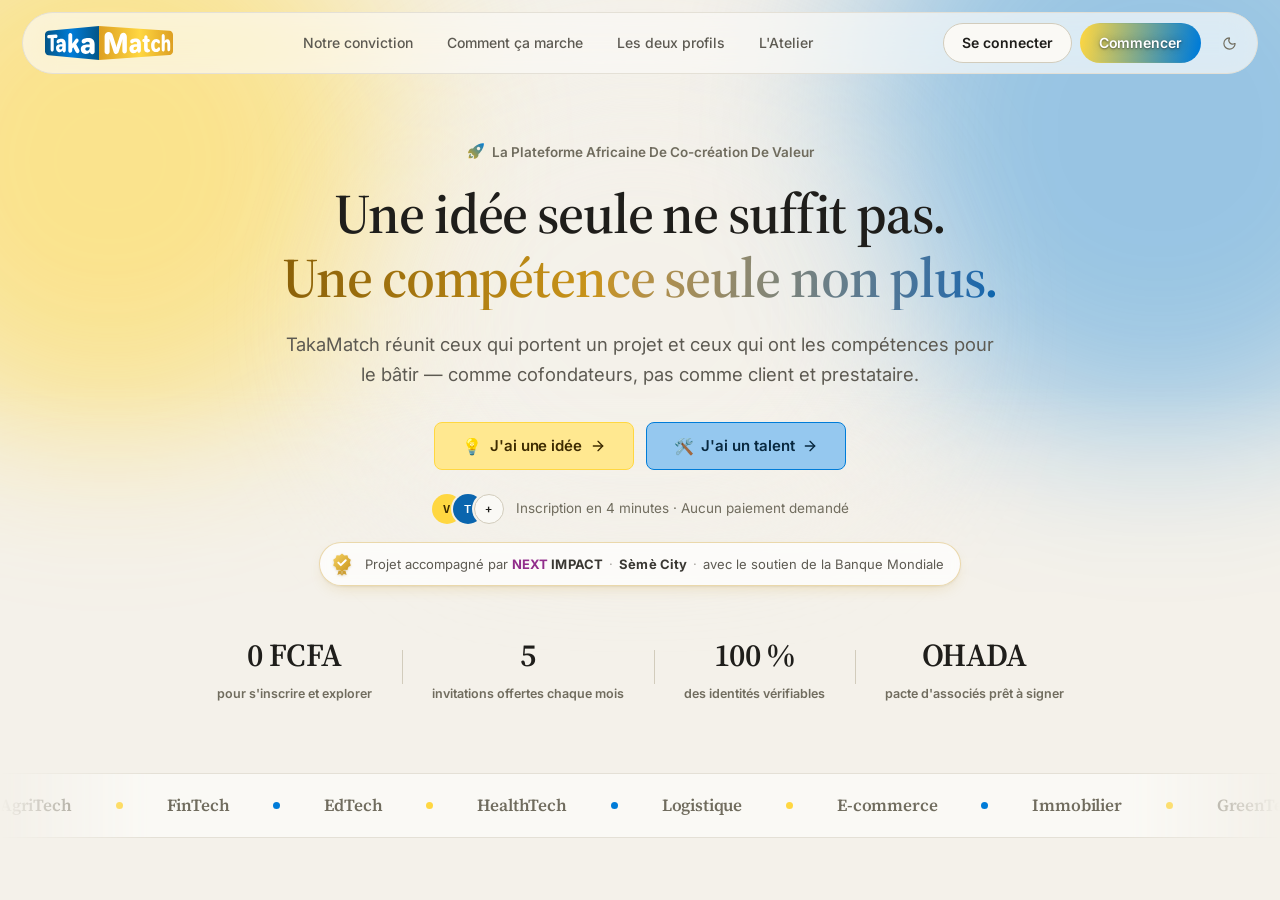
<file: index.html>
<!doctype html>
<html lang="fr" data-page="site">
<head>
<meta charset="utf-8">
<meta name="viewport" content="width=device-width,initial-scale=1,viewport-fit=cover">
<title>TakaMatch — la plateforme de cofondation pour l'Afrique de l'Ouest</title>
<meta name="description" content="TakaMatch réunit ceux qui portent un projet et ceux qui ont les compétences pour le bâtir — comme cofondateurs, pas comme client et prestataire.">
<meta name="theme-color" content="#F4F1EA" media="(prefers-color-scheme: light)">
<meta name="theme-color" content="#1A1815" media="(prefers-color-scheme: dark)">
<meta property="og:title" content="TakaMatch — Connecter, co-créer, impacter">
<meta property="og:description" content="La plateforme de cofondation pour l'Afrique de l'Ouest. Une idée seule ne suffit pas ; une compétence seule non plus.">
<meta property="og:type" content="website">
<link rel="icon" type="image/svg+xml" href="assets/icons/favicon.svg">
<link rel="canonical" href="https://takamatch.com/">
<meta property="og:url" content="https://takamatch.com/">
<meta property="og:site_name" content="TakaMatch">
<meta property="og:locale" content="fr_FR">
<meta property="og:image" content="https://takamatch.com/assets/images/og-takamatch.png">
<meta property="og:image:width" content="1200">
<meta property="og:image:height" content="630">
<meta property="og:image:alt" content="TakaMatch : une idée seule ne suffit pas, une compétence seule non plus.">
<meta name="twitter:card" content="summary_large_image">
<link rel="manifest" href="/manifest.webmanifest">
<link rel="apple-touch-icon" href="/assets/icons/apple-touch-icon.png">
<script data-goatcounter="https://takamatch.goatcounter.com/count" async src="https://gc.zgo.at/count.js"></script>
<link rel="preconnect" href="https://fonts.googleapis.com">
<link rel="preconnect" href="https://fonts.gstatic.com" crossorigin>
<link rel="preload" as="style" href="https://fonts.googleapis.com/css2?family=Source+Serif+4:opsz,wght@8..60,400;8..60,500;8..60,600&family=Inter:wght@400;500;600;700&family=IBM+Plex+Mono:wght@500;600&display=swap" onload="this.onload=null;this.rel='stylesheet'"><noscript><link rel="stylesheet" href="https://fonts.googleapis.com/css2?family=Source+Serif+4:opsz,wght@8..60,400;8..60,500;8..60,600&family=Inter:wght@400;500;600;700&family=IBM+Plex+Mono:wght@500;600&display=swap"></noscript>
<!-- ============================================================
     TMGuard — filet de sécurité commun à toutes les pages TakaMatch
     · écran de chargement tant que la page n'est pas prête
     · message clair si la page plante (au lieu d'un écran blanc)
     · bandeau hors connexion
     · TMGuard.fetch : délai maximum, nouvelles tentatives, messages lisibles
     Pour brancher un outil de suivi d'erreurs plus tard (Sentry…) :
     TMGuard.onError = err => { ... }
     ============================================================ -->
<link rel="stylesheet" href="css/variables.css?v=20261009b">
<link rel="stylesheet" href="css/base.css?v=20261009b">
<link rel="stylesheet" href="css/components.css?v=20261108b">
<link rel="stylesheet" href="css/pages/vitrine.css?v=20261104b">
<script src="js/main.js?v=20261104a"></script>
<script src="js/morph.js?v=20261020a"></script>
<script src="js/supabase.js?v=20261107b"></script>
<script src="js/perf.js?v=20261108a" defer></script>
<script src="js/maintenance.js?v=20261020-lucide"></script>
<script src="js/prix.js?v=20261106z"></script>
<script src="js/pay-icons.js?v=20261014a"></script>
</head>
<body>
<div class="tmg-boot" id="tmgBoot" role="status" aria-live="polite"><div class="tmg-in"><span class="tmg-spin" aria-hidden="true"></span><p>Chargement de TakaMatch…</p></div></div>

<div id="site" class="site scroll"></div>
<div class="ov" id="ov" hidden><div class="ov-bg" data-act="ov-close"></div><div class="ov-win" role="dialog" aria-modal="true" aria-label="Fenêtre"></div></div>
<div class="toasts" id="toasts" aria-live="polite"></div>

<script src="js/pages/vitrine.js?v=20261106z"></script>
</body>
</html>
</file>
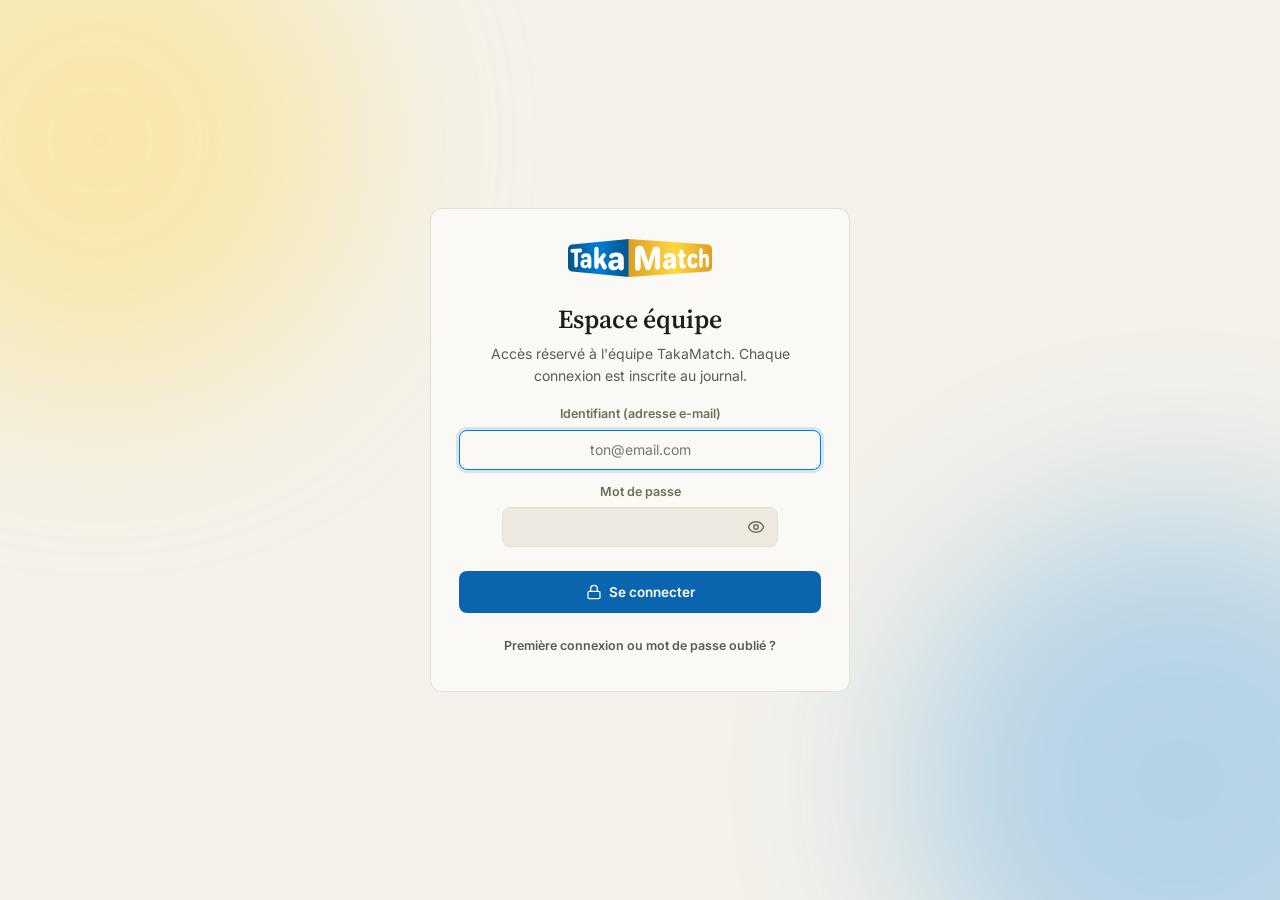
<file: admin.html>
<!doctype html>
<html lang="fr">
<head>
<meta charset="utf-8">
<meta name="viewport" content="width=device-width,initial-scale=1,viewport-fit=cover">
<meta name="robots" content="noindex,nofollow">
<title>TakaMatch — Espace équipe</title>
<link rel="icon" type="image/svg+xml" href="[data-uri]">
<link rel="preconnect" href="https://fonts.googleapis.com"><link rel="preconnect" href="https://fonts.gstatic.com" crossorigin>
<link rel="preload" as="style" href="https://fonts.googleapis.com/css2?family=Source+Serif+4:opsz,wght@8..60,400;8..60,500;8..60,600&family=Inter:wght@400;500;600;700&family=IBM+Plex+Mono:wght@500;600&display=swap" onload="this.onload=null;this.rel='stylesheet'"><noscript><link rel="stylesheet" href="https://fonts.googleapis.com/css2?family=Source+Serif+4:opsz,wght@8..60,400;8..60,500;8..60,600&family=Inter:wght@400;500;600;700&family=IBM+Plex+Mono:wght@500;600&display=swap"></noscript>
<style>
:root{
  /* Neutres chauds — DESIGN.md §3 */
  --ground:#F4F1EA; --surface:#FAF9F5; --surface-2:#F2EFE7; --surface-3:#EDE9E0;
  --line:#E4E0D6; --line-strong:#D2CCBC;
  /* Les deux encres secondaires ont été assombries : à #8A8579 le texte
     tertiaire ne donnait que 3,4:1 sur le papier — sous le seuil AA. */
  --ink:#1F1E1B; --ink-2:#5D5A52; --ink-3:#706C5E; --ink-4:#8C8779;

  /* Ombres : réservées aux calques flottants. Les cartes se posent
     sur un filet, pas sur une ombre (DESIGN.md §6). */
  --shadow-1:none;
  --shadow-2:0 1px 2px rgba(31,30,27,.05),0 8px 20px -10px rgba(31,30,27,.14);
  --shadow-3:0 4px 10px -4px rgba(31,30,27,.10),0 22px 48px -16px rgba(31,30,27,.26);
  --shadow-pop:0 10px 30px -10px rgba(31,30,27,.30);

  /* Marque — les deux 500 sont vos hex d'origine, intacts.
     Les paliers voisins sont retendus pour tenir sur le papier. */
  --tal-50:#EAF0F6; --tal-100:#DAE6F1; --tal-200:#BCD3E8; --tal-300:#8DB7DC;
  --tal-500:#007CD8; --tal-600:#0A65AE; --tal-700:#0A5C99; --tal-800:#083F69;
  --vis-50:#F7F1DD; --vis-100:#F2E6BE; --vis-200:#EBD694; --vis-300:#E3C258;
  --vis-500:#FFD741; --vis-600:#C9941A; --vis-700:#8A6008; --vis-800:#5E4106;

  /* Sémantique — DESIGN.md §3, jamais confondue avec l'accent */
  --ok:#4B7F52; --ok-bg:#E8EFE5; --ok-ink:#3A6640;
  /* Encre posée sur un aplat sémantique plein (pastille de compteur). */
  --on-bad:#fff;
  --warn:#B07D2E; --warn-bg:#F5EDDC; --warn-ink:#7D5715;
  --bad:#B54A3F; --bad-bg:#F4E5E1; --bad-ink:#93372E;

  /* Rayons — DESIGN.md §5 : courts et constants, 6 à 10 px.
     Au-delà de 12 px seulement pour les grands calques. */
  --r-xs:4px; --r-sm:6px; --r-md:8px; --r-lg:10px; --r-xl:12px; --r-2xl:16px; --r-pill:999px;

  /* Espacement — base 8 (DESIGN.md §5) */
  --s1:8px; --s2:16px; --s3:24px; --s4:32px; --s5:48px; --s6:64px; --s7:96px;

  --ease:cubic-bezier(.22,1,.36,1); --ease-in:cubic-bezier(.4,0,1,1);
  --t-fast:.13s; --t:.22s; --t-slow:.38s;
  --sans:"Inter",-apple-system,BlinkMacSystemFont,"Segoe UI",Roboto,sans-serif;
  --disp:"Source Serif 4",Georgia,"Times New Roman",serif;
  --mono:"IBM Plex Mono",ui-monospace,SFMono-Regular,Menlo,monospace;

  /* Accent par défaut = Talent */
  --a-50:var(--tal-50); --a-100:var(--tal-100); --a-200:var(--tal-200); --a-300:var(--tal-300);
  --a-500:var(--tal-500); --a-600:var(--tal-600); --a-700:var(--tal-700);
  --a-on:#fff;
  --a-edge:var(--tal-600);
  --a-glow:rgba(0,124,216,.18);
  /* Couleur « de l'autre » : un Talent voit ses interlocuteurs en or,
     un Visionnaire les voit en bleu. La conversation garde deux voix. */
  --o-50:var(--vis-50); --o-100:var(--vis-100); --o-700:var(--vis-700);
}
:root[data-role="vis"]{
  --a-50:var(--vis-50); --a-100:var(--vis-100); --a-200:var(--vis-200); --a-300:var(--vis-300);
  --a-500:var(--vis-500); --a-600:var(--vis-500); --a-700:var(--vis-700);
  --a-on:#4A3500;              /* encre sombre sur l'or : 11:1 au lieu de 1,6:1 */
  --a-edge:var(--vis-600);     /* l'or sur papier crème a besoin d'un filet */
  --a-glow:rgba(201,148,26,.22);
  --o-50:var(--tal-50); --o-100:var(--tal-100); --o-700:var(--tal-700);
}

/* Thème sombre : le pendant nocturne du papier, pas un inverse mécanique. */
@media (prefers-color-scheme:dark){
  :root:not([data-theme="light"]){
    --ground:#1A1815; --surface:#22201C; --surface-2:#282521; --surface-3:#302C27;
    --line:#37332D; --line-strong:#4A453D;
    --ink:#F2EFE8; --ink-2:#BDB7AC; --ink-3:#A49E92; --ink-4:#8B857A;
    --shadow-2:0 1px 2px rgba(0,0,0,.4),0 8px 20px -10px rgba(0,0,0,.6);
    --shadow-3:0 4px 10px -4px rgba(0,0,0,.45),0 22px 48px -16px rgba(0,0,0,.7);
    --shadow-pop:0 10px 30px -10px rgba(0,0,0,.65);
    --tal-50:#14252F; --tal-100:#1A3244; --tal-200:#25475F; --tal-300:#3A6E92;
    --tal-500:#3FA3EE; --tal-600:#5CB4F5; --tal-700:#9CD1FA;
    --vis-50:#2A2308; --vis-100:#3B300C; --vis-200:#514111; --vis-300:#735C17;
    --vis-500:#FFD741; --vis-600:#FFD741; --vis-700:#F0CE6F;
    --ok:#7FA886; --ok-bg:#1C2A1E; --ok-ink:#9DC2A3;
    --warn:#D2A44E; --warn-bg:#2C2312; --warn-ink:#E0BC77;
    --bad:#D4796D; --bad-bg:#2E1B18; --bad-ink:#E5A196; --on-bad:#2E1512;
    --a-on:#08283F;
    --a-edge:var(--tal-600);
  }
  :root:not([data-theme="light"])[data-role="vis"]{ --a-on:#2A2308; --a-edge:var(--vis-300); }
}
:root[data-theme="dark"]{
  --ground:#1A1815; --surface:#22201C; --surface-2:#282521; --surface-3:#302C27;
  --line:#37332D; --line-strong:#4A453D;
  --ink:#F2EFE8; --ink-2:#BDB7AC; --ink-3:#A49E92; --ink-4:#8B857A;
  --shadow-2:0 1px 2px rgba(0,0,0,.4),0 8px 20px -10px rgba(0,0,0,.6);
  --shadow-3:0 4px 10px -4px rgba(0,0,0,.45),0 22px 48px -16px rgba(0,0,0,.7);
  --shadow-pop:0 10px 30px -10px rgba(0,0,0,.65);
  --tal-50:#14252F; --tal-100:#1A3244; --tal-200:#25475F; --tal-300:#3A6E92;
  --tal-500:#3FA3EE; --tal-600:#5CB4F5; --tal-700:#9CD1FA;
  --vis-50:#2A2308; --vis-100:#3B300C; --vis-200:#514111; --vis-300:#735C17;
  --vis-500:#FFD741; --vis-600:#FFD741; --vis-700:#F0CE6F;
  --ok:#7FA886; --ok-bg:#1C2A1E; --ok-ink:#9DC2A3;
  --warn:#D2A44E; --warn-bg:#2C2312; --warn-ink:#E0BC77;
  --bad:#D4796D; --bad-bg:#2E1B18; --bad-ink:#E5A196; --on-bad:#2E1512;
  --a-on:#08283F;
  --a-edge:var(--tal-600);
}
:root[data-theme="dark"][data-role="vis"]{ --a-on:#2A2308; --a-edge:var(--vis-300); }

*,*::before,*::after{box-sizing:border-box}
body{
  margin:0; background:var(--ground); color:var(--ink);
  font-family:var(--sans); font-size:15px; line-height:1.6;
  -webkit-font-smoothing:antialiased; text-rendering:optimizeLegibility;
}

*,*::before,*::after{box-sizing:border-box}
html,body{height:100%;margin:0}
body{background:var(--ground);color:var(--ink);font-family:var(--sans);font-size:14px;line-height:1.55;-webkit-font-smoothing:antialiased}
button,input,select,textarea{font:inherit;color:inherit}
button{cursor:pointer;background:none;border:0;padding:0}
a{color:var(--tal-600)}
h1,h2,h3{font-family:var(--disp);font-weight:600;margin:0;letter-spacing:-.005em}
[hidden]{display:none!important}
.ic{width:18px;height:18px;flex:0 0 auto}
.mono{font-family:var(--mono)}
.tnum{font-variant-numeric:tabular-nums}
:focus-visible{outline:2px solid var(--tal-500);outline-offset:2px}

/* Boutons */
.btn{display:inline-flex;align-items:center;justify-content:center;gap:7px;height:38px;padding:0 15px;border-radius:var(--r-md);font-weight:600;font-size:13.5px;white-space:nowrap;transition:background var(--t-fast),border-color var(--t-fast),filter var(--t-fast)}
.btn .ic{width:16px;height:16px}
.btn-sm{height:32px;padding:0 11px;font-size:12.5px}
.btn-a{background:var(--tal-600);color:#fff}
.btn-a:hover{filter:brightness(1.07)}
.btn-ghost{border:1px solid var(--line-strong);background:var(--surface)}
.btn-ghost:hover{background:var(--surface-2)}
.btn-quiet{color:var(--ink-2)}
.btn-quiet:hover{background:var(--surface-3)}
.btn-ok{background:var(--ok);color:#fff}
.btn-warn{background:var(--warn-bg);color:var(--warn-ink);border:1px solid color-mix(in srgb,var(--warn) 40%,transparent)}
.btn-bad{background:var(--bad);color:#fff}
.btn-bad-ghost{border:1px solid color-mix(in srgb,var(--bad) 45%,transparent);color:var(--bad-ink);background:var(--surface)}
.btn:disabled{opacity:.45;cursor:not-allowed;filter:none}
.btn-block{width:100%}
.iconbtn{width:36px;height:36px;border-radius:var(--r-md);display:grid;place-items:center;color:var(--ink-2)}
.iconbtn:hover{background:var(--surface-3);color:var(--ink)}
.lnk{color:var(--tal-600);font-weight:600;text-decoration:underline;text-underline-offset:2px}

/* Champs */
.field{display:flex;flex-direction:column;gap:6px}
.field > label,.lbl{font-size:12.5px;font-weight:600;color:var(--ink-3)}
.inp{height:40px;border:1px solid var(--line);background:var(--surface-3);border-radius:var(--r-md);padding:0 12px;width:100%;outline:none;transition:border-color var(--t-fast),box-shadow var(--t-fast)}
textarea.inp{height:auto;min-height:84px;padding:10px 12px;resize:vertical;line-height:1.5}
.inp:focus{border-color:var(--tal-500);box-shadow:0 0 0 3px rgba(0,124,216,.15);background:var(--surface)}
select.inp{padding-right:28px}
.hint{font-size:12.5px;color:var(--ink-3)}
.err{font-size:13px;color:var(--bad-ink);background:var(--bad-bg);padding:9px 12px;border-radius:var(--r-md)}
.check{display:flex;align-items:flex-start;gap:10px;padding:9px 10px;border-radius:var(--r-md);cursor:pointer}
.check:hover{background:var(--surface-2)}
.check input{width:17px;height:17px;margin-top:2px;accent-color:var(--ok)}

/* Jetons */
.chip{display:inline-flex;align-items:center;gap:5px;height:22px;padding:0 8px;border-radius:var(--r-pill);font-size:11.5px;font-weight:600;background:var(--surface-3);color:var(--ink-2);white-space:nowrap}
.chip .ic{width:12px;height:12px}
.c-ok{background:var(--ok-bg);color:var(--ok-ink)}
.c-warn{background:var(--warn-bg);color:var(--warn-ink)}
.c-bad{background:var(--bad-bg);color:var(--bad-ink)}
.c-tal{background:var(--tal-50);color:var(--tal-700)}
.c-vis{background:var(--vis-50);color:var(--vis-700)}
.c-ink{background:var(--ink);color:var(--ground)}
.handle{font-family:var(--mono);font-size:12px;background:#15130F;color:#fff;padding:2px 7px;border-radius:var(--r-sm)}
.vbadge{display:inline-flex;align-items:center;gap:4px;font-size:12px;font-weight:600;white-space:nowrap}
.vbadge svg{width:15px;height:15px}
.vb-tal svg{fill:#007CD8}.vb-tal span{color:var(--tal-700)}
.vb-vis svg{fill:#E2A70F}.vb-vis span{color:var(--vis-700)}
.vb-off svg{fill:#D3CEC3}.vb-off span{color:var(--ink-3);font-weight:500}
:root[data-theme="dark"] .vb-tal svg{fill:#3FA3EE}:root[data-theme="dark"] .vb-vis svg{fill:#FFD741}:root[data-theme="dark"] .vb-off svg{fill:#4F4A42}
:root[data-theme="dark"] .handle{box-shadow:inset 0 0 0 1px rgba(255,255,255,.18)}

/* Cartes et grilles */
.card{background:var(--surface);border:1px solid var(--line);border-radius:var(--r-xl)}
.card-pad{padding:18px}
.grid{display:grid;gap:14px}
.g4{grid-template-columns:repeat(4,minmax(0,1fr))}
.g3{grid-template-columns:repeat(3,minmax(0,1fr))}
.g2{grid-template-columns:repeat(2,minmax(0,1fr))}
.g-split{grid-template-columns:minmax(0,1.3fr) minmax(0,1fr)}
.row{display:flex;align-items:center;gap:10px}
.col{display:flex;flex-direction:column;gap:12px}
.grow{flex:1;min-width:0}
.sec-t{display:flex;align-items:center;justify-content:space-between;gap:10px;margin-bottom:12px}
.sec-t h3{font-size:17px}
.kpi .k{display:flex;align-items:center;gap:7px;font-size:12.5px;color:var(--ink-3);font-weight:600}
.kpi .k .ic{width:15px;height:15px}
.kpi .v{font-family:var(--disp);font-size:30px;font-weight:600;line-height:1.15;margin-top:6px}
.kpi .d{font-size:12.5px;color:var(--ink-3);margin-top:2px}
.kpi .d.up{color:var(--ok-ink)}
.todo{display:flex;align-items:center;gap:12px;padding:12px 14px;border-radius:var(--r-lg);border:1px solid var(--line);background:var(--surface);text-align:left;width:100%}
.todo:hover{border-color:var(--line-strong);background:var(--surface-2)}
.todo .n{font-family:var(--disp);font-size:24px;font-weight:600;min-width:34px}
.todo.hot .n{color:var(--bad-ink)}

/* Coquille */
.demo-note{display:flex;gap:10px;align-items:flex-start;padding:12px 14px;margin-bottom:16px;border-radius:12px;background:var(--warn-bg,#F6EDD3);color:var(--warn-ink,#7A5A12);font-size:13.5px;line-height:1.5}
.demo-note svg{flex:0 0 auto;margin-top:1px}
.login{min-height:100vh;display:grid;place-items:center;padding:24px;position:relative;overflow:hidden}
.login::before,.login::after{content:"";position:absolute;border-radius:50%;filter:blur(90px);z-index:0}
.login::before{width:520px;height:520px;background:var(--vis-500);opacity:.35;left:-160px;top:-120px}
.login::after{width:560px;height:560px;background:var(--tal-500);opacity:.25;right:-180px;bottom:-160px}
.login-c{position:relative;z-index:1;width:min(420px,100%);padding:30px 28px}
.pw-w{position:relative}.pw-w .inp{padding-right:44px}
.pw-eye{position:absolute;right:4px;top:50%;transform:translateY(-50%);width:36px;height:36px;display:grid;place-items:center;border:0;background:none;color:var(--ink-3);border-radius:8px;cursor:pointer}
.pw-eye:hover,.pw-eye.on{color:var(--ink)}.pw-eye svg{width:18px;height:18px}
.pw-rules{list-style:none;margin:0;padding:0;display:grid;gap:4px;font-size:13px;color:var(--ink-3)}
.pw-rules li{display:flex;gap:8px;align-items:center}.pw-rules li span{width:14px;text-align:center}
.pw-rules li.ok{color:var(--ok-ink)}
.splash{position:relative;z-index:1;display:grid;justify-items:center;gap:18px}
.splash .logo{height:40px}
.splash .spin{width:22px;height:22px;border-radius:50%;border:2.5px solid var(--line);border-top-color:var(--ink-2);animation:tmgSpin .8s linear infinite}
.sr{position:absolute;width:1px;height:1px;overflow:hidden;clip:rect(0 0 0 0)}
.login-c .logo{height:38px;margin:0 auto 22px;display:block}
.login-c{text-align:center}
.login-c .field{align-items:center}
.login-c .field .inp{text-align:center}
.top{position:sticky;top:0;z-index:20;height:60px;display:flex;align-items:center;gap:14px;padding:0 18px;background:var(--surface);border-bottom:1px solid var(--line)}
.top .logo{height:28px}
.staff-chip{font-size:12px;font-weight:500;color:var(--ink);text-transform:uppercase;letter-spacing:.32em;margin-left:-2px;line-height:1;white-space:nowrap}
.gsearch{position:relative;width:min(380px,40vw)}
.gsearch .inp{height:36px;padding-left:34px}
.gsearch .ic{position:absolute;left:10px;top:9px;color:var(--ink-3)}
.gres{position:absolute;top:42px;left:0;right:0;background:var(--surface);border:1px solid var(--line);border-radius:var(--r-lg);box-shadow:var(--shadow-3);padding:6px;z-index:30;max-height:360px;overflow:auto}
.gres button{display:flex;width:100%;gap:10px;align-items:center;padding:8px;border-radius:var(--r-md);text-align:left}
.gres button:hover,.gres button.on{background:var(--surface-2)}
.live{display:inline-flex;align-items:center;gap:7px;font-size:12px;color:var(--ink-3);font-weight:600;white-space:nowrap;flex:none}
.live i{flex:none;width:8px;height:8px;min-width:8px;border-radius:50%;background:var(--ok);box-shadow:0 0 0 0 rgba(75,127,82,.5)}
.live.pulse i{animation:pulse 1.2s 2}
@keyframes pulse{0%{box-shadow:0 0 0 0 rgba(75,127,82,.6)}100%{box-shadow:0 0 0 10px rgba(75,127,82,0)}}
.me-btn{display:flex;align-items:center;gap:9px;padding:4px 8px 4px 4px;border-radius:var(--r-pill);border:1px solid var(--line)}
.me-btn:hover{background:var(--surface-2)}
.shell{display:grid;grid-template-columns:236px minmax(0,1fr);min-height:calc(100% - 60px)}
.side{border-right:1px solid var(--line);padding:14px 10px;display:flex;flex-direction:column;gap:2px;background:var(--ground);position:sticky;top:60px;height:calc(100vh - 60px);overflow:auto}
.side .grp{font-size:11.5px;font-weight:700;color:var(--ink-4);padding:14px 10px 6px}
.nav{display:flex;align-items:center;gap:10px;padding:8px 10px;border-radius:var(--r-md);color:var(--ink-2);font-weight:500;text-align:left;width:100%}
.nav:hover{background:var(--surface-3);color:var(--ink)}
.nav.on{background:var(--surface);color:var(--ink);font-weight:600;box-shadow:inset 0 0 0 1px var(--line)}
.nav .cnt{margin-left:auto;min-width:20px;height:20px;padding:0 6px;border-radius:99px;background:var(--bad);color:#fff;font-size:11px;font-weight:700;display:grid;place-items:center}
.nav .cnt.soft{background:var(--surface-3);color:var(--ink-2)}
.side .foot{margin-top:auto;padding:12px 10px 4px;font-size:11.5px;color:var(--ink-3);line-height:1.5}
.main{padding:24px 28px 60px;min-width:0}
.wrap{max-width:1240px;margin:0 auto}
.page-h{display:flex;align-items:flex-end;gap:16px;margin-bottom:20px;flex-wrap:wrap}
.page-h h1{font-size:28px;line-height:1.2}
.page-h p{color:var(--ink-2);margin:4px 0 0}
.page-h .acts{margin-left:auto;display:flex;gap:8px;flex-wrap:wrap}
.tabs{display:flex;gap:4px;border-bottom:1px solid var(--line);margin-bottom:14px;overflow-x:auto}
.tabs button{padding:9px 12px;font-weight:600;color:var(--ink-3);border-bottom:2px solid transparent;margin-bottom:-1px;white-space:nowrap;display:flex;align-items:center;gap:6px}
.tabs button.on{color:var(--ink);border-color:var(--ink)}
.tabs .n{font-size:11px;background:var(--surface-3);border-radius:99px;padding:1px 7px;color:var(--ink-2)}
.bar{display:flex;gap:8px;flex-wrap:wrap;margin-bottom:12px}
.bar .inp{height:36px;width:auto}
.bar .q{flex:1;min-width:200px}

/* Tableaux */
.tbl-w{overflow-x:auto;border:1px solid var(--line);border-radius:var(--r-xl);background:var(--surface)}
table{border-collapse:collapse;width:100%;font-size:13px}
th{text-align:left;font-size:12px;color:var(--ink-3);font-weight:600;padding:10px 12px;border-bottom:1px solid var(--line);white-space:nowrap;background:var(--surface-2)}
td{padding:10px 12px;border-bottom:1px solid var(--line);vertical-align:middle}
tr:last-child td{border-bottom:0}
tbody tr.click{cursor:pointer}
tbody tr.click:hover td{background:var(--surface-2)}
tr.fresh td{background:color-mix(in srgb,var(--tal-50) 70%,transparent)}
.who{display:flex;align-items:center;gap:10px;min-width:0}
.who b{display:block;font-weight:600;white-space:nowrap;overflow:hidden;text-overflow:ellipsis}
.who small{display:block;color:var(--ink-3);font-size:12px}
.av{width:32px;height:32px;border-radius:50%;display:grid;place-items:center;font-weight:700;font-size:12px;flex:0 0 auto;background:var(--tal-100);color:var(--tal-700);background-size:cover;background-position:center}
.av.vis{background-color:var(--vis-100);color:var(--vis-700)}
.av.staff{background:var(--ink);color:var(--ground)}
.av-lg{width:56px;height:56px;font-size:18px}
.empty{padding:40px 20px;text-align:center;color:var(--ink-3)}
.empty b{display:block;font-family:var(--disp);font-size:18px;color:var(--ink);margin-bottom:4px}
.prog{height:6px;border-radius:6px;background:var(--surface-3);overflow:hidden;width:90px}
.prog i{display:block;height:100%;background:var(--ok)}

/* Panneau latéral et fenêtres */
.drawer-bg,.modal-bg{position:fixed;inset:0;background:rgba(20,18,15,.42);z-index:60;animation:fade .2s both}
.drawer{position:fixed;top:0;right:0;bottom:0;width:min(640px,100vw);background:var(--surface);z-index:61;box-shadow:var(--shadow-3);display:flex;flex-direction:column;animation:slide .26s var(--ease) both}
.drawer.wide{width:min(980px,100vw)}
@keyframes slide{from{transform:translateX(30px);opacity:0}to{transform:none;opacity:1}}
@keyframes fade{from{opacity:0}to{opacity:1}}
.dr-h{display:flex;align-items:center;gap:12px;padding:16px 20px;border-bottom:1px solid var(--line)}
.dr-h h2{font-size:20px}
.dr-b{flex:1;overflow:auto;padding:18px 20px 30px}
.dr-f{border-top:1px solid var(--line);padding:12px 20px;display:flex;gap:8px;flex-wrap:wrap;background:var(--surface-2)}
.dsec{margin-bottom:20px}
.dsec > .lbl{margin-bottom:8px;display:block}
.kv{display:grid;grid-template-columns:150px minmax(0,1fr);gap:7px 12px;font-size:13.5px}
.kv dt{color:var(--ink-3)}
.kv dd{margin:0;display:flex;align-items:center;gap:8px;min-width:0;word-break:break-word}
.modal{position:fixed;z-index:71;left:50%;top:50%;transform:translate(-50%,-50%);width:min(520px,calc(100vw - 24px));max-height:calc(100vh - 40px);overflow:auto;background:var(--surface);border-radius:var(--r-2xl);box-shadow:var(--shadow-3);padding:22px;animation:pop .22s var(--ease) both}
.modal-bg{z-index:70}
@keyframes pop{from{opacity:0;transform:translate(-50%,-46%)}to{opacity:1;transform:translate(-50%,-50%)}}
.modal h2{font-size:21px;margin-bottom:8px}
.modal p{color:var(--ink-2);margin:0 0 12px}
.modal .acts{display:flex;justify-content:flex-end;gap:8px;margin-top:16px}
.docs{display:grid;grid-template-columns:repeat(2,minmax(0,1fr));gap:12px}
.doc{border:1px solid var(--line);border-radius:var(--r-lg);overflow:hidden;background:var(--surface-2)}
.doc img{display:block;width:100%;height:210px;object-fit:contain;background:#E9E5DB;cursor:zoom-in}
.doc .cap{padding:8px 10px;font-size:12.5px;color:var(--ink-2);display:flex;justify-content:space-between}
.zoom{position:fixed;inset:0;z-index:90;background:rgba(10,9,8,.86);display:grid;place-items:center;padding:20px;cursor:zoom-out}
.zoom img{max-width:100%;max-height:100%;border-radius:8px}
.timeline{display:flex;flex-direction:column;gap:10px}
.timeline .it{display:flex;gap:10px;font-size:13px}
.timeline .it i{width:8px;height:8px;border-radius:50%;background:var(--line-strong);margin-top:7px;flex:0 0 auto}
.timeline .it span{color:var(--ink-3);font-size:12px}
.note-box{background:var(--surface-2);border:1px solid var(--line);border-radius:var(--r-lg);padding:12px 14px;font-size:13px;color:var(--ink-2)}
.note-box.warn{background:var(--warn-bg);border-color:transparent;color:var(--warn-ink)}
.note-box.bad{background:var(--bad-bg);border-color:transparent;color:var(--bad-ink)}
.chat{display:flex;flex-direction:column;gap:8px;background:var(--surface-2);border:1px solid var(--line);border-radius:var(--r-lg);padding:14px;max-height:360px;overflow:auto}
.bub{max-width:80%;padding:8px 11px;border-radius:12px;font-size:13px;background:var(--surface);border:1px solid var(--line)}
.bub.r{align-self:flex-end;background:var(--tal-50);border-color:transparent}
.bub small{display:block;font-size:11px;color:var(--ink-3);margin-bottom:2px;font-weight:600}
.bub.flag{border-color:var(--bad);background:var(--bad-bg)}
.locked{display:flex;align-items:center;gap:12px;padding:14px;border:1px dashed var(--line-strong);border-radius:var(--r-lg);color:var(--ink-2);font-size:13px}
.split{display:grid;grid-template-columns:340px minmax(0,1fr);gap:0;border:1px solid var(--line);border-radius:var(--r-xl);background:var(--surface);overflow:hidden;min-height:540px}
.split .list{border-right:1px solid var(--line);overflow:auto;max-height:640px}
.split .list button{display:block;width:100%;text-align:left;padding:12px 14px;border-bottom:1px solid var(--line)}
.split .list button:hover{background:var(--surface-2)}
.split .list button.on{background:var(--tal-50)}
.split .pane{display:flex;flex-direction:column;min-width:0}
.hbars{display:flex;flex-direction:column;gap:9px}
.hbar{display:grid;grid-template-columns:170px minmax(0,1fr) 92px;gap:10px;align-items:center;font-size:13px}
.hbar .t{height:10px;border-radius:5px;background:var(--surface-3);overflow:hidden}
.hbar .t i{display:block;height:100%;border-radius:5px}
/* Icônes des moyens de paiement (js/pay-icons.js) */
.pay-icons{display:inline-flex;align-items:center;flex-wrap:wrap;gap:6px 12px;vertical-align:middle}
.pay-grp,.pay-pair{display:inline-flex;align-items:center}
.pay-ico{display:block;flex:0 0 auto;border-radius:50%}
.pay-grp > .pay-ico + .pay-ico,.pay-pair > .pay-ico + .pay-ico{margin-left:-5px}
.pay-txt{display:inline-flex;align-items:center;padding:2px 7px;border-radius:4px;font-size:11px;font-weight:700;background:#eee;color:#333}
.pay-txt.airtel{background:#ED1C24;color:#fff}
.pay-op{display:inline-flex;align-items:center;gap:7px;white-space:nowrap}
.pay-op .pay-txt{display:none}
.legend{display:flex;gap:14px;font-size:12px;color:var(--ink-3)}
.legend i{display:inline-block;width:10px;height:10px;border-radius:3px;margin-right:5px;vertical-align:-1px}
.matrix td,.matrix th{text-align:center}
.matrix td:first-child,.matrix th:first-child{text-align:left}
.toasts{position:fixed;bottom:18px;left:50%;transform:translateX(-50%);z-index:100;display:flex;flex-direction:column;gap:8px;align-items:center;pointer-events:none}
.toast{background:var(--ink);color:var(--ground);padding:10px 16px;border-radius:var(--r-md);font-size:13.5px;box-shadow:var(--shadow-3);display:flex;gap:9px;align-items:center;animation:pop2 .25s var(--ease) both}
.toast.bad{background:var(--bad)}
@keyframes pop2{from{opacity:0;transform:translateY(8px)}to{opacity:1;transform:none}}
.pop{position:absolute;right:16px;top:56px;background:var(--surface);border:1px solid var(--line);border-radius:var(--r-lg);box-shadow:var(--shadow-3);padding:6px;min-width:230px;z-index:40}
.pop button{display:flex;align-items:center;gap:9px;width:100%;padding:8px 10px;border-radius:var(--r-md);text-align:left}
.pop button:hover{background:var(--surface-2)}
.proto{font-size:12px;background:var(--warn-bg);color:var(--warn-ink);padding:8px 12px;border-radius:var(--r-md);margin-bottom:16px;display:flex;gap:8px;align-items:center}
.menu-btn{display:none}
@media (max-width:1100px){.g4{grid-template-columns:repeat(2,minmax(0,1fr))}}
@media (max-width:900px){
  .shell{grid-template-columns:minmax(0,1fr)}
  .side{position:fixed;left:0;top:60px;bottom:0;width:260px;z-index:50;transform:translateX(-100%);transition:transform .25s var(--ease);visibility:hidden;background:var(--surface);height:auto}
  .side.open{transform:none;visibility:visible;box-shadow:var(--shadow-3)}
  .menu-btn{display:grid}
  .main{padding:18px 14px 50px}
  .g3,.g2,.g-split{grid-template-columns:minmax(0,1fr)}
  .split{grid-template-columns:minmax(0,1fr)}
  .split .list{max-height:260px;border-right:0;border-bottom:1px solid var(--line)}
  .gsearch{display:none}
  .docs{grid-template-columns:minmax(0,1fr)}
  .kv{grid-template-columns:120px minmax(0,1fr)}
  .hbar{grid-template-columns:100px minmax(0,1fr) 80px}
}
@media (max-width:900px){.live span{display:none}}
@media (max-width:560px){.g4{grid-template-columns:minmax(0,1fr)}.live span{display:none}.staff-chip{font-size:10.5px;letter-spacing:.24em}.me-btn > span:last-child{display:none}.me-btn{padding:3px;border:0}.top{gap:8px;padding:0 10px}}
</style>
<!-- ============================================================
     TMGuard — filet de sécurité commun à toutes les pages TakaMatch
     · écran de chargement tant que la page n'est pas prête
     · message clair si la page plante (au lieu d'un écran blanc)
     · bandeau hors connexion
     · TMGuard.fetch : délai maximum, nouvelles tentatives, messages lisibles
     Pour brancher un outil de suivi d'erreurs plus tard (Sentry…) :
     TMGuard.onError = err => { ... }
     ============================================================ -->
<style id="tmg-css">
.tmg-boot{position:fixed;inset:0;z-index:2147483000;display:grid;place-items:center;padding:24px;background:#F4F1EA;color:#1F1E1B;font:500 14px/1.5 Inter,-apple-system,"Segoe UI",Roboto,sans-serif;text-align:center;opacity:0;animation:tmgIn .25s .18s forwards}
.tmg-boot.dark{background:#1A1815;color:#EDE9E0}
.tmg-boot.err{opacity:1;animation:none}
.tmg-boot[hidden],.tmg-bar[hidden]{display:none}
.tmg-in{max-width:380px;display:grid;justify-items:center;gap:12px;text-align:center}
.tmg-spin{width:34px;height:34px;border-radius:50%;border:3px solid rgba(0,124,216,.18);border-top-color:#007CD8;border-right-color:#FFD741;animation:tmgSpin .8s linear infinite}
.tmg-in h2{margin:0;font:600 20px/1.3 "Source Serif 4",Georgia,serif}
.tmg-in p{margin:0;opacity:.78}
.tmg-btn{appearance:none;border:0;border-radius:8px;padding:10px 16px;font:600 14px/1 Inter,-apple-system,"Segoe UI",sans-serif;background:#007CD8;color:#fff;cursor:pointer}
.tmg-btn.ghost{background:transparent;color:inherit;box-shadow:inset 0 0 0 1px rgba(127,120,105,.45)}
.tmg-btn:focus-visible{outline:3px solid #FFD741;outline-offset:2px}
.tmg-in details{font-size:12px;opacity:.7;max-width:100%}
.tmg-in pre{white-space:pre-wrap;word-break:break-word;text-align:left;margin:6px 0 0;font:12px/1.4 ui-monospace,Menlo,monospace}
.tmg-bar{position:fixed;left:50%;top:12px;transform:translateX(-50%);z-index:2147483001;width:min(560px,calc(100vw - 24px));display:flex;align-items:center;gap:10px;padding:10px 12px 10px 14px;border-radius:10px;background:#F4E5E1;color:#93372E;font:500 13.5px/1.4 Inter,-apple-system,"Segoe UI",sans-serif;box-shadow:0 10px 30px -10px rgba(31,30,27,.35)}
.tmg-bar.off{background:#F5EDDC;color:#7D5715}
.tmg-bar span{flex:1}
.tmg-bar .tmg-btn{padding:7px 11px;font-size:13px;background:#93372E}
.tmg-bar.off .tmg-btn{display:none}
.tmg-bar .x{appearance:none;border:0;background:transparent;color:inherit;font-size:18px;line-height:1;cursor:pointer;padding:4px 6px}
@keyframes tmgIn{to{opacity:1}}
@keyframes tmgSpin{to{transform:rotate(360deg)}}
@media (prefers-reduced-motion:reduce){.tmg-boot{animation:none;opacity:1}.tmg-spin{animation-duration:2.4s}}
</style>
<script>
(function(){
  'use strict';
  var booted = false, failed = false, bar = null, errors = [];
  var G = window.TMGuard = {errors: errors, onError: null};

  function dark(){
    var t = document.documentElement.getAttribute('data-theme');
    if(!t){ try{ t = localStorage.getItem('tm-theme'); }catch(e){} }
    if(t === 'dark' || t === 'light') return t === 'dark';
    return !!(window.matchMedia && matchMedia('(prefers-color-scheme: dark)').matches);
  }
  function esc(s){ return String(s == null ? '' : s).replace(/[&<>"]/g, function(c){ return {'&':'&amp;','<':'&lt;','>':'&gt;','"':'&quot;'}[c]; }); }
  function boot(){ return document.getElementById('tmgBoot'); }

  /* Erreurs sans intérêt pour l'utilisateur. */
  function noise(msg){ return /ResizeObserver loop|^Script error\.?$/i.test(String(msg || '')); }

  function record(err, where){
    var e = {at: Date.now(), where: where || 'page', message: String((err && err.message) || err), stack: err && err.stack ? String(err.stack).slice(0, 2000) : ''};
    errors.push(e); if(errors.length > 20) errors.shift();
    try{ console.error('[TakaMatch]', where || '', err); }catch(_){}
    try{ if(typeof G.onError === 'function') G.onError(e); }catch(_){}
    return e;
  }

  /* Panneau « ça n'a pas marché » : remplace un écran blanc. */
  G.panel = function(err, title, text, actions){
    var e = err ? (err.message || String(err)) : '';
    return '<div class="tmg-in" role="alert"><h2>'+esc(title || 'Cette page n\'a pas pu s\'afficher')+'</h2>'
      + '<p>'+esc(text || 'Un problème technique nous empêche d\'afficher la page. Tes données ne sont pas perdues.')+'</p>'
      + '<div style="display:flex;gap:8px;flex-wrap:wrap;justify-content:center">'+(actions || '')
      + '<button class="tmg-btn" type="button" onclick="location.reload()">Recharger la page</button></div>'
      + (e ? '<details><summary>Détail technique</summary><pre>'+esc(e)+'</pre></details>' : '')+'</div>';
  };

  function showBar(msg, offline){
    if(!document.body) return;
    if(!bar){
      bar = document.createElement('div'); bar.className = 'tmg-bar'; bar.setAttribute('role', 'alert');
      bar.innerHTML = '<span></span><button class="tmg-btn" type="button">Recharger</button><button class="x" type="button" aria-label="Fermer">×</button>';
      bar.querySelector('.tmg-btn').onclick = function(){ location.reload(); };
      bar.querySelector('.x').onclick = function(){ bar.hidden = true; };
      document.body.appendChild(bar);
    }
    bar.classList.toggle('off', !!offline);
    bar.querySelector('span').textContent = msg;
    bar.hidden = false;
  }
  G.notify = function(msg){ showBar(msg, false); };
  /* Note une erreur déjà gérée par la page (sans afficher de bandeau). */
  G.log = function(err, where){ return record(err, where); };

  /* Une erreur avant la fin du chargement → panneau plein écran.
     Une erreur après → bandeau discret, la page reste utilisable. */
  G.crash = function(err, where){
    if(noise(err && err.message || err)) return;
    record(err, where);
    var b = boot();
    if(!booted && b){
      failed = true;
      b.hidden = false; b.className = 'tmg-boot err' + (dark() ? ' dark' : '');
      b.innerHTML = G.panel(err);
    } else {
      showBar('Oups, quelque chose n\'a pas marché. Ta dernière action n\'a peut-être pas été prise en compte.');
    }
  };
  window.addEventListener('error', function(ev){
    if(ev && ev.target && ev.target !== window) return;   /* image ou fichier manquant : géré localement */
    G.crash(ev.error || ev.message, 'erreur');
  });
  window.addEventListener('unhandledrejection', function(ev){ G.crash(ev.reason || 'Promesse rejetée', 'promesse'); });

  /* Fin du chargement : on retire l'écran d'attente, sauf si la page a planté. */
  G.ready = function(){
    if(booted) return; booted = true;
    var b = boot(); if(b && !failed) b.remove();
  };
  document.addEventListener('DOMContentLoaded', function(){
    var b = boot(); if(b && dark()) b.classList.add('dark');
    if(!window.TMG_MANUAL) setTimeout(G.ready, 0);   /* la coquille, elle, attend que la vitrine soit prête */
  });
  /* Filet : si rien ne s'affiche au bout de 15 s, on le dit. */
  setTimeout(function(){
    var b = boot();
    if(!booted && b && !failed){ b.classList.add('err'); b.innerHTML = G.panel(null, 'C\'est plus long que prévu', 'La page met du temps à se charger. Vérifie ta connexion, puis recharge.'); }
  }, 15000);

  /* Hors connexion : bandeau, sauf si la page a déjà le sien (#offline). */
  function syncNet(){
    if(document.getElementById('offline')) return;
    if(navigator.onLine === false) showBar('Tu es hors connexion. Ce que tu fais maintenant ne sera envoyé qu\'au retour du réseau.', true);
    else if(bar && bar.classList.contains('off')) bar.hidden = true;
  }
  window.addEventListener('online', syncNet); window.addEventListener('offline', syncNet);
  document.addEventListener('DOMContentLoaded', syncNet);

  /* ---------- Requêtes réseau robustes ----------
     TMGuard.fetch(url, options, {timeout, retries})
     → renvoie le JSON, ou lève une Error avec un message lisible
       (err.kind : 'offline' | 'timeout' | 'network' | 'http', err.status).
     Les nouvelles tentatives ne concernent que les pannes (réseau, 408,
     429, 5xx) — jamais un refus du serveur (400, 401, 409…). */
  function mk(kind, message, status, data){ var e = new Error(message); e.kind = kind; e.status = status || 0; e.data = data; return e; }
  function sleep(ms){ return new Promise(function(r){ setTimeout(r, ms); }); }
  var HTTP_MSG = {401:'Ta session a expiré. Reconnecte-toi.', 403:'Tu n\'as pas accès à cette action.', 404:'Élément introuvable.',
    408:'Le serveur met trop de temps à répondre.', 429:'Trop de demandes d\'un coup. Patiente quelques secondes.'};
  G.fetch = async function(url, opts, cfg){
    cfg = cfg || {}; var timeout = cfg.timeout || 15000, retries = cfg.retries || 0, last;
    for(var attempt = 0; ; attempt++){
      if(navigator.onLine === false){
        last = mk('offline', 'Pas de connexion internet. Vérifie ton réseau puis réessaie.');
      } else {
        var ctl = window.AbortController ? new AbortController() : null, tm = ctl ? setTimeout(function(){ ctl.abort(); }, timeout) : 0, r, data;
        try{
          r = await fetch(url, Object.assign({}, opts || {}, ctl ? {signal: ctl.signal} : {}));
          data = await r.json().catch(function(){ return {}; });
        }catch(e){
          last = e && e.name === 'AbortError'
            ? mk('timeout', 'Le serveur met trop de temps à répondre. Réessaie dans un instant.')
            : mk('network', 'Impossible de joindre le serveur. Vérifie ta connexion puis réessaie.');
        }finally{ clearTimeout(tm); }
        if(r){
          if(r.ok) return data;
          last = mk('http', (data && data.error) || HTTP_MSG[r.status] || (r.status >= 500 ? 'Le service est momentanément indisponible. Réessaie dans un instant.' : 'La demande a été refusée.'), r.status, data);
          if(!(r.status >= 500 || r.status === 408 || r.status === 429)) throw last;
        }
      }
      if(attempt >= retries) throw last;
      await sleep(Math.min(8000, 700 * Math.pow(2, attempt)) + Math.random() * 300);
    }
  };

  /* Petit identifiant unique (clés d'idempotence…). */
  G.uid = function(){
    try{ if(crypto.randomUUID) return crypto.randomUUID(); }catch(e){}
    return Date.now().toString(36) + '-' + Math.random().toString(36).slice(2, 10);
  };
})();
</script>
<!-- Espace équipe en ligne : comptes, rôles, prix et journal dans Supabase. -->
<script src="js/morph.js?v=20261020a"></script>
<script>if(window.top !== window.self){ try{ window.top.location = window.self.location.href; }catch(e){ document.documentElement.style.display = 'none'; } }</script>
<script>window.TM_SB_SKEY = 'tm-sb-admin';</script>
<script src="js/supabase.js?v=20261107b"></script>
<script src="js/tm-select.js?v=20261108a"></script>
<script src="js/geo.js?v=20261106z"></script>
<script src="js/prix.js?v=20261106z"></script>
<script src="js/pay-icons.js?v=20261014a"></script>
<link rel="stylesheet" href="css/pacte.css?v=20261020b">
<script src="js/pacte.js?v=20261106z"></script>
<script src="js/pacte-pdf.js?v=20261010a"></script>
<script src="js/pacte-editor.js?v=20261029a"></script>
</head>
<body>
<div class="tmg-boot" id="tmgBoot" role="status" aria-live="polite"><div class="tmg-in"><span class="tmg-spin" aria-hidden="true"></span><p>Chargement de TakaMatch…</p></div></div>
<div id="root"></div>
<div class="toasts" id="toasts" aria-live="polite"></div>
<script>
"use strict";
const DATA = {"SECTORS":[{"id":"agritech","l":"AgriTech","g":"🌱"},{"id":"fintech","l":"FinTech","g":"💳"},{"id":"edtech","l":"EdTech","g":"📚"},{"id":"health","l":"HealthTech","g":"🩺"},{"id":"logistique","l":"Logistique","g":"🚚"},{"id":"ecommerce","l":"E-commerce","g":"🛍️"},{"id":"immobilier","l":"Immobilier","g":"🏘️"},{"id":"greentech","l":"GreenTech","g":"🌍"},{"id":"medias","l":"Médias & Contenu","g":"🎬"},{"id":"saas","l":"SaaS & Outils B2B","g":"🧰"},{"id":"artisanat","l":"Artisanat & Culture","g":"🎨"},{"id":"impact","l":"Impact Social","g":"🤝"}],"SKILLS":[{"id":"dev-mobile","l":"Dev mobile"},{"id":"dev-front","l":"Dev front-end"},{"id":"dev-back","l":"Dev back-end"},{"id":"data","l":"Data & IA"},{"id":"design","l":"UX / UI Design"},{"id":"brand","l":"Identité de marque"},{"id":"growth","l":"Growth & Acquisition"},{"id":"contenu","l":"Contenu & Communauté"},{"id":"vente","l":"Vente & Partenariats"},{"id":"produit","l":"Product management"},{"id":"finance","l":"Finance & Levée"},{"id":"juridique","l":"Juridique & OHADA"},{"id":"terrain","l":"Opérations terrain"},{"id":"rh","l":"Recrutement & RH"}],"TALENTS":[],"PROJECTS":[]};
const LOGO_SRC = '[data-uri]';
const VB_PATH = 'M16 8.375C16 8.93437 15.8656 9.45312 15.5969 9.92813C15.3281 10.4031 14.9688 10.775 14.5156 11.0344C14.5281 11.1188 14.5344 11.25 14.5344 11.4281C14.5344 12.275 14.25 12.9937 13.6875 13.5875C13.1219 14.1844 12.4406 14.4812 11.6438 14.4812C11.2875 14.4812 10.9469 14.4156 10.625 14.2844C10.375 14.7969 10.0156 15.2094 9.54375 15.525C9.075 15.8438 8.55937 16 8 16C7.42812 16 6.90938 15.8469 6.44688 15.5344C5.98125 15.225 5.625 14.8094 5.375 14.2844C5.05312 14.4156 4.71562 14.4812 4.35625 14.4812C3.55937 14.4812 2.875 14.1844 2.30312 13.5875C1.73125 12.9937 1.44687 12.2719 1.44687 11.4281C1.44687 11.3344 1.45938 11.2031 1.48125 11.0344C1.02813 10.7719 0.66875 10.4031 0.4 9.92813C0.134375 9.45312 0 8.93437 0 8.375C0 7.78125 0.15 7.23438 0.446875 6.74062C0.74375 6.24687 1.14375 5.88125 1.64375 5.64375C1.5125 5.2875 1.44687 4.92812 1.44687 4.57188C1.44687 3.72813 1.73125 3.00625 2.30312 2.4125C2.875 1.81875 3.55937 1.51875 4.35625 1.51875C4.7125 1.51875 5.05312 1.58438 5.375 1.71563C5.625 1.20312 5.98438 0.790625 6.45625 0.475C6.925 0.159375 7.44063 0 8 0C8.55937 0 9.075 0.159375 9.54375 0.471875C10.0125 0.7875 10.375 1.2 10.625 1.7125C10.9469 1.58125 11.2844 1.51562 11.6438 1.51562C12.4406 1.51562 13.1219 1.8125 13.6875 2.40937C14.2531 3.00625 14.5344 3.725 14.5344 4.56875C14.5344 4.9625 14.475 5.31875 14.3562 5.64062C14.8562 5.87813 15.2563 6.24375 15.5531 6.7375C15.85 7.23438 16 7.78125 16 8.375ZM7.65938 10.7844L10.9625 5.8375C11.0469 5.70625 11.0719 5.5625 11.0437 5.40938C11.0125 5.25625 10.9344 5.13438 10.8031 5.05312C10.6719 4.96875 10.5281 4.94063 10.375 4.9625C10.2188 4.9875 10.0938 5.0625 10 5.19375L7.09062 9.56875L5.75 8.23125C5.63125 8.1125 5.49375 8.05625 5.34062 8.0625C5.18437 8.06875 5.05 8.125 4.93125 8.23125C4.825 8.3375 4.77187 8.47187 4.77187 8.63437C4.77187 8.79375 4.825 8.92813 4.93125 9.0375L6.77187 10.8781L6.8625 10.95C6.96875 11.0219 7.07812 11.0562 7.18437 11.0562C7.39375 11.0531 7.55313 10.9656 7.65938 10.7844Z';

/* ============================================================
   TakaMatch — espace équipe (administration)
   Les données affichées viennent de la base (js/admin-live.js).
   Avant leur chargement, ou pour un module pas encore branché,
   les listes sont vides : aucune donnée inventée.
   ============================================================ */

/* ---------- Icônes ---------- */
const P = {
  home:'<path d="M15 21v-8a1 1 0 0 0-1-1h-4a1 1 0 0 0-1 1v8"/><path d="M3 10a2 2 0 0 1 .709-1.528l7-6a2 2 0 0 1 2.582 0l7 6A2 2 0 0 1 21 10v9a2 2 0 0 1-2 2H5a2 2 0 0 1-2-2z"/>',
  shield:'<path d="M20 13c0 5-3.5 7.5-7.66 8.95a1 1 0 0 1-.67-.01C7.5 20.5 4 18 4 13V6a1 1 0 0 1 1-1c2 0 4.5-1.2 6.24-2.72a1.17 1.17 0 0 1 1.52 0C14.51 3.81 17 5 19 5a1 1 0 0 1 1 1z"/><path d="m9 12 2 2 4-4"/>',
  users:'<path d="M16 21v-2a4 4 0 0 0-4-4H6a4 4 0 0 0-4 4v2"/><path d="M16 3.128a4 4 0 0 1 0 7.744"/><path d="M22 21v-2a4 4 0 0 0-3-3.87"/><circle cx="9" cy="7" r="4"/>',
  flag:'<path d="M4 22V4a1 1 0 0 1 .4-.8A6 6 0 0 1 8 2c3 0 5 2 7.333 2q2 0 3.067-.8A1 1 0 0 1 20 4v10a1 1 0 0 1-.4.8A6 6 0 0 1 16 16c-3 0-5-2-8-2a6 6 0 0 0-4 1.528"/>',
  file:'<path d="M6 22a2 2 0 0 1-2-2V4a2 2 0 0 1 2-2h8a2.4 2.4 0 0 1 1.704.706l3.588 3.588A2.4 2.4 0 0 1 20 8v12a2 2 0 0 1-2 2z"/><path d="M14 2v5a1 1 0 0 0 1 1h5"/><path d="M10 9H8"/><path d="M16 13H8"/><path d="M16 17H8"/>',
  tools:'<path d="M14.7 6.3a1 1 0 0 0 0 1.4l1.6 1.6a1 1 0 0 0 1.4 0l3.106-3.105c.32-.322.863-.22.983.218a6 6 0 0 1-8.259 7.057l-7.91 7.91a1 1 0 0 1-2.999-3l7.91-7.91a6 6 0 0 1 7.057-8.259c.438.12.54.662.219.984z"/>',
  card:'<rect width="20" height="14" x="2" y="5" rx="2"/><line x1="2" x2="22" y1="10" y2="10"/><path d="M6 14h2"/>',
  help:'<circle cx="12" cy="12" r="10"/><path d="M9.09 9a3 3 0 0 1 5.83 1c0 2-3 3-3 3"/><path d="M12 17h.01"/>',
  key:'<path d="M2.586 17.414A2 2 0 0 0 2 18.828V21a1 1 0 0 0 1 1h3a1 1 0 0 0 1-1v-1a1 1 0 0 1 1-1h1a1 1 0 0 0 1-1v-1a1 1 0 0 1 1-1h.172a2 2 0 0 0 1.414-.586l.814-.814a6.5 6.5 0 1 0-4-4z"/><circle cx="16.5" cy="7.5" r=".5" fill="currentColor"/>',
  list:'<path d="M3 5h.01"/><path d="M3 12h.01"/><path d="M3 19h.01"/><path d="M8 5h13"/><path d="M8 12h13"/><path d="M8 19h13"/>',
  cog:'<path d="M9.671 4.136a2.34 2.34 0 0 1 4.659 0 2.34 2.34 0 0 0 3.319 1.915 2.34 2.34 0 0 1 2.33 4.033 2.34 2.34 0 0 0 0 3.831 2.34 2.34 0 0 1-2.33 4.033 2.34 2.34 0 0 0-3.319 1.915 2.34 2.34 0 0 1-4.659 0 2.34 2.34 0 0 0-3.32-1.915 2.34 2.34 0 0 1-2.33-4.033 2.34 2.34 0 0 0 0-3.831A2.34 2.34 0 0 1 6.35 6.051a2.34 2.34 0 0 0 3.319-1.915"/><circle cx="12" cy="12" r="3"/>',
  search:'<path d="m21 21-4.34-4.34"/><circle cx="11" cy="11" r="8"/>',
  x:'<path d="M18 6 6 18"/><path d="m6 6 12 12"/>',
  check:'<path d="M20 6 9 17l-5-5"/>',
  lock:'<rect width="18" height="11" x="3" y="11" rx="2" ry="2"/><path d="M7 11V7a5 5 0 0 1 10 0v4"/>',
  eye:'<path d="M2.062 12.348a1 1 0 0 1 0-.696 10.75 10.75 0 0 1 19.876 0 1 1 0 0 1 0 .696 10.75 10.75 0 0 1-19.876 0"/><circle cx="12" cy="12" r="3"/>',
  'eye-off':'<path d="M10.733 5.076a10.744 10.744 0 0 1 11.205 6.575 1 1 0 0 1 0 .696 10.747 10.747 0 0 1-1.444 2.49"/><path d="M14.084 14.158a3 3 0 0 1-4.242-4.242"/><path d="M17.479 17.499a10.75 10.75 0 0 1-15.417-5.151 1 1 0 0 1 0-.696 10.75 10.75 0 0 1 4.446-5.143"/><path d="m2 2 20 20"/>',
  mail:'<path d="m22 7-8.991 5.727a2 2 0 0 1-2.009 0L2 7"/><rect x="2" y="4" width="20" height="16" rx="2"/>',
  phone:'<path d="M13.832 16.568a1 1 0 0 0 1.213-.303l.355-.465A2 2 0 0 1 17 15h3a2 2 0 0 1 2 2v3a2 2 0 0 1-2 2A18 18 0 0 1 2 4a2 2 0 0 1 2-2h3a2 2 0 0 1 2 2v3a2 2 0 0 1-.8 1.6l-.468.351a1 1 0 0 0-.292 1.233 14 14 0 0 0 6.392 6.384"/>',
  pin:'<path d="M20 10c0 4.993-5.539 10.193-7.399 11.799a1 1 0 0 1-1.202 0C9.539 20.193 4 14.993 4 10a8 8 0 0 1 16 0"/><circle cx="12" cy="10" r="3"/>',
  copy:'<rect width="14" height="14" x="8" y="8" rx="2" ry="2"/><path d="M4 16c-1.1 0-2-.9-2-2V4c0-1.1.9-2 2-2h10c1.1 0 2 .9 2 2"/>',
  dl:'<path d="M12 15V3"/><path d="M21 15v4a2 2 0 0 1-2 2H5a2 2 0 0 1-2-2v-4"/><path d="m7 10 5 5 5-5"/>',
  out:'<path d="m16 17 5-5-5-5"/><path d="M21 12H9"/><path d="M9 21H5a2 2 0 0 1-2-2V5a2 2 0 0 1 2-2h4"/>',
  plus:'<path d="M5 12h14"/><path d="M12 5v14"/>',
  edit:'<path d="M13 21h8"/><path d="M21.174 6.812a1 1 0 0 0-3.986-3.987L3.842 16.174a2 2 0 0 0-.5.83l-1.321 4.352a.5.5 0 0 0 .623.622l4.353-1.32a2 2 0 0 0 .83-.497z"/>',
  trash:'<path d="M10 11v6"/><path d="M14 11v6"/><path d="M19 6v14a2 2 0 0 1-2 2H7a2 2 0 0 1-2-2V6"/><path d="M3 6h18"/><path d="M8 6V4a2 2 0 0 1 2-2h4a2 2 0 0 1 2 2v2"/>',
  alert:'<path d="m21.73 18-8-14a2 2 0 0 0-3.48 0l-8 14A2 2 0 0 0 4 21h16a2 2 0 0 0 1.73-3"/><path d="M12 9v4"/><path d="M12 17h.01"/>',
  chat:'<path d="M2.992 16.342a2 2 0 0 1 .094 1.167l-1.065 3.29a1 1 0 0 0 1.236 1.168l3.413-.998a2 2 0 0 1 1.099.092 10 10 0 1 0-4.777-4.719"/>',
  send:'<path d="M14.536 21.686a.5.5 0 0 0 .937-.024l6.5-19a.496.496 0 0 0-.635-.635l-19 6.5a.5.5 0 0 0-.024.937l7.93 3.18a2 2 0 0 1 1.112 1.11z"/><path d="m21.854 2.147-10.94 10.939"/>',
  sun:'<circle cx="12" cy="12" r="4"/><path d="M12 2v2"/><path d="M12 20v2"/><path d="m4.93 4.93 1.41 1.41"/><path d="m17.66 17.66 1.41 1.41"/><path d="M2 12h2"/><path d="M20 12h2"/><path d="m6.34 17.66-1.41 1.41"/><path d="m19.07 4.93-1.41 1.41"/>',
  moon:'<path d="M20.985 12.486a9 9 0 1 1-9.473-9.472c.405-.022.617.46.402.803a6 6 0 0 0 8.268 8.268c.344-.215.825-.004.803.401"/>',
  menu:'<path d="M4 5h16"/><path d="M4 12h16"/><path d="M4 19h16"/>',
  ban:'<circle cx="12" cy="12" r="10"/><path d="M4.929 4.929 19.07 19.071"/>',
  pause:'<circle cx="12" cy="12" r="10"/><line x1="10" x2="10" y1="15" y2="9"/><line x1="14" x2="14" y1="15" y2="9"/>',
  play:'<path d="M9 9.003a1 1 0 0 1 1.517-.859l4.997 2.997a1 1 0 0 1 0 1.718l-4.997 2.997A1 1 0 0 1 9 14.996z"/><circle cx="12" cy="12" r="10"/>',
  coins:'<path d="M13.744 17.736a6 6 0 1 1-7.48-7.48"/><path d="M15 6h1v4"/><path d="m6.134 14.768.866-.5 2 3.464"/><circle cx="16" cy="8" r="6"/>',
  undo:'<path d="M9 14 4 9l5-5"/><path d="M4 9h10.5a5.5 5.5 0 0 1 5.5 5.5a5.5 5.5 0 0 1-5.5 5.5H11"/>',
  trend:'<path d="M16 7h6v6"/><path d="m22 7-8.5 8.5-5-5L2 17"/>',
  link:'<path d="M10 13a5 5 0 0 0 7.54.54l3-3a5 5 0 0 0-7.07-7.07l-1.72 1.71"/><path d="M14 11a5 5 0 0 0-7.54-.54l-3 3a5 5 0 0 0 7.07 7.07l1.71-1.71"/>',
  arrow:'<path d="M5 12h14"/><path d="m12 5 7 7-7 7"/>',
  clock:'<circle cx="12" cy="12" r="10"/><path d="M12 6v6l4 2"/>',
  info:'<circle cx="12" cy="12" r="10"/><path d="M12 16v-4"/><path d="M12 8h.01"/>',
  takam:'<path d="M12 8V4H8"/><rect width="16" height="12" x="4" y="8" rx="2"/><path d="M2 14h2"/><path d="M20 14h2"/><path d="M15 13v2"/><path d="M9 13v2"/>',
  refresh:'<path d="M3 12a9 9 0 0 1 9-9 9.75 9.75 0 0 1 6.74 2.74L21 8"/><path d="M21 3v5h-5"/><path d="M21 12a9 9 0 0 1-9 9 9.75 9.75 0 0 1-6.74-2.74L3 16"/><path d="M8 16H3v5"/>',
  badgecheck:'<path d="M3.85 8.62a4 4 0 0 1 4.78-4.77 4 4 0 0 1 6.74 0 4 4 0 0 1 4.78 4.78 4 4 0 0 1 0 6.74 4 4 0 0 1-4.77 4.78 4 4 0 0 1-6.75 0 4 4 0 0 1-4.78-4.77 4 4 0 0 1 0-6.76Z"/><path d="m16 9-5.5 5.5L8 12"/>',
  puzzle:'<path d="M15.39 4.39a1 1 0 0 0 1.68-.474 2.5 2.5 0 1 1 3.014 3.015 1 1 0 0 0-.474 1.68l1.683 1.682a2.414 2.414 0 0 1 0 3.414L19.61 15.39a1 1 0 0 1-1.68-.474 2.5 2.5 0 1 0-3.014 3.015 1 1 0 0 1 .474 1.68l-1.683 1.682a2.414 2.414 0 0 1-3.414 0L8.61 19.61a1 1 0 0 0-1.68.474 2.5 2.5 0 1 1-3.014-3.015 1 1 0 0 0 .474-1.68l-1.683-1.682a2.414 2.414 0 0 1 0-3.414L4.39 8.61a1 1 0 0 1 1.68.474 2.5 2.5 0 1 0 3.014-3.015 1 1 0 0 1-.474-1.68l1.683-1.682a2.414 2.414 0 0 1 3.414 0z"/>',
  pacte:'<path d="M14.364 13.634a2 2 0 0 0-.506.854l-.837 2.87a.5.5 0 0 0 .62.62l2.87-.837a2 2 0 0 0 .854-.506l4.013-4.009a1 1 0 0 0-3.004-3.004z"/><path d="M14.487 7.858A1 1 0 0 1 14 7V2"/><path d="M20 19.645V20a2 2 0 0 1-2 2H6a2 2 0 0 1-2-2V4a2 2 0 0 1 2-2h8a2.4 2.4 0 0 1 1.704.706l2.516 2.516"/><path d="M8 18h1"/>',
};
const ic = (n, cls) => n === 'verif' ? '<svg class="ic '+(cls||'')+'" viewBox="0 0 16 16" fill="currentColor" aria-hidden="true"><path d="'+VB_PATH+'"/></svg>' : '<svg class="ic '+(cls||'')+'" viewBox="0 0 24 24" fill="none" stroke="currentColor" stroke-width="1.9" stroke-linecap="round" stroke-linejoin="round" aria-hidden="true">'+(P[n]||'')+'</svg>';

/* ---------- Utilitaires ---------- */
const $ = (s, r) => (r||document).querySelector(s);
const $$ = (s, r) => Array.from((r||document).querySelectorAll(s));
const esc = s => String(s==null?'':s).replace(/[&<>"']/g, c => ({'&':'&amp;','<':'&lt;','>':'&gt;','"':'&quot;',"'":'&#39;'}[c]));
const uid = () => Math.random().toString(36).slice(2,9);
const initials = n => String(n||'?').replace(/^Dr\.\s*/,'').split(/\s+/).filter(Boolean).slice(0,2).map(w=>w[0]).join('').toUpperCase() || '?';
const fcfa = n => Math.round(n).toLocaleString('fr-FR').replace(/\s/g,' ')+' FCFA';
const nf = n => Math.round(n).toLocaleString('fr-FR').replace(/\s/g,' ');
const DAY = 864e5;
const daysAgo = (n, h, m) => { const d = new Date(Date.now() - n*DAY); if(h != null) d.setHours(h, m||0, 0, 0); return +d; };
function fmt(t, withTime){ const d = new Date(t); const s = String(d.getDate()).padStart(2,'0')+'/'+String(d.getMonth()+1).padStart(2,'0')+'/'+d.getFullYear();
  return withTime === false ? s : s+' · '+String(d.getHours()).padStart(2,'0')+':'+String(d.getMinutes()).padStart(2,'0'); }
function ago(t){ const m = (Date.now() - t)/6e4; if(m < 1) return "à l'instant"; if(m < 60) return 'il y a '+Math.round(m)+' min';
  const h = m/60; if(h < 24) return 'il y a '+Math.round(h)+' h'; const d = Math.round(h/24); return d === 1 ? 'hier' : 'il y a '+d+' j'; }
const sector = id => DATA.SECTORS.find(s => s.id === id) || {l:id, g:'✨'};
const skillL = id => (DATA.SKILLS.find(s => s.id === id) || {l:id}).l;
function vBadge(role, ok){ const cls = ok ? (role === 'vis' ? 'vb-vis' : 'vb-tal') : 'vb-off';
  return '<span class="vbadge '+cls+'"><svg viewBox="0 0 16 16" aria-hidden="true"><path d="'+VB_PATH+'"/></svg><span>('+(ok ? 'Vérifié' : 'Non vérifié')+')</span></span>'; }
function toast(msg, kind){ const el = document.createElement('div'); el.className = 'toast '+(kind||''); el.innerHTML = ic(kind === 'bad' ? 'alert' : 'check')+'<span>'+esc(msg)+'</span>';
  $('#toasts').appendChild(el); setTimeout(() => { el.style.opacity = '0'; el.style.transition = 'opacity .3s'; setTimeout(() => el.remove(), 320); }, 3400); }
function copyText(v){
  const fallback = () => { const ta = document.createElement('textarea'); ta.value = v; ta.style.position = 'fixed'; ta.style.opacity = '0'; document.body.appendChild(ta); ta.select();
    let ok = false; try{ ok = document.execCommand('copy'); }catch(e){} ta.remove(); toast(ok ? 'Copié : '+v : 'Copie impossible ici : '+v, ok ? '' : 'bad'); };
  try{ if(navigator.clipboard && window.isSecureContext !== false){ navigator.clipboard.writeText(v).then(() => toast('Copié : '+v), fallback); return; } }catch(e){}
  fallback();
}
function download(name, text){ const a = document.createElement('a'); a.href = URL.createObjectURL(new Blob(['﻿'+text], {type:'text/csv;charset=utf-8'})); a.download = name; document.body.appendChild(a); a.click(); setTimeout(() => { URL.revokeObjectURL(a.href); a.remove(); }, 500); }
const csv = rows => rows.map(r => r.map(c => '"'+String(c==null?'':c).replace(/"/g,'""')+'"').join(';')).join('\n');

/* ============================================================
   Rôles de l'équipe et permissions
   ============================================================ */
const MODULES = [
  {id:'overview', l:'Vue d\'ensemble', i:'home', grp:'Pilotage'},
  {id:'verifs', l:'Vérifications', i:'badgecheck', grp:'Pilotage'},
  {id:'reports', l:'Signalements', i:'flag', grp:'Pilotage'},
  {id:'support', l:'Support', i:'help', grp:'Pilotage'},
  {id:'users', l:'Utilisateurs', i:'users', grp:'Plateforme'},
  {id:'content', l:'Projets et fiches', i:'file', grp:'Plateforme'},
  {id:'teams', l:'Matchs et Ateliers', i:'puzzle', grp:'Plateforme'},
  {id:'payments', l:'Paiements', i:'card', grp:'Plateforme'},
  {id:'pactes', l:'Pactes d\'associés', i:'pacte', grp:'Plateforme'},
  {id:'takam', l:'Takam', i:'takam', grp:'Plateforme'},
  {id:'staff', l:'Équipe et accès', i:'key', grp:'Administration'},
  {id:'audit', l:'Journal d\'audit', i:'list', grp:'Administration'},
  {id:'settings', l:'Paramètres', i:'cog', grp:'Administration'},
];
const ROLES = {
  super:  {l:'Super admin', d:'Tous les modules, la gestion des accès et le journal.',
           can:['overview','verifs','reports','support','users','content','teams','payments','pactes','takam','staff','audit','settings'], act:['users','credits','refund','messages']},
  verif:  {l:'Vérificateur', d:'Traite les dossiers de vérification de profil.', can:['overview','verifs','users'], act:[]},
  moder:  {l:'Modérateur', d:'Signalements, fiches, suspensions et bannissements, litiges.', can:['overview','reports','content','teams','takam','users'], act:['users','messages']},
  support:{l:'Support', d:'Répond aux messages et consulte les comptes.', can:['overview','support','users'], act:[]},
  finance:{l:'Finance', d:'Paiements, remboursements et crédits.', can:['overview','payments','users'], act:['credits','refund']},
  juriste:{l:'Juriste', d:'Relit, complète et publie les pactes d\'associés.', can:['overview','pactes'], act:[]},
};
const canSee = m => !!(A.me && ROLES[A.me.role].can.includes(m));
const canDo = a => !!(A.me && ROLES[A.me.role].act.includes(a));

/* ============================================================
   Référentiels : prix par défaut, pays et moyens de paiement
   ============================================================ */
const PRICES = {second:3000, slot:5000, pacte:15000, essai:2000, elan:5000, campagne:12000};
/* Paiements : FedaPay, moyens selon le pays (même tableau que l'outil et le serveur). */
const PAY_CC = {BJ:{n:'Bénin', ops:['MTN MoMo','Moov Money','Celtiis Cash']}, TG:{n:'Togo', ops:['Mixx by Yas','Moov Money']},
  CI:{n:"Côte d'Ivoire", ops:['Wave','Orange Money','MTN MoMo','Moov Money']}, SN:{n:'Sénégal', ops:['Wave','Orange Money','Free Money']},
  BF:{n:'Burkina Faso', ops:['Orange Money','Moov Money']}, ML:{n:'Mali', ops:['Orange Money']}, NE:{n:'Niger', ops:['Airtel Money']},
  GN:{n:'Guinée', ops:[]}, CM:{n:'Cameroun', ops:[]}};
const OP_COLOR = {'MTN MoMo':'#FFCC00', 'Moov':'#0077A8', 'Moov Money':'#0077A8', 'Celtiis':'#E4002B', 'Celtiis Cash':'#E4002B', 'Wave':'#1DC8FF',
  'Orange Money':'#FF7900', 'Free Money':'#CD0F14', 'Mixx by Yas':'#2B1C6E', 'Airtel Money':'#ED1C24', 'Carte bancaire':'#6B6459'};
/* Moyen de paiement : logo(s) + libellé (js/pay-icons.js) */
const payOp = (op, s) => { const k = window.TMPayIcons && TMPayIcons.keyOf(op); return k ? '<span class="pay-op">'+TMPayIcons.icon(k, s)+'<span>'+esc(op)+'</span></span>' : esc(op || '—'); };
const ccOfCity = city => { const n = String(city || '').split(',').pop().trim(); return Object.keys(PAY_CC).find(k => PAY_CC[k].n === n) || 'BJ'; };

/* État de départ : des listes vides. Les vraies lignes arrivent de la base (js/admin-live.js). */
function seedState(){
  return {v:5, users:[], verifs:[], reports:[], threads:{}, teams:[], departures:[], payments:[], tickets:[], staff:[], audit:[], seen:[],
    settings:{second:3000, slot:5000, pacte:15000, essai:2000, elan:5000, campagne:12000, monthly:5, expiry:10, maxProjects:3, maxEngage:3,
      links:{facebook:'https://www.facebook.com/takamatch', instagram:'https://www.instagram.com/takaamatch', linkedin:'https://www.linkedin.com/company/takamatch', tiktok:'https://www.tiktok.com/@takamatch', youtube:'https://www.youtube.com/channel/UCNpx3ccM4wzZuVc7AMehRKQ', whatsapp:'https://chat.whatsapp.com/IsCXiO0V7AF27BI5eqgvR4', email:'contact@takamatch.com'}}};
}

/* ---------- État ---------- */
const KEY = 'tm-admin-v5';
/* L'ancienne version (v4) gardait des données de démonstration dans le navigateur : on l'efface. */
try{ localStorage.removeItem('tm-admin-v4'); }catch(e){}
let D = null;
const A = {me:null, view:'overview', tab:{}, q:{}, drawer:null, modal:null, sideOpen:false, unlocked:new Set()};
function load(){ try{ const s = JSON.parse(localStorage.getItem(KEY) || 'null'); if(s && s.v === 5) return s; }catch(e){} return seedState(); }
function save(){ try{ localStorage.setItem(KEY, JSON.stringify(D)); }catch(e){ try{ const lite = JSON.parse(JSON.stringify(D)); lite.verifs.forEach(v => { v.doc = ''; v.selfie = ''; }); localStorage.setItem(KEY, JSON.stringify(lite)); }catch(err){} } }
D = load();
/* Index des comptes par id et par pseudo : reconstruit seulement quand la liste change. */
let U_IDX = null;
function uIdx(){ if(!U_IDX || U_IDX.arr !== D.users || U_IDX.n !== D.users.length){
  U_IDX = {arr:D.users, n:D.users.length, id:new Map(D.users.map(u => [u.id, u])), h:new Map(D.users.map(u => [u.handle, u]))}; } return U_IDX; }
const userBy = id => uIdx().id.get(id);
const userByHandle = h => uIdx().h.get(String(h||'').replace(/^@/,''));
const staffName = () => A.me ? A.me.name : '—';
function log(act, target, d){ D.audit.unshift({at:Date.now(), by:staffName(), role:A.me ? A.me.role : '', act, target, d:d || ''}); save(); }

/* ---------- Avatar, visuels de pièces ---------- */
function av(u, lg){ if(!u) return '<span class="av">?</span>';
  const vis = u.primary === 'vis';
  const ph = /^https:\/\/[^\s"'()<>\\]+$/.test(u.photo || '') ? u.photo : '';
  if(ph) return '<span class="av'+(lg?' av-lg':'')+'" style="background-image:url('+ph+')"></span>';
  return '<span class="av'+(vis?' vis':'')+(lg?' av-lg':'')+'">'+esc(initials(u.legal))+'</span>'; }
function whoCell(u){ if(!u) return '—'; return '<span class="who">'+av(u)+'<span style="min-width:0"><b>'+esc(u.legal)+'</b><small>@'+esc(u.handle)+'</small></span></span>'; }
function roleChips(u){ return u.roles.map(r => '<span class="chip '+(r === 'vis' ? 'c-vis' : 'c-tal')+'">'+(r === 'vis' ? '💡 Visionnaire' : '🛠️ Talent')+'</span>').join(' '); }
function statusChip(u){ return u.status === 'banned' ? '<span class="chip c-bad">Banni</span>' : u.status === 'suspended' ? '<span class="chip c-warn">Suspendu</span>' : '<span class="chip c-ok">Actif</span>'; }
/* Pièce absente : un simple cadre, jamais une fausse pièce d'identité. */
function docSvg(u, kind, v){
  const label = kind === 'doc' ? 'Pièce d\'identité' : 'Selfie', w = kind === 'doc' ? 520 : 400, h = kind === 'doc' ? 330 : 400;
  const svg = '<svg xmlns="http://www.w3.org/2000/svg" width="'+w+'" height="'+h+'" viewBox="0 0 '+w+' '+h+'"><rect width="'+w+'" height="'+h+'" rx="18" fill="#E4E0D6"/>'
    + '<text x="'+(w/2)+'" y="'+(h/2 - 6)+'" text-anchor="middle" font-family="Arial" font-size="18" font-weight="700" fill="#5D5A52">'+label+'</text>'
    + '<text x="'+(w/2)+'" y="'+(h/2 + 22)+'" text-anchor="middle" font-family="Arial" font-size="13" fill="#706C5E">Aucun fichier à afficher</text></svg>';
  return 'data:image/svg+xml;charset=utf-8,' + encodeURIComponent(svg);
}

/* ============================================================
   Rendu
   ============================================================ */
function render(){
  try{ renderView(); }
  catch(err){
    if(window.TMGuard) TMGuard.log(err, 'admin ' + A.view);
    const v = $('#view') || $('#root');
    if(v) v.innerHTML = '<div class="card" style="padding:36px 20px;display:grid;place-items:center">'
      + (window.TMGuard ? TMGuard.panel(err, 'Ce module n\'a pas pu s\'afficher', 'Les données ne sont pas perdues. Reviens à la vue d\'ensemble ou recharge la page.',
          A.view !== 'overview' ? '<button class="tmg-btn ghost" type="button" data-act="go" data-v="overview">Vue d\'ensemble</button>' : '') : 'Erreur d\'affichage.') + '</div>';
  }
}
function renderView(){
  document.documentElement.setAttribute('data-theme', THEME);
  if(!A.me) return renderLogin();
  if(!canSee(A.view)) A.view = 'overview';
  const counts = {verifs:D.verifs.filter(v => v.status === 'pending').length, reports:D.reports.filter(r => r.status !== 'done').length,
    support:D.tickets.filter(t => t.status === 'open').length, teams:D.teams.filter(t => t.state === 'dispute').length,
    pactes:A.pactes ? A.pactes.rows.filter(r => r.status === 'relecture').length : 0,
    takam:A.takam && A.takam.teams ? A.takam.teams.filter(t => t.warn > 0).length : 0};
  if(!A.pactes && canSee('pactes')) setTimeout(loadPactes, 0);
  if(!A.takam && !A.takamLoading && canSee('takam')) setTimeout(loadTakam, 0);
  let grp = '';
  const nav = MODULES.filter(m => canSee(m.id)).map(m => { const g = m.grp !== grp ? '<div class="grp">'+m.grp+'</div>' : ''; grp = m.grp;
    return g + '<button class="nav'+(A.view === m.id ? ' on' : '')+'" data-act="go" data-v="'+m.id+'"'+(A.view === m.id ? ' aria-current="page"' : '')+'>'+ic(m.i)+'<span>'+m.l+'</span>'
      + (counts[m.id] ? '<span class="cnt">'+counts[m.id]+'</span>' : '')+'</button>'; }).join('');
  TMMorph($('#root'), '<header class="top">'
    + '<button class="iconbtn menu-btn" data-act="side" aria-label="Menu">'+ic('menu')+'</button>'
    + '<img class="logo" src="'+LOGO_SRC+'" alt="TakaMatch"><span class="staff-chip" title="Espace équipe">Team</span>'
    + '<div class="gsearch"><span>'+ic('search')+'</span><input class="inp" id="gq" placeholder="Rechercher un utilisateur : nom, @pseudo, e-mail, téléphone" autocomplete="off"><div class="gres" id="gres" hidden></div></div>'
    + '<span class="grow"></span>'
    + '<span class="live" id="live" title="Les événements de la plateforme arrivent en direct"><i></i><span>Plateforme en direct</span></span>'
    + '<button class="iconbtn" data-act="theme" aria-label="Changer de thème">'+ic(THEME === 'dark' ? 'sun' : 'moon')+'</button>'
    + '<button class="me-btn" data-act="me-menu"><span class="av staff">'+esc(initials(A.me.name))+'</span><span style="text-align:left;line-height:1.2"><b style="display:block;font-size:13px">'+esc(A.me.name)+'</b><small style="color:var(--ink-3);font-size:11.5px">'+ROLES[A.me.role].l+'</small></span></button>'
    + '</header>'
    + (window.TMTopBanner ? TMTopBanner() : '')
    + '<div class="shell"><nav class="side'+(A.sideOpen ? ' open' : '')+'" aria-label="Modules">'+nav
    + '<div class="foot">Connecté en tant que <b>'+ROLES[A.me.role].l+'</b>. Chaque action est inscrite au journal d\'audit.</div></nav>'
    + '<main class="main"><div class="wrap" id="view">'+(LIVE_VIEWS.includes(A.view) ? '' : DEMO_NOTE)+(VIEWS[A.view] || VIEWS.overview)()+'</div></main></div>'
    + '<div id="ovl" data-morph-skip></div>');
  paintOverlay();
  if(A.view === 'settings') prixPreview();
}
/* Modules déjà branchés sur la vraie base ; les autres restent vides pour l'instant. */
const LIVE_VIEWS = ['staff', 'audit', 'settings', 'pactes', 'takam'];
const DEMO_NOTE = '<div class="demo-note">'+'<svg viewBox="0 0 24 24" width="18" height="18" fill="none" stroke="currentColor" stroke-width="1.8" stroke-linecap="round" stroke-linejoin="round" aria-hidden="true"><circle cx="12" cy="12" r="10"/><path d="M12 16v-4"/><path d="M12 8h.01"/></svg>'
  + '<span><b>Module pas encore branché.</b> Aucune donnée pour le moment : il sera relié à la base à la phase 2. Ce que tu fais ici n\'agit pas sur le site.</span></div>';
function rerender(){ const y = ($('.main') || {}).scrollTop; render(); }
function pageH(t, p, acts){ return '<div class="page-h"><div><h1>'+t+'</h1>'+(p ? '<p>'+p+'</p>' : '')+'</div>'+(acts ? '<div class="acts">'+acts+'</div>' : '')+'</div>'; }
function tabs(key, list){ const cur = A.tab[key] || list[0][0];
  return '<div class="tabs" role="tablist">'+list.map(t => '<button role="tab" class="'+(cur === t[0] ? 'on' : '')+'" data-act="tab" data-k="'+key+'" data-v="'+t[0]+'" aria-selected="'+(cur === t[0])+'">'+t[1]+(t[2] != null ? '<span class="n">'+t[2]+'</span>' : '')+'</button>').join('')+'</div>'; }
const curTab = (key, def) => A.tab[key] || def;
const TBL_PAGE = 50;   /* lignes affichées d'un coup ; la suite à la demande */
function table(head, rows, empty){ if(!rows.length) return '<div class="card empty"><b>'+(empty || 'Rien à afficher')+'</b>Aucun élément ne correspond.</div>';
  const key = A.view + ':' + head.length + ':' + (empty || ''), more = A.more || (A.more = {}), n = Math.min(rows.length, more[key] || TBL_PAGE);
  return '<div class="tbl-w"><table><thead><tr>'+head.map(h => '<th>'+h+'</th>').join('')+'</tr></thead><tbody>'+rows.slice(0, n).join('')+'</tbody></table></div>'
    + (n < rows.length ? '<div style="text-align:center;margin-top:12px"><button class="btn btn-ghost btn-sm" data-act="tbl-more" data-k="'+esc(key)+'">Afficher '+Math.min(TBL_PAGE, rows.length - n)+' de plus <span class="hint">('+n+' sur '+rows.length+')</span></button></div>' : ''); }

/* ---------- Connexion : identifiant (e-mail) + mot de passe (Supabase) ----------
   Première connexion ou mot de passe oublié : un code à 6 chiffres arrive
   par e-mail, puis la personne choisit son mot de passe (règles ci-dessous).
   Seules les adresses ajoutées par un super admin (Équipe et accès) entrent. */
const PWD_MIN = 12;
function pwdRules(v, email){
  v = v || ''; const local = String(email || '').split('@')[0].toLowerCase();
  return [
    {ok:v.length >= PWD_MIN, l:PWD_MIN + ' caractères au moins'},
    {ok:/[a-z]/.test(v) && /[A-Z]/.test(v), l:'Des minuscules et des majuscules'},
    {ok:/\d/.test(v), l:'Au moins un chiffre'},
    {ok:/[!@#$%^&*()_+\-=\[\]{};'\\:"|<>?,.\/`~]/.test(v), l:'Au moins un symbole : ! ? # @ $ % & * …'},
    {ok:!!v && !(local.length >= 3 && v.toLowerCase().includes(local)), l:'Ne reprend pas ton identifiant'}
  ];
}
const pwdOk = (v, email) => pwdRules(v, email).every(r => r.ok);
const pwdRulesH = (v, email) => '<ul class="pw-rules" id="pwRules" aria-live="polite">' + pwdRules(v, email).map(r => '<li'+(r.ok ? ' class="ok"' : '')+'><span aria-hidden="true">'+(r.ok ? '✓' : '•')+'</span>'+esc(r.l)+'</li>').join('') + '</ul>';
const pwdField = (id, label, auto, extra) => '<div class="field"><label for="'+id+'">'+label+'</label><div class="pw-w"><input class="inp" id="'+id+'" type="password" autocomplete="'+auto+'"'+(extra || '')+'>'
  + '<button type="button" class="pw-eye" data-act="lg-eye" data-for="'+id+'" aria-label="Afficher le mot de passe" title="Afficher">'+ic('eye')+'</button></div></div>';

let L = {step:'pwd', email:'', busy:false, err:''};
function renderLogin(){
  const s = L.step;
  const intro = {
    pwd:'Accès réservé à l\'équipe TakaMatch. Chaque connexion est inscrite au journal.',
    mail:'Première connexion ou mot de passe oublié : entre ton adresse, tu reçois un code pour choisir ton mot de passe.',
    code:'Code envoyé à <b>'+esc(L.email)+'</b>. Il est valable 10 minutes. Regarde aussi dans les indésirables.',
    new:'Choisis ton mot de passe. Il te servira à chaque connexion à l\'espace équipe.'
  }[s];
  const mailF = '<div class="field"><label for="lgE">Identifiant (adresse e-mail)</label><input class="inp" id="lgE" type="email" placeholder="ton@email.com" autocomplete="username" value="'+esc(L.email)+'"></div>';
  const fields = s === 'pwd' ? mailF + pwdField('lgP', 'Mot de passe', 'current-password')
    : s === 'mail' ? mailF
    : s === 'code' ? '<div class="field"><label for="lgC">Code reçu par e-mail</label><input class="inp mono" id="lgC" inputmode="numeric" autocomplete="one-time-code" maxlength="6" placeholder="123456" value="'+esc(L.code || '')+'" style="letter-spacing:.35em;font-size:20px"></div>'
    : '<input type="email" autocomplete="username" value="'+esc(L.email)+'" hidden>' + pwdField('lgN', 'Nouveau mot de passe', 'new-password') + pwdField('lgN2', 'Confirme le mot de passe', 'new-password') + pwdRulesH('', L.email);
  const label = {pwd:'Se connecter', mail:'Recevoir un code', code:'Valider le code', new:'Enregistrer et entrer'}[s];
  const links = s === 'pwd' ? '<button type="button" class="btn btn-quiet btn-sm" data-act="lg-forgot">Première connexion ou mot de passe oublié ?</button>'
    : s === 'mail' ? '<button type="button" class="btn btn-quiet btn-sm" data-act="lg-back">Retour à la connexion</button>'
    : s === 'code' ? '<button type="button" class="btn btn-quiet btn-sm" data-act="lg-forgot">Changer d\'adresse</button><button type="button" class="btn btn-quiet btn-sm" data-act="lg-resend">Renvoyer le code</button>'
    : '<button type="button" class="btn btn-quiet btn-sm" data-act="lg-cancel">Annuler</button>';
  TMMorph($('#root'), '<div class="login"><form class="card login-c" id="loginF" novalidate>'
    + '<img class="logo" src="'+LOGO_SRC+'" alt="TakaMatch">'
    + '<h1 style="font-size:26px;margin-bottom:4px">Espace équipe</h1>'
    + '<p style="color:var(--ink-2);margin:0 0 18px">'+intro+'</p>'
    + '<div class="col">' + fields
    + '<div id="lgErr">'+(L.err ? '<div class="err">'+esc(L.err)+'</div>' : '')+'</div>'
    + '<button class="btn btn-a btn-block" type="submit" style="height:42px"'+(L.busy ? ' disabled' : '')+'>'+ic('lock')+(L.busy ? 'Un instant…' : label)+'</button>'
    + '<div class="row" style="justify-content:center;gap:14px;margin-top:4px;flex-wrap:wrap">'+links+'</div>'
    + '</div></form></div>');
  const f = $({pwd:L.email ? '#lgP' : '#lgE', mail:'#lgE', code:'#lgC', new:'#lgN'}[s]); if(f) setTimeout(() => f.focus(), 30);
}
function lgFail(e){ L.busy = false; L.err = (e && e.message) || 'La demande n\'a pas abouti.'; renderLogin(); }
const validMail = em => /^[^\s@]+@[^\s@]+\.[^\s@]{2,}$/.test(em);
/* Le rôle est lu dans la base (jamais dans le navigateur) ; sans accès, on referme la session. */
async function staffRole(){
  let role = null;
  try{ role = await TMDB.rpc('staff_claim'); }catch(e){ role = null; }
  if(role && ROLES[role]) return role;
  try{ await TMDB.signOut(); }catch(e){}
  L = {step:'pwd', email:L.email, busy:false, err:'Cette adresse n\'a pas accès à l\'espace équipe. Demande à un super admin de t\'ajouter dans « Équipe et accès ».'};
  A.me = null; renderLogin(); return null;
}
async function doLogin(){
  if(L.busy) return;
  const s = L.step;
  if(s === 'pwd' || s === 'mail'){
    const em = ($('#lgE').value || '').trim().toLowerCase(); L.email = em;
    if(!validMail(em)){ L.err = 'Entre une adresse e-mail valide.'; return renderLogin(); }
    if(s === 'pwd'){
      const pw = ($('#lgP') || {}).value || '';
      if(!pw){ L.err = 'Entre ton mot de passe.'; return renderLogin(); }
      L.busy = true; L.err = ''; renderLogin();
      try{ await TMDB.signInPassword(em, pw); await enter(); }
      catch(e){ lgFail(e.code === 'invalid_credentials' || e.status === 400 ? new Error('Identifiant ou mot de passe incorrect.') : e); }
      return;
    }
    L.busy = true; L.err = ''; renderLogin();
    try{ await TMDB.sendCode(em, true); L.step = 'code'; L.code = ''; L.busy = false; renderLogin(); }catch(e){ lgFail(e); }
    return;
  }
  if(s === 'code'){
    const code = ($('#lgC').value || '').replace(/\D/g, ''); L.code = code;
    if(code.length !== 6){ L.err = 'Le code compte 6 chiffres.'; return renderLogin(); }
    L.busy = true; L.err = ''; renderLogin();
    try{ await TMDB.verifyCode(L.email, code); }catch(e){ return lgFail(e); }
    if(!(await staffRole())) return;
    L = {step:'new', email:L.email, busy:false, err:''}; renderLogin();
    return;
  }
  /* Nouveau mot de passe */
  const a = ($('#lgN') || {}).value || '', b = ($('#lgN2') || {}).value || '';
  if(!pwdOk(a, L.email)){ L.err = 'Ton mot de passe ne respecte pas encore toutes les règles.'; renderLogin(); const n = $('#lgN'); if(n){ n.value = a; syncPwdRules(n); } return; }
  if(a !== b){ L.err = 'Les deux mots de passe ne sont pas identiques.'; return renderLogin(); }
  L.busy = true; L.err = ''; renderLogin();
  try{
    await TMDB.setPassword(a);
    TMDB.rpc('admin_note', {p_action:'Mot de passe défini', p_detail:'Espace équipe'}).catch(() => {});
    await enter();
  }catch(e){ lgFail(e); }
}
function syncPwdRules(inp){
  const r = $('#pwRules'); if(!r) return;
  const email = (A.me && A.me.email) || L.email;
  r.outerHTML = pwdRulesH(inp.value, email);
}
/* Session ouverte : on vérifie le rôle dans la base (jamais dans le navigateur). */
async function enter(){
  const role = await staffRole(); if(!role) return;
  /* Pas encore de mot de passe choisi (connexion par code) : on le demande avant d'entrer. */
  const md = (TMDB.user() || {}).user_metadata || {};
  if(!md.pwd_ok){ L = {step:'new', email:TMDB.email(), busy:false, err:''}; A.me = null; return renderLogin(); }
  const em = TMDB.email(); let name = em.split('@')[0];
  try{ const rows = await TMDB.rpc('staff_members'); A.staffRows = rows; const me = (rows || []).find(r => r.is_me); if(me && me.name) name = me.name; }catch(e){}
  A.me = {id:TMDB.uid(), name, email:em, role, status:'active'};
  { const h = decodeURIComponent((location.hash || '').slice(1)); A.view = (VIEWS[h] && ROLES[role].can.includes(h)) ? h : 'overview'; }
  try{ history.replaceState({tmv:A.view}, '', '#' + A.view); }catch(e){}
  L = {step:'pwd', email:'', busy:false, err:''};
  TMDB.rpc('admin_note', {p_action:'Connexion', p_detail:'Espace équipe'}).catch(() => {});
  render(); toast('Bonjour '+name.split(' ')[0]+'.');
}
function logout(){
  TMDB.rpc('admin_note', {p_action:'Déconnexion', p_detail:'Espace équipe'}).catch(() => {}).then(() => TMDB.signOut());
  A.me = null; A.drawer = null; A.modal = null; A.staffRows = null; A.logRows = null; A.pricing = null; render();
}

/* ============================================================
   Vues
   ============================================================ */
const VIEWS = {};

/* ---------- Vue d'ensemble ---------- */
VIEWS.overview = () => {
  const u = D.users, now = Date.now(), month = new Date(); month.setDate(1); month.setHours(0,0,0,0);
  const tal = u.filter(x => x.roles.includes('tal')).length, vis = u.filter(x => x.roles.includes('vis')).length, both = u.filter(x => x.roles.length > 1).length;
  const new7 = u.filter(x => now - x.created < 7*DAY).length, ver = u.filter(x => x.verifiedId).length;
  const paid = D.payments.filter(p => p.status === 'ok');
  const mrev = paid.filter(p => now - p.at < 30*DAY).reduce((a, p) => a + p.amount, 0), prev = paid.filter(p => now - p.at >= 30*DAY && now - p.at < 60*DAY).reduce((a, p) => a + p.amount, 0);
  const todo = [
    ['verifs', D.verifs.filter(v => v.status === 'pending').length, 'dossiers de vérification à traiter', 'verif'],
    ['reports', D.reports.filter(r => r.status === 'new').length, 'nouveaux signalements', 'flag'],
    ['support', D.tickets.filter(t => t.status === 'open').length, 'messages au support sans réponse', 'help'],
    ['teams', D.teams.filter(t => t.state === 'dispute').length, 'litige d\'équipe ouvert', 'tools'],
  ].filter(t => canSee(t[0]));
  /* Inscriptions par semaine (8 semaines) */
  const weeks = Array.from({length:8}, (_, i) => { const end = now - (7 - i)*7*DAY, start = end - 7*DAY;
    const inW = x => x.created >= start && x.created < end;
    return {l:'S-'+(7 - i), t:u.filter(x => inW(x) && x.primary === 'tal').length, v:u.filter(x => inW(x) && x.primary === 'vis').length}; });
  const max = Math.max(4, ...weeks.map(w => w.t + w.v)), H = 150, bw = 28;
  const chart = '<svg viewBox="0 0 440 190" width="100%" role="img" aria-label="Inscriptions par semaine, talents et visionnaires">'
    + [0, .5, 1].map(k => '<line x1="30" x2="430" y1="'+(10 + H - H*k)+'" y2="'+(10 + H - H*k)+'" stroke="var(--line)"/><text x="24" y="'+(14 + H - H*k)+'" font-size="10" text-anchor="end" fill="var(--ink-3)">'+Math.round(max*k)+'</text>').join('')
    + weeks.map((w, i) => { const x = 44 + i*49, ht = H*w.t/max, hv = H*w.v/max;
      return '<rect x="'+x+'" y="'+(10 + H - ht)+'" width="'+bw+'" height="'+ht+'" rx="2" fill="#007CD8"><title>'+w.t+' talents</title></rect>'
        + '<rect x="'+x+'" y="'+(10 + H - ht - hv)+'" width="'+bw+'" height="'+hv+'" rx="2" fill="#C99A1E"><title>'+w.v+' visionnaires</title></rect>'
        + '<text x="'+(x + bw/2)+'" y="182" font-size="10" text-anchor="middle" fill="var(--ink-3)">'+w.l+'</text>'; }).join('')+'</svg>';
  const byKind = [['Packs de crédits','credits'],['Seconds profils','second'],['Emplacements projet','slot'],['Pactes d\'associés','pacte']].map(k => [k[0], paid.filter(p => p.kind === k[1]).reduce((a, p) => a + p.amount, 0)]);
  const kmax = Math.max(1, ...byKind.map(k => k[1]));
  const feed = D.audit.slice(0, 7);
  return pageH('Bonjour '+esc(A.me.name.split(' ')[0]), 'Tout ce qui se passe sur TakaMatch, en un coup d\'œil.')
    + '<div class="grid g4" style="margin-bottom:14px">'
    +   kpi('users', 'Inscrits', nf(u.length), '+'+new7+' cette semaine', true)
    +   kpi('users', 'Talents · Visionnaires', tal+' · '+vis, both+(both > 1 ? ' comptes' : ' compte')+' avec les deux profils')
    +   kpi('verif', 'Profils vérifiés', Math.round(ver/Math.max(1, u.length)*100)+' %', ver+' comptes sur '+u.length)
    +   (canSee('payments') || A.me.role === 'super' ? kpi('coins', 'Encaissé (30 jours)', fcfa(mrev), (prev ? (mrev >= prev ? '+' : '')+Math.round((mrev - prev)/prev*100)+' % vs les 30 jours précédents' : ''), mrev >= prev)
                                                     : kpi('tools', 'Ateliers actifs', D.teams.length, D.teams.filter(t => t.pacte).length+' pactes commandés'))
    + '</div>'
    + '<div class="grid g4" style="margin-bottom:18px">'
    +   kpi('file', 'Fiches en ligne', u.filter(x => x.roles.includes('tal') && x.online && x.status === 'active').length + (D.liveProjects ? D.liveProjects.filter(p => p.online).length : DATA.PROJECTS.filter(p => (D.mod || {})[p.id] !== 'hidden').length), 'talents et projets visibles')
    +   (D.inv30 ? kpi('link', 'Invitations (30 j)', nf(D.inv30.n), D.inv30.n ? Math.round(D.inv30.answered/D.inv30.n*100)+' % de réponses' : 'aucune ce mois-ci') : kpi('link', 'Invitations envoyées', nf(u.reduce((a, x) => a + x.invitesSent, 0)), ''))
    +   kpi('check', 'Matchs', D.teams.reduce((a, t) => a + t.talents.length, 0), D.teams.length+' Ateliers ouverts')
    +   kpi('flag', 'Comptes sanctionnés', u.filter(x => x.status === 'banned' || x.status === 'suspended').length, u.filter(x => x.status === 'banned').length+' banni · '+u.filter(x => x.status === 'suspended').length+' suspendu')
    + '</div>'
    + '<div class="grid g-split" style="margin-bottom:14px">'
    +   '<section class="card card-pad"><div class="sec-t"><h3>À traiter</h3><span class="hint">Mis à jour en direct</span></div><div class="col" style="gap:8px">'
    +     (todo.length ? todo.map(t => '<button class="todo'+(t[1] ? ' hot' : '')+'" data-act="go" data-v="'+t[0]+'"><span class="n tnum">'+t[1]+'</span><span class="grow">'+t[2]+'</span>'+ic('arrow')+'</button>').join('') : '<p class="hint">Rien pour ton rôle.</p>')
    +   '</div></section>'
    +   '<section class="card card-pad"><div class="sec-t"><h3>Inscriptions par semaine</h3><span class="legend"><span><i style="background:#007CD8"></i>Talents</span><span><i style="background:#C99A1E"></i>Visionnaires</span></span></div>'+chart+'</section>'
    + '</div>'
    + '<div class="grid g2">'
    +   (canSee('payments') || A.me.role === 'super' ? '<section class="card card-pad"><div class="sec-t"><h3>Revenus par produit</h3><span class="hint">depuis le début</span></div><div class="hbars">'
    +     byKind.map(k => '<div class="hbar"><span>'+k[0]+'</span><span class="t"><i style="width:'+(k[1]/kmax*100)+'%;background:var(--ok)"></i></span><span class="mono" style="text-align:right;font-size:12px">'+fcfa(k[1])+'</span></div>').join('')+'</div></section>'
    :     '<section class="card card-pad"><div class="sec-t"><h3>Répartition des profils</h3></div><div class="hbars">'+[['Talents', tal, '#007CD8'], ['Visionnaires', vis, '#C99A1E'], ['Vérifiés', ver, 'var(--ok)']].map(k => '<div class="hbar"><span>'+k[0]+'</span><span class="t"><i style="width:'+(k[1]/Math.max(1, u.length)*100)+'%;background:'+k[2]+'"></i></span><span class="mono" style="text-align:right">'+k[1]+'</span></div>').join('')+'</div></section>')
    +   '<section class="card card-pad"><div class="sec-t"><h3>Dernières actions de l\'équipe</h3>'+(canSee('audit') ? '<button class="btn btn-quiet btn-sm" data-act="go" data-v="audit">Tout voir'+ic('arrow')+'</button>' : '')+'</div><div class="timeline">'
    +     feed.map(a => '<div class="it"><i></i><div><b>'+esc(a.by)+'</b> · '+esc(a.act)+' <span class="mono" style="font-size:12px">'+esc(a.target)+'</span><br><span>'+ago(a.at)+(a.d ? ' · '+esc(a.d) : '')+'</span></div></div>').join('')
    +   '</div></section></div>';
};
function kpi(i, k, v, d, up){ return '<div class="card card-pad kpi"><div class="k">'+ic(i)+esc(k)+'</div><div class="v tnum">'+v+'</div><div class="d'+(up ? ' up' : '')+'">'+esc(d||'')+'</div></div>'; }

/* ---------- Vérifications ---------- */
const VST = {pending:['À traiter','c-warn'], more:['Complément demandé','c-tal'], approved:['Validé','c-ok'], rejected:['Refusé','c-bad']};
VIEWS.verifs = () => {
  const t = curTab('verifs', 'pending'), list = D.verifs.filter(v => v.status === t).sort((a, b) => t === 'pending' ? a.at - b.at : b.at - a.at);
  return pageH('Vérifications de profil', 'L\'équipe contrôle chaque pièce d\'identité et chaque selfie avant d\'accorder le badge. Les plus anciens dossiers d\'abord.')
    + '<div class="note-box" style="margin-bottom:14px">'+ic('info')+' Le badge apparaît ainsi sur la plateforme : '+vBadge('tal', true)+' pour un talent, '+vBadge('vis', true)+' pour un visionnaire, '+vBadge('tal', false)+' sinon.</div>'
    + tabs('verifs', Object.keys(VST).map(k => [k, VST[k][0], D.verifs.filter(v => v.status === k).length]))
    + table(['Utilisateur', 'Profil', 'Soumis', 'Pièces', 'Points d\'attention', 'Statut', ''], list.map(v => { const u = userBy(v.uid);
      const flags = []; if(v.mismatch) flags.push('<span class="chip c-bad">Nom différent</span>'); if(v.blurry) flags.push('<span class="chip c-warn">Photo floue</span>');
      if(u && now7(u.created)) flags.push('<span class="chip">Compte récent</span>'); if(v.live) flags.push('<span class="chip c-tal">En direct</span>');
      return '<tr class="click'+(v.live && v.status === 'pending' ? ' fresh' : '')+'" data-act="open-verif" data-id="'+v.id+'"><td>'+whoCell(u)+'</td><td>'+roleChips(u)+'</td><td>'+ago(v.at)+'<br><small class="hint">'+fmt(v.at)+'</small></td>'
        + '<td>Pièce + selfie</td><td>'+(flags.join(' ') || '<span class="hint">—</span>')+'</td><td><span class="chip '+VST[v.status][1]+'">'+VST[v.status][0]+'</span></td>'
        + '<td><button class="btn btn-ghost btn-sm" data-act="open-verif" data-id="'+v.id+'">'+(v.status === 'pending' ? 'Examiner' : 'Voir')+'</button></td></tr>'; }), 'Aucun dossier ici');
};
const now7 = t => Date.now() - t < 7*DAY;
function verifDrawer(v){
  const u = userBy(v.uid), open = v.status === 'pending' || v.status === 'more';
  const doc = v.doc || docSvg(u, 'doc', v), selfie = v.selfie || docSvg(u, 'selfie', v);
  const checks = [['name','Le nom sur la pièce correspond au nom légal du compte ('+esc(u.legal)+')'], ['face','Le visage du selfie correspond à la photo de la pièce'],
    ['valid','La pièce est valide et non expirée'], ['read','Les deux photos sont nettes et lisibles']].concat(v.code ? [['code','Le code <b class="mono">'+esc(v.code)+'</b> est écrit à la main et lisible sur le selfie']] : []);
  return drawer('Dossier '+esc(v.id), '<span class="chip '+VST[v.status][1]+'">'+VST[v.status][0]+'</span>',
    (v.mismatch ? '<div class="note-box bad" style="margin-bottom:14px">'+ic('alert')+' Le nom lu sur la pièce (<b>'+esc(v.mismatch)+'</b>) ne correspond pas au nom légal déclaré à l\'inscription (<b>'+esc(u.legal)+'</b>).</div>' : '')
    + (v.blurry ? '<div class="note-box warn" style="margin-bottom:14px">'+ic('alert')+' La photo de la pièce est floue.</div>' : '')
    + (v.code ? '<div class="note-box" style="margin-bottom:14px">'+ic('shield')+' Code attendu sur le selfie : <b class="mono" style="font-size:15px;letter-spacing:.06em">'+esc(v.code)+'</b>. Le selfie a été pris en direct avec la caméra. Refuse si le code est absent, différent ou ajouté par retouche.</div>'
       : (v.docPath ? '<div class="note-box warn" style="margin-bottom:14px">'+ic('alert')+' Dossier envoyé avant le selfie avec code : redemande un complément si tu as un doute.</div>' : ''))
    + '<div class="dsec"><span class="lbl">Pièces soumises · '+fmt(v.at)+(v.live ? ' · envoyées depuis la plateforme' : '')+'</span><div class="docs">'
    +   '<div class="doc"><img src="'+doc+'" alt="Pièce d\'identité" data-act="zoom"><div class="cap"><span>Pièce d\'identité</span><span class="hint">cliquer pour agrandir</span></div></div>'
    +   '<div class="doc"><img src="'+selfie+'" alt="Selfie" data-act="zoom"><div class="cap"><span>Selfie'+(v.code ? ' avec le code '+esc(v.code) : ' avec la pièce')+'</span></div></div></div></div>'
    + '<div class="dsec"><span class="lbl">Ce que dit le compte</span><dl class="kv">'
    +   '<dt>Nom légal</dt><dd><b>'+esc(u.legal)+'</b> <span class="hint">non modifiable depuis l\'inscription</span></dd><dt>Pseudo</dt><dd><span class="handle">@'+esc(u.handle)+'</span></dd>'
    +   '<dt>Profils</dt><dd>'+roleChips(u)+'</dd><dt>Sexe</dt><dd>'+(u.sex === 'f' ? 'Féminin' : u.sex === 'm' ? 'Masculin' : 'Non précisé')+'</dd><dt>Ville</dt><dd>'+esc(u.city)+'</dd>'
    +   '<dt>E-mail</dt><dd>'+esc(u.email)+' <span class="chip c-ok">confirmé</span></dd><dt>Téléphone</dt><dd class="mono">'+esc(u.phone)+' '+(u.verifiedPhone ? '<span class="chip c-ok">vérifié</span>' : '<span class="chip">non vérifié</span>')+'</dd>'
    +   '<dt>Inscrit le</dt><dd>'+fmt(u.created, false)+' ('+ago(u.created)+')</dd><dt>Signalements reçus</dt><dd>'+D.reports.filter(r => r.target === u.handle).length+'</dd></dl></div>'
    + (open ? '<div class="dsec"><span class="lbl">Contrôles (obligatoires pour valider)</span>'+checks.map(c => '<label class="check"><input type="checkbox" data-chk="'+c[0]+'"> <span>'+c[1]+'</span></label>').join('')+'</div>' : '')
    + '<div class="dsec"><span class="lbl">Historique du dossier</span><div class="timeline">'
    +   '<div class="it"><i></i><div>Dossier soumis par <b>@'+esc(u.handle)+'</b><br><span>'+fmt(v.at)+'</span></div></div>'
    +   (v.history || []).map(h => '<div class="it"><i></i><div>'+esc(h.t)+'<br><span>'+esc(h.by)+' · '+fmt(h.at)+'</span></div></div>').join('')
    +   (v.decidedAt ? '<div class="it"><i></i><div>'+(v.status === 'approved' ? 'Validé' : 'Refusé'+(v.motif ? ' · '+esc(v.motif) : ''))+'<br><span>'+esc(v.decidedBy)+' · '+fmt(v.decidedAt)+'</span></div></div>' : '')
    + '</div></div>',
    open ? '<button class="btn btn-ok" data-act="v-ok" data-id="'+v.id+'" id="vOk" disabled>'+ic('check')+'Valider le profil</button>'
      + '<button class="btn btn-ghost" data-act="v-more" data-id="'+v.id+'">'+ic('send')+'Demander un complément</button>'
      + '<button class="btn btn-bad-ghost" data-act="v-no" data-id="'+v.id+'">'+ic('x')+'Refuser</button><span class="grow"></span>'
      + '<button class="btn btn-quiet" data-act="open-user" data-id="'+u.id+'">Fiche utilisateur</button>'
      : '<button class="btn btn-quiet" data-act="open-user" data-id="'+u.id+'">Fiche utilisateur</button>', true);
}
function decideVerif(v, status, motif, more){
  const u = userBy(v.uid);
  v.status = status; v.decidedAt = Date.now(); v.decidedBy = staffName(); v.motif = motif || '';
  if(status === 'approved'){ u.verifiedId = true; v.history.push({at:Date.now(), by:staffName(), t:'Validé'}); }
  if(status === 'rejected'){ v.history.push({at:Date.now(), by:staffName(), t:'Refusé · '+motif}); }
  if(status === 'more'){ v.decidedAt = null; v.history.push({at:Date.now(), by:staffName(), t:'Complément demandé : '+motif}); }
  log(status === 'approved' ? 'Profil vérifié' : status === 'rejected' ? 'Vérification refusée' : 'Complément demandé', '@'+u.handle, v.id+(motif ? ' · '+motif : ''));
  bus('verify-decision', {email:u.email, handle:u.handle, ok:status === 'approved', more:!!more, motif});
  A.drawer = null; save(); render();
  toast(status === 'approved' ? '@'+u.handle+' est vérifié. Le badge s\'affiche sur la plateforme.' : status === 'rejected' ? 'Dossier refusé. L\'utilisateur est prévenu.' : 'Complément demandé à @'+u.handle+'.');
}

/* ---------- Utilisateurs ---------- */
VIEWS.users = () => {
  const q = (A.q.users || '').toLowerCase(), f = A.q.uf || {};
  let list = D.users.filter(u => (!q || [u.legal, u.handle, u.email, u.phone, u.city].join(' ').toLowerCase().includes(q))
    && (!f.role || (f.role === 'both' ? u.roles.length > 1 : u.roles.includes(f.role))) && (!f.ver || (f.ver === 'yes') === !!u.verifiedId) && (!f.st || u.status === f.st));
  list = list.sort((a, b) => b.created - a.created);
  const sel = (k, opts) => '<select class="inp" data-act="uf" data-k="'+k+'">'+opts.map(o => '<option value="'+o[0]+'"'+((f[k]||'') === o[0] ? ' selected' : '')+'>'+o[1]+'</option>').join('')+'</select>';
  return pageH('Utilisateurs', D.users.length+' comptes. Les coordonnées complètes sont visibles par l\'équipe ; chaque consultation de fiche est inscrite au journal.',
      '<button class="btn btn-ghost" data-act="export-users">'+ic('dl')+'Exporter (CSV)</button>')
    + '<div class="bar"><input class="inp q" data-act="uq" placeholder="Nom, @pseudo, e-mail, téléphone, ville" value="'+esc(A.q.users || '')+'">'
    + sel('role', [['','Tous les profils'],['tal','Talents'],['vis','Visionnaires'],['both','Les deux profils']])
    + sel('ver', [['','Vérifiés ou non'],['yes','Vérifiés'],['no','Non vérifiés']])
    + sel('st', [['','Tous les statuts'],['active','Actifs'],['suspended','Suspendus'],['banned','Bannis'],['deleted','Anonymisés']]) + '</div>'
    + '<p class="hint" style="margin:0 0 8px">'+list.length+' résultat'+(list.length > 1 ? 's' : '')+'</p>'
    + table(['Utilisateur', 'E-mail', 'Téléphone', 'Ville', 'Profils', 'Vérification', 'Statut', 'Inscrit'], list.map(u =>
      '<tr class="click'+(u.live ? ' fresh' : '')+'" data-act="open-user" data-id="'+u.id+'"><td>'+whoCell(u)+'</td><td>'+esc(u.email)+'</td><td class="mono" style="white-space:nowrap">'+esc(u.phone)+'</td><td>'+esc(u.city.split(',')[0])+'</td>'
      + '<td>'+roleChips(u)+'</td><td>'+vBadge(u.primary, u.verifiedId)+'</td><td>'+statusChip(u)+'</td><td style="white-space:nowrap">'+fmt(u.created, false)+'</td></tr>'), 'Aucun utilisateur');
};
function userDrawer(u){
  const acts = canDo('users'), reps = D.reports.filter(r => r.target === u.handle), repsBy = D.reports.filter(r => r.by === u.handle);
  const pays = D.payments.filter(p => p.uid === u.id), spent = pays.filter(p => p.status === 'ok').reduce((a, p) => a + p.amount, 0);
  const projs = (u.projects || []).map(id => (DATA.PROJECTS.find(p => p.id === id) || {title:id}).title);
  const teams = D.teams.filter(t => t.owner === u.handle || t.talents.includes(u.handle));
  const vf = D.verifs.filter(v => v.uid === u.id).sort((a, b) => b.at - a.at)[0];
  return drawer(esc(u.legal), statusChip(u),
    '<div class="row" style="gap:14px;margin-bottom:18px">'+av(u, true)+'<div><div class="row" style="gap:8px;flex-wrap:wrap"><span class="handle">@'+esc(u.handle)+'</span>'+roleChips(u)+vBadge(u.primary, u.verifiedId)+'</div>'
    +   '<p class="hint" style="margin:6px 0 0">ID '+esc(u.id)+' · inscrit le '+fmt(u.created, false)+' · vu '+ago(u.lastSeen)+'</p></div></div>'
    + (u.status === 'suspended' ? '<div class="note-box warn" style="margin-bottom:14px">Suspendu jusqu\'au '+fmt(u.suspendedUntil, false)+'.</div>' : '')
    + (u.status === 'banned' ? '<div class="note-box bad" style="margin-bottom:14px">Compte banni : il ne peut plus se connecter, ses fiches sont masquées.</div>' : '')
    + '<div class="dsec"><span class="lbl">Coordonnées (privées)</span><dl class="kv">'
    +   '<dt>Nom légal</dt><dd><b>'+esc(u.legal)+'</b></dd>'
    +   '<dt>E-mail</dt><dd>'+esc(u.email)+' <button class="iconbtn" style="width:28px;height:28px" data-act="copy" data-v="'+esc(u.email)+'" aria-label="Copier">'+ic('copy')+'</button></dd>'
    +   '<dt>Téléphone</dt><dd class="mono">'+esc(u.phone)+' <button class="iconbtn" style="width:28px;height:28px" data-act="copy" data-v="'+esc(u.phone)+'" aria-label="Copier">'+ic('copy')+'</button></dd>'
    +   '<dt>Ville</dt><dd>'+esc(u.city)+'</dd><dt>Sexe</dt><dd>'+(u.sex === 'f' ? 'Féminin' : u.sex === 'm' ? 'Masculin' : 'Non précisé')+'</dd></dl></div>'
    + '<div class="dsec"><span class="lbl">Échelle de confiance</span><div class="row" style="gap:6px;flex-wrap:wrap">'
    +   [['E-mail', u.verifiedEmail], ['Téléphone', u.verifiedPhone], ['Identité', u.verifiedId], ['Référence', false]].map(x => '<span class="chip '+(x[1] ? 'c-ok' : '')+'">'+(x[1] ? ic('check') : '')+x[0]+'</span>').join('')
    +   (vf ? ' <button class="lnk" data-act="open-verif" data-id="'+vf.id+'">Dernier dossier : '+VST[vf.status][0].toLowerCase()+'</button>' : '')+'</div></div>'
    + '<div class="dsec"><span class="lbl">Profils et fiches</span><dl class="kv">'
    +   (u.roles.includes('tal') ? '<dt>Fiche Talent</dt><dd>'+(u.online ? '<span class="chip c-ok">En ligne</span>' : '<span class="chip">Hors ligne</span>')+' <span class="mono">'+u.completion+' %</span>'+(u.skills ? ' · '+u.skills.map(skillL).join(', ') : '')+'</dd>' : '')
    +   (projs.length ? '<dt>Projets</dt><dd>'+projs.map(esc).join(', ')+'</dd>' : '')
    +   (u.bio ? '<dt>Signature</dt><dd style="color:var(--ink-2)">'+esc(u.bio)+'</dd>' : '')
    +   '<dt>Activité</dt><dd>'+u.invitesSent+' invitations envoyées · '+u.invitesRecv+' reçues · '+u.matches+' matchs</dd>'
    +   (teams.length ? '<dt>Ateliers</dt><dd>'+teams.map(t => esc(t.project)+(t.state === 'dispute' ? ' <span class="chip c-bad">litige</span>' : '')).join(', ')+'</dd>' : '')
    +   (u.roles.includes('vis') ? '<dt>Crédits</dt><dd><b class="tnum">'+u.credits+'</b> restants</dd>' : '')
    +   '<dt>Paiements</dt><dd>'+pays.length+' transaction'+(pays.length > 1 ? 's' : '')+' · '+fcfa(spent)+'</dd></dl></div>'
    + '<div class="dsec"><span class="lbl">Signalements</span>'
    +   (reps.length || repsBy.length ? '<div class="timeline">'+reps.map(r => '<div class="it"><i style="background:var(--bad)"></i><div>Reçu · '+esc(r.reason)+' <button class="lnk" data-act="open-report" data-id="'+r.id+'">'+r.id+'</button><br><span>'+fmt(r.at)+' · '+(r.status === 'done' ? esc(r.decision || 'traité') : 'en cours')+'</span></div></div>').join('')
    +     repsBy.map(r => '<div class="it"><i></i><div>Émis contre @'+esc(r.target)+' · '+esc(r.reason)+'<br><span>'+fmt(r.at)+'</span></div></div>').join('')+'</div>' : '<p class="hint" style="margin:0">Aucun.</p>')+'</div>'
    + '<div class="dsec"><span class="lbl">Notes internes</span><div class="timeline" style="margin-bottom:10px">'
    +   (u.notes.length ? u.notes.map(n => '<div class="it"><i></i><div>'+esc(n.t)+'<br><span>'+esc(n.by)+' · '+fmt(n.at)+'</span></div></div>').join('') : '<p class="hint" style="margin:0">Aucune note.</p>')+'</div>'
    +   '<div class="row"><input class="inp" id="noteIn" placeholder="Ajouter une note visible par l\'équipe seulement"><button class="btn btn-ghost" data-act="add-note" data-id="'+u.id+'">Ajouter</button></div></div>',
    (acts ? (u.status === 'active'
        ? '<button class="btn btn-warn" data-act="u-warn" data-id="'+u.id+'">'+ic('alert')+'Avertir</button><button class="btn btn-ghost" data-act="u-offline" data-id="'+u.id+'">'+ic('eye-off')+(u.online ? 'Mettre la fiche hors ligne' : 'Remettre en ligne')+'</button>'
          + '<button class="btn btn-bad-ghost" data-act="u-suspend" data-id="'+u.id+'">'+ic('pause')+'Suspendre</button><button class="btn btn-bad" data-act="u-ban" data-id="'+u.id+'">'+ic('ban')+'Bannir</button>'
        : '<button class="btn btn-ok" data-act="u-restore" data-id="'+u.id+'">'+ic('play')+'Réactiver le compte</button>')
      + (u.verifiedId ? '<button class="btn btn-quiet" data-act="u-unverify" data-id="'+u.id+'">Retirer le badge</button>' : '') : '')
    + (canDo('credits') && u.roles.includes('vis') ? '<button class="btn btn-ghost" data-act="u-credits" data-id="'+u.id+'">'+ic('coins')+'Ajuster les crédits</button>' : '')
    + (!acts && !canDo('credits') ? '<span class="hint">Consultation seule pour ton rôle.</span>' : ''));
}
function userAction(kind, u, motif, extra){
  if(kind === 'warn'){ log('Avertissement envoyé', '@'+u.handle, motif); bus('warning', {email:u.email, handle:u.handle, text:motif}); u.notes.unshift({at:Date.now(), by:staffName(), t:'Avertissement : '+motif}); toast('Avertissement envoyé à @'+u.handle+'.'); }
  if(kind === 'offline'){ u.online = !u.online; log(u.online ? 'Fiche remise en ligne' : 'Fiche mise hors ligne', '@'+u.handle, motif); toast(u.online ? 'Fiche remise en ligne.' : 'Fiche mise hors ligne.'); }
  if(kind === 'suspend'){ u.status = 'suspended'; u.suspendedUntil = Date.now() + extra*DAY; u.notes.unshift({at:Date.now(), by:staffName(), t:'Suspendu '+extra+' jours : '+motif}); log('Compte suspendu ('+extra+' jours)', '@'+u.handle, motif); bus('account-status', {email:u.email, handle:u.handle, status:'suspended', motif}); toast('@'+u.handle+' est suspendu '+extra+' jours.'); }
  if(kind === 'ban'){ u.status = 'banned'; u.online = false; u.notes.unshift({at:Date.now(), by:staffName(), t:'Banni : '+motif}); log('Compte banni', '@'+u.handle, motif); bus('account-status', {email:u.email, handle:u.handle, status:'banned', motif}); toast('@'+u.handle+' est banni.', 'bad'); }
  if(kind === 'restore'){ u.status = 'active'; delete u.suspendedUntil; u.notes.unshift({at:Date.now(), by:staffName(), t:'Réactivé : '+motif}); log('Compte réactivé', '@'+u.handle, motif); toast('Compte réactivé.'); }
  if(kind === 'unverify'){ u.verifiedId = false; log('Badge retiré', '@'+u.handle, motif); toast('Badge retiré.'); }
  if(kind === 'credits'){ u.credits = Math.max(0, u.credits + extra); D.payments.unshift({id:'PAY-'+uid().toUpperCase(), at:Date.now(), uid:u.id, label:(extra > 0 ? 'Crédits offerts · ' : 'Crédits retirés · ')+Math.abs(extra), amount:0, kind:'gift', op:'—', status:'ok', ref:'Équipe'});
    log('Crédits ajustés ('+(extra > 0 ? '+' : '')+extra+')', '@'+u.handle, motif); toast('Crédits mis à jour : '+u.credits+'.'); }
  save(); A.modal = null; render();
}

/* ---------- Signalements ---------- */
const PRIO = {high:['Haute','c-bad'], medium:['Moyenne','c-warn'], low:['Basse','']};
const RST = {new:['Nouveau','c-bad'], progress:['En cours','c-warn'], done:['Traité','c-ok']};
VIEWS.reports = () => {
  const t = curTab('reports', 'new'), list = D.reports.filter(r => r.status === t).sort((a, b) => (t !== 'done' ? (['high','medium','low'].indexOf(a.prio) - ['high','medium','low'].indexOf(b.prio)) : 0) || b.at - a.at);
  return pageH('Signalements', 'Classés par priorité. Un signalement est anonyme pour la personne visée. Réponse attendue sous 48 h.')
    + tabs('reports', Object.keys(RST).map(k => [k, RST[k][0], D.reports.filter(r => r.status === k).length]))
    + table(['Priorité', 'Réf.', 'Type', 'Visé', 'Motif', 'Signalé par', 'Reçu', 'Statut'], list.map(r => { const u = userByHandle(r.target);
      return '<tr class="click'+(r.live && r.status === 'new' ? ' fresh' : '')+'" data-act="open-report" data-id="'+r.id+'"><td><span class="chip '+PRIO[r.prio][1]+'">'+PRIO[r.prio][0]+'</span></td><td class="mono">'+r.id+'</td>'
        + '<td>'+esc(r.kind)+(r.thread ? ' <span class="chip">'+ic('chat')+'conversation</span>' : '')+'</td><td>'+whoCell(u)+'</td><td>'+esc(r.reason)+'</td><td><span class="mono" style="font-size:12px">@'+esc(r.by)+'</span></td>'
        + '<td style="white-space:nowrap">'+ago(r.at)+'</td><td><span class="chip '+RST[r.status][1]+'">'+RST[r.status][0]+'</span>'+(r.decision ? '<br><small class="hint">'+esc(r.decision)+'</small>' : '')+'</td></tr>'; }), 'Aucun signalement ici');
};
function convoBlock(threadId, ctx){
  const th = D.threads[threadId];
  if(!th) return '';
  const key = threadId;
  if(!A.unlocked.has(key)) return '<div class="dsec"><span class="lbl">Conversation liée</span><div class="locked">'+ic('lock')
    + '<div class="grow">Les messages privés ne s\'ouvrent que dans le cadre d\'un signalement ou d\'un litige. Le motif et ton nom sont inscrits au journal.</div>'
    + '<button class="btn btn-ghost btn-sm" data-act="unlock-thread" data-id="'+threadId+'" data-ctx="'+esc(ctx)+'">'+ic('eye')+'Ouvrir</button></div></div>';
  return '<div class="dsec"><span class="lbl">Conversation '+(th.group ? 'du groupe '+esc(th.group) : 'entre @'+esc(th.a)+' et @'+esc(th.b))+' · ouverte par toi, consultation journalisée</span><div class="chat">'
    + th.msgs.map(m => '<div class="bub'+(m.from === th.b ? ' r' : '')+(m.flag ? ' flag' : '')+'"><small>@'+esc(m.from)+' · '+fmt(m.at)+(m.flag ? ' · signalé' : '')+'</small>'+esc(m.t)+'</div>').join('')+'</div></div>';
}
function reportDrawer(r){
  const u = userByHandle(r.target), by = userByHandle(r.by), others = D.reports.filter(x => x.target === r.target && x.id !== r.id);
  const canAct = canDo('users');
  return drawer('Signalement '+esc(r.id), '<span class="chip '+PRIO[r.prio][1]+'">Priorité '+PRIO[r.prio][0].toLowerCase()+'</span> <span class="chip '+RST[r.status][1]+'">'+RST[r.status][0]+'</span>',
    '<div class="dsec"><span class="lbl">Ce qui est signalé</span><dl class="kv"><dt>Type</dt><dd>'+esc(r.kind)+'</dd><dt>Motif</dt><dd><b>'+esc(r.reason)+'</b></dd>'
    + '<dt>Précisions</dt><dd style="color:var(--ink-2)">'+(r.text ? '« '+esc(r.text)+' »' : '—')+'</dd><dt>Reçu</dt><dd>'+fmt(r.at)+(r.live ? ' · depuis la plateforme' : '')+'</dd>'
    + (r.assigned ? '<dt>Pris en charge</dt><dd>'+esc(r.assigned)+'</dd>' : '')+'</dl></div>'
    + '<div class="grid g2" style="margin-bottom:18px"><div class="card card-pad"><div class="lbl" style="margin-bottom:8px">Personne visée</div>'+whoCell(u)
    +   (u ? '<div style="margin-top:8px">'+statusChip(u)+' '+vBadge(u.primary, u.verifiedId)+'</div><p class="hint" style="margin:8px 0 0">'+others.length+' autre'+(others.length > 1 ? 's' : '')+' signalement'+(others.length > 1 ? 's' : '')+' sur ce compte</p><button class="lnk" data-act="open-user" data-id="'+u.id+'">Voir le compte</button>' : '')+'</div>'
    +   '<div class="card card-pad"><div class="lbl" style="margin-bottom:8px">Signalé par (anonyme pour la cible)</div>'+whoCell(by)+'</div></div>'
    + (r.thread ? convoBlock(r.thread, 'Signalement '+r.id) : '')
    + (r.status === 'done' ? '<div class="note-box">Décision : <b>'+esc(r.decision)+'</b> · '+esc(r.decidedBy || '')+' · '+(r.decidedAt ? fmt(r.decidedAt) : '')+(r.note ? '<br>'+esc(r.note) : '')+'</div>'
      : '<div class="dsec"><span class="lbl">Décision</span><div class="field"><label for="repNote">Note interne (obligatoire)</label><textarea class="inp" id="repNote" placeholder="Ce que tu as constaté, ce qui justifie la décision."></textarea></div></div>'),
    r.status === 'done' ? '' : (r.status === 'new' ? '<button class="btn btn-ghost" data-act="r-take" data-id="'+r.id+'">Prendre en charge</button>' : '')
      + '<button class="btn btn-quiet" data-act="r-decide" data-d="close" data-id="'+r.id+'">Classer sans suite</button>'
      + (canAct ? '<button class="btn btn-warn" data-act="r-decide" data-d="warn" data-id="'+r.id+'">Avertir</button><button class="btn btn-ghost" data-act="r-decide" data-d="hide" data-id="'+r.id+'">'+ic('eye-off')+'Masquer le contenu</button>'
        + '<button class="btn btn-bad-ghost" data-act="r-decide" data-d="suspend" data-id="'+r.id+'">Suspendre 7 jours</button><button class="btn btn-bad" data-act="r-decide" data-d="ban" data-id="'+r.id+'">Bannir</button>' : ''), true);
}
function decideReport(r, d){
  const note = (($('#repNote') || {}).value || '').trim();
  if(!note){ const n = $('#repNote'); if(n){ n.style.borderColor = 'var(--bad)'; n.focus(); } return toast('Ajoute une note interne pour justifier la décision.', 'bad'); }
  const u = userByHandle(r.target);
  const L = {close:'Classé sans suite', warn:'Avertissement envoyé', hide:'Contenu masqué', suspend:'Compte suspendu 7 jours', ban:'Compte banni'};
  r.status = 'done'; r.decision = L[d]; r.decidedBy = staffName(); r.decidedAt = Date.now(); r.note = note;
  log('Signalement traité · '+L[d], r.id+' · @'+r.target, note);
  if(u && d === 'warn') userAction('warn', u, 'Suite au signalement '+r.id+' : '+note);
  else if(u && d === 'suspend') userAction('suspend', u, 'Signalement '+r.id+' : '+note, 7);
  else if(u && d === 'ban') userAction('ban', u, 'Signalement '+r.id+' : '+note);
  else if(u && d === 'hide'){ u.online = false; save(); }
  A.drawer = null; save(); render(); toast('Signalement '+r.id+' traité : '+L[d].toLowerCase()+'.');
}

/* ---------- Projets et fiches ---------- */
VIEWS.content = () => {
  const t = curTab('content', 'projects'), mod = D.mod || (D.mod = {});
  const st = id => mod[id] || 'online';
  const ST = {online:['En ligne','c-ok'], offline:['Hors ligne',''], hidden:['Masquée par l\'équipe','c-bad']};
  const rows = t === 'projects'
    ? DATA.PROJECTS.map(p => { const u = userByHandle(p.ownerHandle), n = D.reports.filter(r => r.target === p.ownerHandle).length;
        return '<tr class="click" data-act="open-fiche" data-id="'+p.id+'"><td><b>'+esc(p.title)+'</b><br><small class="hint">'+p.sectors.map(s => sector(s).g+' '+sector(s).l).join(' · ')+'</small></td><td>'+whoCell(u)+'</td>'
          + '<td>'+p.seeking.map(skillL).join(', ')+'</td><td class="tnum">♡ '+p.likes+'</td><td>'+(n ? '<span class="chip c-bad">'+n+'</span>' : '0')+'</td><td><span class="chip '+ST[st(p.id)][1]+'">'+ST[st(p.id)][0]+'</span></td></tr>'; })
    : DATA.TALENTS.map(x => { const u = userByHandle(x.handle), n = D.reports.filter(r => r.target === x.handle).length;
        return '<tr class="click" data-act="open-fiche" data-id="'+x.id+'"><td>'+whoCell(u)+'</td><td>'+esc(x.city.split(',')[0])+'</td><td>'+x.skills.map(skillL).join(', ')+'</td>'
          + '<td>'+vBadge('tal', u && u.verifiedId)+'</td><td>'+(n ? '<span class="chip c-bad">'+n+'</span>' : '0')+'</td><td><span class="chip '+ST[st(x.id)][1]+'">'+ST[st(x.id)][0]+'</span></td></tr>'; });
  return pageH('Projets et fiches', 'Modération du contenu publié sur la plateforme.')
    + tabs('content', [['projects', 'Fiches projet', DATA.PROJECTS.length], ['talents', 'Fiches talent', DATA.TALENTS.length]])
    + table(t === 'projects' ? ['Projet', 'Porteur', 'Recherche', 'J\'aime', 'Signalements', 'Statut'] : ['Talent', 'Ville', 'Compétences', 'Vérification', 'Signalements', 'Statut'], rows);
};
function ficheDrawer(id){
  const p = DATA.PROJECTS.find(x => x.id === id), t = DATA.TALENTS.find(x => x.id === id), mod = D.mod || (D.mod = {}), st = mod[id] || 'online';
  const u = userByHandle(p ? p.ownerHandle : t.handle);
  return drawer(esc(p ? p.title : t.name), '<span class="chip">'+(p ? 'Fiche projet' : 'Fiche talent')+'</span>',
    '<dl class="kv"><dt>'+(p ? 'Porteur' : 'Talent')+'</dt><dd>'+whoCell(u)+'</dd>'
    + (p ? '<dt>Secteurs</dt><dd>'+p.sectors.map(s => sector(s).g+' '+sector(s).l).join(', ')+'</dd><dt>Recherche</dt><dd>'+p.seeking.map(skillL).join(', ')+'</dd><dt>Hook</dt><dd style="color:var(--ink-2)">'+esc(p.hook)+'</dd>'
         : '<dt>Compétences</dt><dd>'+t.skills.map(skillL).join(', ')+'</dd><dt>Signature</dt><dd style="color:var(--ink-2)">'+esc(t.bio)+'</dd>')
    + '<dt>Statut</dt><dd>'+({online:'En ligne', offline:'Hors ligne', hidden:'Masquée par l\'équipe'})[st]+'</dd></dl>',
    canDo('users') ? (st === 'hidden' ? '<button class="btn btn-ok" data-act="fiche-mod" data-v="online" data-id="'+id+'">Rétablir la fiche</button>'
      : '<button class="btn btn-bad-ghost" data-act="fiche-mod" data-v="hidden" data-id="'+id+'">'+ic('eye-off')+'Masquer la fiche</button>') + '<button class="btn btn-quiet" data-act="open-user" data-id="'+u.id+'">Voir le compte</button>' : '<button class="btn btn-quiet" data-act="open-user" data-id="'+u.id+'">Voir le compte</button>');
}

/* ---------- Matchs et Ateliers ---------- */
VIEWS.teams = () => {
  const disputes = D.teams.filter(t => t.state === 'dispute');
  return pageH('Matchs et Ateliers', D.teams.length+' équipes, '+D.teams.filter(t => t.pacte).length+' pactes d\'associés commandés.')
    + (disputes.length ? '<section class="card card-pad" style="margin-bottom:14px;border-color:color-mix(in srgb,var(--bad) 40%,transparent)"><div class="sec-t"><h3>Litiges ouverts</h3><span class="chip c-bad">'+disputes.length+'</span></div>'
      + disputes.map(t => '<div class="row" style="align-items:flex-start;gap:12px;padding:10px 0;border-top:1px solid var(--line)"><span style="font-size:22px">⚖️</span><div class="grow"><b>'+esc(t.project)+'</b> · ouvert '+ago(t.dispute.at)+' par @'+esc(t.dispute.by)
        + '<p style="margin:4px 0 0;color:var(--ink-2)">'+esc(t.dispute.t)+'</p></div><button class="btn btn-ghost btn-sm" data-act="open-team" data-id="'+t.id+'">Instruire</button></div>').join('')+'</section>' : '')
    + table(['Atelier', 'Porteur', 'Talents', 'Jalons', 'Depuis', 'Pacte', 'État'], D.teams.map(t =>
      '<tr class="click" data-act="open-team" data-id="'+t.id+'"><td><b>'+esc(t.project)+'</b></td><td><span class="mono" style="font-size:12px">@'+esc(t.owner)+'</span></td><td><span class="mono" style="font-size:12px">'+t.talents.map(h => '@'+esc(h)).join(', ')+'</span></td>'
      + '<td><div class="row" style="gap:8px"><span class="prog"><i style="width:'+(t.jalons/6*100)+'%"></i></span><span class="mono">'+t.jalons+'/6</span></div></td><td>'+ago(t.since)+'</td>'
      + '<td>'+(t.pacte ? '<span class="chip c-ok">Commandé</span>' : '<span class="hint">—</span>')+'</td><td>'+(t.state === 'dispute' ? '<span class="chip c-bad">Litige</span>' : t.state === 'closed' ? '<span class="chip">Fermé</span>' : '<span class="chip c-ok">Actif</span>')+'</td></tr>'))
    + '<div class="sec-t" style="margin-top:22px"><h3>Départs et retraits</h3></div>'
    + table(['Date', 'Projet', 'Membre', 'Type', 'Motif'], D.departures.map(d => '<tr><td>'+fmt(d.at, false)+'</td><td>'+esc(d.project)+'</td><td><span class="mono" style="font-size:12px">@'+esc(d.who)+'</span></td><td><span class="chip '+(d.type === 'Retrait' ? 'c-warn' : '')+'">'+d.type+'</span></td><td>'+esc(d.motif)+'</td></tr>'));
};
function teamDrawer(t){
  return drawer('Atelier · '+esc(t.project), t.state === 'dispute' ? '<span class="chip c-bad">Litige</span>' : '<span class="chip c-ok">Actif</span>',
    '<dl class="kv"><dt>Porteur</dt><dd>'+whoCell(userByHandle(t.owner))+'</dd><dt>Talents</dt><dd style="flex-direction:column;align-items:flex-start">'+t.talents.map(h => whoCell(userByHandle(h))).join('')+'</dd>'
    + '<dt>Jalons</dt><dd><span class="mono">'+t.jalons+'/6</span></dd><dt>Ouvert</dt><dd>'+fmt(t.since, false)+'</dd><dt>Pacte</dt><dd>'+(t.pacte ? 'Commandé ('+fcfa(D.settings.pacte)+')' : 'Non commandé')+'</dd></dl>'
    + (t.dispute ? '<div class="dsec" style="margin-top:16px"><span class="lbl">Litige</span><div class="note-box bad">'+esc(t.dispute.t)+'<br><small>Ouvert par @'+esc(t.dispute.by)+' · '+fmt(t.dispute.at)+'</small></div></div>' : '')
    + (t.thread ? convoBlock(t.thread, 'Litige '+t.project) : '')
    + (t.notes.length ? '<div class="dsec"><span class="lbl">Notes</span><div class="timeline">'+t.notes.map(n => '<div class="it"><i></i><div>'+esc(n.t)+'<br><span>'+esc(n.by)+' · '+fmt(n.at)+'</span></div></div>').join('')+'</div></div>' : '')
    + (t.state === 'dispute' ? '<div class="field"><label for="tNote">Décision de l\'équipe (envoyée aux membres)</label><textarea class="inp" id="tNote" placeholder="Ex. : après lecture du journal de l\'Atelier, le module est livré ; la part de 15 % est maintenue."></textarea></div>' : ''),
    t.state === 'dispute' && canDo('users') ? '<button class="btn btn-ok" data-act="t-resolve" data-id="'+t.id+'">'+ic('check')+'Clore le litige</button>' : '', true);
}

/* ---------- Paiements ---------- */
VIEWS.payments = () => {
  const f = A.q.pf || {}, q = (A.q.pay || '').toLowerCase();
  const list = D.payments.filter(p => (!f.op || p.op === f.op) && (!f.cc || p.cc === f.cc) && (!f.st || p.status === f.st) && (!f.k || p.kind === f.k)
    && (!q || [p.id, p.ref, p.label, (userBy(p.uid) || {}).handle, (userBy(p.uid) || {}).legal].join(' ').toLowerCase().includes(q)));
  const month = new Date(); month.setDate(1); month.setHours(0,0,0,0);
  const ok = D.payments.filter(p => p.status === 'ok' && p.amount), mo = ok.filter(p => p.at >= +month);
  const opsSeen = [...new Set(D.payments.map(p => p.op).filter(o => o && o !== '—'))].sort();
  const ccSeen = [...new Set(D.payments.map(p => p.cc).filter(Boolean))].sort((a, b) => PAY_CC[a].n.localeCompare(PAY_CC[b].n));
  const byOp = opsSeen.map(o => [o, ok.filter(p => p.op === o).reduce((a, p) => a + p.amount, 0)]).sort((a, b) => b[1] - a[1]), mx = Math.max(1, ...byOp.map(x => x[1]));
  const byCc = ccSeen.map(c => [PAY_CC[c].n, ok.filter(p => p.cc === c).reduce((a, p) => a + p.amount, 0)]).sort((a, b) => b[1] - a[1]), mxc = Math.max(1, ...byCc.map(x => x[1]));
  const OPC = OP_COLOR;
  const sel = (k, opts) => '<select class="inp" data-act="pf" data-k="'+k+'">'+opts.map(o => '<option value="'+o[0]+'"'+((f[k]||'') === o[0] ? ' selected' : '')+'>'+o[1]+'</option>').join('')+'</select>';
  const PST = {ok:['Réussi','c-ok'], failed:['Échoué','c-bad'], refunded:['Remboursé','c-warn']};
  return pageH('Paiements', 'Via FedaPay : mobile money selon le pays (MTN, Moov, Celtiis, Wave, Orange, Mixx by Yas…) et carte bancaire. Remboursements et crédits manuels sont journalisés.',
      (canDo('credits') ? '<button class="btn btn-ghost" data-act="give-credits">'+ic('coins')+'Ajouter des crédits</button>' : '')+'<button class="btn btn-ghost" data-act="export-pay">'+ic('dl')+'Exporter (CSV)</button>')
    + '<div class="grid g4" style="margin-bottom:14px">'
    +   kpi('coins', 'Encaissé ce mois', fcfa(mo.reduce((a, p) => a + p.amount, 0)), mo.length+' transactions')
    +   kpi('trend', 'Encaissé au total', fcfa(ok.reduce((a, p) => a + p.amount, 0)), ok.length+' transactions')
    +   kpi('alert', 'Échecs', D.payments.filter(p => p.status === 'failed').length, 'paiements non aboutis')
    +   kpi('undo', 'Remboursements', D.payments.filter(p => p.status === 'refunded').length, fcfa(D.payments.filter(p => p.status === 'refunded').reduce((a, p) => a + p.amount, 0)))
    + '</div>'
    + '<div class="grid g2" style="margin-bottom:14px">'
    + '<section class="card card-pad"><div class="sec-t"><h3>Par moyen de paiement</h3></div><div class="hbars">'+byOp.map(o => '<div class="hbar"><span>'+payOp(o[0], 22)+'</span><span class="t"><i style="width:'+(o[1]/mx*100)+'%;background:'+(OPC[o[0]] || 'var(--ink-3)')+'"></i></span><span class="mono" style="text-align:right;font-size:12px">'+fcfa(o[1])+'</span></div>').join('')+'</div></section>'
    + '<section class="card card-pad"><div class="sec-t"><h3>Par pays</h3></div><div class="hbars">'+byCc.map(o => '<div class="hbar"><span>'+esc(o[0])+'</span><span class="t"><i style="width:'+(o[1]/mxc*100)+'%;background:var(--ink-2)"></i></span><span class="mono" style="text-align:right;font-size:12px">'+fcfa(o[1])+'</span></div>').join('')+'</div></section>'
    + '</div>'
    + '<div class="bar"><input class="inp q" data-act="payq" placeholder="Réf., utilisateur, produit" value="'+esc(A.q.pay || '')+'">'
    +   sel('cc', [['','Tous les pays']].concat(ccSeen.map(c => [c, PAY_CC[c].n])))
    +   sel('op', [['','Tous les moyens']].concat(opsSeen.map(o => [o, o])))
    +   sel('k', [['','Tous les produits'],['credits','Packs de crédits'],['second','Second profil'],['slot','Emplacement projet'],['pacte','Pacte d\'associés'],['gift','Crédits offerts']])
    +   sel('st', [['','Tous les statuts'],['ok','Réussis'],['failed','Échoués'],['refunded','Remboursés']]) + '</div>'
    + table(['Date', 'Réf.', 'Utilisateur', 'Produit', 'Montant', 'Moyen', 'Pays', 'Statut', ''], list.slice(0, 80).map(p => { const u = userBy(p.uid);
      return '<tr><td style="white-space:nowrap">'+fmt(p.at)+'</td><td class="mono" style="font-size:12px">'+esc(p.ref)+'</td><td>'+whoCell(u)+'</td><td>'+esc(p.label)+'</td><td class="mono" style="white-space:nowrap">'+(p.amount ? fcfa(p.amount) : '—')+'</td>'
        + '<td>'+payOp(p.op, 22)+'</td><td>'+(p.cc && PAY_CC[p.cc] ? esc(PAY_CC[p.cc].n) : '—')+'</td><td><span class="chip '+PST[p.status][1]+'">'+PST[p.status][0]+'</span>'+(p.refund ? '<br><small class="hint">'+esc(p.refund.motif)+'</small>' : '')+'</td>'
        + '<td>'+(p.status === 'ok' && p.amount && canDo('refund') ? '<button class="btn btn-ghost btn-sm" data-act="refund" data-id="'+p.id+'">'+ic('undo')+'Rembourser</button>' : '')+'</td></tr>'; }), 'Aucune transaction');
};

/* ---------- Support ---------- */
const TST = {open:['Ouvert','c-bad'], waiting:['En attente','c-warn'], closed:['Résolu','c-ok']};
VIEWS.support = () => {
  const t = curTab('support', 'open'), list = D.tickets.filter(x => t === 'all' || x.status === t).sort((a, b) => b.at - a.at);
  const cur = D.tickets.find(x => x.id === A.ticket) || list[0];
  const u = cur && userBy(cur.uid);
  return pageH('Support', 'Les messages envoyés depuis « Aide et support ». La réponse part sur la plateforme et par e-mail.')
    + tabs('support', [['open', 'Ouverts', D.tickets.filter(x => x.status === 'open').length], ['waiting', 'En attente', D.tickets.filter(x => x.status === 'waiting').length], ['closed', 'Résolus', D.tickets.filter(x => x.status === 'closed').length], ['all', 'Tous', D.tickets.length]])
    + (list.length ? '<div class="split"><div class="list">'+list.map(x => { const xu = userBy(x.uid);
        return '<button class="'+(cur && cur.id === x.id ? 'on' : '')+'" data-act="ticket" data-id="'+x.id+'"><div class="row" style="justify-content:space-between"><b style="font-size:13px">'+esc(xu ? xu.legal : '—')+'</b><span class="hint">'+ago(x.at)+'</span></div>'
          + '<div class="hint" style="margin:2px 0">'+esc(x.topic)+' · '+x.id+(x.live ? ' · <b style="color:var(--tal-600)">nouveau</b>' : '')+'</div><div style="font-size:13px;color:var(--ink-2);white-space:nowrap;overflow:hidden;text-overflow:ellipsis">'+esc(x.msgs[x.msgs.length-1].t)+'</div></button>'; }).join('')+'</div>'
      + (cur ? '<div class="pane"><div class="dr-h" style="flex-wrap:wrap">'+whoCell(u)+'<span class="grow"></span><span class="chip '+TST[cur.status][1]+'">'+TST[cur.status][0]+'</span>'
          + '<select class="inp" style="width:auto;height:34px" data-act="t-status" data-id="'+cur.id+'">'+Object.keys(TST).map(k => '<option value="'+k+'"'+(cur.status === k ? ' selected' : '')+'>'+TST[k][0]+'</option>').join('')+'</select>'
          + '<button class="btn btn-quiet btn-sm" data-act="open-user" data-id="'+u.id+'">Compte</button></div>'
          + '<div class="dr-b"><p class="hint" style="margin-top:0">'+esc(cur.topic)+' · '+esc(u.email)+' · '+(cur.assigned ? 'suivi par '+esc(cur.assigned) : 'non attribué')+'</p><div class="chat" style="max-height:none;background:transparent;border:0;padding:0">'
          + cur.msgs.map(m => '<div class="bub'+(m.from === 'staff' ? ' r' : '')+'"><small>'+(m.from === 'staff' ? esc(m.by)+' · TakaMatch' : '@'+esc(u.handle))+' · '+fmt(m.at)+'</small>'+esc(m.t)+'</div>').join('')+'</div></div>'
          + '<div class="dr-f" style="flex-direction:column;align-items:stretch"><textarea class="inp" id="tReply" placeholder="Ta réponse à '+esc(u.legal.split(' ')[0])+'…"></textarea><div class="row" style="justify-content:flex-end"><button class="btn btn-ghost" data-act="t-reply" data-id="'+cur.id+'" data-close="1">Répondre et résoudre</button><button class="btn btn-a" data-act="t-reply" data-id="'+cur.id+'">'+ic('send')+'Répondre</button></div></div></div>' : '')+'</div>'
      : '<div class="card empty"><b>Boîte vide</b>Aucun message dans cette catégorie.</div>');
};

/* ---------- Équipe et accès ---------- */
async function loadStaff(){
  try{ A.staffRows = await TMDB.rpc('staff_members') || []; }catch(e){ A.staffRows = []; toast(e.message, 'bad'); }
  if(A.view === 'staff') render();
}
VIEWS.staff = () => {
  if(!A.staffRows){ loadStaff(); return pageH('Équipe et accès', 'Chargement…') + '<div class="card empty"><b>Chargement de l\'équipe…</b></div>'; }
  const sup = A.me.role === 'super';
  return pageH('Équipe et accès', 'Le super admin donne, modifie et retire les accès. Chaque rôle ne voit que ses modules. Connexion par e-mail + code, depuis n\'importe quel appareil.', sup ? '<button class="btn btn-a" data-act="staff-new">'+ic('plus')+'Ajouter un membre</button>' : '')
  + table(['Membre', 'Adresse e-mail', 'Rôle', 'Statut', 'Dernière connexion', ''], A.staffRows.map(s =>
    '<tr><td><span class="who"><span class="av staff">'+esc(initials(s.name || s.email))+'</span><b>'+esc(s.name || s.email.split('@')[0])+(s.is_me ? ' <span class="chip">toi</span>' : '')+'</b></span></td><td class="mono" style="font-size:12.5px">'+esc(s.email)+'</td>'
    + '<td><span class="chip '+(s.admin_role === 'super' ? 'c-ink' : '')+'">'+(ROLES[s.admin_role] || {l:s.admin_role}).l+'</span></td><td>'+(s.status === 'actif' ? '<span class="chip c-ok">Actif</span>' : '<span class="chip c-warn" title="Attend sa première connexion">Invité</span>')+'</td><td>'+(s.last_seen ? ago(Date.parse(s.last_seen)) : 'jamais')+'</td>'
    + '<td style="white-space:nowrap">'+(!sup || s.is_me ? '' : '<button class="btn btn-ghost btn-sm" data-act="staff-edit" data-e="'+esc(s.email)+'">'+ic('edit')+'Modifier</button> <button class="btn btn-quiet btn-sm" style="color:var(--bad-ink)" data-act="staff-del" data-e="'+esc(s.email)+'">'+ic('trash')+'Retirer</button>')+'</td></tr>'), 'Aucun membre')
  + '<div class="sec-t" style="margin-top:22px"><h3>Ce que chaque rôle peut faire</h3></div>'
  + '<div class="tbl-w"><table class="matrix"><thead><tr><th>Module</th>'+Object.keys(ROLES).map(k => '<th>'+ROLES[k].l+'</th>').join('')+'</tr></thead><tbody>'
  + MODULES.map(m => '<tr><td>'+m.l+'</td>'+Object.keys(ROLES).map(k => '<td>'+(ROLES[k].can.includes(m.id) ? '<span style="color:var(--ok-ink)">'+ic('check')+'</span>' : '<span class="hint">—</span>')+'</td>').join('')+'</tr>').join('')
  + '<tr><td>Sanctions (avertir, suspendre, bannir)</td>'+Object.keys(ROLES).map(k => '<td>'+(ROLES[k].act.includes('users') ? '<span style="color:var(--ok-ink)">'+ic('check')+'</span>' : '<span class="hint">—</span>')+'</td>').join('')+'</tr>'
  + '<tr><td>Ouvrir une conversation (signalement, litige)</td>'+Object.keys(ROLES).map(k => '<td>'+(ROLES[k].act.includes('messages') ? '<span style="color:var(--ok-ink)">'+ic('check')+'</span>' : '<span class="hint">—</span>')+'</td>').join('')+'</tr>'
  + '<tr><td>Remboursements et crédits</td>'+Object.keys(ROLES).map(k => '<td>'+(ROLES[k].act.includes('refund') ? '<span style="color:var(--ok-ink)">'+ic('check')+'</span>' : '<span class="hint">—</span>')+'</td>').join('')+'</tr>'
  + '</tbody></table></div><p class="hint">'+Object.keys(ROLES).map(k => '<b>'+ROLES[k].l+'</b> : '+ROLES[k].d).join(' · ')+'</p>';
};

/* ---------- Journal d'audit ---------- */
async function loadLog(){
  try{ A.logRows = await TMDB.select('admin_log', 'select=at,actor_email,action,detail&order=at.desc&limit=500') || []; }catch(e){ A.logRows = []; toast(e.message, 'bad'); }
  if(A.view === 'audit') render();
}
VIEWS.audit = () => {
  if(!A.logRows){ loadLog(); return pageH('Journal d\'audit', 'Chargement…') + '<div class="card empty"><b>Chargement du journal…</b></div>'; }
  const q = (A.q.audit || '').toLowerCase(), who = A.q.aw || '';
  const list = A.logRows.filter(a => (!who || a.actor_email === who) && (!q || [a.action, a.detail, a.actor_email].join(' ').toLowerCase().includes(q)));
  return pageH('Journal d\'audit', 'Les actions de l\'équipe enregistrées dans la base : connexions, accès, prix et taux. Le journal ne peut pas être modifié.', '<button class="btn btn-ghost" data-act="export-audit">'+ic('dl')+'Exporter (CSV)</button>')
    + '<div class="bar"><input class="inp q" data-act="auditq" placeholder="Action, détail, membre" value="'+esc(A.q.audit || '')+'"><select class="inp" data-act="aw"><option value="">Tous les membres</option>'
    + [...new Set(A.logRows.map(a => a.actor_email).filter(Boolean))].map(n => '<option'+(who === n ? ' selected' : '')+'>'+esc(n)+'</option>').join('')+'</select></div>'
    + table(['Date', 'Membre', 'Action', 'Détail'], list.slice(0, 300).map(a => '<tr><td style="white-space:nowrap">'+fmt(Date.parse(a.at))+'</td><td class="mono" style="font-size:12px">'+esc(a.actor_email || '—')+'</td>'
      + '<td><b>'+esc(a.action)+'</b></td><td style="color:var(--ink-2)">'+esc(a.detail || '')+'</td></tr>'), 'Aucune entrée');
};

/* ---------- Prix et taux (base Supabase) ----------
   Les prix se règlent en FCFA. Pour chaque pays, ils sont convertis dans
   la devise locale et arrondis (js/prix.js) : site, outil et serveur de
   paiement lisent ces mêmes valeurs. */
async function loadPrix(){
  try{
    const [pr, fx] = await Promise.all([TMDB.select('pricing', 'select=key,label,fcfa,credits,sort,updated_at&order=sort'), TMDB.select('fx_rates', 'select=currency,name,symbol,fcfa_per_unit,step,sort,updated_at&order=sort')]);
    A.pricing = {pr:pr || [], fx:fx || []};
  }catch(e){ A.pricing = {pr:[], fx:[]}; toast(e.message, 'bad'); }
  if(A.view === 'settings') render();
}
function prixDraft(){
  const prices = {}, fx = {};
  A.pricing.pr.forEach(r => { const i = $('[data-pr="'+r.key+'"]'); prices[r.key] = {label:r.label, credits:r.credits, fcfa:i ? Math.max(0, Math.round(+i.value || 0)) : r.fcfa}; });
  A.pricing.fx.forEach(r => { const a = $('[data-fx="'+r.currency+'"]'), b = $('[data-fxs="'+r.currency+'"]');
    fx[r.currency] = {name:r.name, symbol:r.symbol, r:a ? (+a.value || Number(r.fcfa_per_unit)) : Number(r.fcfa_per_unit), step:b ? (+b.value || Number(r.step)) : Number(r.step)}; });
  return {prices, fx};
}
const CC_OF_CUR = cur => Object.keys(TMPrix.CUR_OF).filter(c => TMPrix.CUR_OF[c] === cur);
function prixPreview(){
  if(!A.pricing) return;
  const d = prixDraft(), keys = A.pricing.pr.map(r => r.key);
  A.pricing.fx.forEach(r => { const el = $('[data-prev="'+r.currency+'"]'); if(!el) return; const cc = CC_OF_CUR(r.currency)[0] || 'BJ';
    el.innerHTML = keys.map(k => { const c = TMPrix.calc(k, cc, d); return '<span class="mono" title="'+esc(c.label)+' · débité '+esc(c.chargedText)+'">'+esc(c.text)+'</span>'; }).join(' · '); });
}
function prixSection(){
  if(!A.pricing){ loadPrix(); return '<section class="card card-pad"><h3 style="font-size:17px">Prix et taux</h3><p class="hint">Chargement…</p></section>'; }
  const sup = A.me.role === 'super', dis = sup ? '' : ' disabled', geo = window.TMGeo ? TMGeo.COUNTRIES : [];
  const countriesOf = cur => CC_OF_CUR(cur).map(c => (geo.find(g => g.id === c) || {n:c}).n).join(', ');
  return '<section class="card card-pad"><div class="row" style="align-items:flex-start;gap:12px;margin-bottom:12px"><div class="grow"><h3 style="font-size:17px;margin-bottom:4px">Prix de référence (FCFA)</h3>'
    + '<p class="hint" style="margin:0">Le prix que paient les pays du FCFA (Afrique de l\'Ouest et Cameroun). Pour la Guinée, il est converti avec les taux ci-dessous puis arrondi. Le paiement est toujours encaissé en FCFA.</p></div>'
    + (sup ? '<button class="btn btn-a" data-act="save-prix">'+ic('check')+'Enregistrer les prix et taux</button>' : '<span class="chip">Lecture seule · super admin</span>')+'</div>'
    + '<div class="grid g3">'+A.pricing.pr.map(r => '<div class="field"><label for="pr_'+r.key+'">'+esc(r.label)+'</label><div class="row"><input class="inp mono" id="pr_'+r.key+'" data-pr="'+r.key+'" type="number" min="0" step="50" value="'+r.fcfa+'"'+dis+'><span class="hint">FCFA</span></div></div>').join('')+'</div></section>'
    + '<section class="card card-pad" style="margin-top:14px"><h3 style="font-size:17px;margin-bottom:4px">Taux de conversion</h3>'
    + '<p class="hint" style="margin:0 0 12px">« 1 unité = … FCFA » et le pas d\'arrondi des prix affichés (ex. pour la Guinée : 1 FG = 0,0657 FCFA, prix arrondis aux 5 000 FG). L\'aperçu se met à jour pendant que tu tapes.</p>'
    + '<div class="tbl-w"><table><thead><tr><th>Devise</th><th>Pays</th><th>1 unité = … FCFA</th><th>Arrondi</th><th>Aperçu des prix ('+A.pricing.pr.map(r => esc(r.label.split(' · ')[0])).join(' · ')+')</th></tr></thead><tbody>'
    + A.pricing.fx.map(r => { const fixed = r.currency === 'XOF' || r.currency === 'XAF';
        return '<tr><td><b>'+esc(r.name)+'</b><br><span class="hint mono">'+esc(r.currency)+' · '+esc(r.symbol)+'</span></td><td style="font-size:12.5px;color:var(--ink-2);max-width:220px">'+esc(countriesOf(r.currency))+'</td>'
          + '<td><input class="inp mono" style="width:120px" data-fx="'+r.currency+'" type="number" min="0" step="any" value="'+Number(r.fcfa_per_unit)+'"'+(fixed ? ' disabled title="Le FCFA est la devise de référence"' : dis)+'></td>'
          + '<td><input class="inp mono" style="width:100px" data-fxs="'+r.currency+'" type="number" min="0" step="any" value="'+Number(r.step)+'"'+(fixed ? ' disabled' : dis)+'></td>'
          + '<td data-prev="'+r.currency+'" style="font-size:12.5px"></td></tr>'; }).join('')
    + '</tbody></table></div></section>';
}
async function savePrix(){
  if(A.me.role !== 'super') return toast('Réservé au super admin.', 'bad');
  const d = prixDraft(), jobs = [];
  A.pricing.pr.forEach(r => { const v = d.prices[r.key].fcfa; if(v !== r.fcfa) jobs.push(TMDB.update('pricing', 'key=eq.'+r.key, {fcfa:v})); });
  A.pricing.fx.forEach(r => { const x = d.fx[r.currency]; if(x.r !== Number(r.fcfa_per_unit) || x.step !== Number(r.step)) jobs.push(TMDB.update('fx_rates', 'currency=eq.'+r.currency, {fcfa_per_unit:x.r, step:x.step})); });
  if(!jobs.length) return toast('Aucun changement.');
  try{ const res = await Promise.all(jobs);
    if(res.some(x => !x || !x.length)) throw new Error('La base a refusé la modification : vérifie que ton compte est bien super admin.');
    A.pricing = null; A.logRows = null; if(window.TMPrix) TMPrix.refresh(); render(); toast(jobs.length+' modification'+(jobs.length > 1 ? 's enregistrées' : ' enregistrée')+'. Le site affiche déjà les nouveaux prix.');
  }catch(e){ toast(e.message, 'bad'); }
}

/* ---------- Paramètres ---------- */
VIEWS.settings = () => { const s = D.settings, n = (k, l, unit) => '<div class="field"><label for="s_'+k+'">'+l+'</label><div class="row"><input class="inp mono" id="s_'+k+'" data-set="'+k+'" type="number" min="0" value="'+s[k]+'"><span class="hint" style="white-space:nowrap">'+unit+'</span></div></div>';
  return pageH('Paramètres de la plateforme', 'Prix, taux de conversion, limites et liens. Chaque modification est journalisée.', '')
    + prixSection()
    + '<div class="demo-note" style="margin-top:18px">'+ic('info')+'<span><b>Règles et liens : pas encore branchés.</b> Ces réglages ne sont pas encore reliés à la base (phase 2) : ils n\'agissent pas sur le site.</span></div>'
    + '<div class="grid g2" style="margin-top:12px"><section class="card card-pad"><h3 style="font-size:17px;margin-bottom:14px">Règles</h3><div class="grid g2">'
    + n('monthly', 'Crédits offerts par mois', 'crédits') + n('expiry', 'Expiration des invitations', 'jours') + n('maxProjects', 'Projets par visionnaire', 'au maximum') + n('maxEngage', 'Projets par talent', 'au maximum') + '</div></section>'
    + '<section class="card card-pad" style="grid-column:1/-1"><h3 style="font-size:17px;margin-bottom:14px">Réseaux sociaux et communauté</h3><div class="grid g3">'
    + Object.keys(s.links).map(k => '<div class="field"><label for="l_'+k+'">'+k[0].toUpperCase()+k.slice(1)+'</label><input class="inp" id="l_'+k+'" data-link="'+k+'" value="'+esc(s.links[k])+'"></div>').join('')+'</div></section>'
    + '</div>';
};

/* ============================================================
   Panneaux et fenêtres
   ============================================================ */
function drawer(title, chips, body, foot, wide){ return {title, chips, body, foot, wide}; }
function openDrawer(fn){ A.drawer = fn; paintOverlay(); }
function paintOverlay(){
  const o = $('#ovl'); if(!o) return;
  let h = '';
  if(A.drawer){ const d = A.drawer(); if(d){ h += '<div class="drawer-bg" data-act="close-drawer"></div><aside class="drawer'+(d.wide ? ' wide' : '')+'" role="dialog" aria-modal="true" aria-label="'+esc(d.title.replace(/<[^>]+>/g,''))+'">'
    + '<div class="dr-h"><h2>'+d.title+'</h2><span class="row" style="gap:6px">'+(d.chips || '')+'</span><span class="grow"></span><button class="iconbtn" data-act="close-drawer" aria-label="Fermer">'+ic('x')+'</button></div>'
    + '<div class="dr-b">'+d.body+'</div>'+(d.foot ? '<div class="dr-f">'+d.foot+'</div>' : '')+'</aside>'; } }
  if(A.modal) h += '<div class="modal-bg" data-act="close-modal"></div><div class="modal" role="dialog" aria-modal="true">'+A.modal+'</div>';
  /* Mise à jour sur place : la fenêtre ouverte ne rejoue pas son entrée. Le focus
     ne va au premier champ qu'à l'ouverture. */
  const had = !!o.querySelector('.modal');
  TMMorph(o, h);
  const f = !had && o.querySelector('.modal .inp, .modal select, .modal textarea'); if(f) setTimeout(() => f.focus(), 30);
}
function modal(html){ A.modal = html; paintOverlay(); }
function closeModal(){ A.modal = null; paintOverlay(); }
function motifModal(title, text, act, id, opts){
  opts = opts || {};
  modal('<h2>'+title+'</h2><p>'+text+'</p>'
    + (opts.reasons ? '<div class="field" style="margin-bottom:10px"><label for="mR">Motif</label><select class="inp" id="mR">'+opts.reasons.map(r => '<option>'+esc(r)+'</option>').join('')+'</select></div>' : '')
    + (opts.days ? '<div class="field" style="margin-bottom:10px"><label for="mD">Durée</label><select class="inp" id="mD"><option value="3">3 jours</option><option value="7" selected>7 jours</option><option value="30">30 jours</option></select></div>' : '')
    + (opts.num ? '<div class="field" style="margin-bottom:10px"><label for="mN">'+opts.num+'</label><input class="inp mono" id="mN" type="number" value="3"></div>' : '')
    + (opts.user ? '<div class="field" style="margin-bottom:10px"><label for="mU">Visionnaire</label><select class="inp" id="mU">'+D.users.filter(u => u.roles.includes('vis')).map(u => '<option value="'+u.id+'">'+esc(u.legal)+' · @'+esc(u.handle)+'</option>').join('')+'</select></div>' : '')
    + '<div class="field"><label for="mT">'+(opts.label || 'Précisions (inscrites au journal)')+'</label><textarea class="inp" id="mT" placeholder="'+esc(opts.ph || '')+'">'+esc(opts.value || '')+'</textarea></div>'
    + '<div class="acts"><button class="btn btn-ghost" data-act="close-modal">Annuler</button><button class="btn '+(opts.danger ? 'btn-bad' : 'btn-a')+'" data-act="'+act+'" data-id="'+id+'">'+(opts.ok || 'Confirmer')+'</button></div>');
}
const motifVal = () => [($('#mR') || {}).value, ($('#mT') || {}).value.trim()].filter(Boolean).join(' · ');

/* ============================================================
   Pactes d'associés (branché sur la vraie base)
   Le juriste relit, complète et publie la version à signer.
   ============================================================ */
const PACTE_DOMAINS = [{id:'produit', l:'Produit'}, {id:'tech', l:'Technique'}, {id:'finance', l:'Finances et levée'}, {id:'terrain', l:'Terrain et ventes'}, {id:'juridique', l:'Juridique et conformité'}];
const PACTE_PACE = {side:'Projet à côté (moins de 10 h / semaine)', serieux:'Engagement sérieux (10 à 25 h / semaine)', plein:'Temps plein (plus de 25 h / semaine)'};
const PST = {brouillon:['Brouillon',''], relecture:['À relire','c-warn'], signature:['En signature','c-tal'], signe:['Signé','c-ok']};
const pacteMissing = e => e && (e.status === 404 || e.code === 'PGRST205' || e.code === '42P01' || /does not exist|schema cache/i.test(e.message || ''));
async function loadPactes(){
  if(A.pactesLoading) return; A.pactesLoading = true;
  try{
    const rows = await TMDB.select('pactes', 'select=project_id,status,version,updated_at,ordered_at,published_at,signed_at,payment_id,final_path&order=updated_at.desc') || [];
    const ids = rows.map(r => r.project_id);
    let proj = [], team = [], ident = [], sigs = [];
    if(ids.length){
      const inl = 'in.(' + ids.join(',') + ')';
      [proj, team, sigs] = await Promise.all([TMDB.select('projects', 'select=id,title,owner_id&id=' + inl), TMDB.select('team_members', 'select=project_id,user_id,role,equity,left_at&project_id=' + inl), TMDB.select('pacte_signatures', 'select=project_id,user_id,version&project_id=' + inl)]);
      const uids = Array.from(new Set(proj.map(p => p.owner_id).concat(team.map(m => m.user_id))));
      if(uids.length) ident = await TMDB.select('profile_identity', 'select=id,first_name,last_name,sex&id=in.(' + uids.join(',') + ')') || [];
    }
    A.pactes = {rows, proj:new Map(proj.map(p => [p.id, p])), team, ident:new Map(ident.map(i => [i.id, i])), sigs, missing:false};
  }catch(e){ A.pactes = {rows:[], proj:new Map(), team:[], ident:new Map(), sigs:[], missing:pacteMissing(e), err:pacteMissing(e) ? '' : e.message}; }
  A.pactesLoading = false;
  if(A.view === 'pactes' || A.view === 'overview') render();
}
const pName = id => { const i = A.pactes && A.pactes.ident.get(id); return i ? ((i.first_name || '') + ' ' + (i.last_name || '')).trim() : '—'; };
VIEWS.pactes = () => {
  if(!A.pactes){ loadPactes(); return pageH('Pactes d\'associés', 'Chargement…') + '<div class="card empty"><b>Chargement des pactes…</b></div>'; }
  const P = A.pactes;
  if(P.missing) return pageH('Pactes d\'associés', 'Relecture et signature des pactes des équipes.')
    + '<div class="card card-pad"><b>La base des pactes n\'est pas encore installée.</b><p style="margin:6px 0 0;color:var(--ink-2)">Dans Supabase, ouvre <b>SQL Editor</b>, colle le contenu du fichier <span class="mono">supabase/11_pactes.sql</span> et exécute-le une fois. Ce module se remplira ensuite tout seul.</p></div>';
  if(P.err) return pageH('Pactes d\'associés', '') + '<div class="card empty"><b>Chargement impossible</b>' + esc(P.err) + '</div>';
  const tab = curTab('pactes', 'relecture');
  const n = s => P.rows.filter(r => r.status === s).length;
  const list = P.rows.filter(r => tab === 'tous' || r.status === tab);
  return pageH('Pactes d\'associés', 'Les équipes préparent leur pacte dans l\'Atelier. Après commande, tu le relis, le complètes, puis tu publies la version à signer.', '<button class="btn btn-ghost" data-act="pactes-reload">' + ic('refresh') + 'Actualiser</button>')
    + tabs('pactes', [['relecture', 'À relire', n('relecture')], ['signature', 'En signature', n('signature')], ['signe', 'Signés', n('signe')], ['brouillon', 'Brouillons', n('brouillon')], ['tous', 'Tous', P.rows.length]])
    + table(['Projet', 'Porteur', 'Associés', 'Statut', 'Version', 'Mis à jour', ''], list.map(r => {
      const pr = P.proj.get(r.project_id) || {}, mem = P.team.filter(m => m.project_id === r.project_id && !m.left_at && m.role !== 'vis');
      const nb = mem.length + 1, sg = P.sigs.filter(s => s.project_id === r.project_id && s.version === r.version).length;
      const st = PST[r.status] || [r.status, ''];
      return '<tr class="click" data-act="pacte-open" data-id="' + r.project_id + '"><td><b>' + esc(pr.title || 'Projet') + '</b></td><td>' + esc(pName(pr.owner_id)) + '</td><td>' + nb + '</td>'
        + '<td><span class="chip ' + st[1] + '">' + st[0] + '</span>' + (r.status === 'signature' ? ' <span class="mono hint">' + sg + '/' + nb + '</span>' : '') + '</td><td class="mono">v' + r.version + '</td><td>' + ago(Date.parse(r.updated_at)) + '</td>'
        + '<td style="white-space:nowrap">' + (r.status === 'signature' ? '<button class="btn btn-quiet btn-sm" data-act="pacte-paper" data-id="' + r.project_id + '" title="Déposer une version signée à la main">' + ic('dl') + 'Version papier</button>' : '')
        + (r.final_path ? '<button class="btn btn-quiet btn-sm" data-act="pacte-final" data-id="' + r.project_id + '">' + ic('dl') + 'PDF signé</button>' : '') + '</td></tr>';
    }), tab === 'relecture' ? 'Aucun pacte à relire' : 'Aucun pacte');
};
/* Contexte d'équipe pour l'éditeur, reconstruit depuis la base. */
async function pacteCtxAdmin(pid){
  const q = 'project_id=eq.' + pid;
  const [pr, team, at] = await Promise.all([TMDB.one('projects', 'id=eq.' + pid + '&select=id,title,owner_id,sectors,hook,pace'), TMDB.select('team_members', q + '&select=*'), TMDB.one('ateliers', q + '&select=data')]);
  if(!pr) throw new Error('Projet introuvable.');
  const tals = (team || []).filter(m => !m.left_at && m.role !== 'vis' && m.user_id !== pr.owner_id);
  const uids = [pr.owner_id].concat(tals.map(m => m.user_id));
  const [ids, profs] = await Promise.all([TMDB.select('profile_identity', 'select=id,first_name,last_name,sex&id=in.(' + uids.join(',') + ')'), TMDB.select('profiles', 'select=id,city,country,pace,skills&id=in.(' + uids.join(',') + ')')]);
  const I = new Map((ids || []).map(i => [i.id, i])), PR = new Map((profs || []).map(p => [p.id, p]));
  const app = (at && at.data && at.data.app) || {};
  const nm = id => { const i = I.get(id) || {}; return {first:i.first_name || 'Associé', legal:((i.first_name || '') + ' ' + (i.last_name || '')).trim(), sex:i.sex === 'm' || i.sex === 'f' ? i.sex : 'n'}; };
  const talShare = tals.reduce((a, m) => a + (Number(m.equity) || 0), 0);
  const members = [Object.assign(nm(pr.owner_id), {uid:pr.owner_id, role:'vis', share:100 - talShare, pace:PACTE_PACE[pr.pace] || '', skills:[]})]
    .concat(tals.map(m => Object.assign(nm(m.user_id), {uid:m.user_id, role:'tal', share:Number(m.equity) || 0, pace:PACTE_PACE[(PR.get(m.user_id) || {}).pace] || '', skills:((PR.get(m.user_id) || {}).skills || []).map(s => (DATA.SKILLS.find(x => x.id === s) || {l:s}).l)})));
  const own = PR.get(pr.owner_id) || {};
  const roles = app.roles || {};
  return {ref:'TM-PA-' + (() => { let h = 0; for(const c of String(pid)) h = (h * 31 + c.charCodeAt(0)) >>> 0; return h.toString(36).toUpperCase().padStart(6, '0').slice(-6); })(),
    project:{id:pid, title:pr.title || '', hook:pr.hook || '', sectors:(pr.sectors || []).map(s => (DATA.SECTORS.find(x => x.id === s) || {l:s}).l), city:String(own.city || '').split(',')[0].trim(), country:own.country || 'BJ'},
    members, roles:PACTE_DOMAINS.map(d => ({domain:d.l, uid:roles[d.id] && uids.includes(roles[d.id]) ? roles[d.id] : ''})),
    vesting:app.vesting || 'Pas encore décidé', since:app.since || null,
    objectives:(app.objectives || []).map(o => ({t:o.t, tasks:(o.tasks || []).map(k => ({t:k.t, owner:k.owner, due:k.due, status:k.status}))})),
    pending:(app.props || []).filter(p => tals.some(m => !(p.val || {})[m.user_id])).length};
}
async function pacteStateAdmin(pid){
  const q = 'project_id=eq.' + pid;
  const [rows, parts, sigs, evs] = await Promise.all([TMDB.select('pactes', q + '&select=*'), TMDB.select('pacte_parties', q + '&select=*'), TMDB.select('pacte_signatures', q + '&select=*'), TMDB.select('pacte_events', q + '&select=*&order=at.desc&limit=100')]);
  const r = (rows || [])[0]; if(!r) throw new Error('Pacte introuvable.');
  const parties = {}; (parts || []).forEach(x => { parties[x.user_id] = {legal:x.legal || '', birthDate:x.birth_date || '', birthPlace:x.birth_place || '', nationality:x.nationality || '', address:x.address || '', idDoc:x.id_doc || '', profession:x.profession || ''}; });
  const signatures = {}; (sigs || []).filter(x => x.version === r.version).forEach(x => { signatures[x.user_id] = {name:x.signed_name, at:x.signed_at, hash:x.doc_hash}; });
  return {status:r.status, version:r.version, spec:r.spec, snapshot:r.snapshot, hash:r.doc_hash, reviewNote:r.review_note || '', finalPath:r.final_path, parties, signatures,
    events:(evs || []).map(x => ({at:x.at, action:x.action, detail:x.detail, version:x.version, who:x.actor_kind === 'equipe' ? 'Équipe TakaMatch' : pName(x.actor)}))};
}
async function openPacteAdmin(pid){
  if(!window.TMPacteEditor){ toast('Le module du pacte n\'a pas pu se charger.', 'bad'); return; }
  let ctx, st;
  try{ [ctx, st] = await Promise.all([pacteCtxAdmin(pid), pacteStateAdmin(pid)]); }catch(e){ toast(e.message, 'bad'); return; }
  let ed;
  const reload = async () => { const s = await pacteStateAdmin(pid); ed.update(s, await pacteCtxAdmin(pid)); return s; };
  const after = async () => { await reload(); A.pactes = null; loadPactes(); };
  ed = TMPacteEditor.open({ctx, state:st, me:{uid:TMDB.uid(), staff:true, name:A.me.name}, z:65, backLabel:'Pactes',
    actions:{
      save:spec => TMDB.rpc('pacte_save', {p_project:pid, p_spec:spec}),
      saveParty:async (uid, data) => { await TMDB.rpc('pacte_party_save', {p_project:pid, p_data:data, p_user:uid}); await reload(); },
      publish:async (snap, hash, note) => { await TMDB.rpc('pacte_publish', {p_project:pid, p_snapshot:snap, p_hash:hash, p_note:note || ''}); TMDB.rpc('admin_note', {p_action:'Pacte publié pour signature', p_detail:(ctx.project.title || pid) + ' · v' + snap.version}).catch(() => {}); await after(); },
      reopen:async reason => { await TMDB.rpc('pacte_reopen', {p_project:pid, p_reason:reason}); await after(); },
      order:async () => { throw new Error('La commande se fait depuis l\'Atelier de l\'équipe.'); },
      sign:async () => { throw new Error('Seuls les associés signent.'); },
      finalPdf:() => pacteFinal(pid),
      reload,
    },
    onClose:() => { A.pactes = null; loadPactes(); }});
}
async function pacteFinal(pid){
  try{
    const r = await TMDB.one('pactes', 'project_id=eq.' + pid + '&select=final_path'); if(!r || !r.final_path) return false;
    const s = TMDB.session(), res = await fetch(TMDB.url + '/storage/v1/object/authenticated/pactes/' + r.final_path, {headers:{apikey:TMDB.key, Authorization:'Bearer ' + (s && s.access_token)}});
    if(!res.ok) throw new Error('Fichier introuvable.');
    const b = await res.blob(), url = URL.createObjectURL(b), a = document.createElement('a');
    a.href = url; a.download = r.final_path.split('/').pop(); document.body.appendChild(a); a.click(); setTimeout(() => { URL.revokeObjectURL(url); a.remove(); }, 4000);
    return true;
  }catch(e){ toast(e.message, 'bad'); return false; }
}
function pactePaper(pid){
  const inp = document.createElement('input'); inp.type = 'file'; inp.accept = 'application/pdf';
  inp.onchange = async () => {
    const f = inp.files && inp.files[0]; if(!f) return;
    if(f.type !== 'application/pdf') return toast('Choisis un fichier PDF.', 'bad');
    if(f.size > 10 * 1024 * 1024) return toast('Le PDF dépasse 10 Mo.', 'bad');
    try{
      const path = pid + '/pacte-papier-' + Date.now() + '.pdf';
      await TMDB.upload('pactes', path, f);
      await TMDB.rpc('pacte_set_final', {p_project:pid, p_path:path, p_paper:true});
      TMDB.rpc('admin_note', {p_action:'Pacte signé sur papier déposé', p_detail:path}).catch(() => {});
      toast('Version signée archivée : le pacte passe à « Signé ».'); A.pactes = null; loadPactes();
    }catch(e){ toast(e.message, 'bad'); }
  };
  inp.click();
}
document.addEventListener('click', e => {
  const t = e.target.closest && e.target.closest('[data-act]'); if(!t) return;
  const a = t.dataset.act;
  if(a === 'pacte-open'){ if(e.target.closest('button[data-act="pacte-paper"], button[data-act="pacte-final"]')) return; openPacteAdmin(t.dataset.id); }
  else if(a === 'pacte-paper'){ e.stopPropagation(); pactePaper(t.dataset.id); }
  else if(a === 'pacte-final'){ e.stopPropagation(); pacteFinal(t.dataset.id); }
  else if(a === 'pactes-reload'){ A.pactes = null; render(); }
}, true);

/* ============================================================
   Takam (branché sur la vraie base)
   La veille quotidienne : équipes à risque, derniers passages,
   réglages des relances et de l'IA.
   ============================================================ */
const TK_DEF = {active:true, notifs:true, emails:false, ai:true, ai_daily:15, notif_cap:3, renotify_days:3, email_every_days:3};
async function loadTakam(){
  if(A.takamLoading) return; A.takamLoading = true;
  try{ const r = await TMDB.rpc('takam_overview'); A.takam = Object.assign({teams:[], runs:[]}, r || {}); A.takam.settings = Object.assign({}, TK_DEF, A.takam.settings || {}); }
  catch(e){ A.takam = {err:e.message, teams:[], runs:[], settings:Object.assign({}, TK_DEF)}; }
  A.takamLoading = false;
  if(A.view === 'takam' || A.view === 'overview') render();
}
VIEWS.takam = () => {
  if(!A.takam){ loadTakam(); return pageH('Takam', 'Chargement…') + '<div class="card empty"><b>Chargement…</b></div>'; }
  const T = A.takam, S = T.settings, sup = A.me.role === 'super';
  if(T.err) return pageH('Takam', '') + '<div class="card empty"><b>Chargement impossible</b>' + esc(T.err) + '</div>';
  const last = (T.runs || [])[0];
  const risk = (T.teams || []).filter(t => t.warn > 0);
  const lastTxt = last ? ago(Date.parse(last.started_at)) : 'jamais';
  const lastD = last ? (last.error ? 'Erreur : ' + last.error : last.teams + ' équipes · ' + last.notifs + ' notifications · ' + last.emails + ' e-mails') : 'Premier passage demain à 8 h';
  const chk = (k, l, h) => '<label class="row" style="gap:10px;align-items:flex-start;padding:8px 0;cursor:pointer"><input type="checkbox" data-tk="' + k + '"' + (S[k] ? ' checked' : '') + (sup ? '' : ' disabled') + ' style="margin-top:3px"><span><b style="font-size:14px">' + l + '</b><br><span class="hint">' + h + '</span></span></label>';
  const num = (k, l, unit) => '<div class="field"><label for="tk_' + k + '">' + l + '</label><div class="row"><input class="inp mono" id="tk_' + k + '" data-tkn="' + k + '" type="number" min="1" max="99" value="' + esc(S[k]) + '"' + (sup ? '' : ' disabled') + '><span class="hint" style="white-space:nowrap">' + unit + '</span></div></div>';
  return pageH('Takam', 'L\'assistant des équipes. Chaque matin à 8 h (Cotonou), il relit tous les Ateliers, prévient les membres dans l\'app et répond à leurs questions.',
      '<button class="btn btn-ghost" data-act="tk-reload">' + ic('refresh') + 'Actualiser</button>' + (sup ? '<button class="btn btn-a" data-act="tk-run">' + ic('play') + 'Lancer maintenant</button>' : ''))
    + '<div class="grid g4" style="margin-bottom:14px">'
    +   kpi('takam', 'Veille quotidienne', S.active ? 'Active' : 'En pause', S.active ? 'Tous les jours à 8 h' : 'Aucune relance automatique', S.active)
    +   kpi('clock', 'Dernier passage', lastTxt, lastD)
    +   kpi('alert', 'Équipes à risque', String(risk.length), (T.teams || []).length + ((T.teams || []).length > 1 ? ' équipes' : ' équipe') + ' avec au moins une alerte')
    +   kpi('chat', 'Questions à l\'IA', nf(T.usage_today || 0), 'aujourd\'hui · ' + nf(T.emails_week || 0) + ' e-mails sur 7 jours')
    + '</div>'
    + '<section class="card card-pad" style="margin-bottom:14px"><h3 style="font-size:17px;margin-bottom:4px">Équipes à surveiller</h3><p class="hint" style="margin:0 0 12px">Les alertes importantes encore ouvertes, de la plus ancienne à la plus récente. Une équipe silencieuse depuis longtemps mérite un message de l\'équipe TakaMatch.</p>'
    + table(['Projet', 'Membres', 'Importantes', 'Infos', 'Ouverte depuis', 'Dernière relance', 'Ce que Takam voit'], (T.teams || []).map(t =>
        '<tr><td><b>' + esc(t.title || 'Projet') + '</b></td><td class="tnum">' + t.members + '</td>'
        + '<td>' + (t.warn ? '<span class="chip c-warn">' + t.warn + '</span>' : '<span class="hint">0</span>') + '</td><td class="tnum">' + t.info + '</td>'
        + '<td>' + (t.oldest ? ago(Date.parse(t.oldest)) : '—') + '</td><td>' + (t.notified ? ago(Date.parse(t.notified)) : '—') + '</td>'
        + '<td style="max-width:420px;font-size:12.5px;color:var(--ink-2)">' + ((t.top || []).slice(0, 3).map(esc).join('<br>') || '<span class="hint">Alertes individuelles seulement</span>') + '</td></tr>'), 'Aucune équipe en difficulté') + '</section>'
    + '<div class="grid g2">'
    + '<section class="card card-pad"><h3 style="font-size:17px;margin-bottom:8px">Réglages</h3>'
    +   chk('active', 'Veille quotidienne', 'Les alertes sont recalculées chaque matin pour toutes les équipes.')
    +   chk('notifs', 'Notifications dans l\'app', 'Seulement les alertes importantes, sans répéter la même avant le délai ci-dessous.')
    +   chk('emails', 'Récapitulatifs par e-mail', 'Coupé pour l\'instant. Pour les alertes non traitées depuis plus d\'un jour ; nécessite la clé Brevo.')
    +   chk('ai', 'Réponses par IA', 'Sinon, Takam donne des réponses toutes prêtes.')
    +   '<div class="grid g2" style="margin-top:10px">' + num('ai_daily', 'Questions à l\'IA', 'par personne et par jour') + num('notif_cap', 'Notifications Takam', 'par personne et par jour')
    +   num('renotify_days', 'Relancer la même alerte', 'jours après') + num('email_every_days', 'Un e-mail au plus tous les', 'jours') + '</div>'
    +   (sup ? '<button class="btn btn-a" data-act="tk-save" style="margin-top:10px">' + ic('check') + 'Enregistrer</button>' : '<p class="hint" style="margin-top:8px">Seul un super admin peut modifier ces réglages.</p>')
    + '</section>'
    + '<section class="card card-pad"><h3 style="font-size:17px;margin-bottom:8px">Derniers passages</h3>'
    +   ((T.runs || []).length ? '<div class="tbl-w"><table><thead><tr><th>Quand</th><th>Lancé par</th><th>Équipes</th><th>Notifs</th><th>E-mails</th><th></th></tr></thead><tbody>'
        + T.runs.map(r => '<tr><td>' + fmt(Date.parse(r.started_at)) + '</td><td>' + ({cron:'Réveil', admin:'Équipe', test:'Test'}[r.trigger] || esc(r.trigger)) + '</td><td class="tnum">' + r.teams + '</td><td class="tnum">' + r.notifs + '</td><td class="tnum">' + r.emails + '</td><td>'
          + (r.error ? '<span class="chip c-bad" title="' + esc(r.error) + '">Erreur</span>' : r.finished_at ? '<span class="chip c-ok">OK</span>' : '<span class="chip c-warn">En cours</span>') + '</td></tr>').join('') + '</tbody></table></div>'
        : '<p class="hint">Pas encore de passage.</p>')
    +   '<div class="demo-note" style="margin-top:14px">' + ic('key') + '<span><b>IA gratuite (Groq) active.</b> La clé est rangée dans le coffre sécurisé de la base (Vault, nom <span class="mono">groq_api_key</span>). Pour la changer : Supabase → Project Settings → Vault. Les e-mails sont coupés pour l\'instant ; ils demanderont plus tard une clé Brevo (<span class="mono">brevo_api_key</span>).</span></div>'
    + '</section></div>';
};
document.addEventListener('click', async e => {
  const t = e.target.closest && e.target.closest('[data-act]'); if(!t) return;
  const a = t.dataset.act;
  if(a === 'tk-reload'){ A.takam = null; render(); }
  else if(a === 'tk-run'){
    t.disabled = true;
    try{ await TMDB.rpc('takam_run_now'); toast('Takam est lancé. Les résultats arrivent dans quelques secondes.'); setTimeout(() => { A.takam = null; loadTakam(); }, 6000); }
    catch(err){ toast(err.message, 'bad'); t.disabled = false; }
  }
  else if(a === 'tk-save'){
    const v = Object.assign({}, A.takam.settings);
    $$('[data-tk]').forEach(c => { v[c.dataset.tk] = c.checked; });
    $$('[data-tkn]').forEach(c => { const n = Math.round(Number(c.value)); if(n >= 1 && n <= 99) v[c.dataset.tkn] = n; });
    t.disabled = true;
    try{
      await TMDB.update('app_settings', 'key=eq.takam', {value:v, updated_at:new Date().toISOString()});
      TMDB.rpc('admin_note', {p_action:'Réglages de Takam modifiés', p_detail:JSON.stringify(v)}).catch(() => {});
      A.takam.settings = v; toast('Réglages de Takam enregistrés.'); render();
    }catch(err){ toast(err.message, 'bad'); t.disabled = false; }
  }
}, true);

/* ============================================================
   Événements
   ============================================================ */
let THEME = (() => { try{ const t = localStorage.getItem('tm-theme'); if(t === 'dark' || t === 'light') return t; }catch(e){} return window.matchMedia && matchMedia('(prefers-color-scheme: dark)').matches ? 'dark' : 'light'; })();
document.addEventListener('submit', e => {
  if(e.target.id === 'loginF'){ e.preventDefault(); doLogin(); }
});
document.addEventListener('click', e => {
  const t = e.target.closest('[data-act]');
  if(!e.target.closest('.gsearch')){ const g = $('#gres'); if(g) g.hidden = true; }
  if(!e.target.closest('.pop') && !e.target.closest('[data-act="me-menu"]')){ const p = $('.pop'); if(p) p.remove(); }
  if(!t) return;
  const a = t.dataset.act, id = t.dataset.id;
  const need = (ok) => { if(!ok){ toast('Action réservée à un autre rôle.', 'bad'); } return ok; };
  switch(a){
    case 'lg-back': L = {step:'pwd', email:L.email, busy:false, err:''}; renderLogin(); break;
    case 'lg-forgot': L = {step:'mail', email:L.email, busy:false, err:''}; renderLogin(); break;
    case 'lg-cancel': TMDB.signOut().catch(() => {}); L = {step:'pwd', email:L.email, busy:false, err:''}; renderLogin(); break;
    case 'lg-eye': { const i = document.getElementById(t.dataset.for); if(!i) break; const show = i.type === 'password'; i.type = show ? 'text' : 'password';
      t.setAttribute('aria-label', show ? 'Masquer le mot de passe' : 'Afficher le mot de passe'); t.classList.toggle('on', show); break; }
    case 'lg-resend': TMDB.sendCode(L.email, true).then(() => { L.code = ''; L.err = ''; renderLogin(); toast('Nouveau code envoyé. Utilise le plus récent.'); }).catch(err => toast(err.message, 'bad')); break;
    case 'save-prix': savePrix(); break;
    case 'go': { const v = t.dataset.v; if(v !== A.view){ try{ history.pushState({tmv:v}, '', '#' + v); }catch(err){} }
      A.view = v; A.sideOpen = false; A.drawer = null; render(); window.scrollTo(0, 0); break; }
    case 'side': A.sideOpen = !A.sideOpen; $('.side').classList.toggle('open', A.sideOpen); break;
    case 'theme': THEME = THEME === 'dark' ? 'light' : 'dark'; try{ localStorage.setItem('tm-theme', THEME); }catch(err){} render(); break;
    case 'me-menu': { const ex = $('.pop'); if(ex){ ex.remove(); break; } const p = document.createElement('div'); p.className = 'pop';
      p.innerHTML = '<div style="padding:8px 10px 10px;border-bottom:1px solid var(--line);margin-bottom:4px"><b>'+esc(A.me.name)+'</b><br><small class="hint">'+esc(A.me.email)+' · '+ROLES[A.me.role].l+'</small></div>'
        + '<button data-act="pwd">'+ic('key')+'Changer mon mot de passe</button><button data-act="logout" style="color:var(--bad-ink)">'+ic('out')+'Se déconnecter</button>';
      document.body.appendChild(p); break; }
    case 'logout': { const p = $('.pop'); if(p) p.remove(); logout(); break; }
    case 'pwd': { const p = $('.pop'); if(p) p.remove(); modal('<h2>Changer mon mot de passe</h2><form class="col" id="pwF" novalidate>'
      + '<input type="email" autocomplete="username" value="'+esc(A.me.email)+'" hidden>'
      + pwdField('p0', 'Mot de passe actuel', 'current-password') + pwdField('p1', 'Nouveau mot de passe', 'new-password') + pwdField('p2', 'Confirme le nouveau mot de passe', 'new-password')
      + pwdRulesH('', A.me.email) + '<p class="hint" style="margin:0">Mot de passe oublié ? Déconnecte-toi puis choisis « Première connexion ou mot de passe oublié ».</p></form>'
      + '<div class="acts"><button class="btn btn-ghost" data-act="close-modal">Annuler</button><button class="btn btn-a" data-act="pwd-go">Enregistrer</button></div>');
      setTimeout(() => { const f = $('#p0'); if(f) f.focus(); }, 30); break; }
    case 'pwd-go': {
      const cur = $('#p0').value, a = $('#p1').value, b = $('#p2').value;
      if(!cur) return toast('Entre ton mot de passe actuel.', 'bad');
      if(!pwdOk(a, A.me.email)) return toast('Le nouveau mot de passe ne respecte pas encore toutes les règles.', 'bad');
      if(a !== b) return toast('Les deux nouveaux mots de passe ne sont pas identiques.', 'bad');
      if(a === cur) return toast('Le nouveau mot de passe doit être différent de l\'actuel.', 'bad');
      t.disabled = true;
      (async () => {
        try{ await TMDB.signInPassword(A.me.email, cur); }
        catch(err){ t.disabled = false; return toast(err.code === 'invalid_credentials' || err.status === 400 ? 'Mot de passe actuel incorrect.' : err.message, 'bad'); }
        try{
          await TMDB.setPassword(a);
          TMDB.rpc('admin_note', {p_action:'Mot de passe modifié', p_detail:'Espace équipe'}).catch(() => {});
          closeModal(); toast('Mot de passe modifié.');
        }catch(err){ t.disabled = false; toast(err.message, 'bad'); }
      })();
      break; }
    case 'tab': A.tab[t.dataset.k] = t.dataset.v; if(t.dataset.k === 'support') A.ticket = null; render(); break;
    case 'close-drawer': A.drawer = null; paintOverlay(); break;
    case 'close-modal': closeModal(); break;
    case 'zoom': { const z = document.createElement('div'); z.className = 'zoom'; z.innerHTML = '<img src="'+t.src+'" alt="">'; z.onclick = () => z.remove(); document.body.appendChild(z); break; }
    case 'copy': copyText(t.dataset.v); break;
    /* Vérifications */
    case 'open-verif': { e.stopPropagation(); const v = D.verifs.find(x => x.id === id); if(!need(canSee('verifs'))) break; openDrawer(() => verifDrawer(v)); break; }
    case 'v-ok': { const v = D.verifs.find(x => x.id === id); decideVerif(v, 'approved'); break; }
    case 'v-no': motifModal('Refuser la vérification', 'L\'utilisateur reçoit le motif et peut renvoyer un dossier.', 'v-no-go', id, {reasons:['Nom différent du nom légal', 'Le selfie ne correspond pas à la pièce', 'Document expiré', 'Document illisible', 'Type de document non accepté', 'Suspicion de fraude', 'Autre'], ok:'Refuser le dossier', danger:true}); break;
    case 'v-no-go': { const v = D.verifs.find(x => x.id === id); closeModal(); decideVerif(v, 'rejected', motifVal()); break; }
    case 'v-more': motifModal('Demander un complément', 'Le message est envoyé à l\'utilisateur sur la plateforme.', 'v-more-go', id, {label:'Message à l\'utilisateur', value:'Merci de reprendre la photo de ta pièce d\'identité en pleine lumière, sans reflet, les quatre coins visibles.', ok:'Envoyer'}); break;
    case 'v-more-go': { const v = D.verifs.find(x => x.id === id); const m = $('#mT').value.trim(); closeModal(); decideVerif(v, 'more', m, true); break; }
    /* Utilisateurs */
    case 'open-user': { e.stopPropagation(); const u = userBy(id); if(!u) break; if(!canSee('users')) return toast('Le module Utilisateurs n\'est pas ouvert à ton rôle.', 'bad');
      log('Fiche utilisateur consultée', '@'+u.handle, 'Coordonnées affichées'); A.modal = null; openDrawer(() => userDrawer(userBy(id))); break; }
    case 'add-note': { const u = userBy(id), v = $('#noteIn').value.trim(); if(!v) break; u.notes.unshift({at:Date.now(), by:staffName(), t:v}); log('Note interne ajoutée', '@'+u.handle, v); save(); paintOverlay(); break; }
    case 'u-warn': motifModal('Avertir @'+userBy(id).handle, 'L\'avertissement s\'affiche dans ses notifications sur la plateforme.', 'u-act', id, {label:'Message d\'avertissement', ph:'Ex. : Les demandes d\'argent sont interdites sur TakaMatch.'}); A.pending = 'warn'; break;
    case 'u-offline': A.pending = 'offline'; motifModal(userBy(id).online ? 'Mettre la fiche hors ligne' : 'Remettre la fiche en ligne', 'La fiche disparaît de l\'annuaire et des recherches tant qu\'elle est hors ligne.', 'u-act', id); break;
    case 'u-suspend': A.pending = 'suspend'; motifModal('Suspendre @'+userBy(id).handle, 'Le compte ne peut plus se connecter pendant la durée choisie. Ses Ateliers sont prévenus.', 'u-act', id, {days:true, reasons:['Propos déplacés', 'Comportement inapproprié', 'Engagement non tenu à répétition', 'Contenu trompeur', 'Autre'], danger:true, ok:'Suspendre'}); break;
    case 'u-ban': A.pending = 'ban'; motifModal('Bannir @'+userBy(id).handle, 'Définitif : le compte est fermé et ses fiches sont masquées. Les conversations sont conservées comme preuves.', 'u-act', id, {reasons:['Arnaque ou demande d\'argent', 'Usurpation d\'identité', 'Récidive après suspension', 'Contenu illégal', 'Autre'], danger:true, ok:'Bannir définitivement'}); break;
    case 'u-restore': A.pending = 'restore'; motifModal('Réactiver le compte', 'Le compte retrouve l\'accès à la plateforme.', 'u-act', id, {ok:'Réactiver'}); break;
    case 'u-unverify': A.pending = 'unverify'; motifModal('Retirer le badge vérifié', 'Le badge redevient gris (Non vérifié) sur la plateforme.', 'u-act', id, {danger:true, ok:'Retirer le badge'}); break;
    case 'u-credits': A.pending = 'credits'; motifModal('Ajuster les crédits', 'Nombre positif pour ajouter, négatif pour retirer.', 'u-act', id, {num:'Crédits', ok:'Appliquer'}); break;
    case 'u-act': { const u = userBy(id), m = motifVal(); if(!m && A.pending !== 'offline') return toast('Indique un motif.', 'bad');
      userAction(A.pending, u, m || '—', A.pending === 'suspend' ? +$('#mD').value : A.pending === 'credits' ? +$('#mN').value : 0); break; }
    case 'export-users': { download('takamatch-utilisateurs.csv', csv([['ID','Nom légal','Pseudo','E-mail','Téléphone','Ville','Profils','Vérifié','Statut','Inscrit le']].concat(D.users.map(u => [u.id, u.legal, '@'+u.handle, u.email, u.phone, u.city, u.roles.join('+'), u.verifiedId ? 'oui' : 'non', u.status, fmt(u.created, false)]))));
      log('Export des utilisateurs (CSV)', D.users.length+' comptes', 'Données personnelles exportées'); toast('Export téléchargé. Il est inscrit au journal.'); break; }
    /* Signalements */
    case 'open-report': { e.stopPropagation(); const r = D.reports.find(x => x.id === id); if(!canSee('reports')) return toast('Le module Signalements n\'est pas ouvert à ton rôle.', 'bad'); A.modal = null; openDrawer(() => reportDrawer(r)); break; }
    case 'r-take': { const r = D.reports.find(x => x.id === id); r.status = 'progress'; r.assigned = staffName(); log('Signalement pris en charge', r.id, ''); save(); render(); openDrawer(() => reportDrawer(r)); break; }
    case 'r-decide': decideReport(D.reports.find(x => x.id === id), t.dataset.d); break;
    case 'unlock-thread': if(!need(canDo('messages'))) break; modal('<h2>Ouvrir une conversation privée</h2><p>Accès exceptionnel, limité au traitement d\'un signalement ou d\'un litige. Ton nom, l\'heure et le motif sont inscrits au journal d\'audit.</p>'
        + '<div class="field" style="margin-bottom:10px"><label for="mR">Cadre</label><select class="inp" id="mR"><option>'+esc(t.dataset.ctx)+'</option><option>Réquisition d\'une autorité</option></select></div>'
        + '<div class="field"><label for="mT">Motif (obligatoire)</label><textarea class="inp" id="mT" placeholder="Ex. : vérifier la demande d\'argent décrite dans le signalement."></textarea></div>'
        + '<div class="acts"><button class="btn btn-ghost" data-act="close-modal">Annuler</button><button class="btn btn-a" data-act="unlock-go" data-id="'+id+'">'+ic('eye')+'Ouvrir et journaliser</button></div>'); break;
    case 'unlock-go': { const m = ($('#mT').value || '').trim(); if(m.length < 8) return toast('Décris le motif (8 caractères au moins).', 'bad');
      const th = D.threads[id]; A.unlocked.add(id); log('Conversation privée ouverte', th.group ? 'Groupe '+th.group : '@'+th.a+' ↔ @'+th.b, $('#mR').value+' · '+m); closeModal(); break; }
    /* Fiches */
    case 'open-fiche': openDrawer(() => ficheDrawer(id)); break;
    case 'fiche-mod': { (D.mod || (D.mod = {}))[id] = t.dataset.v; const n = (DATA.PROJECTS.find(p => p.id === id) || DATA.TALENTS.find(x => x.id === id)); log(t.dataset.v === 'hidden' ? 'Fiche masquée' : 'Fiche rétablie', n.title || n.name, ''); save(); render(); openDrawer(() => ficheDrawer(id)); toast(t.dataset.v === 'hidden' ? 'Fiche masquée de l\'annuaire.' : 'Fiche rétablie.'); break; }
    /* Ateliers */
    case 'open-team': openDrawer(() => teamDrawer(D.teams.find(x => x.id === id))); break;
    case 't-resolve': { const tm = D.teams.find(x => x.id === id), n = ($('#tNote').value || '').trim(); if(!n) return toast('Écris la décision envoyée aux membres.', 'bad');
      tm.state = 'active'; tm.notes.unshift({at:Date.now(), by:staffName(), t:'Litige clos : '+n}); tm.dispute = null; log('Litige clos', 'Atelier '+tm.project, n); save(); A.drawer = null; render(); toast('Litige clos. Les membres de l\'équipe sont prévenus.'); break; }
    case 'tbl-more': { const more = A.more || (A.more = {}); more[t.dataset.k] = (more[t.dataset.k] || TBL_PAGE) + TBL_PAGE; rerender(); break; }
    /* Paiements */
    case 'refund': if((D.payments.find(x => x.id === id) || {}).status !== 'ok'){ toast('Ce paiement a déjà été remboursé.', 'bad'); render(); break; } motifModal('Rembourser '+id, 'Le remboursement part, via FedaPay, sur le même moyen de paiement (numéro mobile money ou carte). Les crédits ou l\'accès achetés sont retirés.', 'refund-go', id, {reasons:['Double débit', 'Service non rendu', 'Geste commercial', 'Erreur de produit', 'Autre'], ok:'Rembourser', danger:true}); break;
    case 'refund-go': { const p = D.payments.find(x => x.id === id), m = motifVal();
      /* Anti double remboursement (double clic, deux onglets ouverts). */
      if(!p || p.status !== 'ok' || A.refunding === id){ closeModal(); render(); toast('Ce paiement a déjà été remboursé.', 'bad'); break; }
      A.refunding = id; setTimeout(() => { if(A.refunding === id) A.refunding = null; }, 3000);
      p.status = 'refunded'; p.refund = {by:staffName(), at:Date.now(), motif:m}; log('Remboursement', '@'+(userBy(p.uid) || {}).handle, p.id+' · '+fcfa(p.amount)+' · '+m); save(); closeModal(); render(); toast('Remboursement de '+fcfa(p.amount)+' lancé.'); break; }
    case 'give-credits': A.pending = 'credits'; motifModal('Ajouter des crédits', 'Geste commercial ou correction. Inscrit au journal et visible dans les paiements.', 'give-go', '', {user:true, num:'Crédits', reasons:['Geste commercial', 'Correction d\'un incident', 'Partenariat', 'Autre'], ok:'Ajouter'}); break;
    case 'give-go': { const u = userBy($('#mU').value); userAction('credits', u, motifVal(), +$('#mN').value); break; }
    case 'export-pay': download('takamatch-paiements.csv', csv([['Date','Réf.','Utilisateur','Produit','Montant','Moyen','Pays','Prestataire','Statut']].concat(D.payments.map(p => [fmt(p.at), p.ref, '@'+((userBy(p.uid) || {}).handle || ''), p.label, p.amount, p.op, p.cc || '', p.provider || '', p.status])))); log('Export des paiements (CSV)', D.payments.length+' transactions', ''); break;
    /* Support */
    case 'ticket': A.ticket = id; { const x = D.tickets.find(k => k.id === id); if(x) x.live = false; } render(); break;
    case 't-reply': { const x = D.tickets.find(k => k.id === id), v = ($('#tReply').value || '').trim(); if(!v) return toast('Écris ta réponse.', 'bad');
      x.msgs.push({from:'staff', by:staffName(), t:v, at:Date.now()}); x.status = t.dataset.close ? 'closed' : 'waiting'; x.assigned = x.assigned || staffName(); x.live = false;
      const u = userBy(x.uid); bus('support-reply', {email:u.email, handle:u.handle, text:v}); log('Réponse au support', x.id+' · @'+u.handle, v.slice(0, 80)); save(); A.ticket = id; render(); toast('Réponse envoyée à '+u.legal.split(' ')[0]+'.'); break; }
    /* Équipe */
    case 'staff-new': staffModal(); break;
    case 'staff-edit': staffModal((A.staffRows || []).find(x => x.email === t.dataset.e)); break;
    case 'staff-save': saveStaff(t.dataset.e || ''); break;
    case 'staff-del': modal('<h2>Retirer l\'accès de '+esc(t.dataset.e)+' ?</h2><p>Cette personne ne pourra plus entrer dans l\'espace équipe. Ses actions restent dans le journal.</p><div class="acts"><button class="btn btn-ghost" data-act="close-modal">Annuler</button><button class="btn btn-bad" data-act="staff-del-go" data-e="'+esc(t.dataset.e)+'">Retirer l\'accès</button></div>'); break;
    case 'staff-del-go': TMDB.rpc('staff_remove', {p_email:t.dataset.e}).then(() => { closeModal(); toast('Accès retiré.'); A.staffRows = null; A.logRows = null; render(); }).catch(err => toast(err.message, 'bad')); break;
    case 'gen-pwd': $('#sfP').value = genPwd(); break;
    /* Journal et paramètres */
    case 'export-audit': download('takamatch-journal.csv', csv([['Date','Membre','Action','Détail']].concat((A.logRows || []).map(a => [fmt(Date.parse(a.at), true), a.actor_email || '', a.action, a.detail || ''])))); break;
    case 'save-settings': { const ch = []; $$('[data-set]').forEach(i => { const k = i.dataset.set, v = +i.value; if(v !== D.settings[k]){ ch.push(k+' : '+D.settings[k]+' → '+v); D.settings[k] = v; } });
      $$('[data-link]').forEach(i => { const k = i.dataset.link; if(i.value !== D.settings.links[k]){ ch.push(k+' : lien modifié'); D.settings.links[k] = i.value; } });
      if(!ch.length) return toast('Aucun changement.'); log('Paramètres modifiés', 'Plateforme', ch.join(' ; ')); save(); render(); toast('Paramètres enregistrés.'); break; }
    case 'gres': { const u = userBy(id); $('#gres').hidden = true; $('#gq').value = ''; if(u){ log('Fiche utilisateur consultée', '@'+u.handle, 'Recherche globale'); openDrawer(() => userDrawer(userBy(id))); } break; }
  }
});
document.addEventListener('input', e => {
  const t = e.target;
  if(t.dataset && (t.dataset.pr || t.dataset.fx || t.dataset.fxs)){ prixPreview(); return; }
  if(t.id === 'lgN' || t.id === 'p1'){ syncPwdRules(t); return; }
  if(t.id === 'lgC'){ const d = t.value.replace(/\D/g, '').slice(0, 6); if(t.value !== d) t.value = d; if(d.length === 6) doLogin(); return; }
  if(t.dataset.chk !== undefined || t.matches('[data-chk]')){ const all = $$('[data-chk]').every(c => c.checked); const b = $('#vOk'); if(b) b.disabled = !all; return; }
  if(t.id === 'gq'){ const q = t.value.trim().toLowerCase(), g = $('#gres'); if(q.length < 2){ g.hidden = true; return; }
    const res = D.users.filter(u => [u.legal, u.handle, u.email, u.phone].join(' ').toLowerCase().includes(q)).slice(0, 8);
    g.innerHTML = res.length ? res.map(u => '<button data-act="gres" data-id="'+u.id+'">'+av(u)+'<span class="grow"><b style="display:block">'+esc(u.legal)+'</b><small class="hint">@'+esc(u.handle)+' · '+esc(u.email)+'</small></span>'+statusChip(u)+'</button>').join('') : '<p class="hint" style="padding:10px;margin:0">Aucun utilisateur.</p>';
    g.hidden = false; return; }
  /* Filtres des tableaux : la liste est recalculée après une courte pause dans la frappe (debounce). */
  const keep = (k, v) => { A.q[k] = v; clearTimeout(A._qT); const act = t.dataset.act;
    A._qT = setTimeout(() => { const f = $('[data-act="'+act+'"]'), pos = f ? f.selectionStart : null; render(); const n = $('[data-act="'+act+'"]'); if(n){ n.focus(); try{ n.setSelectionRange(pos, pos); }catch(err){} } }, 180); };
  if(t.dataset.act === 'uq') return keep('users', t.value);
  if(t.dataset.act === 'payq') return keep('pay', t.value);
  if(t.dataset.act === 'auditq') return keep('audit', t.value);
});
document.addEventListener('change', e => {
  const t = e.target;
  if(t.dataset.act === 'uf'){ A.q.uf = Object.assign({}, A.q.uf, {[t.dataset.k]:t.value}); render(); }
  if(t.dataset.act === 'pf'){ A.q.pf = Object.assign({}, A.q.pf, {[t.dataset.k]:t.value}); render(); }
  if(t.dataset.act === 'aw'){ A.q.aw = t.value; render(); }
  if(t.dataset.act === 't-status'){ const x = D.tickets.find(k => k.id === t.dataset.id); x.status = t.value; log('Statut du ticket modifié', x.id, TST[t.value][0]); save(); render(); }
});
document.addEventListener('keydown', e => {
  if(e.key !== 'Escape') return;
  if($('.zoom')){ $('.zoom').remove(); return; }
  if(A.modal){ closeModal(); return; }
  if(A.drawer){ A.drawer = null; paintOverlay(); }
});

/* ---------- Équipe : création et modification ---------- */
/* L'accès est accordé par adresse e-mail : la personne reçoit son rôle à sa
   première connexion sur l'espace équipe (code par e-mail, sans mot de passe). */
function staffModal(s){
  modal('<h2>'+(s ? 'Modifier l\'accès' : 'Ajouter un membre de l\'équipe')+'</h2><div class="col">'
    + '<div class="field"><label for="sfN">Nom affiché</label><input class="inp" id="sfN" value="'+esc(s ? (s.name || '') : '')+'" placeholder="Prénom Nom"></div>'
    + '<div class="field"><label for="sfE">Adresse e-mail</label><input class="inp" id="sfE" type="email" value="'+esc(s ? s.email : '')+'" placeholder="prenom@email.com"'+(s ? ' readonly' : '')+'></div>'
    + '<div class="field"><label for="sfR">Rôle</label><select class="inp" id="sfR">'+Object.keys(ROLES).map(k => '<option value="'+k+'"'+(s && s.admin_role === k ? ' selected' : '')+'>'+ROLES[k].l+' — '+ROLES[k].d+'</option>').join('')+'</select></div>'
    + '<p class="hint" style="margin:0">'+(s ? 'Le changement s\'applique à sa prochaine action.' : 'À sa première connexion, la personne choisit « Première connexion ou mot de passe oublié » : elle reçoit un code par e-mail puis crée son propre mot de passe. Aucun mot de passe à transmettre.')+'</p></div>'
    + '<div class="acts"><button class="btn btn-ghost" data-act="close-modal">Annuler</button><button class="btn btn-a" data-act="staff-save" data-e="'+esc(s ? s.email : '')+'">'+(s ? 'Enregistrer' : 'Donner l\'accès')+'</button></div>');
}
async function saveStaff(){
  const n = $('#sfN').value.trim(), e = $('#sfE').value.trim().toLowerCase(), r = $('#sfR').value;
  if(!/^[^\s@]+@[^\s@]+\.[^\s@]+$/.test(e)) return toast('Adresse e-mail valide requise.', 'bad');
  try{
    const st = await TMDB.rpc('staff_upsert', {p_email:e, p_admin_role:r, p_name:n});
    closeModal(); A.staffRows = null; A.logRows = null; render();
    toast(st === 'invité' ? 'Accès prévu pour '+e+' : il sera actif à sa première connexion.' : 'Accès enregistré pour '+e+'.');
  }catch(err){ toast(err.message, 'bad'); }
}

/* ============================================================
   Lien avec la plateforme (TakaMatch.html ouvert dans le même navigateur)
   ============================================================ */
const BC = (() => { try{ return new BroadcastChannel('takamatch-staff'); }catch(e){ return null; } })();
function bus(type, data){
  const m = {id:uid()+Date.now().toString(36), type, data, at:Date.now(), from:'staff'};
  D.seen.push(m.id);
  try{ if(BC) BC.postMessage(m); }catch(e){}
  try{ const q = JSON.parse(localStorage.getItem('tm-bus') || '[]'); q.push(m); localStorage.setItem('tm-bus', JSON.stringify(q.slice(-150))); }catch(e){}
}
function ensureUser(c){
  let u = D.users.find(x => (c.email && x.email.toLowerCase() === String(c.email).toLowerCase()) || (c.handle && x.handle === c.handle));
  if(!u){ u = {id:'U-'+(1000 + D.users.length), legal:((c.first || '')+' '+(c.last || '')).trim() || '@'+c.handle, handle:c.handle || 'nouveau', email:c.email || '', phone:c.phone || '—',
      city:c.city || '—', sex:c.sex === 'f' ? 'f' : c.sex === 'm' ? 'm' : 'n', roles:c.roles || [c.role || 'tal'], primary:c.role || 'tal', created:Date.now(), lastSeen:Date.now(),
      status:'active', credits:c.role === 'vis' ? 3 : 0, verifiedEmail:true, verifiedPhone:false, verifiedId:!!c.verifiedId, notes:[], online:true, completion:80, invitesSent:0, invitesRecv:0, matches:0, live:true};
    D.users.unshift(u); }
  return u;
}
function onPlatform(m){
  if(!m || m.from !== 'app' || D.seen.includes(m.id)) return;
  D.seen.push(m.id); if(D.seen.length > 400) D.seen = D.seen.slice(-300);
  const d = m.data || {};
  let msg = '';
  if(m.type === 'signup'){ const u = ensureUser(d.user); msg = 'Nouvel inscrit : @'+u.handle; }
  if(m.type === 'verify-request'){ const u = ensureUser(d.user);
    D.verifs.unshift({id:'V-'+(3200 + D.verifs.length), uid:u.id, at:m.at, status:'pending', live:true, doc:d.doc || '', selfie:d.selfie || '', history:[]});
    msg = 'Nouveau dossier de vérification : @'+u.handle; }
  if(m.type === 'report'){ const by = ensureUser(d.by);
    D.reports.unshift({id:'R-'+(2100 + D.reports.length), at:m.at, prio:/argent|arnaque|usurpation/i.test(d.reason) ? 'high' : 'medium', kind:d.target.kind || 'profil', reason:d.reason, by:by.handle,
      target:String(d.target.handle || '').replace(/^@/,''), text:d.text, status:'new', live:true, notes:[]});
    msg = 'Nouveau signalement contre '+d.target.handle; }
  if(m.type === 'support'){ const u = ensureUser(d.by);
    D.tickets.unshift({id:'S-'+(600 + D.tickets.length), at:m.at, uid:u.id, topic:d.topic || 'Message', status:'open', live:true, msgs:[{from:'user', t:d.text, at:m.at}]});
    msg = 'Nouveau message au support de @'+u.handle; }
  save();
  if(A.me && msg){ toast(msg); const l = $('#live'); if(l){ l.classList.remove('pulse'); void l.offsetWidth; l.classList.add('pulse'); }
    if(!A.modal){ const keep = A.drawer; render(); A.drawer = keep; paintOverlay(); } }
}
if(BC) BC.onmessage = e => onPlatform(e.data);
addEventListener('storage', e => { if(e.key === 'tm-bus' && e.newValue){ try{ JSON.parse(e.newValue).forEach(onPlatform); }catch(err){} } });
/* Au chargement : ce qui est arrivé pendant que l'espace équipe était fermé. */
try{ JSON.parse(localStorage.getItem('tm-bus') || '[]').forEach(onPlatform); }catch(e){}

/* ---------- Démarrage ---------- */
/* Session déjà ouverte sur cet appareil : écran d'attente (pas de formulaire de connexion
   qui clignote), puis on revérifie le rôle dans la base. */
function renderSplash(){
  document.documentElement.setAttribute('data-theme', THEME);
  $('#root').innerHTML = '<div class="login" aria-busy="true"><div class="splash" role="status"><img class="logo" src="'+LOGO_SRC+'" alt="TakaMatch"><span class="spin" aria-hidden="true"></span><span class="sr">Ouverture de l\'espace équipe…</span></div></div>';
}
if(TMDB.session()) renderSplash(); else render();
(async () => {
  let ok = false;
  try{ if(await TMDB.ensure()){ await enter(); ok = !!A.me; } }catch(e){}
  if(!ok && !A.me && L.step === 'pwd' && !$('#loginF')) render();
})();
/* Retour / suivant du navigateur : on passe d'un module à l'autre sans quitter l'espace équipe. */
const VIEW_OF_HASH = () => decodeURIComponent((location.hash || '').slice(1));
addEventListener('popstate', () => {
  if(!A.me) return;
  const v = VIEW_OF_HASH() || 'overview';
  if(!VIEWS[v] || !canSee(v)) return;
  A.view = v; A.drawer = null; A.modal = null; A.sideOpen = false; render(); window.scrollTo(0, 0);
});
</script>
<script src="js/admin-live.js?v=20261108a"></script>
<script src="js/admin-suspects.js?v=20261106a"></script>
<script src="js/admin-messages.js?v=20261106z"></script>
<script src="js/admin-compte.js?v=20261107a"></script>
<script src="js/admin-perf.js?v=20261107a"></script>
<script src="js/partenaires-data.js?v=20261106z"></script>
<script src="js/admin-partenaires.js?v=20261020-lucide"></script>
<script src="js/admin-maintenance.js?v=20261103a"></script>
</body>
</html>
</file>
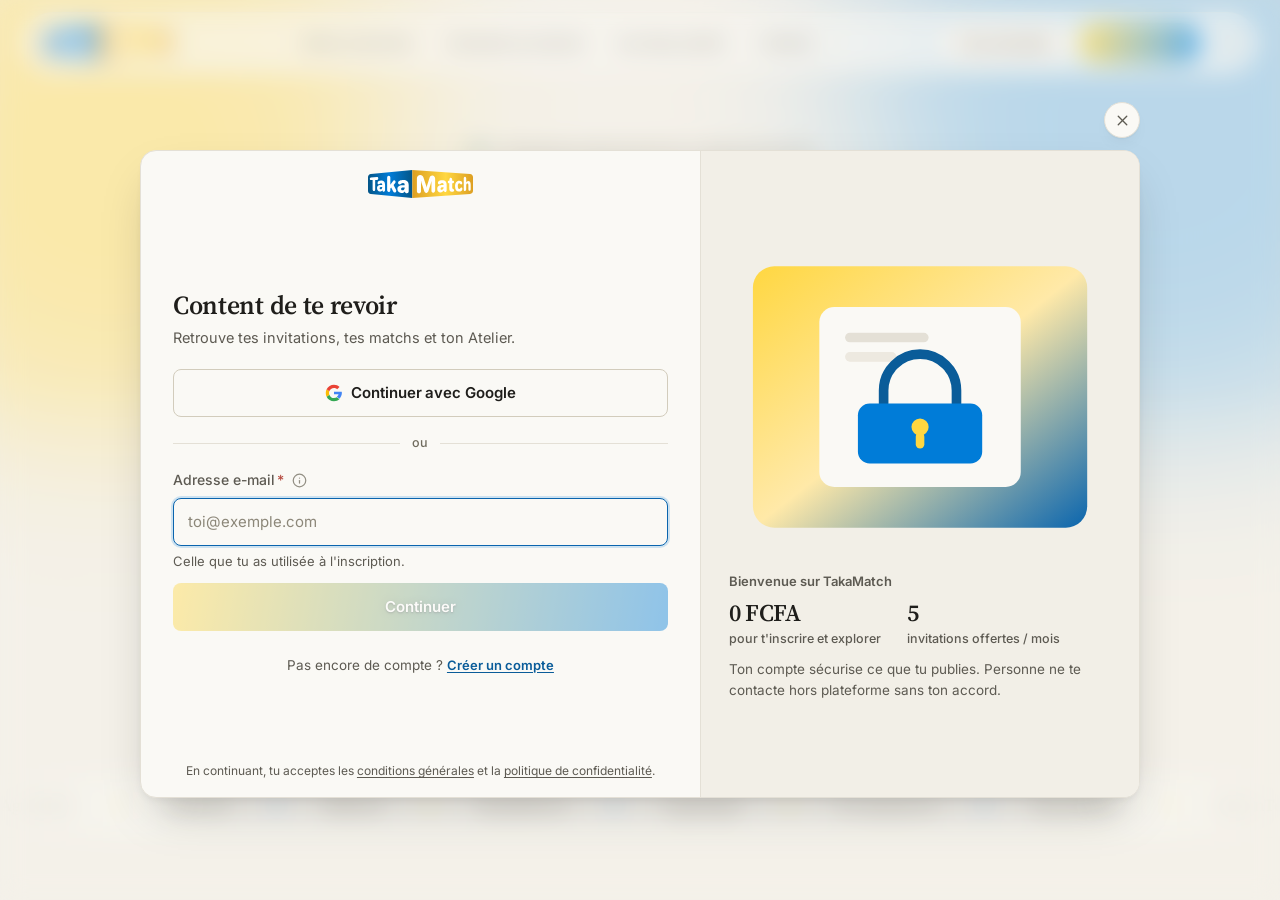
<file: app.html>
<!doctype html><html lang="fr" data-page="app"><head>
<meta charset="utf-8">
<meta name="viewport" content="width=device-width,initial-scale=1,viewport-fit=cover">
<link rel="icon" type="image/svg+xml" href="assets/icons/favicon.svg">
<meta name="robots" content="noindex">
<meta property="og:title" content="TakaMatch">
<meta property="og:description" content="TakaMatch, l'outil : accueil, explorer, connexions, Atelier, messages, fiche, paramètres et support.">
<meta property="og:type" content="website">
<meta property="og:url" content="https://takamatch.com/app.html">
<meta property="og:site_name" content="TakaMatch">
<meta property="og:locale" content="fr_FR">
<meta property="og:image" content="https://takamatch.com/assets/images/og-takamatch.png">
<meta property="og:image:width" content="1200">
<meta property="og:image:height" content="630">
<meta property="og:image:alt" content="TakaMatch : une idée seule ne suffit pas, une compétence seule non plus.">
<meta name="twitter:card" content="summary_large_image">
<link rel="manifest" href="/manifest.webmanifest">
<link rel="apple-touch-icon" href="/assets/icons/apple-touch-icon.png">
<meta name="theme-color" content="#F4F1EA">
<script data-goatcounter="https://takamatch.goatcounter.com/count" async src="https://gc.zgo.at/count.js"></script>
<title>TakaMatch</title>
<meta name="description" content="TakaMatch, l'outil : accueil, explorer, connexions, Atelier, messages, fiche, paramètres et support.">
<link rel="preconnect" href="https://fonts.googleapis.com">
<link rel="preconnect" href="https://fonts.gstatic.com" crossorigin>
<link rel="preload" as="style" href="https://fonts.googleapis.com/css2?family=Source+Serif+4:opsz,wght@8..60,400;8..60,500;8..60,600&family=Inter:wght@400;500;600;700&family=IBM+Plex+Mono:wght@500;600&display=swap" onload="this.onload=null;this.rel='stylesheet'"><noscript><link rel="stylesheet" href="https://fonts.googleapis.com/css2?family=Source+Serif+4:opsz,wght@8..60,400;8..60,500;8..60,600&family=Inter:wght@400;500;600;700&family=IBM+Plex+Mono:wght@500;600&display=swap"></noscript>
<!-- ============================================================
     TMGuard — filet de sécurité commun à toutes les pages TakaMatch
     · écran de chargement tant que la page n'est pas prête
     · message clair si la page plante (au lieu d'un écran blanc)
     · bandeau hors connexion
     · TMGuard.fetch : délai maximum, nouvelles tentatives, messages lisibles
     Pour brancher un outil de suivi d'erreurs plus tard (Sentry…) :
     TMGuard.onError = err => { ... }
     ============================================================ -->
<link rel="stylesheet" href="css/variables.css?v=20261010a">
<link rel="stylesheet" href="css/base.css?v=20261010a">
<link rel="stylesheet" href="css/components.css?v=20261108b">
<link rel="stylesheet" href="css/pages/app.css?v=20261108c">
<link rel="stylesheet" href="css/pacte.css?v=20261020b">
<link rel="stylesheet" href="css/partenaires.css?v=20261012b">
<script>window.TMG_MANUAL = true;   /* l'écran de chargement reste jusqu'à l'arrivée des vraies données */</script>
<script src="js/main.js?v=20261104a"></script>
<script src="js/morph.js?v=20261020a"></script>
<script src="js/supabase.js?v=20261107b"></script>
<script src="js/perf.js?v=20261108a" defer></script>
<script src="js/tm-select.js?v=20261108a"></script>
<script src="js/maintenance.js?v=20261020-lucide"></script>
<script src="js/prix.js?v=20261106z"></script>
<script src="js/pay-icons.js?v=20261014a"></script>
<script src="js/geo.js?v=20261106z"></script>
<script src="js/fiche-rules.js?v=20261016b"></script>
<script src="js/field-help.js?v=20261020-lucide"></script>
<script src="js/pacte.js?v=20261106z"></script>
<script src="js/pacte-pdf.js?v=20261010a"></script>
<script src="js/pacte-editor.js?v=20261029a"></script>
<script src="js/takam-rules.js?v=20261108a"></script>
<script src="js/partenaires-data.js?v=20261106z"></script>
</head><body>
<div class="tmg-boot sk" id="tmgBoot" role="status" aria-live="polite" aria-label="Chargement de TakaMatch"><div class="sk-top" aria-hidden="true"><span class="sk-b sk-m" style="width:38px;height:38px"></span><span class="sk-b" style="width:113px;height:30px"></span><span class="sk-b sk-d" style="width:300px;height:38px;margin-left:24px"></span><span class="sk-grow"></span><span class="sk-b sk-r" style="width:38px;height:38px"></span><span class="sk-b sk-r" style="width:38px;height:38px"></span><span class="sk-b sk-d" style="width:184px;height:38px;border-radius:12px"></span><span class="sk-b sk-r sk-m" style="width:38px;height:38px"></span></div><div class="sk-body"><div class="sk-side" aria-hidden="true"><div class="sk-hd"><div class="sk-row"><span class="sk-b sk-r" style="width:76px;height:26px"></span><span class="sk-b sk-r" style="width:96px;height:26px"></span></div><span class="sk-b sk-r" style="width:100%;height:6px"></span><div class="sk-row" style="justify-content:space-between"><span class="sk-b" style="width:112px;height:14px"></span><span class="sk-b" style="width:38px;height:14px"></span></div></div><div class="sk-nav"><div class="sk-row"><span class="sk-b" style="width:20px;height:20px"></span><span class="sk-b" style="width:62px;height:14px"></span></div><div class="sk-row"><span class="sk-b" style="width:20px;height:20px"></span><span class="sk-b" style="width:118px;height:14px"></span></div><div class="sk-row"><span class="sk-b" style="width:20px;height:20px"></span><span class="sk-b" style="width:92px;height:14px"></span></div><div class="sk-row"><span class="sk-b" style="width:20px;height:20px"></span><span class="sk-b" style="width:84px;height:14px"></span></div><div class="sk-row"><span class="sk-b" style="width:20px;height:20px"></span><span class="sk-b" style="width:70px;height:14px"></span></div><div class="sk-row"><span class="sk-b" style="width:20px;height:20px"></span><span class="sk-b" style="width:112px;height:14px"></span></div></div><div class="sk-ft"><span class="sk-b" style="width:96px;height:13px"></span><span class="sk-b" style="width:118px;height:13px"></span><span class="sk-b" style="width:150px;height:13px"></span></div></div><div class="sk-main" aria-hidden="true"><div class="sk-wrap"><div class="sk-ph"><div><span class="sk-b" style="width:min(380px,80%);height:32px"></span><span class="sk-b" style="width:min(420px,90%);height:16px"></span></div><span class="sk-b" style="width:190px;height:40px;border-radius:10px"></span></div><div class="sk-g3"><div class="sk-card"><span class="sk-b" style="width:130px;height:14px"></span><span class="sk-b" style="width:60px;height:32px"></span><span class="sk-b" style="width:170px;height:12px"></span></div><div class="sk-card"><span class="sk-b" style="width:130px;height:14px"></span><span class="sk-b" style="width:60px;height:32px"></span><span class="sk-b" style="width:170px;height:12px"></span></div><div class="sk-card"><span class="sk-b" style="width:130px;height:14px"></span><span class="sk-b" style="width:60px;height:32px"></span><span class="sk-b" style="width:170px;height:12px"></span></div></div><div class="sk-cols"><div class="sk-col"><div class="sk-card"><div class="sk-row" style="justify-content:space-between"><span class="sk-b" style="width:190px;height:18px"></span><span class="sk-b" style="width:70px;height:13px"></span></div><div class="sk-two"><div class="sk-mini"><span class="sk-b" style="width:100%;height:118px"></span><span class="sk-b" style="width:60%;height:16px"></span><span class="sk-b" style="width:85%;height:12px"></span><span class="sk-b" style="width:70%;height:12px"></span><span class="sk-b" style="width:auto;height:34px"></span></div><div class="sk-mini"><span class="sk-b" style="width:100%;height:118px"></span><span class="sk-b" style="width:60%;height:16px"></span><span class="sk-b" style="width:85%;height:12px"></span><span class="sk-b" style="width:70%;height:12px"></span><span class="sk-b" style="width:auto;height:34px"></span></div></div></div><div class="sk-card"><div class="sk-row" style="justify-content:space-between"><span class="sk-b" style="width:150px;height:18px"></span><span class="sk-b" style="width:70px;height:13px"></span></div><div class="sk-row"><span class="sk-b sk-r" style="width:34px;height:34px"></span><div style="flex:1;display:grid;gap:7px"><span class="sk-b" style="width:55%;height:13px"></span><span class="sk-b" style="width:80%;height:11px"></span></div></div><div class="sk-row"><span class="sk-b sk-r" style="width:34px;height:34px"></span><div style="flex:1;display:grid;gap:7px"><span class="sk-b" style="width:55%;height:13px"></span><span class="sk-b" style="width:80%;height:11px"></span></div></div><div class="sk-row"><span class="sk-b sk-r" style="width:34px;height:34px"></span><div style="flex:1;display:grid;gap:7px"><span class="sk-b" style="width:55%;height:13px"></span><span class="sk-b" style="width:80%;height:11px"></span></div></div><div class="sk-row"><span class="sk-b sk-r" style="width:34px;height:34px"></span><div style="flex:1;display:grid;gap:7px"><span class="sk-b" style="width:55%;height:13px"></span><span class="sk-b" style="width:80%;height:11px"></span></div></div></div></div><div class="sk-col"><div class="sk-card"><div class="sk-row" style="gap:16px"><span class="sk-b sk-r" style="width:84px;height:84px"></span><div style="flex:1;display:grid;gap:9px"><span class="sk-b" style="width:70%;height:16px"></span><span class="sk-b" style="width:90%;height:12px"></span><span class="sk-b" style="width:60%;height:12px"></span></div></div><span class="sk-b" style="width:100%;height:38px"></span></div><div class="sk-card"><span class="sk-b" style="width:120px;height:16px"></span><div class="sk-row"><span class="sk-b sk-r" style="width:34px;height:34px"></span><div style="flex:1;display:grid;gap:7px"><span class="sk-b" style="width:55%;height:13px"></span><span class="sk-b" style="width:80%;height:11px"></span></div></div><div class="sk-row"><span class="sk-b sk-r" style="width:34px;height:34px"></span><div style="flex:1;display:grid;gap:7px"><span class="sk-b" style="width:55%;height:13px"></span><span class="sk-b" style="width:80%;height:11px"></span></div></div></div><div class="sk-card"><span class="sk-b" style="width:150px;height:16px"></span><span class="sk-b" style="width:95%;height:12px"></span><span class="sk-b" style="width:80%;height:12px"></span><span class="sk-b" style="width:140px;height:32px"></span></div></div></div></div></div></div><div class="sk-tab" aria-hidden="true"><span><span class="sk-b" style="width:22px;height:22px"></span><span class="sk-b" style="width:38px;height:9px"></span></span><span><span class="sk-b" style="width:22px;height:22px"></span><span class="sk-b" style="width:38px;height:9px"></span></span><span><span class="sk-b" style="width:22px;height:22px"></span><span class="sk-b" style="width:38px;height:9px"></span></span><span><span class="sk-b" style="width:22px;height:22px"></span><span class="sk-b" style="width:38px;height:9px"></span></span><span><span class="sk-b" style="width:22px;height:22px"></span><span class="sk-b" style="width:38px;height:9px"></span></span></div></div>
<svg width="0" height="0" style="position:absolute" aria-hidden="true" focusable="false">
  <defs>
    <linearGradient id="tmRgTal" x1="0" y1="0" x2="1" y2="1"><stop offset="0" style="stop-color:var(--gt2)"/><stop offset="1" style="stop-color:var(--gt1)"/></linearGradient>
    <linearGradient id="tmRgVis" x1="0" y1="0" x2="1" y2="1"><stop offset="0" style="stop-color:var(--gv2)"/><stop offset="1" style="stop-color:var(--gv1)"/></linearGradient>
  </defs>
</svg>

<div class="app on" id="app">
  <header class="topbar" id="topbar">
    <button class="iconbtn iconbtn-lg hide-d" data-act="side-toggle" aria-label="Ouvrir le menu" aria-controls="side">
      <svg class="ic" viewBox="0 0 24 24" fill="none" stroke="currentColor" stroke-width="2" stroke-linecap="round" stroke-linejoin="round"><path d="M4 5h16"/><path d="M4 12h16"/><path d="M4 19h16"/></svg>
    </button>
    <a class="brand" href="#" data-act="go" data-v="accueil" aria-label="TakaMatch, accueil"><img class="brand-logo" src="assets/images/logo-principal.svg" alt="TakaMatch"></a>
    <button class="btn btn-ghost btn-sm top-search" data-act="cmdk">
      <svg class="ic" viewBox="0 0 24 24" fill="none" stroke="currentColor" stroke-width="2" stroke-linecap="round" stroke-linejoin="round"><path d="m21 21-4.34-4.34"/><circle cx="11" cy="11" r="8"/></svg>
      Rechercher ou aller à…<kbd>⌘K</kbd>
    </button>
    <div style="flex:1"></div>
    <button id="projBtn" class="proj-btn" data-act="projmenu" aria-haspopup="menu" hidden></button>
    <button class="iconbtn iconbtn-lg" data-act="notifs" id="bellBtn" aria-label="Notifications" style="position:relative"></button>
    <button class="iconbtn iconbtn-lg" data-act="theme" id="themeBtn" aria-label="Changer de thème"></button>
    <button id="meBtn" data-act="memenu" class="row" aria-haspopup="menu">
      <span class="av av-28" id="meAv"></span>
      <span class="hide-m" style="text-align:left;line-height:1.2">
        <span style="display:block;font-weight:600;font-size:13px" id="meName">—</span>
        <span style="display:block;font-size:11.5px;color:var(--ink-3)" id="meRole">—</span>
      </span>
      <svg class="ic hide-m" style="width:15px;height:15px;color:var(--ink-3)" viewBox="0 0 24 24" fill="none" stroke="currentColor" stroke-width="2" stroke-linecap="round" stroke-linejoin="round"><path d="m6 9 6 6 6-6"/></svg>
    </button>
  </header>
  <div class="offline" id="offline" hidden>
    <svg class="ic" viewBox="0 0 24 24" fill="none" stroke="currentColor" stroke-width="1.9" stroke-linecap="round" stroke-linejoin="round"><path d="m21.73 18-8-14a2 2 0 0 0-3.48 0l-8 14A2 2 0 0 0 4 21h16a2 2 0 0 0 1.73-3"/><path d="M12 9v4"/><path d="M12 17h.01"/></svg>
    Tu es hors ligne. Tes messages et invitations partiront dès le retour du réseau.
  </div>

  <div class="shell">
    <nav class="side scroll" id="side" aria-label="Navigation de l'application"></nav>
    <main class="main scroll" id="main" tabindex="-1"></main>
  </div>

  <nav class="tabbar" id="tabbar" aria-label="Navigation principale"></nav>
</div>

<div id="layer"></div>
<div class="toasts" id="toasts" aria-live="polite"></div>
<script src="js/pages/app.js?v=20261108d"></script>
<script src="js/pages/app-pacte.js?v=20261029a"></script>
<script src="js/pages/app-partenaires.js?v=20261106z"></script>
<script src="js/pages/app-db.js?v=20261108a"></script>
</body></html>
</file>
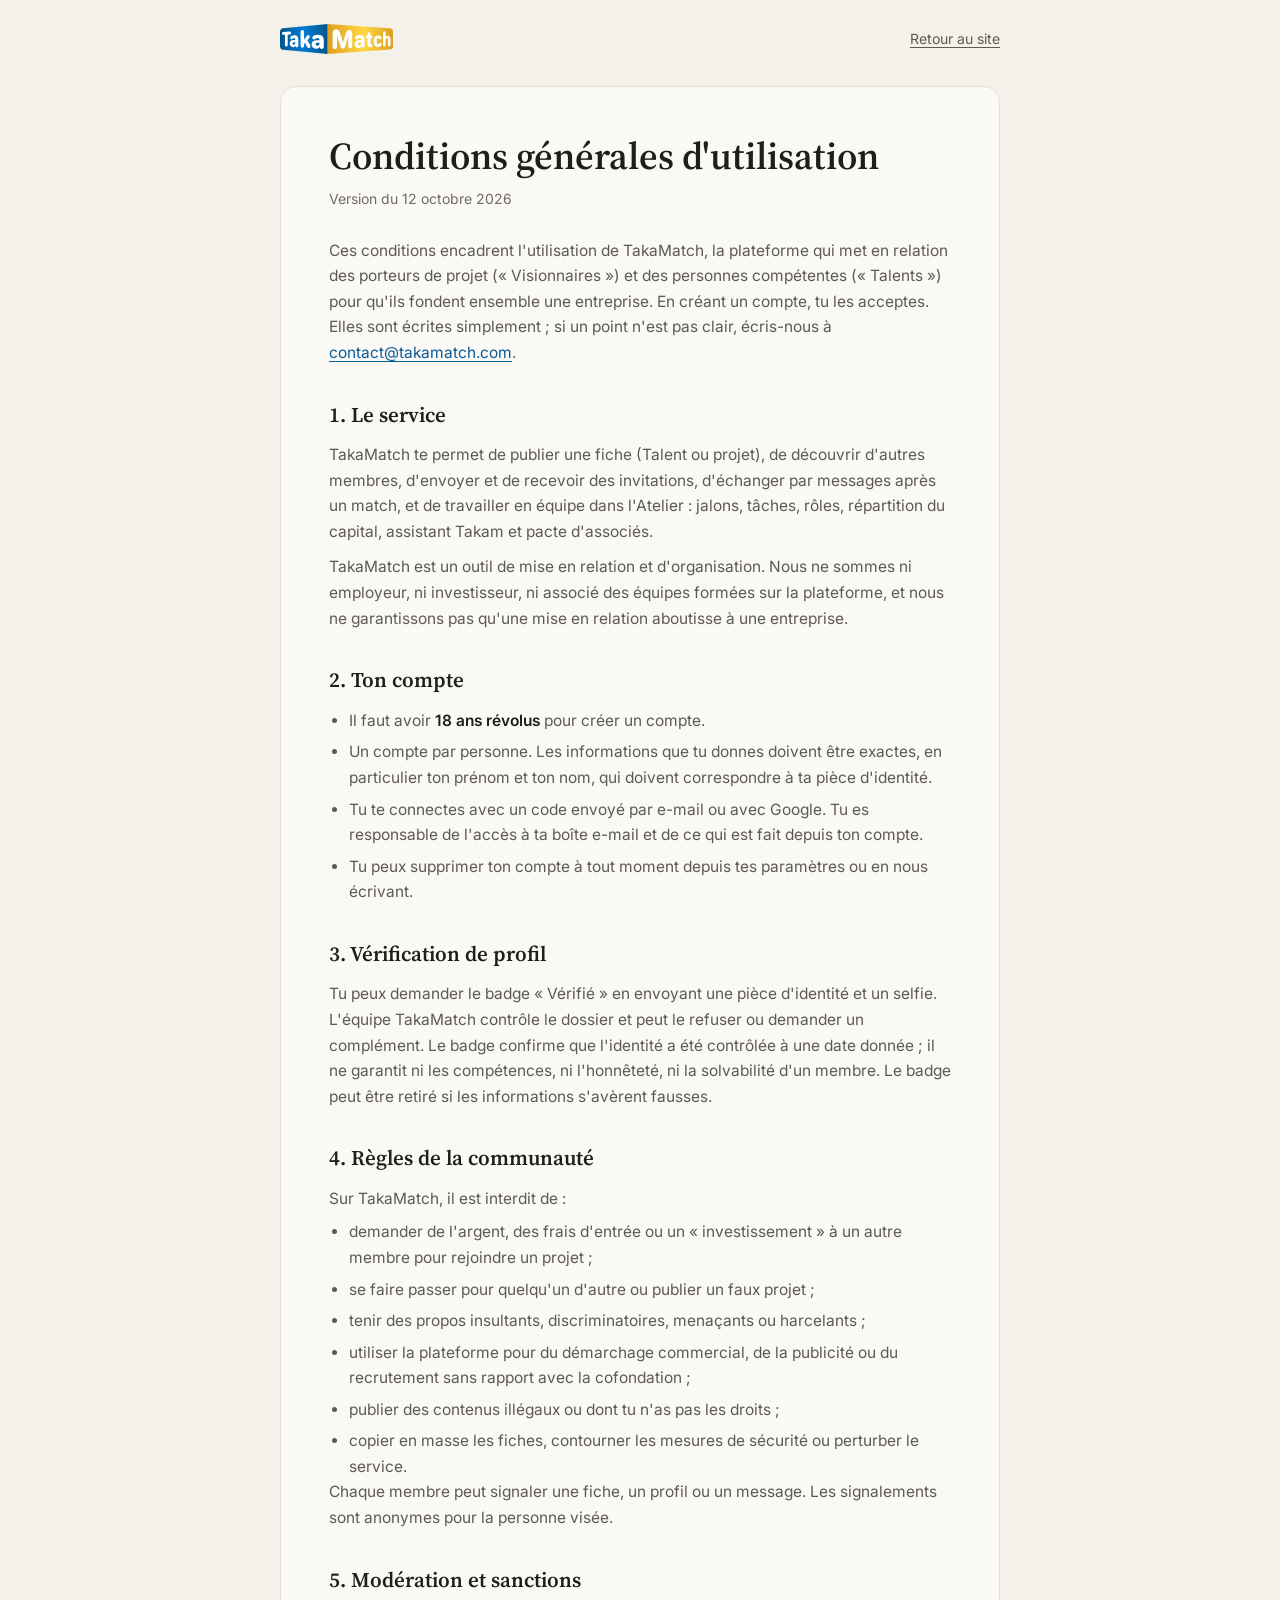
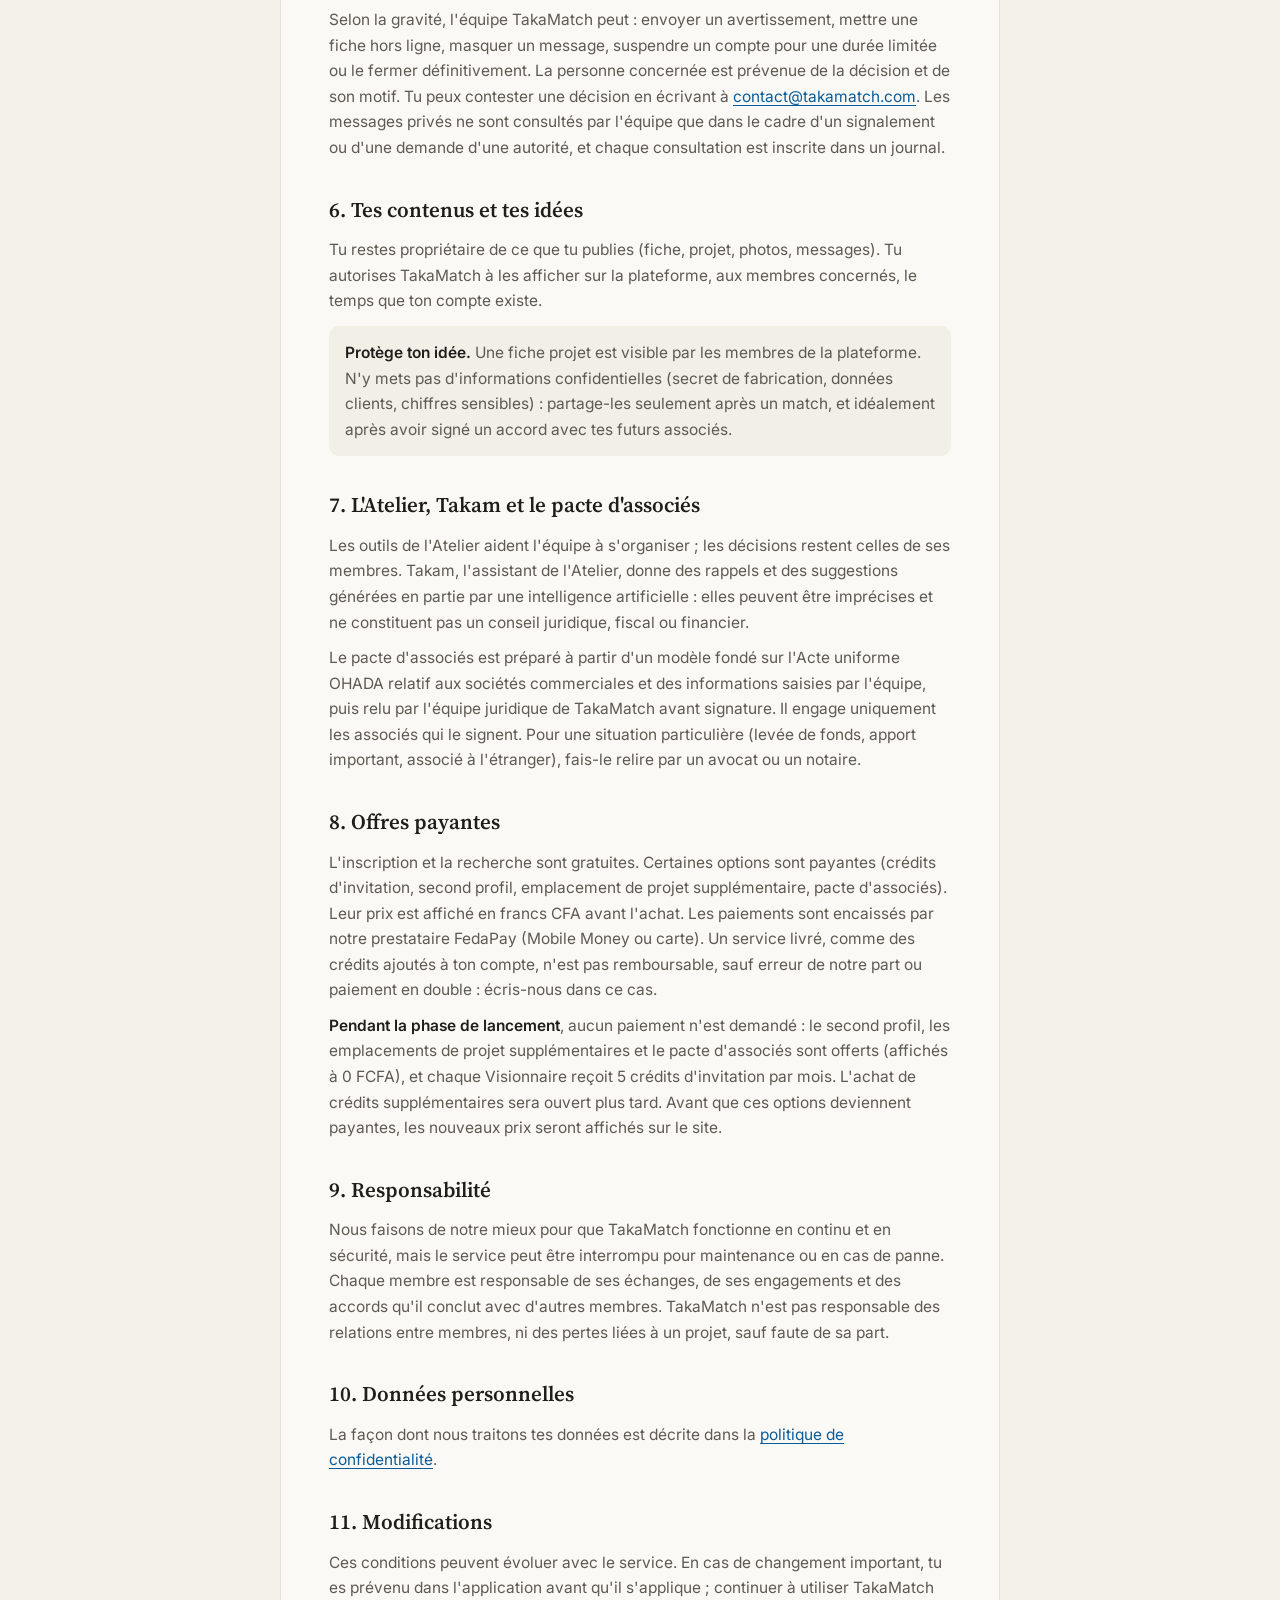
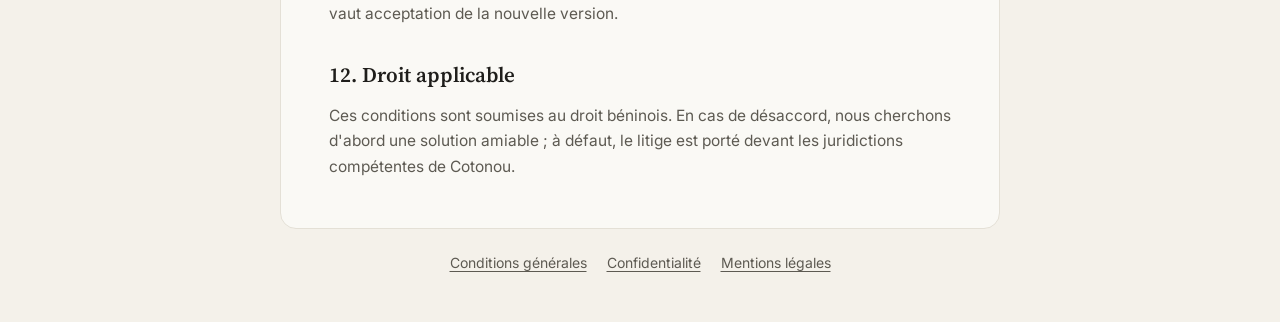
<file: cgu.html>
<!doctype html>
<html lang="fr">
<head>
<meta charset="utf-8">
<meta name="viewport" content="width=device-width,initial-scale=1,viewport-fit=cover">
<title>TakaMatch — Conditions générales d'utilisation</title>
<meta name="description" content="Les règles d'utilisation de TakaMatch : compte, vérification, règles de la communauté, modération, Atelier, offres payantes.">
<link rel="icon" type="image/svg+xml" href="/assets/icons/favicon.svg">
<link rel="canonical" href="https://takamatch.com/cgu.html">
<meta property="og:title" content="TakaMatch — Conditions générales d'utilisation">
<meta property="og:description" content="Les règles d'utilisation de TakaMatch : compte, vérification, règles de la communauté, modération, Atelier, offres payantes.">
<meta property="og:type" content="website">
<meta property="og:url" content="https://takamatch.com/cgu.html">
<meta property="og:site_name" content="TakaMatch">
<meta property="og:locale" content="fr_FR">
<meta property="og:image" content="https://takamatch.com/assets/images/og-takamatch.png">
<meta property="og:image:width" content="1200">
<meta property="og:image:height" content="630">
<meta property="og:image:alt" content="TakaMatch : une idée seule ne suffit pas, une compétence seule non plus.">
<meta name="twitter:card" content="summary_large_image">
<link rel="manifest" href="/manifest.webmanifest">
<link rel="apple-touch-icon" href="/assets/icons/apple-touch-icon.png">
<meta name="theme-color" content="#F4F1EA">
<script data-goatcounter="https://takamatch.goatcounter.com/count" async src="https://gc.zgo.at/count.js"></script>
<link rel="preconnect" href="https://fonts.googleapis.com">
<link rel="preconnect" href="https://fonts.gstatic.com" crossorigin>
<link rel="preload" as="style" href="https://fonts.googleapis.com/css2?family=Source+Serif+4:opsz,wght@8..60,500;8..60,600&family=Inter:wght@400;500;600&display=swap" onload="this.onload=null;this.rel='stylesheet'"><noscript><link rel="stylesheet" href="https://fonts.googleapis.com/css2?family=Source+Serif+4:opsz,wght@8..60,500;8..60,600&family=Inter:wght@400;500;600&display=swap"></noscript>
<!-- Conditions générales d'utilisation — version provisoire, à faire relire par un juriste. -->
<script>
  (function(){ var t = null; try{ t = localStorage.getItem('tm-theme'); }catch(e){}
    if(t !== 'dark' && t !== 'light') t = window.matchMedia && matchMedia('(prefers-color-scheme: dark)').matches ? 'dark' : 'light';
    document.documentElement.setAttribute('data-theme', t); })();
</script>
<style>
  :root{--ground:#F4F1EA;--surface:#FAF9F5;--surface-2:#F2EFE7;--line:#E4E0D6;--ink:#1F1E1B;--ink-2:#5D5A52;--ink-3:#706C5E;--tal:#0A5C99;
    --sans:"Inter",-apple-system,BlinkMacSystemFont,"Segoe UI",Roboto,sans-serif;--disp:"Source Serif 4",Georgia,serif}
  :root[data-theme="dark"]{--ground:#1A1815;--surface:#22201C;--surface-2:#282521;--line:#37332D;--ink:#F2EFE8;--ink-2:#BDB7AC;--ink-3:#A49E92;--tal:#9CD1FA}
  *{box-sizing:border-box;margin:0}
  body{font-family:var(--sans);background:var(--ground);color:var(--ink);line-height:1.65;-webkit-font-smoothing:antialiased;padding:24px 16px 48px}
  .wrap{max-width:720px;margin:0 auto}
  .top{display:flex;align-items:center;justify-content:space-between;margin-bottom:32px}
  .top img{height:30px;display:block}
  .top a.back{font-size:14px;color:var(--ink-2);text-underline-offset:3px}
  article{background:var(--surface);border:1px solid var(--line);border-radius:16px;padding:clamp(24px,5vw,48px)}
  h1{font-family:var(--disp);font-weight:600;font-size:clamp(28px,5vw,38px);line-height:1.15;margin-bottom:8px}
  .meta{color:var(--ink-3);font-size:14px;margin-bottom:28px}
  h2{font-family:var(--disp);font-weight:600;font-size:21px;margin:32px 0 10px}
  p,li{color:var(--ink-2);font-size:15.5px}
  p+p{margin-top:10px}
  ul{padding-left:20px;margin-top:8px;display:grid;gap:6px}
  b{color:var(--ink);font-weight:600}
  a{color:var(--tal);text-underline-offset:3px}
  .box{background:var(--surface-2);border-radius:10px;padding:14px 16px;margin-top:12px}
  table{width:100%;border-collapse:collapse;margin-top:12px;font-size:14.5px}
  th,td{text-align:left;vertical-align:top;padding:10px 8px;border-bottom:1px solid var(--line);color:var(--ink-2)}
  th{color:var(--ink);font-weight:600}
  @media (max-width:560px){table,thead,tbody,tr,th,td{display:block}thead{display:none}td{border:0;padding:2px 0}tr{border-bottom:1px solid var(--line);padding:10px 0}td:first-child{color:var(--ink);font-weight:600}}
  .legal-nav{display:flex;flex-wrap:wrap;gap:8px 20px;justify-content:center;margin-top:22px;font-size:14px}
  .legal-nav a{color:var(--ink-2)}
</style>
</head>
<body>
<div class="wrap">
<header class="top">
  <a href="/" aria-label="Accueil TakaMatch"><img src="/assets/images/logo-principal.svg" alt="TakaMatch" width="113" height="30"></a>
  <a class="back" href="/">Retour au site</a>
</header>

<article>
  <h1>Conditions générales d'utilisation</h1>
  <p class="meta">Version du 12 octobre 2026</p>

  <p>Ces conditions encadrent l'utilisation de TakaMatch, la plateforme qui met en relation des porteurs de projet (« Visionnaires ») et des personnes compétentes (« Talents ») pour qu'ils fondent ensemble une entreprise. En créant un compte, tu les acceptes. Elles sont écrites simplement ; si un point n'est pas clair, écris-nous à <a href="mailto:contact@takamatch.com">contact@takamatch.com</a>.</p>

  <h2>1. Le service</h2>
  <p>TakaMatch te permet de publier une fiche (Talent ou projet), de découvrir d'autres membres, d'envoyer et de recevoir des invitations, d'échanger par messages après un match, et de travailler en équipe dans l'Atelier : jalons, tâches, rôles, répartition du capital, assistant Takam et pacte d'associés.</p>
  <p>TakaMatch est un outil de mise en relation et d'organisation. Nous ne sommes ni employeur, ni investisseur, ni associé des équipes formées sur la plateforme, et nous ne garantissons pas qu'une mise en relation aboutisse à une entreprise.</p>

  <h2>2. Ton compte</h2>
  <ul>
    <li>Il faut avoir <b>18 ans révolus</b> pour créer un compte.</li>
    <li>Un compte par personne. Les informations que tu donnes doivent être exactes, en particulier ton prénom et ton nom, qui doivent correspondre à ta pièce d'identité.</li>
    <li>Tu te connectes avec un code envoyé par e-mail ou avec Google. Tu es responsable de l'accès à ta boîte e-mail et de ce qui est fait depuis ton compte.</li>
    <li>Tu peux supprimer ton compte à tout moment depuis tes paramètres ou en nous écrivant.</li>
  </ul>

  <h2>3. Vérification de profil</h2>
  <p>Tu peux demander le badge « Vérifié » en envoyant une pièce d'identité et un selfie. L'équipe TakaMatch contrôle le dossier et peut le refuser ou demander un complément. Le badge confirme que l'identité a été contrôlée à une date donnée ; il ne garantit ni les compétences, ni l'honnêteté, ni la solvabilité d'un membre. Le badge peut être retiré si les informations s'avèrent fausses.</p>

  <h2>4. Règles de la communauté</h2>
  <p>Sur TakaMatch, il est interdit de :</p>
  <ul>
    <li>demander de l'argent, des frais d'entrée ou un « investissement » à un autre membre pour rejoindre un projet ;</li>
    <li>se faire passer pour quelqu'un d'autre ou publier un faux projet ;</li>
    <li>tenir des propos insultants, discriminatoires, menaçants ou harcelants ;</li>
    <li>utiliser la plateforme pour du démarchage commercial, de la publicité ou du recrutement sans rapport avec la cofondation ;</li>
    <li>publier des contenus illégaux ou dont tu n'as pas les droits ;</li>
    <li>copier en masse les fiches, contourner les mesures de sécurité ou perturber le service.</li>
  </ul>
  <p>Chaque membre peut signaler une fiche, un profil ou un message. Les signalements sont anonymes pour la personne visée.</p>

  <h2>5. Modération et sanctions</h2>
  <p>Selon la gravité, l'équipe TakaMatch peut : envoyer un avertissement, mettre une fiche hors ligne, masquer un message, suspendre un compte pour une durée limitée ou le fermer définitivement. La personne concernée est prévenue de la décision et de son motif. Tu peux contester une décision en écrivant à <a href="mailto:contact@takamatch.com">contact@takamatch.com</a>. Les messages privés ne sont consultés par l'équipe que dans le cadre d'un signalement ou d'une demande d'une autorité, et chaque consultation est inscrite dans un journal.</p>

  <h2>6. Tes contenus et tes idées</h2>
  <p>Tu restes propriétaire de ce que tu publies (fiche, projet, photos, messages). Tu autorises TakaMatch à les afficher sur la plateforme, aux membres concernés, le temps que ton compte existe.</p>
  <div class="box"><p><b>Protège ton idée.</b> Une fiche projet est visible par les membres de la plateforme. N'y mets pas d'informations confidentielles (secret de fabrication, données clients, chiffres sensibles) : partage-les seulement après un match, et idéalement après avoir signé un accord avec tes futurs associés.</p></div>

  <h2>7. L'Atelier, Takam et le pacte d'associés</h2>
  <p>Les outils de l'Atelier aident l'équipe à s'organiser ; les décisions restent celles de ses membres. Takam, l'assistant de l'Atelier, donne des rappels et des suggestions générées en partie par une intelligence artificielle : elles peuvent être imprécises et ne constituent pas un conseil juridique, fiscal ou financier.</p>
  <p>Le pacte d'associés est préparé à partir d'un modèle fondé sur l'Acte uniforme OHADA relatif aux sociétés commerciales et des informations saisies par l'équipe, puis relu par l'équipe juridique de TakaMatch avant signature. Il engage uniquement les associés qui le signent. Pour une situation particulière (levée de fonds, apport important, associé à l'étranger), fais-le relire par un avocat ou un notaire.</p>

  <h2>8. Offres payantes</h2>
  <p>L'inscription et la recherche sont gratuites. Certaines options sont payantes (crédits d'invitation, second profil, emplacement de projet supplémentaire, pacte d'associés). Leur prix est affiché en francs CFA avant l'achat. Les paiements sont encaissés par notre prestataire FedaPay (Mobile Money ou carte). Un service livré, comme des crédits ajoutés à ton compte, n'est pas remboursable, sauf erreur de notre part ou paiement en double : écris-nous dans ce cas.</p>
  <p><b>Pendant la phase de lancement</b>, aucun paiement n'est demandé : le second profil, les emplacements de projet supplémentaires et le pacte d'associés sont offerts (affichés à 0 FCFA), et chaque Visionnaire reçoit 5 crédits d'invitation par mois. L'achat de crédits supplémentaires sera ouvert plus tard. Avant que ces options deviennent payantes, les nouveaux prix seront affichés sur le site.</p>

  <h2>9. Responsabilité</h2>
  <p>Nous faisons de notre mieux pour que TakaMatch fonctionne en continu et en sécurité, mais le service peut être interrompu pour maintenance ou en cas de panne. Chaque membre est responsable de ses échanges, de ses engagements et des accords qu'il conclut avec d'autres membres. TakaMatch n'est pas responsable des relations entre membres, ni des pertes liées à un projet, sauf faute de sa part.</p>

  <h2>10. Données personnelles</h2>
  <p>La façon dont nous traitons tes données est décrite dans la <a href="/confidentialite.html">politique de confidentialité</a>.</p>

  <h2>11. Modifications</h2>
  <p>Ces conditions peuvent évoluer avec le service. En cas de changement important, tu es prévenu dans l'application avant qu'il s'applique ; continuer à utiliser TakaMatch vaut acceptation de la nouvelle version.</p>

  <h2>12. Droit applicable</h2>
  <p>Ces conditions sont soumises au droit béninois. En cas de désaccord, nous cherchons d'abord une solution amiable ; à défaut, le litige est porté devant les juridictions compétentes de Cotonou.</p>
</article>
<nav class="legal-nav" aria-label="Documents légaux"><a href="/cgu.html">Conditions générales</a><a href="/confidentialite.html">Confidentialité</a><a href="/mentions-legales.html">Mentions légales</a></nav>
</div>
</body>
</html>
</file>
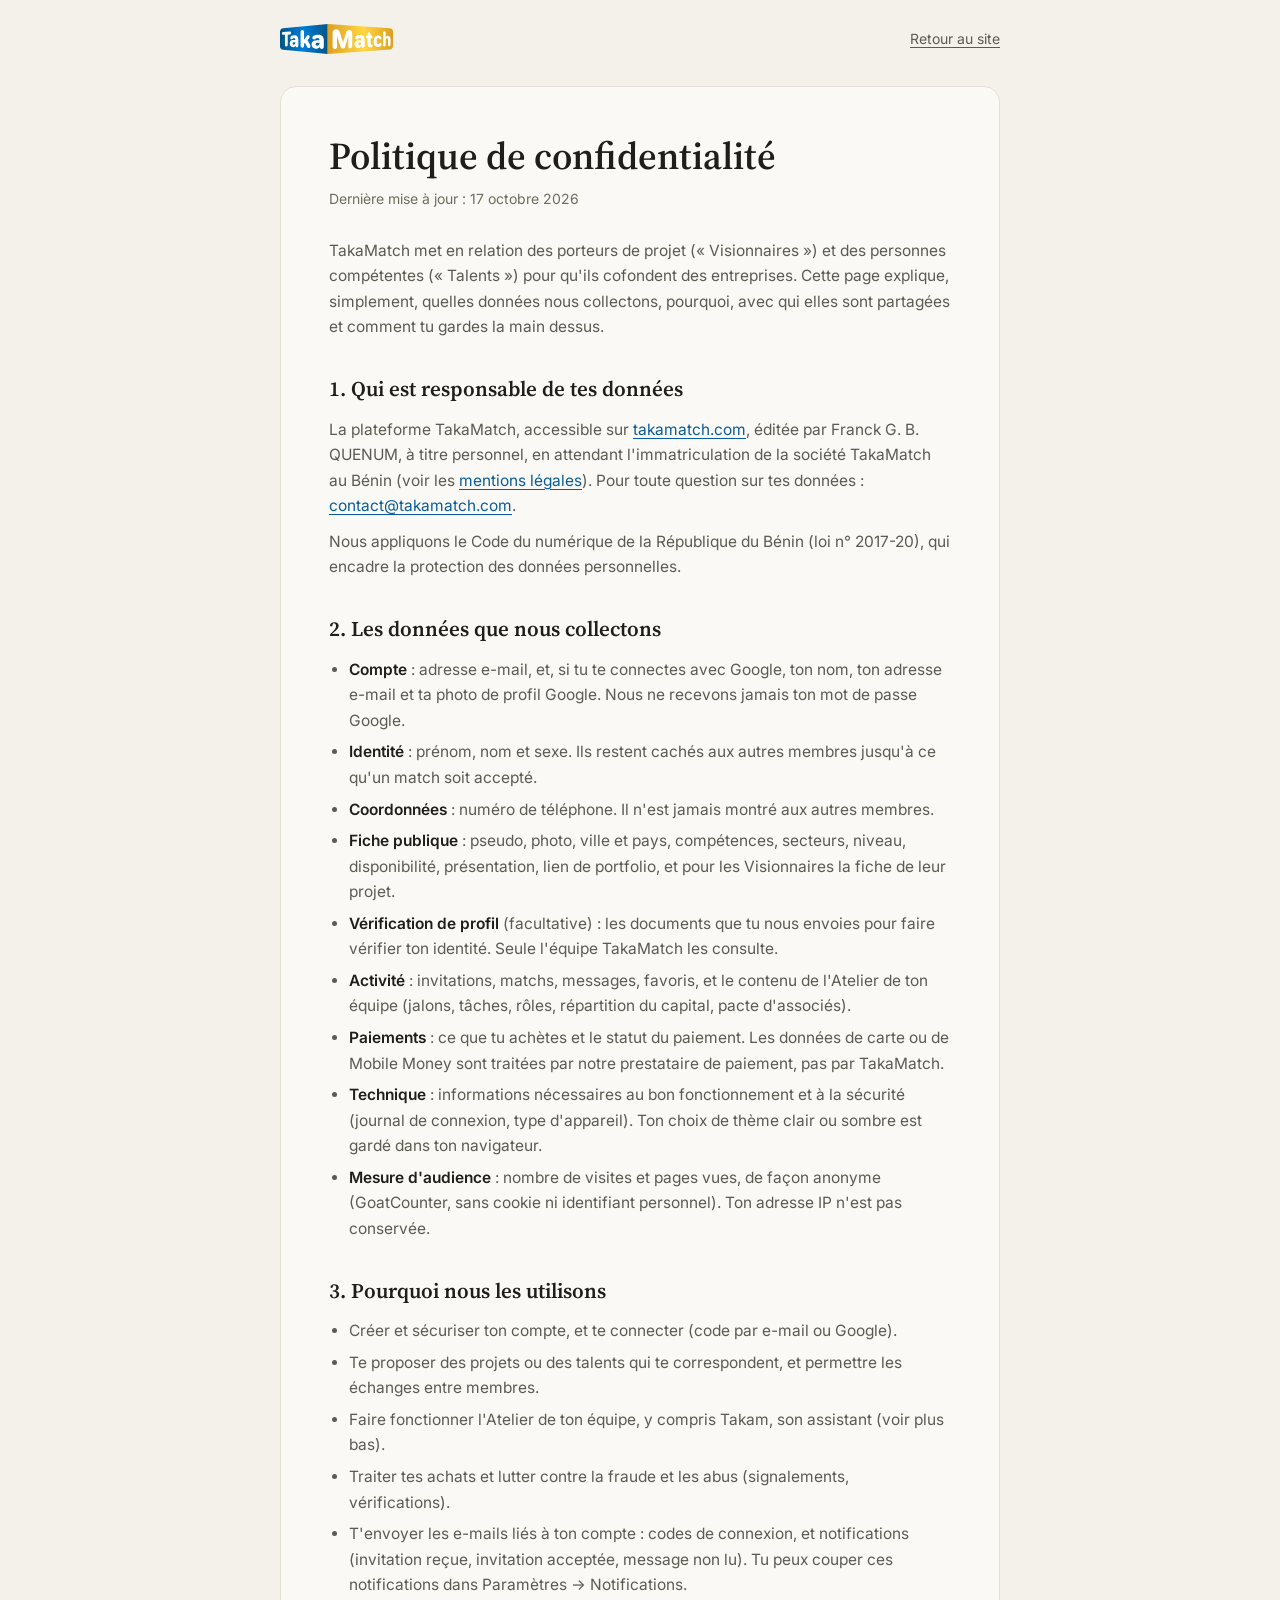
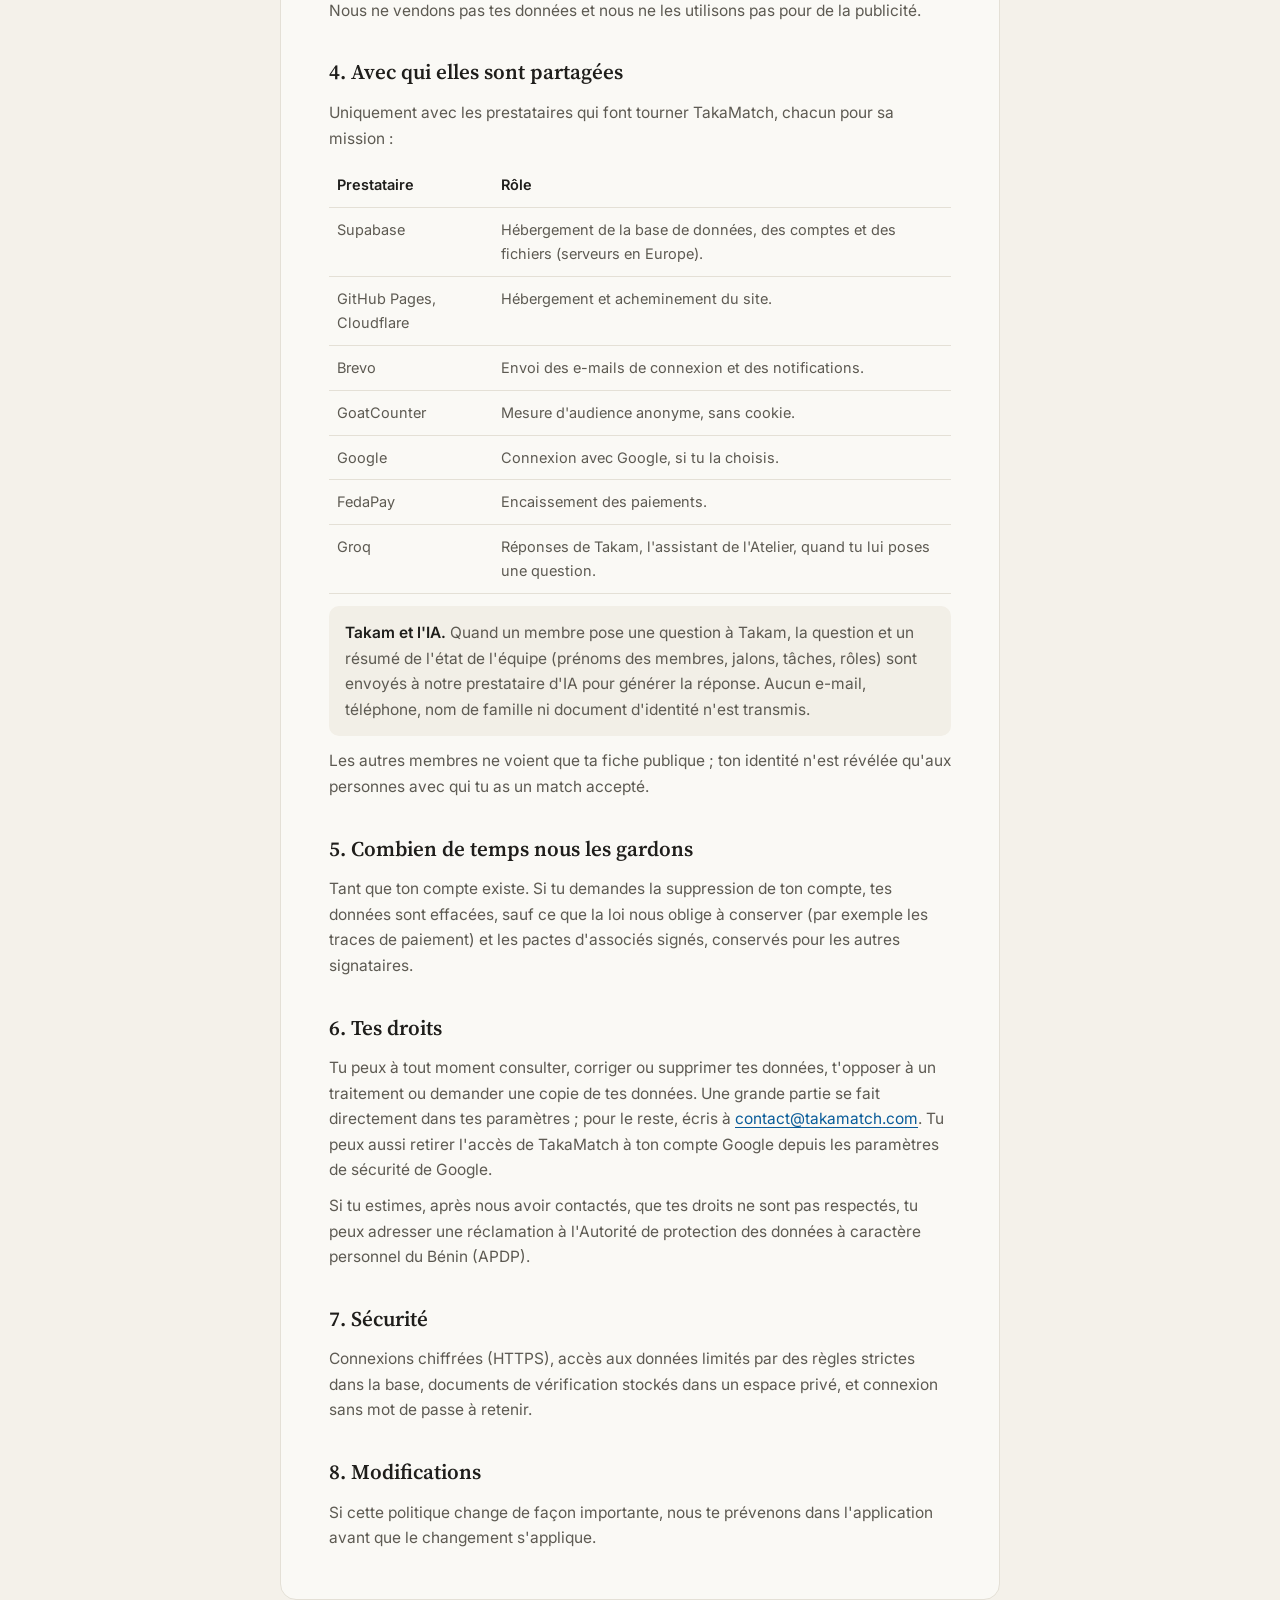
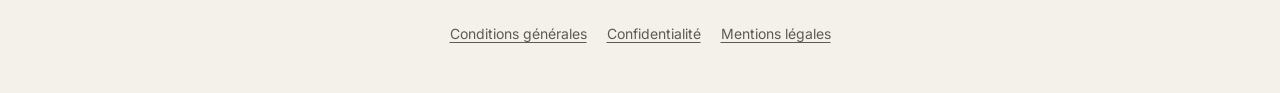
<file: confidentialite.html>
<!doctype html>
<html lang="fr">
<head>
<meta charset="utf-8">
<meta name="viewport" content="width=device-width,initial-scale=1,viewport-fit=cover">
<title>TakaMatch — Politique de confidentialité</title>
<meta name="description" content="Quelles données TakaMatch collecte, pourquoi, avec qui elles sont partagées et comment exercer tes droits.">
<link rel="icon" type="image/svg+xml" href="/assets/icons/favicon.svg">
<link rel="canonical" href="https://takamatch.com/confidentialite.html">
<meta property="og:title" content="TakaMatch — Politique de confidentialité">
<meta property="og:description" content="Quelles données TakaMatch collecte, pourquoi, avec qui elles sont partagées et comment exercer tes droits.">
<meta property="og:type" content="website">
<meta property="og:url" content="https://takamatch.com/confidentialite.html">
<meta property="og:site_name" content="TakaMatch">
<meta property="og:locale" content="fr_FR">
<meta property="og:image" content="https://takamatch.com/assets/images/og-takamatch.png">
<meta property="og:image:width" content="1200">
<meta property="og:image:height" content="630">
<meta property="og:image:alt" content="TakaMatch : une idée seule ne suffit pas, une compétence seule non plus.">
<meta name="twitter:card" content="summary_large_image">
<link rel="manifest" href="/manifest.webmanifest">
<link rel="apple-touch-icon" href="/assets/icons/apple-touch-icon.png">
<meta name="theme-color" content="#F4F1EA">
<script data-goatcounter="https://takamatch.goatcounter.com/count" async src="https://gc.zgo.at/count.js"></script>
<link rel="preconnect" href="https://fonts.googleapis.com">
<link rel="preconnect" href="https://fonts.gstatic.com" crossorigin>
<link rel="preload" as="style" href="https://fonts.googleapis.com/css2?family=Source+Serif+4:opsz,wght@8..60,500;8..60,600&family=Inter:wght@400;500;600&display=swap" onload="this.onload=null;this.rel='stylesheet'"><noscript><link rel="stylesheet" href="https://fonts.googleapis.com/css2?family=Source+Serif+4:opsz,wght@8..60,500;8..60,600&family=Inter:wght@400;500;600&display=swap"></noscript>
<!-- Politique de confidentialité — version provisoire, à faire relire par un juriste. -->
<script>
  (function(){ var t = null; try{ t = localStorage.getItem('tm-theme'); }catch(e){}
    if(t !== 'dark' && t !== 'light') t = window.matchMedia && matchMedia('(prefers-color-scheme: dark)').matches ? 'dark' : 'light';
    document.documentElement.setAttribute('data-theme', t); })();
</script>
<style>
  :root{--ground:#F4F1EA;--surface:#FAF9F5;--surface-2:#F2EFE7;--line:#E4E0D6;--ink:#1F1E1B;--ink-2:#5D5A52;--ink-3:#706C5E;--tal:#0A5C99;
    --sans:"Inter",-apple-system,BlinkMacSystemFont,"Segoe UI",Roboto,sans-serif;--disp:"Source Serif 4",Georgia,serif}
  :root[data-theme="dark"]{--ground:#1A1815;--surface:#22201C;--surface-2:#282521;--line:#37332D;--ink:#F2EFE8;--ink-2:#BDB7AC;--ink-3:#A49E92;--tal:#9CD1FA}
  *{box-sizing:border-box;margin:0}
  body{font-family:var(--sans);background:var(--ground);color:var(--ink);line-height:1.65;-webkit-font-smoothing:antialiased;padding:24px 16px 48px}
  .wrap{max-width:720px;margin:0 auto}
  .top{display:flex;align-items:center;justify-content:space-between;margin-bottom:32px}
  .top img{height:30px;display:block}
  .top a.back{font-size:14px;color:var(--ink-2);text-underline-offset:3px}
  article{background:var(--surface);border:1px solid var(--line);border-radius:16px;padding:clamp(24px,5vw,48px)}
  h1{font-family:var(--disp);font-weight:600;font-size:clamp(28px,5vw,38px);line-height:1.15;margin-bottom:8px}
  .meta{color:var(--ink-3);font-size:14px;margin-bottom:28px}
  h2{font-family:var(--disp);font-weight:600;font-size:21px;margin:32px 0 10px}
  p,li{color:var(--ink-2);font-size:15.5px}
  p+p{margin-top:10px}
  ul{padding-left:20px;margin-top:8px;display:grid;gap:6px}
  b{color:var(--ink);font-weight:600}
  a{color:var(--tal);text-underline-offset:3px}
  .box{background:var(--surface-2);border-radius:10px;padding:14px 16px;margin-top:12px}
  table{width:100%;border-collapse:collapse;margin-top:12px;font-size:14.5px}
  th,td{text-align:left;vertical-align:top;padding:10px 8px;border-bottom:1px solid var(--line);color:var(--ink-2)}
  th{color:var(--ink);font-weight:600}
  @media (max-width:560px){table,thead,tbody,tr,th,td{display:block}thead{display:none}td{border:0;padding:2px 0}tr{border-bottom:1px solid var(--line);padding:10px 0}td:first-child{color:var(--ink);font-weight:600}}
  .legal-nav{display:flex;flex-wrap:wrap;gap:8px 20px;justify-content:center;margin-top:22px;font-size:14px}
  .legal-nav a{color:var(--ink-2)}
</style>
</head>
<body>
<div class="wrap">
<header class="top">
  <a href="/" aria-label="Accueil TakaMatch"><img src="/assets/images/logo-principal.svg" alt="TakaMatch" width="113" height="30"></a>
  <a class="back" href="/">Retour au site</a>
</header>

<article>
  <h1>Politique de confidentialité</h1>
  <p class="meta">Dernière mise à jour : 17 octobre 2026</p>

  <p>TakaMatch met en relation des porteurs de projet (« Visionnaires ») et des personnes compétentes (« Talents ») pour qu'ils cofondent des entreprises. Cette page explique, simplement, quelles données nous collectons, pourquoi, avec qui elles sont partagées et comment tu gardes la main dessus.</p>

  <h2>1. Qui est responsable de tes données</h2>
  <p>La plateforme TakaMatch, accessible sur <a href="https://takamatch.com">takamatch.com</a>, éditée par Franck G. B. QUENUM, à titre personnel, en attendant l'immatriculation de la société TakaMatch au Bénin (voir les <a href="/mentions-legales.html">mentions légales</a>). Pour toute question sur tes données : <a href="mailto:contact@takamatch.com">contact@takamatch.com</a>.</p>
  <p>Nous appliquons le Code du numérique de la République du Bénin (loi n° 2017-20), qui encadre la protection des données personnelles.</p>

  <h2>2. Les données que nous collectons</h2>
  <ul>
    <li><b>Compte</b> : adresse e-mail, et, si tu te connectes avec Google, ton nom, ton adresse e-mail et ta photo de profil Google. Nous ne recevons jamais ton mot de passe Google.</li>
    <li><b>Identité</b> : prénom, nom et sexe. Ils restent cachés aux autres membres jusqu'à ce qu'un match soit accepté.</li>
    <li><b>Coordonnées</b> : numéro de téléphone. Il n'est jamais montré aux autres membres.</li>
    <li><b>Fiche publique</b> : pseudo, photo, ville et pays, compétences, secteurs, niveau, disponibilité, présentation, lien de portfolio, et pour les Visionnaires la fiche de leur projet.</li>
    <li><b>Vérification de profil</b> (facultative) : les documents que tu nous envoies pour faire vérifier ton identité. Seule l'équipe TakaMatch les consulte.</li>
    <li><b>Activité</b> : invitations, matchs, messages, favoris, et le contenu de l'Atelier de ton équipe (jalons, tâches, rôles, répartition du capital, pacte d'associés).</li>
    <li><b>Paiements</b> : ce que tu achètes et le statut du paiement. Les données de carte ou de Mobile Money sont traitées par notre prestataire de paiement, pas par TakaMatch.</li>
    <li><b>Technique</b> : informations nécessaires au bon fonctionnement et à la sécurité (journal de connexion, type d'appareil). Ton choix de thème clair ou sombre est gardé dans ton navigateur.</li>
    <li><b>Mesure d'audience</b> : nombre de visites et pages vues, de façon anonyme (GoatCounter, sans cookie ni identifiant personnel). Ton adresse IP n'est pas conservée.</li>
  </ul>

  <h2>3. Pourquoi nous les utilisons</h2>
  <ul>
    <li>Créer et sécuriser ton compte, et te connecter (code par e-mail ou Google).</li>
    <li>Te proposer des projets ou des talents qui te correspondent, et permettre les échanges entre membres.</li>
    <li>Faire fonctionner l'Atelier de ton équipe, y compris Takam, son assistant (voir plus bas).</li>
    <li>Traiter tes achats et lutter contre la fraude et les abus (signalements, vérifications).</li>
    <li>T'envoyer les e-mails liés à ton compte : codes de connexion, et notifications (invitation reçue, invitation acceptée, message non lu). Tu peux couper ces notifications dans Paramètres → Notifications.</li>
  </ul>
  <p>Nous ne vendons pas tes données et nous ne les utilisons pas pour de la publicité.</p>

  <h2>4. Avec qui elles sont partagées</h2>
  <p>Uniquement avec les prestataires qui font tourner TakaMatch, chacun pour sa mission :</p>
  <table>
    <thead><tr><th>Prestataire</th><th>Rôle</th></tr></thead>
    <tbody>
      <tr><td>Supabase</td><td>Hébergement de la base de données, des comptes et des fichiers (serveurs en Europe).</td></tr>
      <tr><td>GitHub Pages, Cloudflare</td><td>Hébergement et acheminement du site.</td></tr>
      <tr><td>Brevo</td><td>Envoi des e-mails de connexion et des notifications.</td></tr>
      <tr><td>GoatCounter</td><td>Mesure d'audience anonyme, sans cookie.</td></tr>
      <tr><td>Google</td><td>Connexion avec Google, si tu la choisis.</td></tr>
      <tr><td>FedaPay</td><td>Encaissement des paiements.</td></tr>
      <tr><td>Groq</td><td>Réponses de Takam, l'assistant de l'Atelier, quand tu lui poses une question.</td></tr>
    </tbody>
  </table>
  <div class="box"><p><b>Takam et l'IA.</b> Quand un membre pose une question à Takam, la question et un résumé de l'état de l'équipe (prénoms des membres, jalons, tâches, rôles) sont envoyés à notre prestataire d'IA pour générer la réponse. Aucun e-mail, téléphone, nom de famille ni document d'identité n'est transmis.</p></div>
  <p style="margin-top:12px">Les autres membres ne voient que ta fiche publique ; ton identité n'est révélée qu'aux personnes avec qui tu as un match accepté.</p>

  <h2>5. Combien de temps nous les gardons</h2>
  <p>Tant que ton compte existe. Si tu demandes la suppression de ton compte, tes données sont effacées, sauf ce que la loi nous oblige à conserver (par exemple les traces de paiement) et les pactes d'associés signés, conservés pour les autres signataires.</p>

  <h2>6. Tes droits</h2>
  <p>Tu peux à tout moment consulter, corriger ou supprimer tes données, t'opposer à un traitement ou demander une copie de tes données. Une grande partie se fait directement dans tes paramètres ; pour le reste, écris à <a href="mailto:contact@takamatch.com">contact@takamatch.com</a>. Tu peux aussi retirer l'accès de TakaMatch à ton compte Google depuis les paramètres de sécurité de Google.</p>
  <p>Si tu estimes, après nous avoir contactés, que tes droits ne sont pas respectés, tu peux adresser une réclamation à l'Autorité de protection des données à caractère personnel du Bénin (APDP).</p>

  <h2>7. Sécurité</h2>
  <p>Connexions chiffrées (HTTPS), accès aux données limités par des règles strictes dans la base, documents de vérification stockés dans un espace privé, et connexion sans mot de passe à retenir.</p>

  <h2>8. Modifications</h2>
  <p>Si cette politique change de façon importante, nous te prévenons dans l'application avant que le changement s'applique.</p>
</article>
<nav class="legal-nav" aria-label="Documents légaux"><a href="/cgu.html">Conditions générales</a><a href="/confidentialite.html">Confidentialité</a><a href="/mentions-legales.html">Mentions légales</a></nav>
</div>
</body>
</html>
</file>
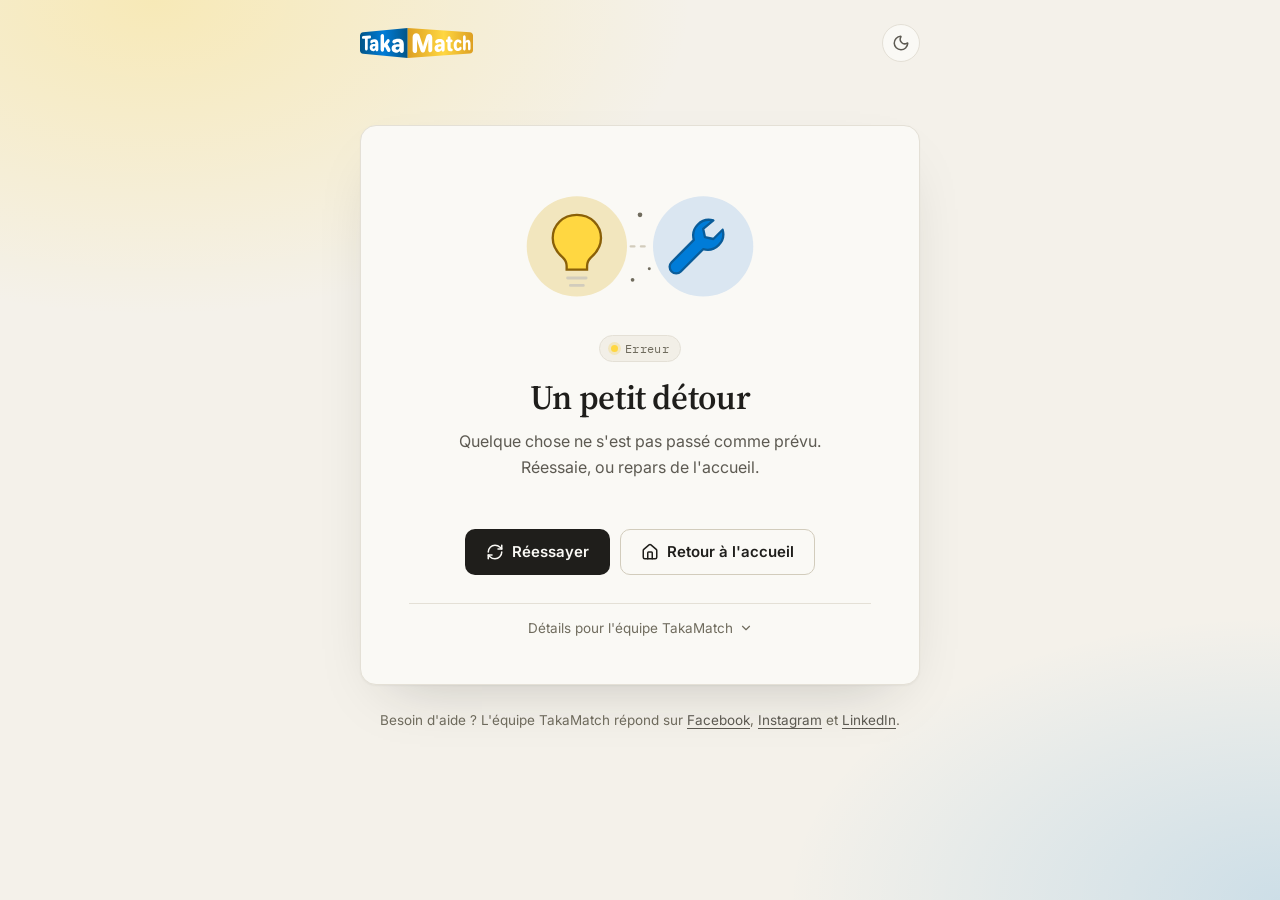
<file: erreur.html>
<!doctype html>
<html lang="fr">
<head>
<meta charset="utf-8">
<meta name="viewport" content="width=device-width,initial-scale=1,viewport-fit=cover">
<meta name="robots" content="noindex">
<title>TakaMatch — Un petit détour</title>
<meta name="theme-color" content="#F4F1EA" media="(prefers-color-scheme: light)">
<meta name="theme-color" content="#1A1815" media="(prefers-color-scheme: dark)">
<link rel="icon" type="image/svg+xml" href="/assets/icons/favicon.svg">
<link rel="preconnect" href="https://fonts.googleapis.com">
<link rel="preconnect" href="https://fonts.gstatic.com" crossorigin>
<link rel="preload" as="style" href="https://fonts.googleapis.com/css2?family=Source+Serif+4:opsz,wght@8..60,500;8..60,600&family=Inter:wght@400;500;600&family=IBM+Plex+Mono:wght@500&display=swap" onload="this.onload=null;this.rel='stylesheet'"><noscript><link rel="stylesheet" href="https://fonts.googleapis.com/css2?family=Source+Serif+4:opsz,wght@8..60,500;8..60,600&family=Inter:wght@400;500;600&family=IBM+Plex+Mono:wght@500&display=swap"></noscript>
<!-- ============================================================
     TakaMatch — page d'erreur commune
     Une seule page pour tous les incidents. Le type d'erreur se
     choisit dans l'adresse : erreur.html?type=google (voir ERRORS
     plus bas). 404.html est une copie de ce fichier : GitHub Pages
     l'affiche pour toute adresse qui n'existe pas.
     Autonome : styles et script sont dans ce fichier, pour qu'elle
     s'affiche même si le reste du site ne se charge pas.
     ============================================================ -->
<script>
  /* Thème : celui choisi sur le site, sinon celui de l'appareil. */
  (function(){ var t = null; try{ t = localStorage.getItem('tm-theme'); }catch(e){}
    if(t !== 'dark' && t !== 'light') t = window.matchMedia && matchMedia('(prefers-color-scheme: dark)').matches ? 'dark' : 'light';
    document.documentElement.setAttribute('data-theme', t); })();
</script>
<style>
  :root{
    --ground:#F4F1EA; --surface:#FAF9F5; --surface-2:#F2EFE7; --line:#E4E0D6; --line-strong:#D2CCBC;
    --ink:#1F1E1B; --ink-2:#5D5A52; --ink-3:#706C5E;
    --tal:#007CD8; --tal-soft:#DAE6F1; --tal-ink:#0A5C99;
    --vis:#FFD741; --vis-soft:#F2E6BE; --vis-ink:#8A6008;
    --glow-1:rgba(255,215,65,.30); --glow-2:rgba(0,124,216,.16);
    --btn:#1F1E1B; --btn-on:#FAF9F5;
    --sans:"Inter",-apple-system,BlinkMacSystemFont,"Segoe UI",Roboto,sans-serif;
    --disp:"Source Serif 4",Georgia,"Times New Roman",serif;
    --mono:"IBM Plex Mono",ui-monospace,SFMono-Regular,Menlo,monospace;
    --ease:cubic-bezier(.22,1,.36,1);
  }
  :root[data-theme="dark"]{
    --ground:#1A1815; --surface:#22201C; --surface-2:#282521; --line:#37332D; --line-strong:#4A453D;
    --ink:#F2EFE8; --ink-2:#BDB7AC; --ink-3:#A49E92;
    --tal:#3FA3EE; --tal-soft:#1A3244; --tal-ink:#9CD1FA;
    --vis:#FFD741; --vis-soft:#3B300C; --vis-ink:#F0CE6F;
    --glow-1:rgba(255,215,65,.10); --glow-2:rgba(63,163,238,.12);
    --btn:#F2EFE8; --btn-on:#1A1815;
  }
  *{box-sizing:border-box;margin:0}
  html{min-height:100%;background:var(--ground);background-image:radial-gradient(60% 50% at 12% 0%,var(--glow-1),transparent 70%),radial-gradient(55% 45% at 100% 100%,var(--glow-2),transparent 70%)}
  body{font-family:var(--sans);color:var(--ink);min-height:100vh;-webkit-font-smoothing:antialiased;display:flex;flex-direction:column;align-items:center;padding:24px 16px 32px}
  .top{width:100%;max-width:560px;display:flex;align-items:center;justify-content:space-between;margin-bottom:clamp(24px,7vh,64px)}
  .top img{height:30px;width:auto;display:block}
  :root[data-theme="dark"] .top img{filter:brightness(1.05)}
  .theme{border:1px solid var(--line);background:var(--surface);color:var(--ink-2);width:38px;height:38px;border-radius:999px;display:grid;place-items:center;cursor:pointer}
  .theme:hover{color:var(--ink);border-color:var(--line-strong)}
  .theme svg{width:18px;height:18px}

  main{width:100%;max-width:560px;background:var(--surface);border:1px solid var(--line);border-radius:16px;padding:clamp(28px,6vw,48px) clamp(20px,6vw,48px);
    box-shadow:0 1px 2px rgba(31,30,27,.04),0 24px 60px -30px rgba(31,30,27,.25);text-align:center;animation:rise .5s var(--ease) both}
  @keyframes rise{from{opacity:0;transform:translateY(10px)}to{opacity:1;transform:none}}

  .art{width:min(260px,70%);height:auto;margin:0 auto 22px;display:block}
  .art .bulb{fill:var(--vis);stroke:var(--vis-ink)}
  .art .tool{fill:var(--tal);stroke:var(--tal-ink)}
  .art .halo-v{fill:var(--vis-soft)} .art .halo-t{fill:var(--tal-soft)}
  .art .gap{stroke:var(--line-strong)}
  .art .spark{fill:var(--ink-3)}
  .art .float-a{animation:fa 4.5s ease-in-out infinite} .art .float-b{animation:fb 4.5s ease-in-out infinite}
  @keyframes fa{50%{transform:translate(-3px,-4px)}} @keyframes fb{50%{transform:translate(3px,4px)}}

  .tag{display:inline-flex;align-items:center;gap:7px;font-family:var(--mono);font-size:12px;letter-spacing:.04em;color:var(--ink-3);
    background:var(--surface-2);border:1px solid var(--line);border-radius:999px;padding:5px 11px;margin-bottom:16px}
  .tag i{width:7px;height:7px;border-radius:50%;background:var(--vis);box-shadow:0 0 0 3px var(--vis-soft)}
  .tag.info i{background:var(--tal);box-shadow:0 0 0 3px var(--tal-soft)}
  h1{font-family:var(--disp);font-weight:600;font-size:clamp(26px,5.4vw,34px);line-height:1.15;letter-spacing:-.01em;margin-bottom:12px;text-wrap:balance}
  h1 em{font-style:normal;color:var(--tal-ink)}
  .lead{font-size:16px;line-height:1.6;color:var(--ink-2);max-width:42ch;margin:0 auto;text-wrap:pretty}
  .steps{list-style:none;padding:0;margin:20px auto 0;max-width:400px;text-align:left;display:grid;gap:8px}
  .steps li{display:flex;gap:10px;align-items:flex-start;font-size:14.5px;line-height:1.5;color:var(--ink-2);background:var(--surface-2);border-radius:10px;padding:10px 12px}
  .steps b{font-family:var(--mono);font-weight:500;font-size:12px;color:var(--ink-3);min-width:16px;padding-top:2px}

  .acts{display:flex;flex-wrap:wrap;gap:10px;justify-content:center;margin-top:28px}
  .btn{display:inline-flex;align-items:center;justify-content:center;gap:8px;min-height:46px;padding:0 20px;border-radius:10px;font:600 15px/1 var(--sans);text-decoration:none;cursor:pointer;
    border:1px solid transparent;transition:transform .15s var(--ease),background .15s,border-color .15s}
  .btn:active{transform:scale(.98)}
  .btn svg{width:18px;height:18px}
  .btn-main{background:var(--btn);color:var(--btn-on)}
  .btn-main:hover{opacity:.9}
  .btn-ghost{background:transparent;color:var(--ink);border-color:var(--line-strong)}
  .btn-ghost:hover{background:var(--surface-2)}
  .btn:focus-visible,.theme:focus-visible,summary:focus-visible,.copy:focus-visible,a:focus-visible{outline:2px solid var(--tal);outline-offset:3px}

  details{margin-top:28px;border-top:1px solid var(--line);padding-top:16px;text-align:left}
  summary{cursor:pointer;font-size:13.5px;color:var(--ink-3);list-style:none;display:flex;align-items:center;justify-content:center;gap:6px}
  summary::-webkit-details-marker{display:none}
  summary svg{width:14px;height:14px;transition:transform .2s}
  details[open] summary svg{transform:rotate(180deg)}
  .tech{margin-top:12px;font-family:var(--mono);font-size:12.5px;line-height:1.7;color:var(--ink-2);background:var(--surface-2);border:1px solid var(--line);border-radius:10px;padding:12px 14px;position:relative;word-break:break-word}
  .copy{position:absolute;top:8px;right:8px;border:1px solid var(--line);background:var(--surface);color:var(--ink-2);border-radius:8px;font:500 12px var(--sans);padding:5px 9px;cursor:pointer}

  footer{margin-top:24px;font-size:13.5px;color:var(--ink-3);text-align:center;line-height:1.7}
  footer a{color:var(--ink-2);text-underline-offset:3px}
  @media (prefers-reduced-motion:reduce){main,.art .float-a,.art .float-b{animation:none}}
</style>
</head>
<body>
<header class="top">
  <a href="/" aria-label="Accueil TakaMatch"><img src="/assets/images/logo-principal.svg" alt="TakaMatch" width="113" height="30"></a>
  <button class="theme" id="theme" type="button" aria-label="Changer de thème"></button>
</header>

<main aria-labelledby="t">
  <!-- Illustration : l'idée (or) et la compétence (bleu) qui ne se sont pas encore rejointes. -->
  <svg class="art" viewBox="0 0 280 150" role="img" aria-hidden="true">
    <circle class="halo-v" cx="72" cy="78" r="54"/>
    <circle class="halo-t" cx="208" cy="78" r="54"/>
    <path class="gap" d="M130 78h20" stroke-width="2.5" stroke-dasharray="4 7" stroke-linecap="round" fill="none"/>
    <g transform="translate(-6 0)"><g class="float-a">
      <path class="bulb" stroke-width="2.5" d="M78 44c-15 0-26 11-26 25 0 9 5 16 11 21 3 3 4 6 4 9v4h22v-4c0-3 1-6 4-9 6-5 11-12 11-21 0-14-11-25-26-25z"/>
      <path d="M68 112h20M71 120h14" class="gap" stroke-width="3" stroke-linecap="round"/>
    </g></g>
    <g transform="translate(23 0)"><g class="float-b">
      <path class="tool" stroke-width="2.5" stroke-linejoin="round" d="M196 50a17 17 0 0 0-21 21l-24 24a7 7 0 0 0 10 10l24-24a17 17 0 0 0 21-21l-10 10-9-2-2-9z"/>
    </g></g>
    <circle class="spark" cx="140" cy="44" r="2.5"/><circle class="spark" cx="132" cy="114" r="2"/><circle class="spark" cx="150" cy="102" r="1.6"/>
  </svg>

  <span class="tag" id="tag"><i aria-hidden="true"></i><span id="code">Erreur</span></span>
  <h1 id="t">Un petit détour</h1>
  <p class="lead" id="lead">Quelque chose ne s'est pas passé comme prévu.</p>
  <ol class="steps" id="steps" hidden></ol>
  <div class="acts" id="acts"></div>

  <details id="more">
    <summary>Détails pour l'équipe TakaMatch <svg viewBox="0 0 24 24" fill="none" stroke="currentColor" stroke-width="2" stroke-linecap="round" stroke-linejoin="round"><path d="m6 9 6 6 6-6"/></svg></summary>
    <div class="tech" id="tech"><button class="copy" id="copy" type="button">Copier</button><span id="techTxt"></span></div>
  </details>
</main>

<footer>
  Besoin d'aide ? L'équipe TakaMatch répond sur
  <a href="https://www.facebook.com/takamatch" target="_blank" rel="noopener">Facebook</a>,
  <a href="https://www.instagram.com/takaamatch" target="_blank" rel="noopener">Instagram</a> et
  <a href="https://www.linkedin.com/company/takamatch" target="_blank" rel="noopener">LinkedIn</a>.
</footer>

<script>
(function(){
  'use strict';
  var I = {
    home:'<svg viewBox="0 0 24 24" fill="none" stroke="currentColor" stroke-width="2" stroke-linecap="round" stroke-linejoin="round"><path d="M15 21v-8a1 1 0 0 0-1-1h-4a1 1 0 0 0-1 1v8"/><path d="M3 10a2 2 0 0 1 .709-1.528l7-6a2 2 0 0 1 2.582 0l7 6A2 2 0 0 1 21 10v9a2 2 0 0 1-2 2H5a2 2 0 0 1-2-2z"/></svg>',
    mail:'<svg viewBox="0 0 24 24" fill="none" stroke="currentColor" stroke-width="2" stroke-linecap="round" stroke-linejoin="round"><path d="m22 7-8.991 5.727a2 2 0 0 1-2.009 0L2 7"/><rect x="2" y="4" width="20" height="16" rx="2"/></svg>',
    retry:'<svg viewBox="0 0 24 24" fill="none" stroke="currentColor" stroke-width="2" stroke-linecap="round" stroke-linejoin="round"><path d="M3 12a9 9 0 0 1 9-9 9.75 9.75 0 0 1 6.74 2.74L21 8"/><path d="M21 3v5h-5"/><path d="M21 12a9 9 0 0 1-9 9 9.75 9.75 0 0 1-6.74-2.74L3 16"/><path d="M8 16H3v5"/></svg>',
    back:'<svg viewBox="0 0 24 24" fill="none" stroke="currentColor" stroke-width="2" stroke-linecap="round" stroke-linejoin="round"><path d="m12 19-7-7 7-7"/><path d="M19 12H5"/></svg>',
    key:'<svg viewBox="0 0 24 24" fill="none" stroke="currentColor" stroke-width="2" stroke-linecap="round" stroke-linejoin="round"><path d="M2.586 17.414A2 2 0 0 0 2 18.828V21a1 1 0 0 0 1 1h3a1 1 0 0 0 1-1v-1a1 1 0 0 1 1-1h1a1 1 0 0 0 1-1v-1a1 1 0 0 1 1-1h.172a2 2 0 0 0 1.414-.586l.814-.814a6.5 6.5 0 1 0-4-4z"/><circle cx="16.5" cy="7.5" r=".5" fill="currentColor"/></svg>',
    sun:'<svg viewBox="0 0 24 24" fill="none" stroke="currentColor" stroke-width="2" stroke-linecap="round" stroke-linejoin="round"><circle cx="12" cy="12" r="4"/><path d="M12 2v2"/><path d="M12 20v2"/><path d="m4.93 4.93 1.41 1.41"/><path d="m17.66 17.66 1.41 1.41"/><path d="M2 12h2"/><path d="M20 12h2"/><path d="m6.34 17.66-1.41 1.41"/><path d="m19.07 4.93-1.41 1.41"/></svg>',
    moon:'<svg viewBox="0 0 24 24" fill="none" stroke="currentColor" stroke-width="2" stroke-linecap="round" stroke-linejoin="round"><path d="M20.985 12.486a9 9 0 1 1-9.473-9.472c.405-.022.617.46.402.803a6 6 0 0 0 8.268 8.268c.344-.215.825-.004.803.401"/></svg>'
  };
  var q = new URLSearchParams(location.search);
  /* Paramètres à garder pour revenir à l'inscription (rôle choisi, connexion…). */
  var keep = new URLSearchParams();
  ['mode', 'role'].forEach(function(k){ var v = q.get(k); if(v && /^[a-z]{2,12}$/.test(v)) keep.set(k, v); });
  var onb = '/inscription.html' + (keep.toString() ? '?' + keep.toString() : '');
  /* Adresse de retour : seulement une page de ce site. */
  var back = q.get('retour') || '';
  if(!/^\/[A-Za-z0-9._\-\/?=&%]*$/.test(back) || back.indexOf('//') === 0) back = '';

  var A = {
    home:{l:'Retour à l\'accueil', h:'/', i:'home'},
    email:{l:'Continuer avec mon e-mail', h:onb, i:'mail', main:true},
    login:{l:'Me reconnecter', h:'/inscription.html?mode=login', i:'key', main:true},
    retry:{l:'Réessayer', h:back || null, i:'retry', main:true, retry:true},
    prev:{l:'Page précédente', h:null, i:'back', prev:true},
    contact:{l:'Écrire à l\'équipe', h:'mailto:contact@takamatch.com', i:'mail', main:true}
  };
  var until = /^\d{4}-\d{2}-\d{2}$/.test(q.get('jusqu') || '') ? q.get('jusqu').split('-').reverse().join('/') : '';

  /* ---------- Les erreurs connues ---------- */
  var ERRORS = {
    google:{code:'Connexion Google', info:true,
      t:'La connexion avec <em>Google</em> arrive très bientôt',
      p:'Nous finalisons ce raccourci. En attendant, ton adresse e-mail suffit : pas de mot de passe à retenir, tu reçois simplement un code à 6 chiffres.',
      steps:['Entre ton adresse e-mail (Gmail fonctionne très bien).', 'Recopie le code reçu par e-mail.', 'C\'est tout : ton compte est prêt.'],
      acts:['email', 'home'], tech:'GOOGLE_PROVIDER_DISABLED'},
    oauth:{code:'Connexion Google',
      t:'La connexion avec Google n\'a pas abouti',
      p:'Google ne nous a pas renvoyé ton accord, ou la demande a expiré. Rien n\'a été créé : tu peux réessayer, ou utiliser ton adresse e-mail.',
      acts:['email', 'home'], tech:'OAUTH_RETURN_ERROR'},
    404:{code:'Erreur 404',
      t:'Cette page s\'est perdue en chemin',
      p:'L\'adresse est peut-être mal tapée, ou la page a changé de place. Le reste de TakaMatch, lui, est bien là.',
      acts:['home', 'prev'], tech:'404 NOT_FOUND'},
    session:{code:'Session expirée', info:true,
      t:'Ta session a expiré',
      p:'Par sécurité, on te déconnecte au bout d\'un moment. Reconnecte-toi avec ton e-mail : tu retrouves tout là où tu l\'avais laissé.',
      acts:['login', 'home'], tech:'SESSION_EXPIRED'},
    reseau:{code:'Hors connexion',
      t:'Pas de connexion internet',
      p:'Ton appareil ne parvient pas à joindre TakaMatch. Vérifie ton Wi-Fi ou tes données mobiles, puis réessaie : rien de ce que tu as fait n\'est perdu.',
      acts:['retry', 'home'], tech:'NETWORK_UNREACHABLE'},
    serveur:{code:'Erreur 500',
      t:'Un souci de notre côté',
      p:'Ce n\'est pas toi, c\'est nous. Le service a eu un raté ; il repart en général en quelques instants. Réessaie dans une minute.',
      acts:['retry', 'home'], tech:'SERVER_ERROR'},
    maintenance:{code:'Maintenance', info:true,
      t:'On améliore TakaMatch',
      p:'La plateforme fait une courte pause pour une mise à jour. Tes données sont en sécurité ; reviens dans quelques minutes.',
      acts:['retry', 'home'], tech:'MAINTENANCE'},
    acces:{code:'Accès refusé',
      t:'Cette page t\'est fermée',
      p:'Elle est réservée à un autre compte ou à l\'équipe TakaMatch. Si tu penses que c\'est une erreur, écris-nous.',
      acts:['home', 'prev'], tech:'403 FORBIDDEN'},
    suspendu:{code:'Compte suspendu',
      t:'Ton compte est <em>suspendu</em> pour le moment',
      p:'L\'équipe TakaMatch a mis ton compte en pause' + (until ? ' jusqu\'au ' + until : '') + ', suite au non-respect des règles de la communauté. Le motif t\'a été envoyé dans tes notifications. Tu pourras te reconnecter automatiquement à la fin de la suspension. Si tu penses que c\'est une erreur, écris-nous.',
      acts:['contact', 'home'], tech:'ACCOUNT_SUSPENDED'},
    banni:{code:'Compte fermé',
      t:'Ce compte a été fermé',
      p:'L\'équipe TakaMatch a fermé ce compte, suite à un manquement grave aux règles de la communauté. Si tu souhaites contester cette décision, écris-nous en indiquant ton adresse e-mail.',
      acts:['contact', 'home'], tech:'ACCOUNT_BANNED'}
  };
  ERRORS.generic = {code:'Erreur', t:'Un petit détour', p:'Quelque chose ne s\'est pas passé comme prévu. Réessaie, ou repars de l\'accueil.', acts:['retry', 'home'], tech:'UNKNOWN'};

  var type = q.get('type') || document.documentElement.getAttribute('data-default') || 'generic';
  var E = ERRORS[type] || ERRORS.generic;
  var $ = function(id){ return document.getElementById(id); };
  /* Espace insécable avant : ; ! ? (typographie française). */
  var fr = function(t){ return String(t).replace(/ ([:;!?])/g, '\u00a0$1'); };

  document.title = 'TakaMatch — ' + E.code;
  $('code').textContent = E.code;
  if(E.info) $('tag').classList.add('info');
  $('t').innerHTML = fr(E.t);            /* textes fixes de ce fichier, jamais de l'adresse */
  $('lead').textContent = fr(E.p);
  if(E.steps){ $('steps').hidden = false; $('steps').innerHTML = E.steps.map(function(s, i){ return '<li><b>' + (i + 1) + '</b><span></span></li>'; }).join('');
    [].forEach.call($('steps').querySelectorAll('span'), function(el, i){ el.textContent = fr(E.steps[i]); }); }

  var acts = $('acts');
  E.acts.forEach(function(k){
    var a = A[k]; if(!a) return;
    if(a.prev && history.length < 2) return;
    var el = document.createElement(a.h ? 'a' : 'button');
    el.className = 'btn ' + (a.main ? 'btn-main' : 'btn-ghost');
    el.innerHTML = I[a.i] + '<span></span>'; el.lastChild.textContent = a.l;
    if(a.h) el.href = a.h; else el.type = 'button';
    if(a.retry && !a.h) el.addEventListener('click', function(){ history.length > 1 ? history.back() : location.assign('/'); });
    if(a.prev) el.addEventListener('click', function(){ history.back(); });
    acts.appendChild(el);
  });
  /* S'il n'y a qu'un bouton secondaire, il devient principal. */
  if(!acts.querySelector('.btn-main') && acts.firstChild) acts.firstChild.className = 'btn btn-main';

  var detail = q.get('detail') || '';
  var tech = 'Code : ' + E.tech + (detail ? ' · ' + detail.slice(0, 160) : '') + '\nPage : ' + location.pathname + '\nDate : ' + new Date().toLocaleString('fr-FR');
  $('techTxt').textContent = tech;
  $('techTxt').style.whiteSpace = 'pre-wrap';
  $('copy').addEventListener('click', function(){
    var b = this, ok = function(){ b.textContent = 'Copié'; setTimeout(function(){ b.textContent = 'Copier'; }, 1600); };
    try{ navigator.clipboard.writeText(tech).then(ok, function(){}); }catch(e){}
  });

  var th = $('theme');
  function paintTheme(){ var d = document.documentElement.getAttribute('data-theme') === 'dark'; th.innerHTML = d ? I.sun : I.moon; th.setAttribute('aria-label', d ? 'Passer en thème clair' : 'Passer en thème sombre'); }
  th.addEventListener('click', function(){ var n = document.documentElement.getAttribute('data-theme') === 'dark' ? 'light' : 'dark';
    document.documentElement.setAttribute('data-theme', n); try{ localStorage.setItem('tm-theme', n); }catch(e){} paintTheme(); });
  paintTheme();
})();
</script>
</body>
</html>
</file>
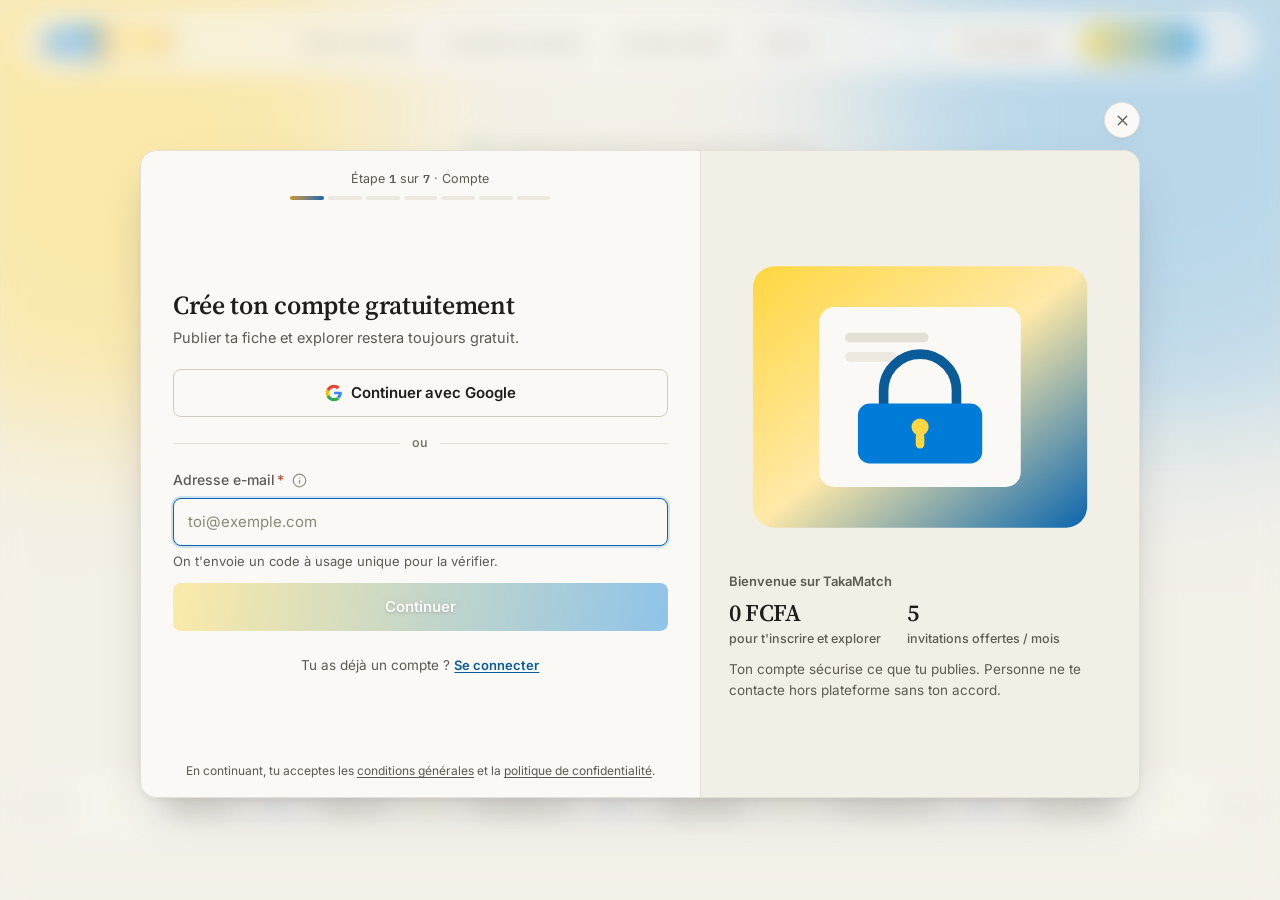
<file: inscription.html>
<!doctype html>
<html lang="fr" data-page="onb" class="tm-shell">
<head>
<meta charset="utf-8">
<meta name="viewport" content="width=device-width,initial-scale=1,viewport-fit=cover">
<title>TakaMatch — Rejoindre</title>
<meta name="description" content="Crée ton compte TakaMatch en quelques minutes : trouve tes cofondateurs, ou rejoins un projet comme associé.">
<meta name="theme-color" content="#F4F1EA" media="(prefers-color-scheme: light)">
<meta name="theme-color" content="#1A1815" media="(prefers-color-scheme: dark)">
<link rel="icon" type="image/svg+xml" href="assets/icons/favicon.svg">
<meta name="robots" content="noindex">
<meta property="og:title" content="TakaMatch — Rejoindre">
<meta property="og:description" content="Crée ton compte TakaMatch en quelques minutes : trouve tes cofondateurs, ou rejoins un projet comme associé.">
<meta property="og:type" content="website">
<meta property="og:url" content="https://takamatch.com/inscription.html">
<meta property="og:site_name" content="TakaMatch">
<meta property="og:locale" content="fr_FR">
<meta property="og:image" content="https://takamatch.com/assets/images/og-takamatch.png">
<meta property="og:image:width" content="1200">
<meta property="og:image:height" content="630">
<meta property="og:image:alt" content="TakaMatch : une idée seule ne suffit pas, une compétence seule non plus.">
<meta name="twitter:card" content="summary_large_image">
<link rel="manifest" href="/manifest.webmanifest">
<link rel="apple-touch-icon" href="/assets/icons/apple-touch-icon.png">
<script data-goatcounter="https://takamatch.goatcounter.com/count" async src="https://gc.zgo.at/count.js"></script>
<link rel="preconnect" href="https://fonts.googleapis.com">
<link rel="preconnect" href="https://fonts.gstatic.com" crossorigin>
<link rel="preload" as="style" href="https://fonts.googleapis.com/css2?family=Source+Serif+4:opsz,wght@8..60,400;8..60,500;8..60,600&family=Inter:wght@400;500;600;700&family=IBM+Plex+Mono:wght@500;600&display=swap" onload="this.onload=null;this.rel='stylesheet'"><noscript><link rel="stylesheet" href="https://fonts.googleapis.com/css2?family=Source+Serif+4:opsz,wght@8..60,400;8..60,500;8..60,600&family=Inter:wght@400;500;600;700&family=IBM+Plex+Mono:wght@500;600&display=swap"></noscript>
<!-- ============================================================
     TMGuard — filet de sécurité commun à toutes les pages TakaMatch
     · écran de chargement tant que la page n'est pas prête
     · message clair si la page plante (au lieu d'un écran blanc)
     · bandeau hors connexion
     · TMGuard.fetch : délai maximum, nouvelles tentatives, messages lisibles
     Pour brancher un outil de suivi d'erreurs plus tard (Sentry…) :
     TMGuard.onError = err => { ... }
     ============================================================ -->
<link rel="stylesheet" href="css/variables.css?v=20261009b">
<link rel="stylesheet" href="css/base.css?v=20261009b">
<link rel="stylesheet" href="css/components.css?v=20261108b">
<link rel="stylesheet" href="css/pages/inscription.css?v=20261108a">
<script src="js/main.js?v=20261104a"></script>
<script src="js/morph.js?v=20261020a"></script>
<script src="js/supabase.js?v=20261107b"></script>
<script src="js/perf.js?v=20261108a" defer></script>
<script src="js/tm-select.js?v=20261108a"></script>
<script src="js/maintenance.js?v=20261020-lucide"></script>
<script src="js/prix.js?v=20261106z"></script>
<script src="js/geo.js?v=20261106z"></script>
<script src="js/fiche-rules.js?v=20261016b"></script>
<script src="js/field-help.js?v=20261020-lucide"></script>
</head>
<body>
<div class="tmg-boot" id="tmgBoot" role="status" aria-live="polite"><div class="tmg-in"><span class="tmg-spin" aria-hidden="true"></span><p>Chargement de TakaMatch…</p></div></div>
<!-- Le décor : la vraie vitrine, affichée derrière la fenêtre et floutée par le voile. -->
<iframe class="bg-site" src="/" title="Aperçu du site TakaMatch" aria-hidden="true" tabindex="-1"></iframe>
<!-- Le décor : la vitrine derrière la fenêtre (papier et halos du hero). -->
<div class="scene" aria-hidden="true"><i class="b1"></i><i class="b2"></i><i class="b3"></i></div>

<!-- Fenêtre fermée : les deux portes d'entrée de la vitrine. -->
<main class="closed" id="closed" hidden>
  <div class="in">
    <span class="brand"><img class="brand-logo" src="assets/images/logo-principal.svg" alt="TakaMatch"></span>
    <h1>Rejoindre <span class="gt">TakaMatch</span></h1>
    <p>La fenêtre d'onboarding est fermée. Rouvre-la par l'une des deux portes de la vitrine.</p>
    <div class="row">
      <button class="btn btn-go btn-lg" data-act="open-onb">Commencer</button>
      <button class="btn btn-ghost btn-lg" data-act="open-onb" data-mode="login">Se connecter</button>
    </div>
  </div>
</main>

<!-- L'onboarding. -->
<div id="onb" hidden></div>

<!-- Tableau de bord simplifié (arrivée après l'onboarding). -->
<div class="dash" id="dash" hidden></div>

<div class="toasts" id="toasts" aria-live="polite"></div>

<script src="js/pages/inscription.js?v=20261108a"></script>
<script src="js/pages/inscription-auth.js?v=20261107a"></script>
</body>
</html>
</file>
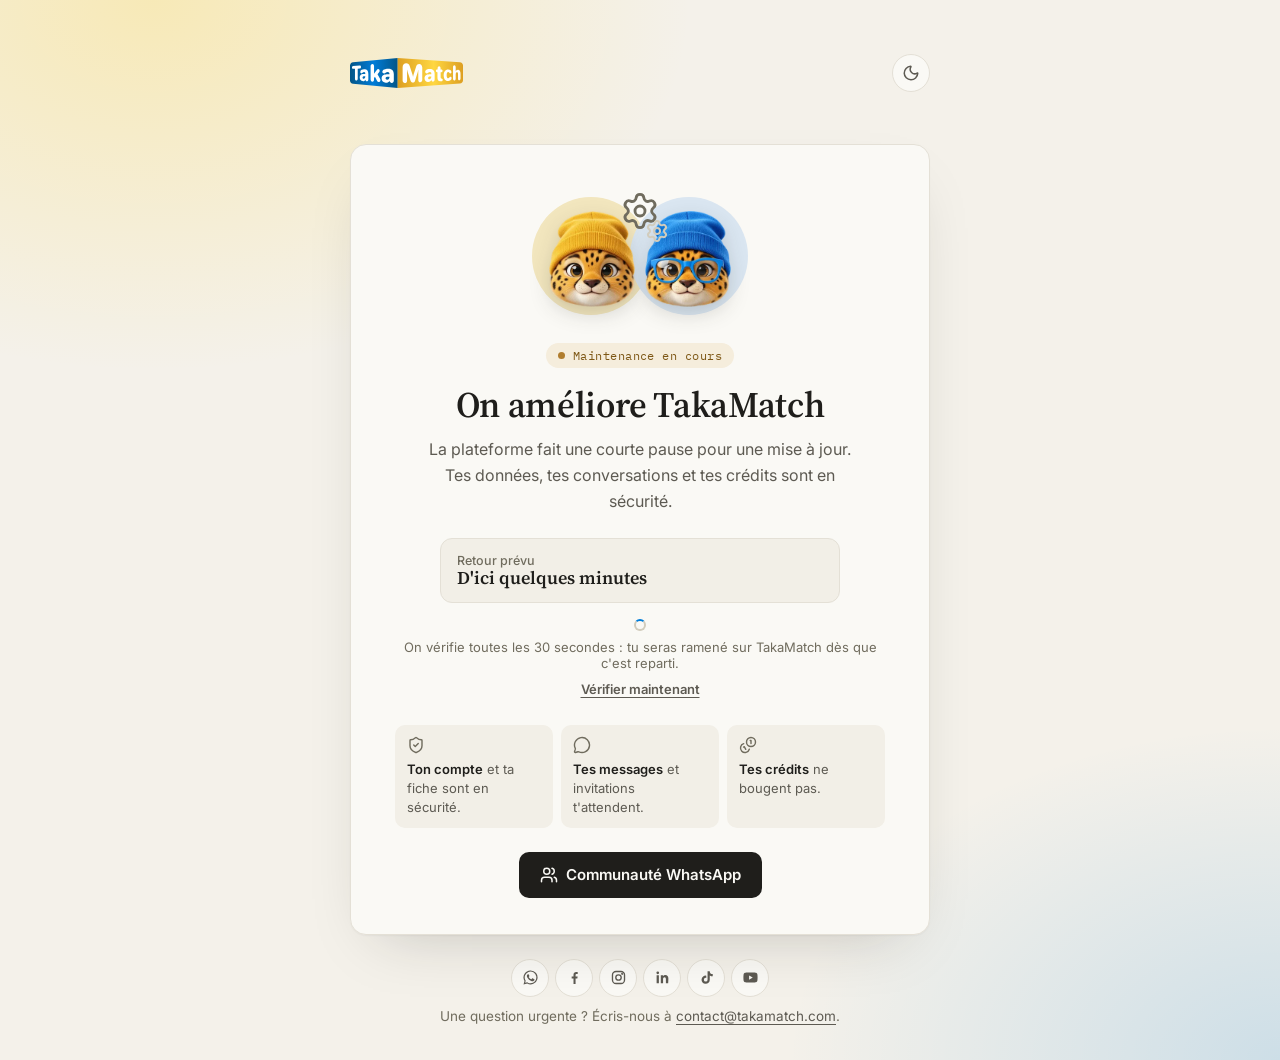
<file: maintenance.html>
<!doctype html>
<html lang="fr">
<head>
<meta charset="utf-8">
<meta name="viewport" content="width=device-width,initial-scale=1,viewport-fit=cover">
<meta name="robots" content="noindex">
<title>TakaMatch — Maintenance en cours</title>
<meta name="theme-color" content="#F4F1EA" media="(prefers-color-scheme: light)">
<meta name="theme-color" content="#1A1815" media="(prefers-color-scheme: dark)">
<link rel="icon" type="image/svg+xml" href="assets/icons/favicon.svg">
<link rel="preconnect" href="https://fonts.googleapis.com">
<link rel="preconnect" href="https://fonts.gstatic.com" crossorigin>
<link rel="preload" as="style" href="https://fonts.googleapis.com/css2?family=Source+Serif+4:opsz,wght@8..60,500;8..60,600&family=Inter:wght@400;500;600&family=IBM+Plex+Mono:wght@500&display=swap" onload="this.onload=null;this.rel='stylesheet'"><noscript><link rel="stylesheet" href="https://fonts.googleapis.com/css2?family=Source+Serif+4:opsz,wght@8..60,500;8..60,600&family=Inter:wght@400;500;600&family=IBM+Plex+Mono:wght@500&display=swap"></noscript>
<!-- ============================================================
     TakaMatch — page de maintenance
     Affichée quand l'équipe active la maintenance (espace équipe →
     module « Maintenance »). Le réglage vit dans Supabase :
     app_settings, clé « maintenance » (supabase/23_maintenance.sql).
     · Titre, message et retour prévu viennent du réglage.
     · La page revérifie toute seule toutes les 30 s et renvoie le
       visiteur là où il était dès que c'est reparti (?retour=/page).
     · ?apercu=1 : aperçu pour l'équipe, sans redirection
       (titre, msg, fin, debut, portee peuvent être passés dans l'adresse).
     Autonome : styles et script dans ce fichier, pour s'afficher même
     si le reste du site est en travaux.
     ============================================================ -->
<script>
  (function(){ var t = null; try{ t = localStorage.getItem('tm-theme'); }catch(e){}
    if(t !== 'dark' && t !== 'light') t = window.matchMedia && matchMedia('(prefers-color-scheme: dark)').matches ? 'dark' : 'light';
    document.documentElement.setAttribute('data-theme', t); })();
</script>
<style>
  :root{
    --ground:#F4F1EA; --surface:#FAF9F5; --surface-2:#F2EFE7; --line:#E4E0D6; --line-strong:#D2CCBC;
    --ink:#1F1E1B; --ink-2:#5D5A52; --ink-3:#706C5E;
    --tal:#007CD8; --tal-soft:#DAE6F1; --tal-ink:#0A5C99;
    --vis:#FFD741; --vis-soft:#F2E6BE; --vis-ink:#8A6008;
    --ok:#4B7F52; --ok-bg:#E8EFE5; --ok-ink:#3A6640;
    --warn:#B07D2E; --warn-bg:#F5EDDC; --warn-ink:#7D5715;
    --glow-1:rgba(255,215,65,.30); --glow-2:rgba(0,124,216,.16);
    --btn:#1F1E1B; --btn-on:#FAF9F5;
    --sans:"Inter",-apple-system,BlinkMacSystemFont,"Segoe UI",Roboto,sans-serif;
    --disp:"Source Serif 4",Georgia,"Times New Roman",serif;
    --mono:"IBM Plex Mono",ui-monospace,SFMono-Regular,Menlo,monospace;
    --ease:cubic-bezier(.22,1,.36,1);
  }
  :root[data-theme="dark"]{
    --ground:#1A1815; --surface:#22201C; --surface-2:#282521; --line:#37332D; --line-strong:#4A453D;
    --ink:#F2EFE8; --ink-2:#BDB7AC; --ink-3:#A49E92;
    --tal:#3FA3EE; --tal-soft:#1A3244; --tal-ink:#9CD1FA;
    --vis:#FFD741; --vis-soft:#3B300C; --vis-ink:#F0CE6F;
    --ok:#7FA886; --ok-bg:#1C2A1E; --ok-ink:#9DC2A3;
    --warn:#D2A44E; --warn-bg:#2C2312; --warn-ink:#E0BC77;
    --glow-1:rgba(255,215,65,.10); --glow-2:rgba(63,163,238,.12);
    --btn:#F2EFE8; --btn-on:#1A1815;
  }
  *{box-sizing:border-box;margin:0}
  html{min-height:100%;background:var(--ground);background-image:radial-gradient(60% 50% at 12% 0%,var(--glow-1),transparent 70%),radial-gradient(55% 45% at 100% 100%,var(--glow-2),transparent 70%)}
  body{font-family:var(--sans);color:var(--ink);min-height:100vh;-webkit-font-smoothing:antialiased;display:flex;flex-direction:column;align-items:center;padding:24px 16px 32px}
  [hidden]{display:none!important}

  .ribbon{position:fixed;top:0;left:0;right:0;z-index:5;background:var(--ink);color:var(--ground);font:600 12.5px/1 var(--sans);text-align:center;padding:9px 12px;letter-spacing:.01em}
  .ribbon + .top{margin-top:30px}

  .top{width:100%;max-width:580px;display:flex;align-items:center;justify-content:space-between;margin-bottom:clamp(20px,6vh,52px)}
  .top img{height:30px;width:auto;display:block}
  .theme{border:1px solid var(--line);background:var(--surface);color:var(--ink-2);width:38px;height:38px;border-radius:999px;display:grid;place-items:center;cursor:pointer}
  .theme:hover{color:var(--ink);border-color:var(--line-strong)}
  .theme svg{width:18px;height:18px}

  main{width:100%;max-width:580px;background:var(--surface);border:1px solid var(--line);border-radius:16px;padding:clamp(26px,6vw,44px) clamp(20px,6vw,44px) clamp(22px,5vw,36px);
    box-shadow:0 1px 2px rgba(31,30,27,.04),0 24px 60px -30px rgba(31,30,27,.25);text-align:center;animation:rise .5s var(--ease) both}
  @keyframes rise{from{opacity:0;transform:translateY(10px)}to{opacity:1;transform:none}}

  /* Illustration : les deux Takam (Visionnaire et Talent) au travail autour d'un engrenage. */
  .art{position:relative;width:228px;height:132px;margin:0 auto 22px}
  .art .halo{position:absolute;border-radius:50%}
  .art .h-v{width:118px;height:118px;left:6px;top:8px;background:var(--vis-soft)}
  .art .h-t{width:118px;height:118px;right:6px;top:8px;background:var(--tal-soft)}
  .art img{position:absolute;width:96px;height:96px;top:22px;filter:drop-shadow(0 8px 10px rgba(31,30,27,.16))}
  .art .k-v{left:18px;animation:bob 3.6s ease-in-out infinite}
  .art .k-t{right:18px;animation:bob 3.6s ease-in-out -1.8s infinite}
  .art .gear{position:absolute;left:50%;top:2px;width:40px;height:40px;margin-left:-20px;color:var(--ink-3);animation:spin 9s linear infinite;z-index:2}
  .art .gear2{left:calc(50% + 17px);top:30px;width:24px;height:24px;margin-left:-12px;animation-direction:reverse;animation-duration:5.4s;color:var(--line-strong)}
  @keyframes bob{50%{transform:translateY(-5px) rotate(-2deg)}}
  @keyframes spin{to{transform:rotate(360deg)}}
  .done .art .gear,.done .art .gear2{animation:none;opacity:0}

  .tag{display:inline-flex;align-items:center;gap:8px;font-family:var(--mono);font-size:12px;letter-spacing:.04em;color:var(--warn-ink);
    background:var(--warn-bg);border-radius:999px;padding:5px 12px;margin-bottom:16px}
  .tag i{width:7px;height:7px;border-radius:50%;background:var(--warn);animation:beat 1.8s ease-in-out infinite}
  @keyframes beat{0%,100%{box-shadow:0 0 0 0 color-mix(in srgb,var(--warn) 55%,transparent)}60%{box-shadow:0 0 0 6px transparent}}
  .done .tag{color:var(--ok-ink);background:var(--ok-bg)} .done .tag i{background:var(--ok);animation:none}

  h1{font-family:var(--disp);font-weight:600;font-size:clamp(26px,5.6vw,36px);line-height:1.15;letter-spacing:-.01em;margin-bottom:12px;text-wrap:balance}
  .lead{font-size:16px;line-height:1.6;color:var(--ink-2);max-width:44ch;margin:0 auto;text-wrap:pretty;white-space:pre-line}

  /* Retour prévu */
  .eta{margin:24px auto 0;max-width:400px;text-align:left;background:var(--surface-2);border:1px solid var(--line);border-radius:12px;padding:14px 16px}
  .eta .row{display:flex;align-items:baseline;justify-content:space-between;gap:12px}
  .eta small{font-size:12.5px;color:var(--ink-3);font-weight:500}
  .eta b{font-family:var(--disp);font-weight:600;font-size:24px;line-height:1.1}
  .eta .left{font-family:var(--mono);font-size:12.5px;color:var(--ink-2);white-space:nowrap}
  .bar{height:6px;border-radius:6px;background:var(--line);overflow:hidden;margin-top:12px}
  .bar i{display:block;height:100%;width:0;border-radius:6px;background:linear-gradient(90deg,var(--vis),var(--tal));transition:width .8s var(--ease)}
  .eta.soft b{font-size:18px}

  .watch{display:flex;align-items:center;justify-content:center;gap:8px;flex-wrap:wrap;margin-top:16px;font-size:13px;color:var(--ink-3)}
  .watch .dot{width:12px;height:12px;border-radius:50%;border:2px solid var(--line-strong);border-top-color:var(--tal);animation:spin 1s linear infinite}
  .watch button{border:0;background:none;color:var(--ink-2);font:600 13px var(--sans);text-decoration:underline;text-underline-offset:3px;cursor:pointer;padding:2px}
  .watch button:disabled{opacity:.5;cursor:default}

  .safe{list-style:none;padding:0;margin:26px 0 0;display:grid;grid-template-columns:repeat(3,minmax(0,1fr));gap:8px;text-align:left}
  .safe li{background:var(--surface-2);border-radius:10px;padding:11px 12px;font-size:13px;line-height:1.45;color:var(--ink-2);display:flex;flex-direction:column;gap:6px}
  .safe svg{width:18px;height:18px;color:var(--ink-3)}
  .safe b{color:var(--ink);font-weight:600}

  .acts{display:flex;flex-wrap:wrap;gap:10px;justify-content:center;margin-top:24px}
  .btn{display:inline-flex;align-items:center;justify-content:center;gap:8px;min-height:46px;padding:0 20px;border-radius:10px;font:600 15px/1 var(--sans);text-decoration:none;cursor:pointer;
    border:1px solid transparent;transition:transform .15s var(--ease),background .15s,border-color .15s}
  .btn:active{transform:scale(.98)}
  .btn svg{width:18px;height:18px}
  .btn-main{background:var(--btn);color:var(--btn-on)} .btn-main:hover{opacity:.9}
  .btn-ghost{background:transparent;color:var(--ink);border-color:var(--line-strong)} .btn-ghost:hover{background:var(--surface-2)}
  .btn:focus-visible,.theme:focus-visible,.watch button:focus-visible,a:focus-visible{outline:2px solid var(--tal);outline-offset:3px}

  footer{margin-top:24px;font-size:13.5px;color:var(--ink-3);text-align:center;line-height:1.7}
  footer a{color:var(--ink-2);text-underline-offset:3px}
  .soc{display:flex;justify-content:center;gap:6px;margin-bottom:8px}
  .soc a{width:38px;height:38px;border-radius:999px;display:grid;place-items:center;color:var(--ink-2);border:1px solid var(--line);background:var(--surface)}
  .soc a:hover{color:var(--ink);border-color:var(--line-strong)}
  .soc svg{width:17px;height:17px}

  @media (max-width:520px){
    .safe{grid-template-columns:minmax(0,1fr)}
    .safe li{flex-direction:row;align-items:flex-start;gap:10px}
    .safe svg{flex:0 0 auto;margin-top:1px}
    .btn{width:100%}
  }
  @media (prefers-reduced-motion:reduce){main,.art img,.art .gear,.tag i,.watch .dot{animation:none}}
</style>
</head>
<body>
<div class="ribbon" id="ribbon" hidden>Aperçu · ce que verront les visiteurs pendant la maintenance</div>
<header class="top">
  <a href="/" aria-label="Accueil TakaMatch"><img src="assets/images/logo-principal.svg" alt="TakaMatch" width="113" height="30"></a>
  <button class="theme" id="theme" type="button" aria-label="Changer de thème"></button>
</header>

<main id="card" aria-labelledby="t" aria-live="polite">
  <div class="art" aria-hidden="true">
    <span class="halo h-v"></span><span class="halo h-t"></span>
    <svg class="gear" viewBox="0 0 24 24" fill="none" stroke="currentColor" stroke-width="1.7" stroke-linecap="round" stroke-linejoin="round"><path d="M9.671 4.136a2.34 2.34 0 0 1 4.659 0 2.34 2.34 0 0 0 3.319 1.915 2.34 2.34 0 0 1 2.33 4.033 2.34 2.34 0 0 0 0 3.831 2.34 2.34 0 0 1-2.33 4.033 2.34 2.34 0 0 0-3.319 1.915 2.34 2.34 0 0 1-4.659 0 2.34 2.34 0 0 0-3.32-1.915 2.34 2.34 0 0 1-2.33-4.033 2.34 2.34 0 0 0 0-3.831A2.34 2.34 0 0 1 6.35 6.051a2.34 2.34 0 0 0 3.319-1.915"/><circle cx="12" cy="12" r="3"/></svg>
    <svg class="gear gear2" viewBox="0 0 24 24" fill="none" stroke="currentColor" stroke-width="2" stroke-linecap="round" stroke-linejoin="round"><path d="M9.671 4.136a2.34 2.34 0 0 1 4.659 0 2.34 2.34 0 0 0 3.319 1.915 2.34 2.34 0 0 1 2.33 4.033 2.34 2.34 0 0 0 0 3.831 2.34 2.34 0 0 1-2.33 4.033 2.34 2.34 0 0 0-3.319 1.915 2.34 2.34 0 0 1-4.659 0 2.34 2.34 0 0 0-3.32-1.915 2.34 2.34 0 0 1-2.33-4.033 2.34 2.34 0 0 0 0-3.831A2.34 2.34 0 0 1 6.35 6.051a2.34 2.34 0 0 0 3.319-1.915"/><circle cx="12" cy="12" r="3"/></svg>
    <img class="k-v" src="assets/images/takam/takam-visionnaire.webp" alt="" width="96" height="96">
    <img class="k-t" src="assets/images/takam/takam-talent.webp" alt="" width="96" height="96">
  </div>

  <span class="tag"><i aria-hidden="true"></i><span id="tag">Maintenance en cours</span></span>
  <h1 id="t">On améliore TakaMatch</h1>
  <p class="lead" id="lead">La plateforme fait une courte pause pour une mise à jour. Tes données, tes conversations et tes crédits sont en sécurité.</p>

  <div class="eta" id="eta" hidden>
    <div class="row"><small id="etaL">Retour prévu vers</small><span class="left" id="etaLeft"></span></div>
    <b id="etaT"></b>
    <div class="bar" id="etaBar"><i id="etaFill"></i></div>
  </div>

  <div class="watch" id="watch"><span class="dot" aria-hidden="true"></span><span id="watchT">On vérifie toutes les 30 secondes : tu seras ramené sur TakaMatch dès que c'est reparti.</span><button type="button" id="now">Vérifier maintenant</button></div>

  <ul class="safe" id="safe">
    <li><svg viewBox="0 0 24 24" fill="none" stroke="currentColor" stroke-width="1.9" stroke-linecap="round" stroke-linejoin="round"><path d="M20 13c0 5-3.5 7.5-7.66 8.95a1 1 0 0 1-.67-.01C7.5 20.5 4 18 4 13V6a1 1 0 0 1 1-1c2 0 4.5-1.2 6.24-2.72a1.17 1.17 0 0 1 1.52 0C14.51 3.81 17 5 19 5a1 1 0 0 1 1 1z"/><path d="m9 12 2 2 4-4"/></svg><span><b>Ton compte</b> et ta fiche sont en sécurité.</span></li>
    <li><svg viewBox="0 0 24 24" fill="none" stroke="currentColor" stroke-width="1.9" stroke-linecap="round" stroke-linejoin="round"><path d="M2.992 16.342a2 2 0 0 1 .094 1.167l-1.065 3.29a1 1 0 0 0 1.236 1.168l3.413-.998a2 2 0 0 1 1.099.092 10 10 0 1 0-4.777-4.719"/></svg><span><b>Tes messages</b> et invitations t'attendent.</span></li>
    <li><svg viewBox="0 0 24 24" fill="none" stroke="currentColor" stroke-width="1.9" stroke-linecap="round" stroke-linejoin="round"><path d="M13.744 17.736a6 6 0 1 1-7.48-7.48"/><path d="M15 6h1v4"/><path d="m6.134 14.768.866-.5 2 3.464"/><circle cx="16" cy="8" r="6"/></svg><span><b>Tes crédits</b> ne bougent pas.</span></li>
  </ul>

  <div class="acts" id="acts"></div>
</main>

<footer>
  <div class="soc">
    <a href="https://chat.whatsapp.com/IsCXiO0V7AF27BI5eqgvR4" target="_blank" rel="noopener" aria-label="Communauté WhatsApp"><svg viewBox="0 0 24 24" fill="currentColor"><path d="M12.04 2a9.9 9.9 0 0 0-8.5 15l-1.4 5 5.2-1.4A9.9 9.9 0 1 0 12.04 2zm0 18.1a8.2 8.2 0 0 1-4.2-1.2l-.3-.2-3.1.8.8-3-.2-.3a8.2 8.2 0 1 1 7 3.9zm4.5-6.1c-.2-.1-1.5-.7-1.7-.8s-.4-.1-.6.1-.6.8-.8 1-.3.2-.5.1a6.7 6.7 0 0 1-3.3-2.9c-.3-.4.3-.4.7-1.4.1-.2 0-.3 0-.4l-.8-1.8c-.2-.5-.4-.4-.6-.4h-.5a1 1 0 0 0-.7.3 3 3 0 0 0-.9 2.2 5.2 5.2 0 0 0 1.1 2.7 11.8 11.8 0 0 0 4.5 4c1.7.7 2.3.8 3.2.6a2.7 2.7 0 0 0 1.8-1.3 2.2 2.2 0 0 0 .2-1.3c-.1-.1-.3-.2-.5-.3z"/></svg></a>
    <a href="https://www.facebook.com/takamatch" target="_blank" rel="noopener" aria-label="Facebook"><svg viewBox="0 0 24 24" fill="currentColor"><path d="M13.5 21v-7.5h2.5l.4-3h-2.9V8.6c0-.9.3-1.5 1.5-1.5h1.5V4.4a20 20 0 0 0-2.2-.1c-2.2 0-3.7 1.3-3.7 3.8v2.4H8v3h2.6V21z"/></svg></a>
    <a href="https://www.instagram.com/takaamatch" target="_blank" rel="noopener" aria-label="Instagram"><svg viewBox="0 0 24 24" fill="none" stroke="currentColor" stroke-width="1.9"><rect x="3.5" y="3.5" width="17" height="17" rx="5"/><circle cx="12" cy="12" r="3.8"/><circle cx="17.2" cy="6.8" r=".6" fill="currentColor"/></svg></a>
    <a href="https://www.linkedin.com/company/takamatch" target="_blank" rel="noopener" aria-label="LinkedIn"><svg viewBox="0 0 24 24" fill="currentColor"><path d="M6.9 8.8H3.7V20h3.2zM5.3 3.5a1.9 1.9 0 1 0 0 3.8 1.9 1.9 0 0 0 0-3.8zM20.3 13.6c0-3-1.6-5-4.3-5a3.7 3.7 0 0 0-3.3 1.8V8.8H9.6V20h3.2v-5.6c0-1.5.3-2.9 2.1-2.9s1.9 1.7 1.9 3V20h3.2z"/></svg></a>
    <a href="https://www.tiktok.com/@takamatch" target="_blank" rel="noopener" aria-label="TikTok"><svg viewBox="0 0 24 24" fill="currentColor"><path d="M16.6 3h-3.1v12.1a2.6 2.6 0 1 1-2.6-2.6c.3 0 .5 0 .8.1V9.4a5.8 5.8 0 1 0 4.9 5.7V9a7.4 7.4 0 0 0 4.2 1.3V7.2A4.3 4.3 0 0 1 16.6 3z"/></svg></a>
    <a href="https://www.youtube.com/channel/UCNpx3ccM4wzZuVc7AMehRKQ" target="_blank" rel="noopener" aria-label="YouTube"><svg viewBox="0 0 24 24" fill="currentColor"><path d="M21.6 7.2a2.5 2.5 0 0 0-1.8-1.8C18.2 5 12 5 12 5s-6.2 0-7.8.4a2.5 2.5 0 0 0-1.8 1.8C2 8.8 2 12 2 12s0 3.2.4 4.8a2.5 2.5 0 0 0 1.8 1.8C5.8 19 12 19 12 19s6.2 0 7.8-.4a2.5 2.5 0 0 0 1.8-1.8c.4-1.6.4-4.8.4-4.8s0-3.2-.4-4.8zM10 15V9l5.2 3z"/></svg></a>
  </div>
  Une question urgente ? Écris-nous à <a href="mailto:contact@takamatch.com">contact@takamatch.com</a>.
</footer>

<script>
(function(){
  'use strict';
  /* Clé publique Supabase (la même que js/supabase.js) : lecture seule du réglage. */
  var SB_URL = 'https://ucxeopgigfzmuqzuzynr.supabase.co';
  var SB_KEY = 'sb_publishable_j-dzjIrf_94H7f0Ogg_QkQ_sGlLjW-R';
  var EVERY = 30000;

  var $ = function(id){ return document.getElementById(id); };
  var q = new URLSearchParams(location.search);
  var PREVIEW = q.get('apercu') === '1';
  var fr = function(t){ return String(t || '').replace(/ ([:;!?»])/g, ' $1').replace(/« /g, '« '); };
  var I = {
    home:'<svg viewBox="0 0 24 24" fill="none" stroke="currentColor" stroke-width="2" stroke-linecap="round" stroke-linejoin="round"><path d="M15 21v-8a1 1 0 0 0-1-1h-4a1 1 0 0 0-1 1v8"/><path d="M3 10a2 2 0 0 1 .709-1.528l7-6a2 2 0 0 1 2.582 0l7 6A2 2 0 0 1 21 10v9a2 2 0 0 1-2 2H5a2 2 0 0 1-2-2z"/></svg>',
    arrow:'<svg viewBox="0 0 24 24" fill="none" stroke="currentColor" stroke-width="2" stroke-linecap="round" stroke-linejoin="round"><path d="M5 12h14"/><path d="m12 5 7 7-7 7"/></svg>',
    wa:'<svg viewBox="0 0 24 24" fill="none" stroke="currentColor" stroke-width="2" stroke-linecap="round" stroke-linejoin="round"><path d="M16 21v-2a4 4 0 0 0-4-4H6a4 4 0 0 0-4 4v2"/><path d="M16 3.128a4 4 0 0 1 0 7.744"/><path d="M22 21v-2a4 4 0 0 0-3-3.87"/><circle cx="9" cy="7" r="4"/></svg>',
    sun:'<svg viewBox="0 0 24 24" fill="none" stroke="currentColor" stroke-width="2" stroke-linecap="round" stroke-linejoin="round"><circle cx="12" cy="12" r="4"/><path d="M12 2v2"/><path d="M12 20v2"/><path d="m4.93 4.93 1.41 1.41"/><path d="m17.66 17.66 1.41 1.41"/><path d="M2 12h2"/><path d="M20 12h2"/><path d="m6.34 17.66-1.41 1.41"/><path d="m19.07 4.93-1.41 1.41"/></svg>',
    moon:'<svg viewBox="0 0 24 24" fill="none" stroke="currentColor" stroke-width="2" stroke-linecap="round" stroke-linejoin="round"><path d="M20.985 12.486a9 9 0 1 1-9.473-9.472c.405-.022.617.46.402.803a6 6 0 0 0 8.268 8.268c.344-.215.825-.004.803.401"/></svg>'
  };

  /* Adresse de retour : seulement une page de ce site. */
  var back = q.get('retour') || '';
  if(!/^\/?[A-Za-z0-9._\-\/?=&%#]*$/.test(back) || back.indexOf('//') > -1 || /maintenance\.html/.test(back)) back = '';
  var home = back || '/';

  var S = null, done = false, timer = 0;
  var ms = function(s){ var t = s ? Date.parse(s) : NaN; return isNaN(t) ? 0 : t; };
  function hhmm(t){ var d = new Date(t); return d.getHours() + ' h ' + String(d.getMinutes()).padStart(2, '0'); }
  function dayOf(t){ var d = new Date(t), n = new Date(), tm = new Date(); tm.setDate(n.getDate() + 1);
    if(d.toDateString() === n.toDateString()) return ''; if(d.toDateString() === tm.toDateString()) return 'demain, ';
    return d.toLocaleDateString('fr-FR', {weekday:'long', day:'numeric', month:'long'}) + ', '; }
  function left(ms){ var m = Math.ceil(ms / 60000); if(m < 1) return 'd\'un instant à l\'autre'; if(m < 60) return 'dans ' + m + ' min';
    var h = Math.floor(m / 60), r = m % 60; return 'dans ' + h + ' h' + (r ? ' ' + String(r).padStart(2, '0') : ''); }

  function btn(label, href, icon, main){
    var a = document.createElement('a'); a.className = 'btn ' + (main ? 'btn-main' : 'btn-ghost'); a.href = href;
    a.innerHTML = I[icon] + '<span></span>'; a.lastChild.textContent = label;
    if(/^https?:/.test(href)){ a.target = '_blank'; a.rel = 'noopener'; }
    return a;
  }

  function paint(){
    if(!S) return;
    $('t').textContent = fr(S.title || 'On améliore TakaMatch');
    $('lead').textContent = fr(S.message || 'La plateforme fait une courte pause pour une mise à jour. Tes données, tes conversations et tes crédits sont en sécurité.');
    document.title = 'TakaMatch — ' + (S.title || 'Maintenance en cours');
    tick();
    var acts = $('acts'); acts.innerHTML = '';
    if(S.scope === 'app') acts.appendChild(btn('Visiter le site en attendant', '/', 'home', true));
    acts.appendChild(btn('Communauté WhatsApp', 'https://chat.whatsapp.com/IsCXiO0V7AF27BI5eqgvR4', 'wa', S.scope !== 'app'));
  }

  /* Compte à rebours vers le retour prévu. */
  function tick(){
    if(!S || done) return;
    var end = ms(S.ends_at), start = ms(S.started_at) || ms(S.starts_at), now = Date.now(), eta = $('eta');
    eta.hidden = false; eta.classList.remove('soft'); $('etaBar').hidden = false;
    if(!end){
      eta.classList.add('soft'); $('etaL').textContent = 'Retour prévu'; $('etaT').textContent = 'D\'ici quelques minutes'; $('etaLeft').textContent = ''; $('etaBar').hidden = true; return;
    }
    if(now >= end){
      eta.classList.add('soft'); $('etaL').textContent = 'Retour prévu vers ' + hhmm(end);
      $('etaT').textContent = 'Encore un petit moment, on y est presque'; $('etaLeft').textContent = ''; $('etaFill').style.width = '96%'; return;
    }
    $('etaL').textContent = 'Retour prévu vers';
    $('etaT').textContent = dayOf(end) + hhmm(end);
    $('etaLeft').textContent = left(end - now);
    var pct = start && end > start ? Math.min(96, Math.max(4, (now - start) / (end - start) * 100)) : 8;
    $('etaFill').style.width = pct.toFixed(1) + '%';
  }

  /* C'est reparti : on le dit, puis on ramène le visiteur. */
  function reopened(){
    if(done) return; done = true; clearTimeout(timer);
    /* Le site ne doit pas se fier à un ancien « fermé » gardé en mémoire. */
    try{ var c = JSON.parse(sessionStorage.getItem('tm-maint') || 'null'); if(!c || (c.v && c.v.active)) sessionStorage.setItem('tm-maint', JSON.stringify({v:null, at:Date.now()})); }catch(e){}
    document.body.classList.add('done');
    $('tag').textContent = 'C\'est reparti';
    $('t').textContent = 'TakaMatch est de retour';
    $('lead').textContent = 'Merci pour ta patience. Tu retrouves tout là où tu l\'avais laissé.';
    $('eta').hidden = true; $('safe').hidden = true;
    var n = 4, w = $('watchT'); $('now').hidden = true; document.querySelector('.watch .dot').hidden = true;
    var acts = $('acts'); acts.innerHTML = ''; acts.appendChild(btn(back ? 'Reprendre où j\'en étais' : 'Aller sur TakaMatch', home, 'arrow', true));
    (function count(){ w.textContent = 'Redirection dans ' + n + ' s…'; if(n-- <= 0) return location.replace(home); setTimeout(count, 1000); })();
  }

  async function check(manual){
    var b = $('now'); if(manual){ b.disabled = true; b.textContent = 'Vérification…'; }
    try{
      var ctl = window.AbortController ? new AbortController() : null, tm = ctl ? setTimeout(function(){ ctl.abort(); }, 8000) : 0;
      var r = await fetch(SB_URL + '/rest/v1/app_settings?key=eq.maintenance&select=value', {headers:{apikey:SB_KEY}, cache:'no-store', signal:ctl ? ctl.signal : undefined});
      clearTimeout(tm);
      if(r.ok){
        var rows = await r.json(), v = rows && rows[0] && rows[0].value;
        var on = v && v.active && (!v.starts_at || ms(v.starts_at) <= Date.now());
        try{ sessionStorage.setItem('tm-maint', JSON.stringify({v:v, at:Date.now()})); }catch(e){}
        if(!on) return reopened();
        S = v; paint();
        try{ sessionStorage.setItem('tm-maint', JSON.stringify({v:v, at:Date.now()})); }catch(e){}
      }
    }catch(e){ /* réseau coupé : on garde l'affichage et on réessaie plus tard */ }
    finally{ if(manual){ b.disabled = false; b.textContent = 'Vérifier maintenant'; } }
    if(!done){ clearTimeout(timer); timer = setTimeout(check, EVERY); }
  }

  /* ---------- Démarrage ---------- */
  if(PREVIEW){
    $('ribbon').hidden = false;
    $('watchT').textContent = 'Les visiteurs sont ramenés automatiquement sur TakaMatch dès la fin de la maintenance.';
    $('now').hidden = true;
    S = {title:q.get('titre') || '', message:q.get('msg') || '', ends_at:q.get('fin') || null, started_at:q.get('debut') || new Date().toISOString(), scope:q.get('portee') === 'app' ? 'app' : 'all'};
    paint();
  } else {
    /* Affichage immédiat avec le dernier réglage connu, puis vérification. */
    try{ var c = JSON.parse(sessionStorage.getItem('tm-maint') || 'null'); if(c && c.v && c.v.active && ms(c.v.starts_at) <= Date.now()){ S = c.v; paint(); } }catch(e){}
    if(!S){ S = {}; paint(); }
    check();
    $('now').addEventListener('click', function(){ check(true); });
    document.addEventListener('visibilitychange', function(){ if(!document.hidden && !done) check(); });
    window.addEventListener('online', function(){ if(!done) check(); });
  }
  setInterval(tick, 15000);

  var th = $('theme');
  function paintTheme(){ var d = document.documentElement.getAttribute('data-theme') === 'dark'; th.innerHTML = d ? I.sun : I.moon; th.setAttribute('aria-label', d ? 'Passer en thème clair' : 'Passer en thème sombre'); }
  th.addEventListener('click', function(){ var n = document.documentElement.getAttribute('data-theme') === 'dark' ? 'light' : 'dark';
    document.documentElement.setAttribute('data-theme', n); try{ localStorage.setItem('tm-theme', n); }catch(e){} paintTheme(); });
  paintTheme();
})();
</script>
</body>
</html>
</file>
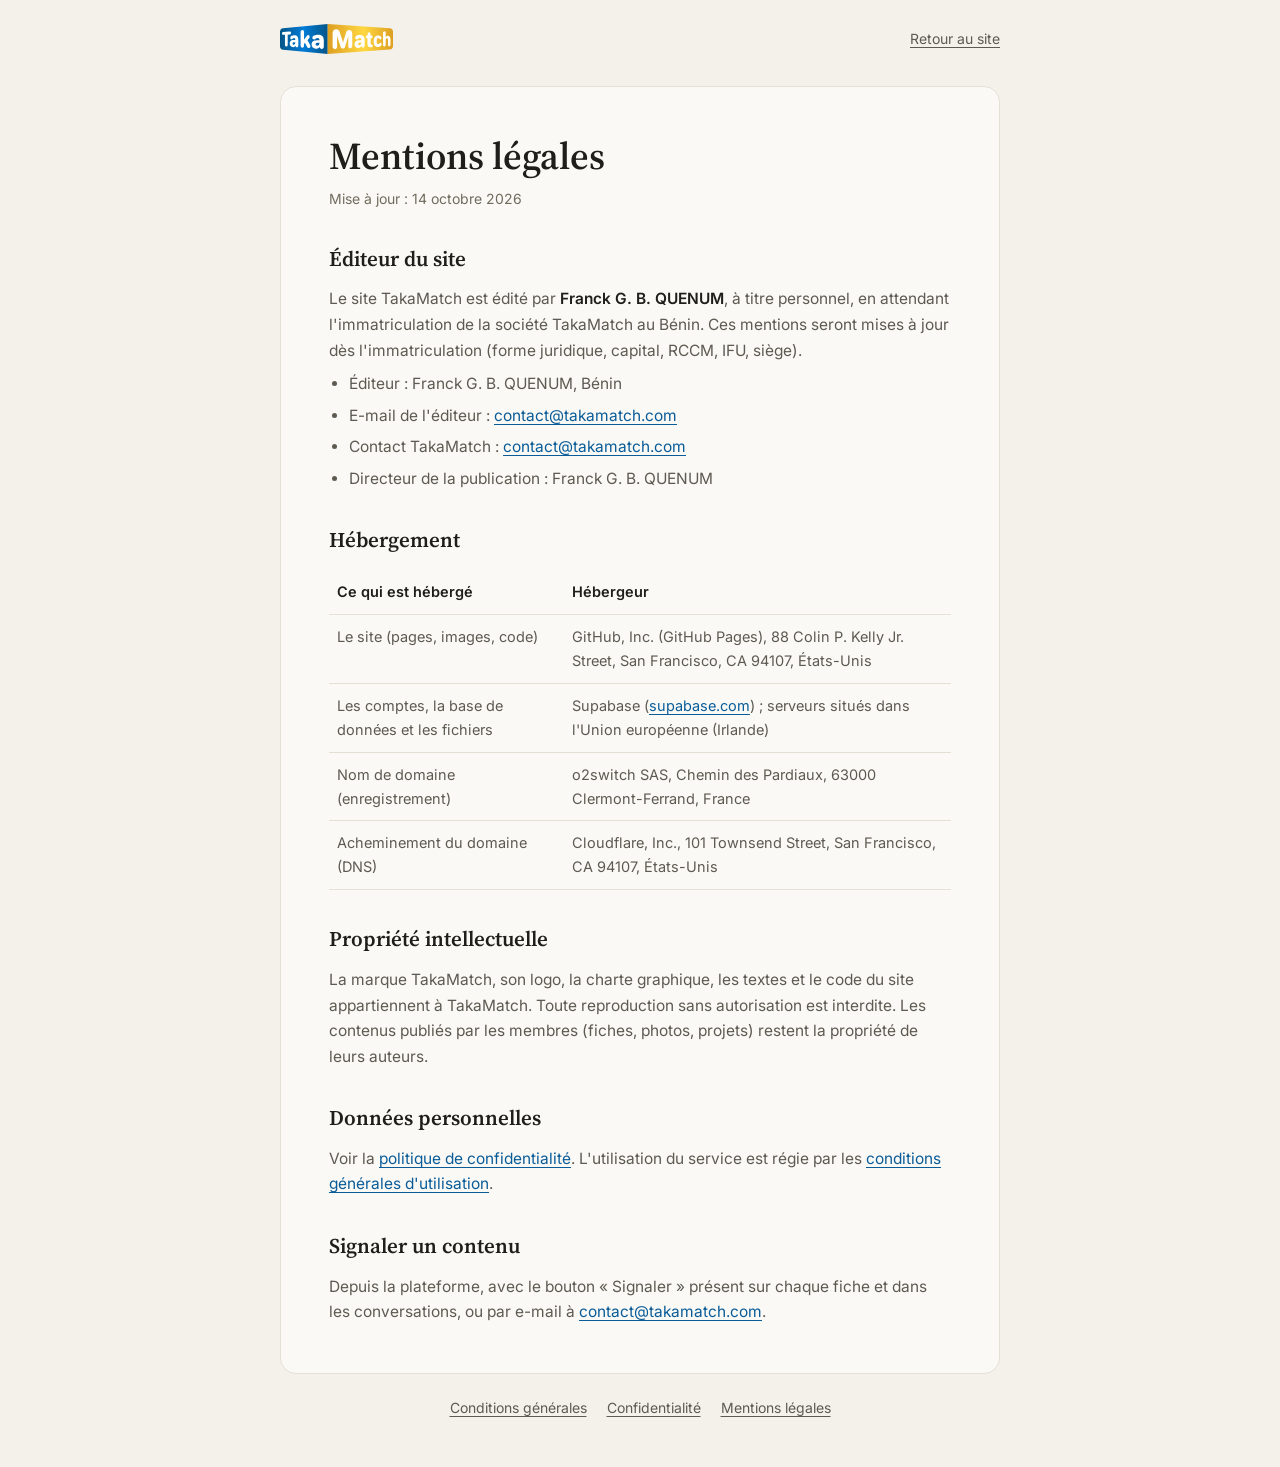
<file: mentions-legales.html>
<!doctype html>
<html lang="fr">
<head>
<meta charset="utf-8">
<meta name="viewport" content="width=device-width,initial-scale=1,viewport-fit=cover">
<title>TakaMatch — Mentions légales</title>
<meta name="description" content="Éditeur, hébergeurs et propriété intellectuelle du site TakaMatch.">
<link rel="icon" type="image/svg+xml" href="/assets/icons/favicon.svg">
<link rel="canonical" href="https://takamatch.com/mentions-legales.html">
<meta property="og:title" content="TakaMatch — Mentions légales">
<meta property="og:description" content="Éditeur, hébergeurs et propriété intellectuelle du site TakaMatch.">
<meta property="og:type" content="website">
<meta property="og:url" content="https://takamatch.com/mentions-legales.html">
<meta property="og:site_name" content="TakaMatch">
<meta property="og:locale" content="fr_FR">
<meta property="og:image" content="https://takamatch.com/assets/images/og-takamatch.png">
<meta property="og:image:width" content="1200">
<meta property="og:image:height" content="630">
<meta property="og:image:alt" content="TakaMatch : une idée seule ne suffit pas, une compétence seule non plus.">
<meta name="twitter:card" content="summary_large_image">
<link rel="manifest" href="/manifest.webmanifest">
<link rel="apple-touch-icon" href="/assets/icons/apple-touch-icon.png">
<meta name="theme-color" content="#F4F1EA">
<script data-goatcounter="https://takamatch.goatcounter.com/count" async src="https://gc.zgo.at/count.js"></script>
<link rel="preconnect" href="https://fonts.googleapis.com">
<link rel="preconnect" href="https://fonts.gstatic.com" crossorigin>
<link rel="preload" as="style" href="https://fonts.googleapis.com/css2?family=Source+Serif+4:opsz,wght@8..60,500;8..60,600&family=Inter:wght@400;500;600&display=swap" onload="this.onload=null;this.rel='stylesheet'"><noscript><link rel="stylesheet" href="https://fonts.googleapis.com/css2?family=Source+Serif+4:opsz,wght@8..60,500;8..60,600&family=Inter:wght@400;500;600&display=swap"></noscript>
<!-- Mentions légales — version provisoire, à faire relire par un juriste. -->
<script>
  (function(){ var t = null; try{ t = localStorage.getItem('tm-theme'); }catch(e){}
    if(t !== 'dark' && t !== 'light') t = window.matchMedia && matchMedia('(prefers-color-scheme: dark)').matches ? 'dark' : 'light';
    document.documentElement.setAttribute('data-theme', t); })();
</script>
<style>
  :root{--ground:#F4F1EA;--surface:#FAF9F5;--surface-2:#F2EFE7;--line:#E4E0D6;--ink:#1F1E1B;--ink-2:#5D5A52;--ink-3:#706C5E;--tal:#0A5C99;
    --sans:"Inter",-apple-system,BlinkMacSystemFont,"Segoe UI",Roboto,sans-serif;--disp:"Source Serif 4",Georgia,serif}
  :root[data-theme="dark"]{--ground:#1A1815;--surface:#22201C;--surface-2:#282521;--line:#37332D;--ink:#F2EFE8;--ink-2:#BDB7AC;--ink-3:#A49E92;--tal:#9CD1FA}
  *{box-sizing:border-box;margin:0}
  body{font-family:var(--sans);background:var(--ground);color:var(--ink);line-height:1.65;-webkit-font-smoothing:antialiased;padding:24px 16px 48px}
  .wrap{max-width:720px;margin:0 auto}
  .top{display:flex;align-items:center;justify-content:space-between;margin-bottom:32px}
  .top img{height:30px;display:block}
  .top a.back{font-size:14px;color:var(--ink-2);text-underline-offset:3px}
  article{background:var(--surface);border:1px solid var(--line);border-radius:16px;padding:clamp(24px,5vw,48px)}
  h1{font-family:var(--disp);font-weight:600;font-size:clamp(28px,5vw,38px);line-height:1.15;margin-bottom:8px}
  .meta{color:var(--ink-3);font-size:14px;margin-bottom:28px}
  h2{font-family:var(--disp);font-weight:600;font-size:21px;margin:32px 0 10px}
  p,li{color:var(--ink-2);font-size:15.5px}
  p+p{margin-top:10px}
  ul{padding-left:20px;margin-top:8px;display:grid;gap:6px}
  b{color:var(--ink);font-weight:600}
  a{color:var(--tal);text-underline-offset:3px}
  .box{background:var(--surface-2);border-radius:10px;padding:14px 16px;margin-top:12px}
  table{width:100%;border-collapse:collapse;margin-top:12px;font-size:14.5px}
  th,td{text-align:left;vertical-align:top;padding:10px 8px;border-bottom:1px solid var(--line);color:var(--ink-2)}
  th{color:var(--ink);font-weight:600}
  @media (max-width:560px){table,thead,tbody,tr,th,td{display:block}thead{display:none}td{border:0;padding:2px 0}tr{border-bottom:1px solid var(--line);padding:10px 0}td:first-child{color:var(--ink);font-weight:600}}
  .legal-nav{display:flex;flex-wrap:wrap;gap:8px 20px;justify-content:center;margin-top:22px;font-size:14px}
  .legal-nav a{color:var(--ink-2)}
</style>
</head>
<body>
<div class="wrap">
<header class="top">
  <a href="/" aria-label="Accueil TakaMatch"><img src="/assets/images/logo-principal.svg" alt="TakaMatch" width="113" height="30"></a>
  <a class="back" href="/">Retour au site</a>
</header>

<article>
  <h1>Mentions légales</h1>
  <p class="meta">Mise à jour : 14 octobre 2026</p>

  <h2>Éditeur du site</h2>
  <p>Le site TakaMatch est édité par <b>Franck G. B. QUENUM</b>, à titre personnel, en attendant l'immatriculation de la société TakaMatch au Bénin. Ces mentions seront mises à jour dès l'immatriculation (forme juridique, capital, RCCM, IFU, siège).</p>
  <ul>
    <li>Éditeur : Franck G. B. QUENUM, Bénin</li>
    <li>E-mail de l'éditeur : <a href="mailto:contact@takamatch.com">contact@takamatch.com</a></li>
    <li>Contact TakaMatch : <a href="mailto:contact@takamatch.com">contact@takamatch.com</a></li>
    <li>Directeur de la publication : Franck G. B. QUENUM</li>
  </ul>

  <h2>Hébergement</h2>
  <table>
    <thead><tr><th>Ce qui est hébergé</th><th>Hébergeur</th></tr></thead>
    <tbody>
      <tr><td>Le site (pages, images, code)</td><td>GitHub, Inc. (GitHub Pages), 88 Colin P. Kelly Jr. Street, San Francisco, CA 94107, États-Unis</td></tr>
      <tr><td>Les comptes, la base de données et les fichiers</td><td>Supabase (<a href="https://supabase.com" rel="noopener">supabase.com</a>) ; serveurs situés dans l'Union européenne (Irlande)</td></tr>
      <tr><td>Nom de domaine (enregistrement)</td><td>o2switch SAS, Chemin des Pardiaux, 63000 Clermont-Ferrand, France</td></tr>
      <tr><td>Acheminement du domaine (DNS)</td><td>Cloudflare, Inc., 101 Townsend Street, San Francisco, CA 94107, États-Unis</td></tr>
    </tbody>
  </table>

  <h2>Propriété intellectuelle</h2>
  <p>La marque TakaMatch, son logo, la charte graphique, les textes et le code du site appartiennent à TakaMatch. Toute reproduction sans autorisation est interdite. Les contenus publiés par les membres (fiches, photos, projets) restent la propriété de leurs auteurs.</p>

  <h2>Données personnelles</h2>
  <p>Voir la <a href="/confidentialite.html">politique de confidentialité</a>. L'utilisation du service est régie par les <a href="/cgu.html">conditions générales d'utilisation</a>.</p>

  <h2>Signaler un contenu</h2>
  <p>Depuis la plateforme, avec le bouton « Signaler » présent sur chaque fiche et dans les conversations, ou par e-mail à <a href="mailto:contact@takamatch.com">contact@takamatch.com</a>.</p>
</article>
<nav class="legal-nav" aria-label="Documents légaux"><a href="/cgu.html">Conditions générales</a><a href="/confidentialite.html">Confidentialité</a><a href="/mentions-legales.html">Mentions légales</a></nav>
</div>
</body>
</html>
</file>
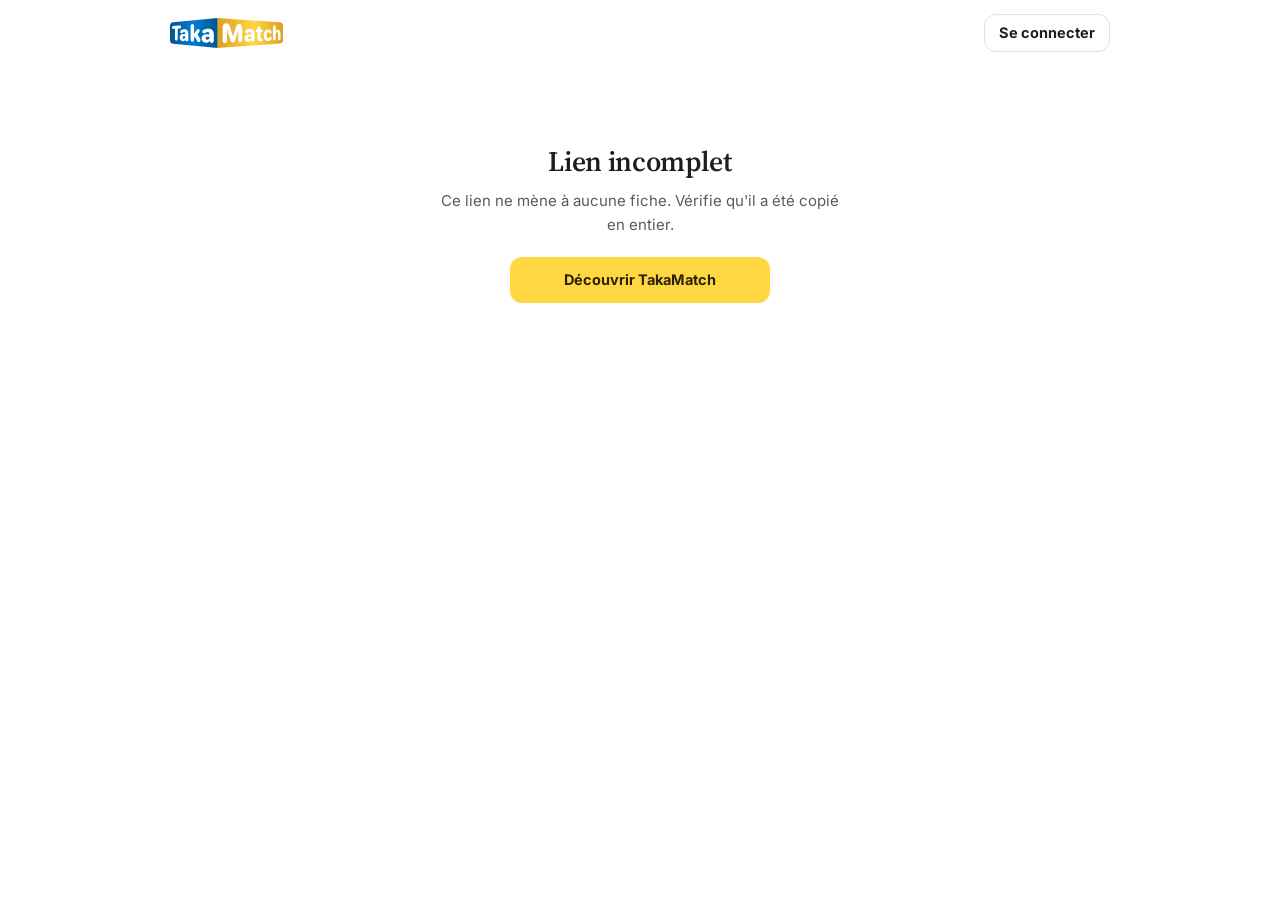
<file: profil.html>
<!doctype html>
<html lang="fr" data-page="profil">
<head>
<meta charset="utf-8">
<meta name="viewport" content="width=device-width,initial-scale=1,viewport-fit=cover">
<title>Profil TakaMatch</title>
<meta name="description" content="Une fiche TakaMatch : un projet qui cherche ses cofondateurs, ou un talent prêt à en rejoindre un.">
<meta name="robots" content="noindex">
<link rel="icon" type="image/svg+xml" href="assets/icons/favicon.svg">
<meta property="og:title" content="Profil TakaMatch">
<meta property="og:description" content="Une fiche TakaMatch : un projet qui cherche ses cofondateurs, ou un talent prêt à en rejoindre un.">
<meta property="og:type" content="website">
<meta property="og:url" content="https://takamatch.com/profil.html">
<meta property="og:site_name" content="TakaMatch">
<meta property="og:locale" content="fr_FR">
<meta property="og:image" content="https://takamatch.com/assets/images/og-takamatch.png">
<meta property="og:image:width" content="1200">
<meta property="og:image:height" content="630">
<meta property="og:image:alt" content="TakaMatch : une idée seule ne suffit pas, une compétence seule non plus.">
<meta name="twitter:card" content="summary_large_image">
<link rel="manifest" href="/manifest.webmanifest">
<link rel="apple-touch-icon" href="/assets/icons/apple-touch-icon.png">
<meta name="theme-color" content="#F4F1EA">
<script data-goatcounter="https://takamatch.goatcounter.com/count" async src="https://gc.zgo.at/count.js"></script>
<link rel="preconnect" href="https://fonts.googleapis.com">
<link rel="preconnect" href="https://fonts.gstatic.com" crossorigin>
<link rel="preload" as="style" href="https://fonts.googleapis.com/css2?family=Source+Serif+4:opsz,wght@8..60,400;8..60,500;8..60,600&family=Inter:wght@400;500;600;700&family=IBM+Plex+Mono:wght@500;600&display=swap" onload="this.onload=null;this.rel='stylesheet'"><noscript><link rel="stylesheet" href="https://fonts.googleapis.com/css2?family=Source+Serif+4:opsz,wght@8..60,400;8..60,500;8..60,600&family=Inter:wght@400;500;600;700&family=IBM+Plex+Mono:wght@500;600&display=swap"></noscript>
<script>try{var t=localStorage.getItem('tm-theme');if(t==='dark'||t==='light')document.documentElement.setAttribute('data-theme',t);}catch(e){}</script>
<link rel="stylesheet" href="css/variables.css?v=20261009b">
<link rel="stylesheet" href="css/base.css?v=20261009b">
<link rel="stylesheet" href="css/components.css?v=20261108b">
<script src="js/supabase.js?v=20261107b"></script>
<script src="js/perf.js?v=20261108a" defer></script>
<script src="js/maintenance.js?v=20261020-lucide"></script>
<style>
body{background:var(--bg);color:var(--ink);font-family:var(--sans, Inter, system-ui, sans-serif);margin:0;min-height:100vh}
.pf-top{display:flex;align-items:center;justify-content:space-between;gap:12px;padding:14px 20px;max-width:980px;margin:0 auto}
.pf-top img{height:30px;display:block}
.pf-top .row{display:flex;gap:8px}
.pf{max-width:980px;margin:0 auto;padding:8px 20px 60px}
.pf-hero{display:flex;align-items:center;gap:16px;margin:18px 0 22px}
.pf-av{width:64px;height:64px;border-radius:50%;display:grid;place-items:center;font-weight:700;font-size:22px;color:#fff;flex:0 0 auto;position:relative;overflow:hidden}
.pf-av.tal{background:linear-gradient(135deg,#3FA3EE,#0A5C99)}
.pf-av.vis{background:linear-gradient(135deg,#FFE27A,#C9941A);color:#3d2b04}
.pf-av svg{width:26px;height:26px}
.pf-h{font-family:var(--disp, 'Source Serif 4', serif);font-size:clamp(24px,4vw,32px);font-weight:600;margin:0;line-height:1.15}
.pf-meta{display:flex;flex-wrap:wrap;align-items:center;gap:8px;margin-top:6px;color:var(--ink-2);font-size:14px}
.pf-handle{font-family:var(--mono, "IBM Plex Mono", monospace);font-size:13px;background:#1c1b19;color:#fff;padding:3px 8px;border-radius:7px}
.pf-badge{display:inline-flex;align-items:center;gap:4px;font-size:12.5px;font-weight:600}
.pf-badge svg{width:15px;height:15px}
.pf-founder{display:inline-flex;align-items:center;gap:4px;font-size:12px;font-weight:600;padding:3px 9px;border-radius:999px;background:#F7F1DD;color:#5E4106;border:1px solid #EBD694}
[data-theme="dark"] .pf-founder{background:rgba(255,215,65,.12);color:#E3C258;border-color:rgba(255,215,65,.3)}
.pf-grid{display:grid;grid-template-columns:minmax(0,1fr) 300px;gap:18px;align-items:start}
@media (max-width:820px){.pf-grid{grid-template-columns:1fr}}
.pf-card{background:var(--surface);border:1px solid var(--line);border-radius:18px;overflow:hidden}
.pf-card + .pf-card{margin-top:18px}
.pf-cover{height:150px;display:grid;place-items:center;font-size:56px;background:linear-gradient(135deg,#FFE890,#E2A70F);background-size:cover;background-position:center;position:relative}
.pf-cover.photo{font-size:0}
.pf-tags{position:absolute;left:12px;top:12px;display:flex;gap:6px;flex-wrap:wrap}
.pf-tag{background:rgba(255,255,255,.88);color:#2a2620;font-size:12px;font-weight:600;padding:4px 9px;border-radius:99px}
.pf-b{padding:20px 22px 22px}
.pf-kind{font-size:11.5px;font-weight:700;letter-spacing:.06em;text-transform:uppercase;color:var(--ink-3);margin-bottom:6px}
.pf-b h2{font-family:var(--disp, 'Source Serif 4', serif);font-size:24px;font-weight:600;margin:0 0 8px}
.pf-lead{font-size:15.5px;line-height:1.6;color:var(--ink);margin:0}
.pf-sec{margin-top:18px}
.pf-sec h3{font-size:13px;font-weight:700;color:var(--ink-2);margin:0 0 6px;display:flex;align-items:center;gap:7px}
.pf-sec p{margin:0;font-size:14.5px;line-height:1.6;color:var(--ink-2)}
.pf-chips{display:flex;flex-wrap:wrap;gap:6px}
.pf-chip{font-size:12.5px;font-weight:600;padding:5px 10px;border-radius:99px;background:var(--surface-2);border:1px solid var(--line);color:var(--ink-2)}
.pf-chip.tal{background:var(--tal-50,#EAF4FC);border-color:transparent;color:var(--tal-700,#0A5C99)}
.pf-chip.vis{background:var(--vis-50,#FFF7D6);border-color:transparent;color:var(--vis-700,#8A6008)}
.pf-facts{display:grid;grid-template-columns:repeat(auto-fit,minmax(150px,1fr));gap:10px;margin-top:16px}
.pf-fact{background:var(--surface-2);border-radius:12px;padding:10px 12px}
.pf-fact b{display:block;font-size:11.5px;color:var(--ink-3);font-weight:600;margin-bottom:2px}
.pf-fact span{font-size:14px;font-weight:600}
.pf-side{position:sticky;top:16px}
.pf-cta{padding:20px}
.pf-cta h3{font-family:var(--disp, 'Source Serif 4', serif);font-size:19px;margin:0 0 8px}
.pf-cta p{font-size:14px;line-height:1.55;color:var(--ink-2);margin:0 0 14px}
.pf-btn{display:flex;align-items:center;justify-content:center;gap:8px;width:100%;height:46px;border-radius:12px;font-weight:700;font-size:14.5px;text-decoration:none;border:1px solid transparent;box-sizing:border-box}
.pf-btn + .pf-btn{margin-top:8px}
.pf-btn.a{background:#FFD741;color:#2b2105}
.pf-btn.b{background:#007CD8;color:#fff}
.pf-btn.g{background:transparent;border-color:var(--line);color:var(--ink)}
.pf-note{display:flex;gap:11px;align-items:flex-start;margin:16px 0 0;padding:12px 13px;border-radius:12px;background:var(--surface-2);border:1px solid var(--line)}
.pf-note .ic{flex:0 0 auto;width:30px;height:30px;border-radius:50%;display:grid;place-items:center;background:var(--surface);border:1px solid var(--line);color:var(--ink-2)}
.pf-note .ic svg{width:15px;height:15px}
.pf-note b{display:block;font-size:13px;font-weight:600;color:var(--ink);margin-bottom:2px}
.pf-note span{display:block;font-size:12.5px;line-height:1.45;color:var(--ink-3)}
.pf-empty{text-align:center;padding:70px 20px}
.pf-empty h1{font-family:var(--disp, 'Source Serif 4', serif);font-size:28px;margin:0 0 10px}
.pf-empty p{color:var(--ink-2);margin:0 auto 20px;max-width:46ch;line-height:1.6}
.pf-empty .pf-btn{max-width:260px;margin:0 auto}
.pf-load{display:grid;place-items:center;min-height:60vh;color:var(--ink-3)}
.pf-tabs{display:flex;gap:6px;margin-bottom:14px;flex-wrap:wrap}
.pf-tabs a{font-size:13.5px;font-weight:600;padding:8px 13px;border-radius:99px;border:1px solid var(--line);color:var(--ink-2);text-decoration:none;background:var(--surface)}
.pf-tabs a.on{background:#1c1b19;color:#fff;border-color:#1c1b19}
</style>
</head>
<body>
<header class="pf-top">
  <a href="/" aria-label="TakaMatch, accueil"><img src="assets/images/logo-principal.svg" alt="TakaMatch"></a>
  <div class="row"><a class="pf-btn g" style="width:auto;height:38px;padding:0 14px" href="inscription.html?mode=login">Se connecter</a></div>
</header>
<main class="pf" id="pf"><div class="pf-load">Chargement de la fiche…</div></main>
<script>
(function(){
  'use strict';
  var q = new URLSearchParams(location.search);
  var H = (q.get('h') || '').replace(/^@/, '').trim(), R = q.get('r') || '', PID = q.get('p') || '', CODE = '';
  /* Adresse courte : s = « username » (tal_) ou « username_p<code> » (vis_). */
  /* Servie directement sous /vis_… ou /tal_… (Cloudflare) : on lit l'adresse elle-même. */
  var PM = location.pathname.match(/^\/(vis|tal)_([A-Za-z0-9_]{3,40})\/?$/i);
  if(PM && !q.get('s') && !q.get('h')){ q.set('s', PM[2]); if(!R) R = PM[1].toLowerCase(); }
  var SLUG = (q.get('s') || '').toLowerCase(), SPLIT = R === 'vis' && SLUG.match(/^([a-z0-9_]{3,20})_p([a-z0-9]{3,})$/);
  if(SLUG && !H){ H = SPLIT ? SPLIT[1] : SLUG; CODE = SPLIT ? SPLIT[2] : ''; }
  var box = document.getElementById('pf');
  /* Adresse courte dans la barre : takamatch.com/vis_pseudo ou /tal_pseudo. */
  if(/^[a-z0-9_]{3,20}$/i.test(H) && (R === 'vis' || R === 'tal')){
    try{ history.replaceState(history.state, '', '/' + R + '_' + H.toLowerCase() + (CODE ? '_p' + CODE : '')); }catch(e){}
  }

  /* Déjà connecté sur ce navigateur : la fiche s'ouvre dans TakaMatch. */
  async function maybeApp(){
    if(q.get('public') === '1' || !window.TMDB) return false;
    var s = null; try{ s = await TMDB.ensure(); }catch(e){}
    if(!s) return false;
    location.replace('app.html?voir=' + encodeURIComponent(H) + (R ? '&r=' + R : '') + (PID ? '&p=' + encodeURIComponent(PID) : '') + (CODE ? '&c=' + encodeURIComponent(CODE) : ''));
    return true;
  }

  var SKILLS = {'dev-mobile':'Dev mobile','dev-front':'Dev front-end','dev-back':'Dev back-end','data':'Data & IA','design':'UX / UI Design','brand':'Identité de marque',
    'growth':'Growth & Acquisition','contenu':'Contenu & Communauté','vente':'Vente & Partenariats','produit':'Product management','finance':'Finance & Levée',
    'juridique':'Juridique & OHADA','terrain':'Opérations terrain','rh':'Recrutement & RH'};
  var SECTORS = {agritech:['AgriTech','🌱'],fintech:['FinTech','💳'],edtech:['EdTech','📚'],health:['HealthTech','🩺'],logistique:['Logistique','🚚'],ecommerce:['E-commerce','🛍️'],
    immobilier:['Immobilier','🏘️'],greentech:['GreenTech','🌍'],medias:['Médias & Contenu','🎬'],saas:['SaaS & Outils B2B','🧰'],artisanat:['Artisanat & Culture','🎨'],impact:['Impact Social','🤝']};
  var PACE = {side:'Projet à côté · moins de 10 h / semaine', serieux:'Engagement sérieux · 10 à 25 h / semaine', plein:'Temps plein · plus de 25 h / semaine'};
  var OFFER = {equity:'Parts au capital', mixte:'Parts + petite rémunération', paye:'Rémunération prévue'};
  var LEVEL = {deb:'Débutant', inter:'Intermédiaire', expert:'Expert'};
  var DIPLOMA = {autodidacte:'Autodidacte', bepc:'BEPC', bac:'Baccalauréat', bts:'BTS / DUT', licence:'Licence', master:'Master / Ingénieur', doctorat:'Doctorat'};
  var STATUS = {freelance:'Freelance', entreprise:'En entreprise', autoentr:'Auto-entrepreneur', etudiant:'Étudiant', sansact:'Sans activité'};
  var VB = 'M16 8.375C16 8.93437 15.8656 9.45312 15.5969 9.92813C15.3281 10.4031 14.9688 10.775 14.5156 11.0344C14.5281 11.1188 14.5344 11.25 14.5344 11.4281C14.5344 12.275 14.25 12.9937 13.6875 13.5875C13.1219 14.1844 12.4406 14.4812 11.6438 14.4812C11.2875 14.4812 10.9469 14.4156 10.625 14.2844C10.375 14.7969 10.0156 15.2094 9.54375 15.525C9.075 15.8438 8.55937 16 8 16C7.42812 16 6.90938 15.8469 6.44688 15.5344C5.98125 15.225 5.625 14.8094 5.375 14.2844C5.05312 14.4156 4.71562 14.4812 4.35625 14.4812C3.55937 14.4812 2.875 14.1844 2.30312 13.5875C1.73125 12.9937 1.44687 12.2719 1.44687 11.4281C1.44687 11.3344 1.45938 11.2031 1.48125 11.0344C1.02813 10.7719 0.66875 10.4031 0.4 9.92813C0.134375 9.45312 0 8.93437 0 8.375C0 7.78125 0.15 7.23438 0.446875 6.74062C0.74375 6.24687 1.14375 5.88125 1.64375 5.64375C1.5125 5.2875 1.44687 4.92812 1.44687 4.57188C1.44687 3.72813 1.73125 3.00625 2.30312 2.4125C2.875 1.81875 3.55937 1.51875 4.35625 1.51875C4.7125 1.51875 5.05312 1.58438 5.375 1.71563C5.625 1.20312 5.98438 0.790625 6.45625 0.475C6.925 0.159375 7.44063 0 8 0C8.55937 0 9.075 0.159375 9.54375 0.471875C10.0125 0.7875 10.375 1.2 10.625 1.7125C10.9469 1.58125 11.2844 1.51562 11.6438 1.51562C12.4406 1.51562 13.1219 1.8125 13.6875 2.40937C14.2531 3.00625 14.5344 3.725 14.5344 4.56875C14.5344 4.9625 14.475 5.31875 14.3562 5.64062C14.8562 5.87813 15.2563 6.24375 15.5531 6.7375C15.85 7.23438 16 7.78125 16 8.375ZM7.65938 10.7844L10.9625 5.8375C11.0469 5.70625 11.0719 5.5625 11.0437 5.40938C11.0125 5.25625 10.9344 5.13438 10.8031 5.05312C10.6719 4.96875 10.5281 4.94063 10.375 4.9625C10.2188 4.9875 10.0938 5.0625 10 5.19375L7.09062 9.56875L5.75 8.23125C5.63125 8.1125 5.49375 8.05625 5.34062 8.0625C5.18437 8.06875 5.05 8.125 4.93125 8.23125C4.825 8.3375 4.77187 8.47187 4.77187 8.63437C4.77187 8.79375 4.825 8.92813 4.93125 9.0375L6.77187 10.8781L6.8625 10.95C6.96875 11.0219 7.07812 11.0562 7.18437 11.0562C7.39375 11.0531 7.55313 10.9656 7.65938 10.7844Z';
  var LOCK = '<svg viewBox="0 0 24 24" fill="none" stroke="currentColor" stroke-width="2" stroke-linecap="round" stroke-linejoin="round"><rect width="18" height="11" x="3" y="11" rx="2" ry="2"/><path d="M7 11V7a5 5 0 0 1 10 0v4"/></svg>';
  var INFO = '<svg viewBox="0 0 24 24" fill="none" stroke="currentColor" stroke-width="2" stroke-linecap="round" stroke-linejoin="round"><circle cx="12" cy="12" r="10"/><path d="M12 16v-4"/><path d="M12 8h.01"/></svg>';

  function esc(s){ return String(s == null ? '' : s).replace(/[&<>"']/g, function(c){ return {'&':'&amp;','<':'&lt;','>':'&gt;','"':'&quot;',"'":'&#39;'}[c]; }); }
  function chips(list, cls){ return '<div class="pf-chips">' + (list || []).map(function(k){ return '<span class="pf-chip ' + (cls || '') + '">' + esc(SKILLS[k] || k) + '</span>'; }).join('') + '</div>'; }
  function secChips(list){ return '<div class="pf-chips">' + (list || []).map(function(k){ var s = SECTORS[k] || [k, '✨']; return '<span class="pf-chip">' + s[1] + ' ' + esc(s[0]) + '</span>'; }).join('') + '</div>'; }
  function sec(t, body){ return body ? '<div class="pf-sec"><h3>' + esc(t) + '</h3>' + body + '</div>' : ''; }
  function txt(s){ return s ? '<p>' + esc(s) + '</p>' : ''; }
  function badge(ok, role){
    var c = ok ? (role === 'vis' ? '#E2A70F' : '#007CD8') : '#C9C3B6';
    return '<span class="pf-badge" style="color:' + (ok ? c : 'var(--ink-3)') + '"><svg viewBox="0 0 16 16" fill="' + c + '"><path d="' + VB + '"/></svg>' + (ok ? 'Profil vérifié' : 'Pas encore vérifié') + '</span>';
  }

  function projectCard(p){
    var cover = p.cover ? ' class="pf-cover photo" style="background-image:url(' + esc(p.cover) + ')"' : ' class="pf-cover"';
    return '<article class="pf-card"><div' + cover + '>' + (p.cover ? '' : esc(p.glyph || '💡'))
      + '<span class="pf-tags">' + (p.sectors || []).slice(0, 3).map(function(k){ var s = SECTORS[k] || [k, '✨']; return '<span class="pf-tag">' + s[1] + ' ' + esc(s[0]) + '</span>'; }).join('') + '</span></div>'
      + '<div class="pf-b"><div class="pf-kind">Fiche projet</div><h2>' + esc(p.title || 'Projet') + '</h2>'
      + '<p class="pf-lead">' + esc(p.hook || '') + '</p>'
      + sec('La Vision', txt(p.vision)) + sec('La Traction', txt(p.traction)) + sec('Les Ressources sécurisées', txt(p.assets)) + sec('Les Défis', txt(p.challenges))
      + sec('Compétences recherchées', (p.seeking || []).length ? chips(p.seeking, 'vis') : '')
      + '<div class="pf-facts"><div class="pf-fact"><b>Rythme attendu</b><span>' + esc(PACE[p.pace] || '—') + '</span></div>'
      + '<div class="pf-fact"><b>Ce qui est proposé</b><span>' + esc(OFFER[p.offer] || '—') + '</span></div></div></div></article>';
  }
  function persoCard(x){
    if(!x || (!x.bio && !(x.skills || []).length)) return '';
    return '<article class="pf-card"><div class="pf-b"><div class="pf-kind">Fiche perso du porteur</div><h2>La personne derrière le projet</h2>'
      + (x.bio ? '<p class="pf-lead">' + esc(x.bio) + '</p>' : '')
      + sec('Ce que le porteur apporte', (x.skills || []).length ? chips(x.skills, 'vis') : '')
      + (x.level ? '<div class="pf-facts"><div class="pf-fact"><b>Expérience</b><span>' + esc(LEVEL[x.level] || x.level) + '</span></div></div>' : '') + '</div></article>';
  }
  function talentCard(t){
    return '<article class="pf-card"><div class="pf-b"><div class="pf-kind">Fiche Talent</div><h2>Ce que ce talent apporte</h2>'
      + '<p class="pf-lead">' + esc(t.bio || '') + '</p>'
      + sec('Compétences clés', chips(t.skills, 'tal')) + sec('Secteurs qui l\'attirent', (t.sectors || []).length ? secChips(t.sectors) : '')
      + '<div class="pf-facts"><div class="pf-fact"><b>Expérience</b><span>' + esc(LEVEL[t.level] || '—') + '</span></div>'
      + '<div class="pf-fact"><b>Temps disponible</b><span>' + esc(PACE[t.pace] || '—') + '</span></div>'
      + (t.diploma ? '<div class="pf-fact"><b>Diplôme</b><span>' + esc(DIPLOMA[t.diploma] || t.diploma) + '</span></div>' : '')
      + (t.status ? '<div class="pf-fact"><b>Statut</b><span>' + esc(STATUS[t.status] || t.status) + '</span></div>' : '') + '</div></div></article>';
  }
  function cta(role){
    var signup = role === 'vis' ? 'inscription.html?mode=signup&role=tal' : 'inscription.html?mode=signup&role=vis';
    return '<aside class="pf-side"><div class="pf-card pf-cta">'
      + '<h3>' + (role === 'vis' ? 'Ce projet t\'intéresse ?' : 'Ce talent t\'intéresse ?') + '</h3>'
      + '<p>' + (role === 'vis' ? 'Crée ton compte Talent gratuitement et propose-toi comme cofondateur.' : 'Publie ton projet sur TakaMatch et invite ce talent à le rejoindre comme cofondateur.') + '</p>'
      + '<a class="pf-btn ' + (role === 'vis' ? 'b' : 'a') + '" href="' + signup + '">Créer mon compte</a>'
      + '<a class="pf-btn g" href="inscription.html?mode=login">J\'ai déjà un compte</a>'
      + '<div class="pf-note"><span class="ic" aria-hidden="true">' + LOCK + '</span><div><b>Ta vie privée est protégée</b>'
      + '<span>Nom, photo et coordonnées restent masqués jusqu\'au match. Même règle pour tous.</span></div></div></div></aside>';
  }
  function empty(title, text){
    box.innerHTML = '<div class="pf-empty"><h1>' + esc(title) + '</h1><p>' + esc(text) + '</p><a class="pf-btn a" href="/">Découvrir TakaMatch</a></div>';
  }

  function render(d){
    var role = R === 'tal' || R === 'vis' ? R : (d.role || 'tal');
    var projects = d.projects || [];
    if(role === 'vis' && !projects.length && d.talent) role = 'tal';
    if(role === 'tal' && !d.talent && projects.length) role = 'vis';
    if(role === 'tal' && !d.talent) return empty('Fiche hors ligne', 'Cette personne a mis sa fiche hors ligne pour le moment. Elle n\'est pas visible.');
    if(role === 'vis' && !projects.length) return empty('Fiche hors ligne', 'Ce projet n\'est pas en ligne pour le moment.');
    var hero = '<div class="pf-hero"><span class="pf-av ' + role + '" aria-hidden="true">' + LOCK + '</span><div>'
      + '<h1 class="pf-h">' + (role === 'vis' ? 'Un projet qui cherche ses cofondateurs' : 'Un talent prêt à cofonder') + '</h1>'
      + '<div class="pf-meta"><span class="pf-handle">@' + esc(d.handle) + '</span>' + (d.city ? '<span>' + esc(d.city) + '</span>' : '') + badge(d.verified, role) + (d.founder ? '<span class="pf-founder" title="Inscrit pendant le lancement de TakaMatch">✦ Membre fondateur</span>' : '') + '</div></div></div>';
    var main;
    if(role === 'vis'){
      /* Un seul projet par lien : le nombre de projets du porteur n'est jamais affiché. */
      var cur = projects[0], tabs = '';
      if(cur && cur.code && !CODE){ CODE = cur.code; try{ history.replaceState(history.state, '', '/vis_' + String(d.handle).toLowerCase() + '_p' + CODE); }catch(e){} }
      main = tabs + projectCard(cur) + persoCard(d.perso);
      document.title = (cur.title || 'Projet') + ' · TakaMatch';
    } else {
      main = talentCard(d.talent);
      document.title = '@' + d.handle + ' · Talent TakaMatch';
    }
    box.innerHTML = hero + '<div class="pf-grid"><div>' + main + '</div>' + cta(role) + '</div>';
  }

  (async function(){
    if(!H) return empty('Lien incomplet', 'Ce lien ne mène à aucune fiche. Vérifie qu\'il a été copié en entier.');
    if(await maybeApp()) return;
    try{
      var d = await TMDB.rpc('public_profile', CODE ? {p_handle:H, p_code:CODE} : {p_handle:H});
      /* « username_pxxx » peut aussi être un pseudo entier : on réessaie sans découper. */
      if(!d && SPLIT){ H = SLUG; CODE = ''; d = await TMDB.rpc('public_profile', {p_handle:H}); }
      if(!d) return empty('Fiche introuvable', 'Aucune fiche ne correspond à @' + H + '. Le pseudo a peut-être changé.');
      render(d);
    }catch(e){ empty('Fiche indisponible', e.message || 'Réessaie dans un instant.'); }
  })();
})();
</script>
</body>
</html>
</file>
<file: css/variables.css>
/* ============================================================
   TakaMatch — variables
   Couleurs, polices, rayons, espacements et ombres (clair + sombre).
   Issus du design system (Figma → DESIGN.md). Toute la charte se règle ici.
   ============================================================ */

/* ============================================================
   TakaMatch — tokens
   Base : DESIGN.md (Warm Editorial System) — neutres papier,
   sérif humaniste en titrage, rayons courts, ombres rares.
   Écart assumé : l'accent terracotta est remplacé par les deux
   couleurs de marque, or et bleu, pilotées par le rôle actif.
   La discipline reste celle de DESIGN.md — l'accent n'apparaît
   qu'à un ou deux endroits par écran, jamais en aplat de fond.
   ============================================================ */
:root{
  /* Neutres chauds — DESIGN.md §3 */
  --ground:#F4F1EA; --surface:#FAF9F5; --surface-2:#F2EFE7; --surface-3:#EDE9E0;
  --line:#E4E0D6; --line-strong:#D2CCBC;
  /* Les deux encres secondaires ont été assombries : à #8A8579 le texte
     tertiaire ne donnait que 3,4:1 sur le papier — sous le seuil AA. */
  --ink:#1F1E1B; --ink-2:#5D5A52; --ink-3:#706C5E; --ink-4:#8C8779;

  /* Ombres : réservées aux calques flottants. Les cartes se posent
     sur un filet, pas sur une ombre (DESIGN.md §6). */
  --shadow-1:none;
  --shadow-2:0 1px 2px rgba(31,30,27,.05),0 8px 20px -10px rgba(31,30,27,.14);
  --shadow-3:0 4px 10px -4px rgba(31,30,27,.10),0 22px 48px -16px rgba(31,30,27,.26);
  --shadow-pop:0 10px 30px -10px rgba(31,30,27,.30);

  /* Marque — les deux 500 sont vos hex d'origine, intacts.
     Les paliers voisins sont retendus pour tenir sur le papier. */
  --tal-50:#EAF0F6; --tal-100:#DAE6F1; --tal-200:#BCD3E8; --tal-300:#8DB7DC;
  --tal-500:#007CD8; --tal-600:#0A65AE; --tal-700:#0A5C99; --tal-800:#083F69;
  --vis-50:#F7F1DD; --vis-100:#F2E6BE; --vis-200:#EBD694; --vis-300:#E3C258;
  --vis-500:#FFD741; --vis-600:#C9941A; --vis-700:#8A6008; --vis-800:#5E4106;

  /* Sémantique — DESIGN.md §3, jamais confondue avec l'accent */
  --ok:#4B7F52; --ok-bg:#E8EFE5; --ok-ink:#3A6640;
  /* Encre posée sur un aplat sémantique plein (pastille de compteur). */
  --on-bad:#fff;
  --warn:#B07D2E; --warn-bg:#F5EDDC; --warn-ink:#7D5715;
  --bad:#B54A3F; --bad-bg:#F4E5E1; --bad-ink:#93372E;

  /* Rayons — DESIGN.md §5 : courts et constants, 6 à 10 px.
     Au-delà de 12 px seulement pour les grands calques. */
  --r-xs:4px; --r-sm:6px; --r-md:8px; --r-lg:10px; --r-xl:12px; --r-2xl:16px; --r-pill:999px;

  /* Espacement — base 8 (DESIGN.md §5) */
  --s1:8px; --s2:16px; --s3:24px; --s4:32px; --s5:48px; --s6:64px; --s7:96px;

  --ease:cubic-bezier(.22,1,.36,1); --ease-in:cubic-bezier(.4,0,1,1);
  --t-fast:.13s; --t:.22s; --t-slow:.38s;
  --sans:"Inter",-apple-system,BlinkMacSystemFont,"Segoe UI",Roboto,sans-serif;
  --disp:"Source Serif 4",Georgia,"Times New Roman",serif;
  --mono:"IBM Plex Mono",ui-monospace,SFMono-Regular,Menlo,monospace;

  /* Accent par défaut = Talent */
  --a-50:var(--tal-50); --a-100:var(--tal-100); --a-200:var(--tal-200); --a-300:var(--tal-300);
  --a-500:var(--tal-500); --a-600:var(--tal-600); --a-700:var(--tal-700);
  --a-on:#fff;
  --a-edge:var(--tal-600);
  --a-glow:rgba(0,124,216,.18);
  /* Couleur « de l'autre » : un Talent voit ses interlocuteurs en or,
     un Visionnaire les voit en bleu. La conversation garde deux voix. */
  --o-50:var(--vis-50); --o-100:var(--vis-100); --o-700:var(--vis-700);
}

:root[data-role="vis"]{
  --a-50:var(--vis-50); --a-100:var(--vis-100); --a-200:var(--vis-200); --a-300:var(--vis-300);
  --a-500:var(--vis-500); --a-600:var(--vis-500); --a-700:var(--vis-700);
  --a-on:#4A3500;              /* encre sombre sur l'or : 11:1 au lieu de 1,6:1 */
  --a-edge:var(--vis-600);     /* l'or sur papier crème a besoin d'un filet */
  --a-glow:rgba(201,148,26,.22);
  --o-50:var(--tal-50); --o-100:var(--tal-100); --o-700:var(--tal-700);
}

:root[data-theme="dark"]{
  --ground:#1A1815; --surface:#22201C; --surface-2:#282521; --surface-3:#302C27;
  --line:#37332D; --line-strong:#4A453D;
  --ink:#F2EFE8; --ink-2:#BDB7AC; --ink-3:#A49E92; --ink-4:#8B857A;
  --shadow-2:0 1px 2px rgba(0,0,0,.4),0 8px 20px -10px rgba(0,0,0,.6);
  --shadow-3:0 4px 10px -4px rgba(0,0,0,.45),0 22px 48px -16px rgba(0,0,0,.7);
  --shadow-pop:0 10px 30px -10px rgba(0,0,0,.65);
  --tal-50:#14252F; --tal-100:#1A3244; --tal-200:#25475F; --tal-300:#3A6E92;
  --tal-500:#3FA3EE; --tal-600:#5CB4F5; --tal-700:#9CD1FA;
  --vis-50:#2A2308; --vis-100:#3B300C; --vis-200:#514111; --vis-300:#735C17;
  --vis-500:#FFD741; --vis-600:#FFD741; --vis-700:#F0CE6F;
  --ok:#7FA886; --ok-bg:#1C2A1E; --ok-ink:#9DC2A3;
  --warn:#D2A44E; --warn-bg:#2C2312; --warn-ink:#E0BC77;
  --bad:#D4796D; --bad-bg:#2E1B18; --bad-ink:#E5A196; --on-bad:#2E1512;
  --a-on:#08283F;
  --a-edge:var(--tal-600);
}

:root[data-theme="dark"][data-role="vis"]{ --a-on:#2A2308; --a-edge:var(--vis-300); }

.tint-tal{--t1:#007CD8;--t2:#035587;--t-on:#fff}

.tint-tal.soft{--t1:#3D9FE4;--t2:#007CD8}

.tint-tal.deep{--t1:#035587;--t2:#054C77}

.tint-vis{--t1:#FFD741;--t2:#DD9F21;--t-on:#3D2B00}

.tint-vis.soft{--t1:#FFE890;--t2:#FFD741}

.tint-vis.deep{--t1:#DD9F21;--t2:#CC9305}

/* En sombre, on descend d'un cran dans la rampe : les mêmes couleurs,
   posées sur du noir, éblouissaient. */
:root[data-theme="dark"] .tint-tal{--t1:#0A65AE;--t2:#04405F}

:root[data-theme="dark"] .tint-tal.soft{--t1:#2C8FD3;--t2:#0A65AE}

:root[data-theme="dark"] .tint-tal.deep{--t1:#054C77;--t2:#032F4B}

:root[data-theme="dark"] .tint-vis{--t1:#EFC63C;--t2:#C9941A}

:root[data-theme="dark"] .tint-vis.soft{--t1:#FFDE6E;--t2:#EFC63C}

:root[data-theme="dark"] .tint-vis.deep{--t1:#C9941A;--t2:#A3760C}
</file>
<file: css/base.css>
/* ============================================================
   TakaMatch — base
   Remise à zéro et typographie générale, communes aux 3 pages.
   ============================================================ */

html,body{height:100%;margin:0}

img{max-width:100%}

[hidden]{display:none!important}

*,*::before,*::after{box-sizing:border-box}

body{
  margin:0; background:var(--ground); color:var(--ink);
  font-family:var(--sans); font-size:15px; line-height:1.6;
  -webkit-font-smoothing:antialiased; text-rendering:optimizeLegibility;
}

html,body{height:100%}

button,input,select,textarea{font:inherit;color:inherit}

a{color:var(--a-700);text-decoration:underline;text-underline-offset:2px;text-decoration-thickness:1px}

a:hover{text-decoration-thickness:2px}

h1,h2,h3,h4{margin:0;font-family:var(--disp);font-weight:600;letter-spacing:-.012em;text-wrap:balance;line-height:1.25}

p{margin:0}
</file>
<file: css/components.css>
/* ============================================================
   TakaMatch — composants
   Boutons, champs, cartes, pastilles, modales, toasts… partagés par les 3 pages.
   ============================================================ */

/* Thème sombre : le pendant nocturne du papier, pas un inverse mécanique. */
@media (prefers-color-scheme:dark){
  :root:not([data-theme="light"]){
    --ground:#1A1815; --surface:#22201C; --surface-2:#282521; --surface-3:#302C27;
    --line:#37332D; --line-strong:#4A453D;
    --ink:#F2EFE8; --ink-2:#BDB7AC; --ink-3:#A49E92; --ink-4:#8B857A;
    --shadow-2:0 1px 2px rgba(0,0,0,.4),0 8px 20px -10px rgba(0,0,0,.6);
    --shadow-3:0 4px 10px -4px rgba(0,0,0,.45),0 22px 48px -16px rgba(0,0,0,.7);
    --shadow-pop:0 10px 30px -10px rgba(0,0,0,.65);
    --tal-50:#14252F; --tal-100:#1A3244; --tal-200:#25475F; --tal-300:#3A6E92;
    --tal-500:#3FA3EE; --tal-600:#5CB4F5; --tal-700:#9CD1FA;
    --vis-50:#2A2308; --vis-100:#3B300C; --vis-200:#514111; --vis-300:#735C17;
    --vis-500:#FFD741; --vis-600:#FFD741; --vis-700:#F0CE6F;
    --ok:#7FA886; --ok-bg:#1C2A1E; --ok-ink:#9DC2A3;
    --warn:#D2A44E; --warn-bg:#2C2312; --warn-ink:#E0BC77;
    --bad:#D4796D; --bad-bg:#2E1B18; --bad-ink:#E5A196; --on-bad:#2E1512;
    --a-on:#08283F;
    --a-edge:var(--tal-600);
  }
  :root:not([data-theme="light"])[data-role="vis"]{ --a-on:#2A2308; --a-edge:var(--vis-300); }
}

.tnum{font-variant-numeric:tabular-nums}

.mono{font-family:var(--mono)}

/* Taille d'icône par défaut : sans elle, un SVG sans width remplit son conteneur. */
svg.ic{width:16px;height:16px;flex:0 0 auto;display:inline-block;vertical-align:-3px}

.chip svg.ic, .hint svg.ic, .stat .d svg.ic, .momo svg.ic{width:13px;height:13px;vertical-align:-2px}

.lbl svg.ic{width:14px;height:14px}

h1 svg.ic, h2 svg.ic, h3 svg.ic{width:18px;height:18px}

/* ---------- Scrollbars ---------- */
.scroll{scrollbar-width:thin;scrollbar-color:var(--line-strong) transparent}

.scroll::-webkit-scrollbar{width:10px;height:10px}

.btn:disabled{opacity:.42;cursor:not-allowed}

.btn-a:hover:not(:disabled){filter:brightness(.94)}

.btn-danger:hover:not(:disabled){filter:brightness(.96)}

.btn-block{width:100%}

.btn .ic{width:16px;height:16px;flex:0 0 auto}

.btn-sm .ic{width:14px;height:14px}

.field{display:flex;flex-direction:column;gap:6px}

.opt .box svg{width:11px;height:11px;stroke:var(--a-on);opacity:0;transition:opacity var(--t-fast)}

.opt[aria-pressed="true"] .box svg{opacity:1}

.opt-wrap{display:grid;grid-template-columns:repeat(auto-fill,minmax(172px,1fr));gap:2px 10px}

.opt-line3{display:grid;grid-template-columns:repeat(auto-fill,minmax(210px,1fr));gap:2px 10px}

.opt-row{display:flex;flex-wrap:wrap;gap:8px}

.opt-row .opt{flex:0 1 auto}

/* Toutes les cellules prennent la hauteur de la plus haute : une
   grille de choix se lit comme une grille, pas comme un escalier. */
.opt-grid{display:grid;grid-template-columns:repeat(auto-fill,minmax(170px,1fr));gap:8px;grid-auto-rows:1fr}

.toggle[aria-pressed="true"]::after{transform:translateX(18px)}

/* ============================================================
   Mouvement — DESIGN.md §6 : un moment orchestré, pas des effets
   dispersés. Pas d'entrée en fondu-glissé sur chaque section.
   ============================================================ */
@keyframes rise{from{opacity:0;transform:translateY(8px)}to{opacity:1;transform:none}}

@keyframes pop{from{opacity:0;transform:scale(.97)}to{opacity:1;transform:none}}

@keyframes slideL{from{opacity:0;transform:translateX(14px)}to{opacity:1;transform:none}}

@keyframes unblur{from{filter:blur(16px);transform:scale(1.05)}to{filter:blur(0);transform:none}}

.rise{animation:rise var(--t-slow) var(--ease) both}

.pop-in{animation:pop var(--t) var(--ease) both}

/* ============================================================
   Composants métier
   ============================================================ */
.grid{display:grid;gap:14px}

.g3{grid-template-columns:repeat(3,1fr)}

.g2{grid-template-columns:repeat(2,1fr)}

/* Gabarits à deux colonnes : contenu principal + rail. Ils retombent en
   une colonne bien avant le seuil mobile, sinon le rail étrangle le texte. */
.cols{display:grid;gap:16px;align-items:start}

.cols-main{grid-template-columns:minmax(0,1.55fr) minmax(0,1fr)}

.cols-side{grid-template-columns:minmax(0,1fr) 300px}

.cols-fiche{grid-template-columns:minmax(0,1fr) 290px}

@media (max-width:1000px){
  .cols-main,.cols-side,.cols-fiche{grid-template-columns:minmax(0,1fr)}
}

.row{display:flex;align-items:center;gap:10px}

@media (prefers-color-scheme:dark){
  :root:not([data-theme="light"]) .tint-tal{--t1:#0A65AE;--t2:#04405F}
  :root:not([data-theme="light"]) .tint-tal.soft{--t1:#2C8FD3;--t2:#0A65AE}
  :root:not([data-theme="light"]) .tint-tal.deep{--t1:#054C77;--t2:#032F4B}
  :root:not([data-theme="light"]) .tint-vis{--t1:#EFC63C;--t2:#C9941A}
  :root:not([data-theme="light"]) .tint-vis.soft{--t1:#FFDE6E;--t2:#EFC63C}
  :root:not([data-theme="light"]) .tint-vis.deep{--t1:#C9941A;--t2:#A3760C}
}

/* Cartes annuaire */
.deck{display:grid;grid-template-columns:repeat(auto-fill,minmax(268px,1fr));gap:14px}

.pcard .cover .glyph{font-size:40px}

.pcard .cover .fav{position:absolute;top:9px;right:9px}

.pcard h3{font-size:15.5px;line-height:1.25}

.pcard.person .who,.pcard.person .chips{justify-content:center}

.pcard.person .sc-line,.pcard.person .foot{width:100%}

.toast.ok .ic{stroke:#4ADE80}

 .toast.bad .ic{stroke:#FCA5A5}

.gauge{display:flex;gap:4px;margin:8px 0 4px}

/* Barre d'onglets mobile */
.tabbar{display:none}

@media (min-width:861px){ .hide-d{display:none!important} }

.btn-vis:hover:not(:disabled){filter:brightness(.97)}

.btn-tal:hover:not(:disabled){filter:brightness(.97)}

/* ---------- Écran de chargement et bandeau d'erreur (TMGuard) ---------- */
.tmg-boot{position:fixed;inset:0;z-index:2147483000;display:grid;place-items:center;padding:24px;background:#F4F1EA;color:#1F1E1B;font:500 14px/1.5 Inter,-apple-system,"Segoe UI",Roboto,sans-serif;text-align:center;opacity:0;animation:tmgIn .25s .18s forwards}
.tmg-boot.dark{background:#1A1815;color:#EDE9E0}
.tmg-boot.err{opacity:1;animation:none}
.tmg-boot[hidden],.tmg-bar[hidden]{display:none}
.tmg-boot.sk{display:flex;flex-direction:column;place-items:stretch;padding:0;gap:0;text-align:left;opacity:1;animation:none;overflow:hidden}
/* Squelette de l'outil : même plan que la page (barre du haut, menu latéral, compteurs, deux colonnes). */
.sk-b{display:block;flex:0 0 auto;border-radius:8px;background:linear-gradient(90deg,rgba(127,120,105,.10) 25%,rgba(127,120,105,.19) 37%,rgba(127,120,105,.10) 63%);background-size:400% 100%;animation:skSh 1.3s ease infinite}
.sk-r{border-radius:99px}
.sk-top{flex:0 0 60px;display:flex;align-items:center;gap:12px;padding:0 16px 0 20px;border-bottom:1px solid rgba(127,120,105,.16)}
.sk-top .sk-grow{flex:1}
.sk-body{flex:1;display:flex;min-height:0}
.sk-side{flex:0 0 252px;margin:16px 0 16px 16px;border:1px solid rgba(127,120,105,.18);border-radius:16px;display:flex;flex-direction:column;overflow:hidden;background:rgba(255,255,255,.45)}
.sk-hd{padding:16px;display:grid;gap:10px;border-bottom:1px solid rgba(127,120,105,.14);background:rgba(127,120,105,.04)}
.sk-row{display:flex;align-items:center;gap:8px}
.sk-nav{padding:10px;display:grid;gap:2px}
.sk-nav .sk-row{height:40px;padding:0 12px;gap:14px}
.sk-ft{margin-top:auto;padding:12px 22px 18px;display:grid;gap:12px;border-top:1px solid rgba(127,120,105,.14)}
.sk-main{flex:1;min-width:0;overflow:hidden}
.sk-wrap{max-width:1160px;margin:0 auto;padding:32px 24px;display:grid;gap:16px}
.sk-ph{display:flex;align-items:flex-start;justify-content:flex-end;flex-wrap:wrap;gap:16px;margin-bottom:8px}
.sk-ph > div{min-width:min(100%,380px)}
.sk-ph > div{flex:1;display:grid;gap:10px}
.sk-g3{display:grid;grid-template-columns:repeat(3,1fr);gap:14px}
.sk-card{border:1px solid rgba(127,120,105,.18);border-radius:16px;background:rgba(255,255,255,.55);padding:20px;display:grid;gap:10px;align-content:start}
.sk-cols{display:grid;grid-template-columns:minmax(0,1.55fr) minmax(0,1fr);gap:16px;align-items:start}
.sk-col{display:grid;gap:16px}
.sk-two{display:grid;grid-template-columns:1fr 1fr;gap:14px;margin-top:6px}
.sk-mini{border:1px solid rgba(127,120,105,.16);border-radius:14px;overflow:hidden;display:grid;gap:10px;padding-bottom:14px}
.sk-mini > .sk-b:first-child{height:118px;border-radius:0}
.sk-mini > .sk-b:not(:first-child){margin:0 14px}
.sk-tab{display:none}
.tmg-boot.sk.dark .sk-card,.tmg-boot.sk.dark .sk-side{background:rgba(255,255,255,.03)}
@keyframes skSh{0%{background-position:100% 50%}100%{background-position:0 50%}}
@media (max-width:1000px){.sk-cols{grid-template-columns:minmax(0,1fr)}}
@media (max-width:860px){
  .sk-side,.sk-d{display:none}
  .sk-top{padding:0 12px}
  .sk-wrap{padding:18px 16px 100px}
  .sk-g3{grid-template-columns:1fr}
  .sk-two{grid-template-columns:1fr}
  .sk-tab{display:flex;position:fixed;left:0;right:0;bottom:0;justify-content:space-around;padding:10px 4px calc(10px + env(safe-area-inset-bottom,0px));border-top:1px solid rgba(127,120,105,.16);background:inherit}
  .sk-tab > span{display:grid;justify-items:center;gap:6px}
}
@media (min-width:861px){.sk-m{display:none}}
@media (prefers-reduced-motion:reduce){.sk-b{animation:none}}
.tmg-in{max-width:380px;display:grid;justify-items:center;gap:12px;text-align:center}
.tmg-spin{width:34px;height:34px;border-radius:50%;border:3px solid rgba(0,124,216,.18);border-top-color:#007CD8;border-right-color:#FFD741;animation:tmgSpin .8s linear infinite}
.tmg-in h2{margin:0;font:600 20px/1.3 "Source Serif 4",Georgia,serif}
.tmg-in p{margin:0;opacity:.78}
.tmg-btn{appearance:none;border:0;border-radius:8px;padding:10px 16px;font:600 14px/1 Inter,-apple-system,"Segoe UI",sans-serif;background:#007CD8;color:#fff;cursor:pointer}
.tmg-btn.ghost{background:transparent;color:inherit;box-shadow:inset 0 0 0 1px rgba(127,120,105,.45)}
.tmg-btn:focus-visible{outline:3px solid #FFD741;outline-offset:2px}
.tmg-in details{font-size:12px;opacity:.7;max-width:100%}
.tmg-in pre{white-space:pre-wrap;word-break:break-word;text-align:left;margin:6px 0 0;font:12px/1.4 ui-monospace,Menlo,monospace}
.tmg-bar{position:fixed;left:50%;top:12px;transform:translateX(-50%);z-index:2147483001;width:min(560px,calc(100vw - 24px));display:flex;align-items:center;gap:10px;padding:10px 12px 10px 14px;border-radius:10px;background:#F4E5E1;color:#93372E;font:500 13.5px/1.4 Inter,-apple-system,"Segoe UI",sans-serif;box-shadow:0 10px 30px -10px rgba(31,30,27,.35)}
.tmg-bar.off{background:#F5EDDC;color:#7D5715}
.tmg-bar span{flex:1}
.tmg-bar .tmg-btn{padding:7px 11px;font-size:13px;background:#93372E}
.tmg-bar.off .tmg-btn{display:none}
.tmg-bar .x{appearance:none;border:0;background:transparent;color:inherit;font-size:18px;line-height:1;cursor:pointer;padding:4px 6px}
@keyframes tmgIn{to{opacity:1}}
@keyframes tmgSpin{to{transform:rotate(360deg)}}
@media (prefers-reduced-motion:reduce){.tmg-boot{animation:none;opacity:1}.tmg-spin{animation-duration:2.4s}}

/* ---------- Icônes des moyens de paiement (js/pay-icons.js) ---------- */
.pay-icons{display:inline-flex;align-items:center;flex-wrap:wrap;gap:6px 12px;vertical-align:middle}
.pay-grp,.pay-pair{display:inline-flex;align-items:center}
.pay-ico{display:block;flex:0 0 auto;border-radius:50%}
.pay-grp > .pay-ico + .pay-ico,.pay-grp > .pay-ico + .pay-pair,.pay-pair > .pay-ico + .pay-ico{margin-left:-5px}
.pay-txt{display:inline-flex;align-items:center;padding:2px 7px;border-radius:var(--r-xs);font-size:11px;font-weight:700;background:var(--surface-3);color:var(--ink-2)}
.pay-txt.airtel{background:#ED1C24;color:#fff}
.momo .pay-icons{margin-left:2px}
.ops .opt .pay-ico{width:26px;height:26px}
.ops .opt .pay-pair .pay-ico{width:24px;height:24px}

/* Lancement : option offerte, « Bientôt disponible » */
.soon-tag{display:inline-flex;align-items:center;height:18px;padding:0 7px;border-radius:999px;background:var(--surface-3, #eee);color:var(--ink-2, #555);
  font-family:var(--sans, inherit);font-size:10.5px;font-weight:600;letter-spacing:.01em;line-height:1;vertical-align:middle;white-space:nowrap;margin-left:4px}
</file>
<file: css/pages/vitrine.css>
/* ============================================================
   TakaMatch — page vitrine
   Styles propres à index.html.
   ============================================================ */

button{background:none;border:0;cursor:pointer;padding:0}

ul{margin:0;padding:0;list-style:none}

:focus-visible{outline:2px solid var(--a-600);outline-offset:2px;border-radius:var(--r-xs)}

::selection{background:var(--a-200);color:var(--ink)}

.scroll::-webkit-scrollbar-thumb{background:var(--line-strong);border-radius:99px;border:3px solid transparent;background-clip:content-box}

.scroll::-webkit-scrollbar-track{background:transparent}

/* ============================================================
   Primitives — DESIGN.md §6
   ============================================================ */
.btn{
  display:inline-flex;align-items:center;justify-content:center;gap:8px;
  height:40px;padding:0 18px;border-radius:var(--r-md);
  font-weight:600;font-size:14px;white-space:nowrap;letter-spacing:-.005em;
  transition:background var(--t-fast),border-color var(--t-fast),color var(--t-fast),opacity var(--t-fast);
  border:1px solid transparent;
}

/* Une seule action pleine par vue ; pas d'ombre portée sur les boutons. */
.btn-a{background:var(--a-600);color:var(--a-on);border-color:var(--a-edge)}

/* L'invitation est l'action qui coûte : le bouton la propose sans
   l'imposer, et ne prend la couleur de marque pleine qu'au survol. */
.btn-soft{background:var(--a-50);color:var(--a-700);border-color:var(--a-200)}

.btn-soft:hover:not(:disabled){background:var(--a-600);color:var(--a-on);border-color:var(--a-edge)}

.btn-soft:disabled{background:var(--surface-2);color:var(--ink-3);border-color:var(--line)}

.btn-ghost{background:var(--surface);border-color:var(--line-strong);color:var(--ink)}

.btn-ghost:hover:not(:disabled){background:var(--surface-2)}

.btn-quiet{color:var(--ink-2)}

.btn-quiet:hover:not(:disabled){background:var(--surface-3);color:var(--ink)}

.btn-danger{background:var(--bad-bg);color:var(--bad-ink)}

.btn-sm{height:32px;padding:0 13px;font-size:13.5px;gap:6px}

.btn-lg{height:48px;padding:0 24px;font-size:15px}

/* Les cartes se distinguent par leur contenu, pas par un habillage commun. */
.card{background:var(--surface);border:1px solid var(--line);border-radius:var(--r-lg)}

.card-pad{padding:var(--s3)}

.chip{
  display:inline-flex;align-items:center;gap:5px;height:24px;padding:0 9px;
  border-radius:var(--r-sm);background:var(--surface-3);color:var(--ink-2);
  font-size:12.5px;font-weight:500;white-space:nowrap;
}

.chip-a{background:var(--a-50);color:var(--a-700);box-shadow:inset 0 0 0 1px var(--a-200)}

.chip-ok{background:var(--ok-bg);color:var(--ok-ink)}

.chip-warn{background:var(--warn-bg);color:var(--warn-ink)}

.chip-bad{background:var(--bad-bg);color:var(--bad-ink)}

/* Le pseudo public : c'est une donnée, donc du monospace. */
.handle{
  font-family:var(--mono);font-size:12.5px;font-weight:500;color:var(--ink-2);
  letter-spacing:-.02em;
}

/* Ces deux pastilles vivent sur une couverture en dégradé : leur fond est
   clair dans les deux thèmes, leur encre reste donc sombre. Liée au token
   --ink, elle devenait blanche sur blanc en mode sombre. */
.chip-handle{
  background:rgba(250,249,245,.94);color:#1F1E1B;font-family:var(--mono);
  font-size:12px;font-weight:500;height:24px;box-shadow:inset 0 0 0 1px rgba(31,30,27,.14);
}

/* Pseudo dans les aperçus de fiche : pastille noire, encre blanche, pour ne
   jamais se confondre avec les pastilles secteur blanches des couvertures. */
.chip-pseudo{
  display:inline-flex;align-items:center;height:21px;padding:0 7px;border-radius:var(--r-sm);
  background:#15130F;color:#fff;font-family:var(--mono);font-size:11.5px;font-weight:500;
  letter-spacing:-.02em;white-space:nowrap;max-width:100%;overflow:hidden;text-overflow:ellipsis;
}

:root[data-theme="dark"] .chip-pseudo{box-shadow:inset 0 0 0 1px rgba(255,255,255,.18)}

@media (prefers-color-scheme:dark){:root:not([data-theme="light"]) .chip-pseudo{box-shadow:inset 0 0 0 1px rgba(255,255,255,.18)}}

/* Libellé court devant les compétences d'une fiche. */
.sk-lbl{font-size:12px;font-weight:600;color:var(--ink-3);white-space:nowrap}

.chip-onart{
  background:rgba(250,249,245,.95);color:#1F1E1B;
  box-shadow:inset 0 0 0 1px rgba(31,30,27,.12);
}

/* Libellé de section : bas de casse, pas de capitales traquées (DESIGN.md §2). */
.lbl{font-size:13px;font-weight:600;color:var(--ink-3);letter-spacing:0}

.dim{color:var(--ink-3)}

.hr{height:1px;background:var(--line);border:0;margin:0}

.field > label{font-size:14px;font-weight:500;color:var(--ink-2)}

.field .req{color:var(--bad);margin-left:2px}

.inp{
  width:100%;height:44px;padding:0 14px;border-radius:var(--r-md);
  background:var(--surface-3);border:1px solid var(--line);color:var(--ink);
  font-size:15px;
  transition:border-color var(--t-fast),box-shadow var(--t-fast),background var(--t-fast);
}

textarea.inp{height:auto;padding:12px 14px;resize:vertical;min-height:104px;line-height:1.6}

.inp::placeholder{color:var(--ink-4)}

.inp:hover{border-color:var(--line-strong)}

.inp:focus{outline:none;border-color:var(--a-600);background:var(--surface);box-shadow:0 0 0 2px var(--a-glow)}

.hint{font-size:13px;color:var(--ink-3);line-height:1.5}

.opt{
  display:flex;align-items:flex-start;gap:10px;padding:10px 12px;
  border:1px solid var(--line);border-radius:var(--r-md);background:var(--surface);
  cursor:pointer;transition:border-color var(--t-fast),background var(--t-fast),color var(--t-fast);
  font-size:14px;font-weight:450;text-align:left;
}

.opt:hover{border-color:var(--line-strong);background:var(--surface-2)}

.opt[aria-pressed="true"]{border-color:var(--a-600);background:var(--a-50);color:var(--a-700);font-weight:600}

.opt .box{
  width:17px;height:17px;flex:0 0 auto;margin-top:2px;border-radius:var(--r-xs);
  border:1.5px solid var(--line-strong);display:grid;place-items:center;
  transition:background var(--t-fast),border-color var(--t-fast);
}

.opt[aria-pressed="true"] .box{background:var(--a-600);border-color:var(--a-edge)}

.opt.radio .box{border-radius:50%}

/* Dans le formulaire de fiche, l'option se réduit à son contrôle et à
   son libellé : une grille de douze cases encadrées se lisait mal, et
   la bordure n'apportait rien qu'un cadre de plus. */
.opt-plain{
  border-color:transparent;background:transparent;
  padding:9px 8px;align-items:center;min-height:40px;
}

.opt-plain:hover{background:var(--surface-2);border-color:transparent}

.opt-plain[aria-pressed="true"]{background:transparent;border-color:transparent;color:var(--a-700);font-weight:600}

.opt-plain .box{margin-top:0}

.opt-grid .opt{align-items:center;min-height:44px}

.opt-grid .opt .box{margin-top:0}

.toggle{
  width:42px;height:24px;border-radius:99px;background:var(--line-strong);position:relative;
  transition:background var(--t) var(--ease);flex:0 0 auto;
}

.toggle::after{
  content:"";position:absolute;top:3px;left:3px;width:18px;height:18px;border-radius:50%;
  background:var(--surface);transition:transform var(--t) var(--ease);
}

.toggle[aria-pressed="true"]{background:var(--a-600)}

.toggle.ok[aria-pressed="true"]{background:var(--ok)}

/* ============================================================
   Structure applicative
   ============================================================ */
.app{height:100%;display:flex;flex-direction:column;opacity:0;transition:opacity var(--t-slow) var(--ease)}

.app.on{opacity:1}

.topbar{
  flex:0 0 auto;height:60px;display:flex;align-items:center;gap:10px;
  padding:0 var(--s2);background:var(--surface);border-bottom:1px solid var(--line);
  position:relative;z-index:40;
}

.topbar::after{
  content:"";position:absolute;inset:auto 0 -1px 0;height:2px;
  background:var(--a-600);opacity:0;transition:opacity var(--t-slow);
}

.topbar.busy::after{opacity:1}

.logo{display:flex;align-items:center;gap:1px;font-family:var(--disp);font-weight:600;font-size:18px;letter-spacing:-.02em;flex:0 0 auto}

.logo span{padding:2px 7px;border-radius:var(--r-sm);line-height:1.15}

/* Le mot-marque garde ses couleurs de marque : en sombre, le bleu
   d'accent s'éclaircit et le blanc ne tenait plus dessus. */
.logo .t{background:#0A65AE;color:#fff}

.logo .m{background:var(--vis-500);color:#3D2B00}

.shell{flex:1;display:flex;min-height:0}

.side{
  flex:0 0 244px;background:var(--surface);border-right:1px solid var(--line);
  display:flex;flex-direction:column;padding:var(--s2) 12px;gap:2px;overflow-y:auto;position:relative;
}

.nav{
  display:flex;align-items:center;gap:11px;height:40px;padding:0 12px;border-radius:var(--r-md);
  color:var(--ink-2);font-weight:500;font-size:14.5px;width:100%;position:relative;
  transition:background var(--t-fast),color var(--t-fast);
}

.nav:hover{background:var(--surface-3);color:var(--ink)}

.nav.on{background:var(--a-50);color:var(--a-700);font-weight:600}

.nav .ic{width:18px;height:18px;flex:0 0 auto}

.nav .cnt{
  margin-left:auto;min-width:20px;height:20px;padding:0 6px;border-radius:var(--r-sm);
  background:var(--bad);color:var(--on-bad);font-size:11.5px;font-weight:600;display:grid;place-items:center;
}

.side-foot{margin-top:auto;padding-top:12px;position:relative;z-index:1}

.baseline{font-size:13px;color:var(--ink-3);padding:10px 12px 2px;font-family:var(--disp);font-style:italic}

.main{flex:1;overflow-y:auto;min-width:0;position:relative}

.wrap{max-width:1160px;margin:0 auto;padding:var(--s4) var(--s3) var(--s7)}

.page-h{display:flex;align-items:flex-start;gap:var(--s2);flex-wrap:wrap;margin-bottom:var(--s3)}

.page-h h1{font-size:30px;line-height:1.18}

.page-h .sub{color:var(--ink-2);margin-top:4px;font-size:15px}

.page-h .spacer{flex:1;min-width:0}

.acc{color:var(--a-700)}

.acc2{color:var(--tal-700)}

:root[data-role="tal"] .acc2{color:var(--vis-700)}

.tabs{display:flex;gap:2px;flex-wrap:wrap;margin-bottom:var(--s3);border-bottom:1px solid var(--line)}

.tab{
  height:38px;padding:0 14px;font-weight:500;font-size:14.5px;
  color:var(--ink-3);display:inline-flex;align-items:center;gap:7px;position:relative;white-space:nowrap;
  transition:color var(--t-fast);
}

.tab:hover{color:var(--ink)}

.tab.on{color:var(--ink);font-weight:600}

.tab.on::after{content:"";position:absolute;inset:auto 10px -1px 10px;height:2px;background:var(--a-600)}

.tab .cnt{min-width:19px;height:19px;padding:0 5px;border-radius:var(--r-sm);background:var(--bad);color:var(--on-bad);font-size:11px;font-weight:600;display:grid;place-items:center}

@keyframes shimmer{to{background-position:200% 0}}

@keyframes pulseDot{0%,100%{opacity:1}50%{opacity:.25}}

.skel{
  background:linear-gradient(90deg,var(--surface-3) 25%,var(--surface-2) 50%,var(--surface-3) 75%);
  background-size:200% 100%;animation:shimmer 1.3s linear infinite;border-radius:var(--r-sm);
}

@media (prefers-reduced-motion:reduce){
  *,*::before,*::after{animation-duration:.01ms!important;animation-iteration-count:1!important;transition-duration:.01ms!important}
}

.col{display:flex;flex-direction:column;gap:10px}

/* Teinte de sujet — elle ne dit plus le thème du projet, elle dit le
   rôle de celui qu'on regarde : bleu pour un talent, or pour un
   visionnaire. Les valeurs viennent des deux rampes de marque. La
   variation d'un sujet à l'autre se joue à l'intérieur de la famille,
   par l'angle et la profondeur — jamais en changeant de teinte. */
.tint{
  background:linear-gradient(var(--ta,138deg), var(--t1), var(--t2));
  color:var(--t-on,#fff);
}

.pcard{
  background:var(--surface);border:1px solid var(--line);border-radius:var(--r-xl);overflow:hidden;
  display:flex;flex-direction:column;transition:transform var(--t) var(--ease),box-shadow var(--t) var(--ease),border-color var(--t-fast);
}

.pcard:hover{border-color:var(--line-strong);background:var(--surface-2)}

.pcard .cover{height:118px;position:relative;display:grid;place-items:center;overflow:hidden}

.vbadge{display:inline-flex;align-items:center;gap:4px;font-size:12px;font-weight:600;white-space:nowrap;line-height:1;vertical-align:middle}

.vbadge svg{width:15px;height:15px;flex:0 0 auto}

.vb-tal svg{fill:#007CD8}

.vb-tal span{color:var(--tal-700)}

.vb-vis svg{fill:#E2A70F}

.vb-vis span{color:var(--vis-700)}

.vb-off svg{fill:#D3CEC3}

.vb-off span{color:var(--ink-3);font-weight:500}

:root[data-theme="dark"] .vb-tal svg{fill:#3FA3EE}

:root[data-theme="dark"] .vb-vis svg{fill:#FFD741}

:root[data-theme="dark"] .vb-off svg{fill:#4F4A42}

@media (prefers-color-scheme:dark){:root:not([data-theme="light"]) .vb-tal svg{fill:#3FA3EE}:root:not([data-theme="light"]) .vb-vis svg{fill:#FFD741}:root:not([data-theme="light"]) .vb-off svg{fill:#4F4A42}}

.photo{position:relative;background-size:cover!important;background-repeat:no-repeat!important;background-color:var(--vis-200)}

.photo::after{content:"";position:absolute;inset:0;pointer-events:none;border-radius:inherit;
  background:linear-gradient(160deg,rgba(255,215,65,.32),rgba(255,215,65,.08) 62%,rgba(255,215,65,0));mix-blend-mode:multiply}

.photo > *{z-index:1}

.pcard .cover .tags{position:absolute;top:9px;left:9px;right:62px;display:flex;gap:5px;flex-wrap:nowrap;overflow:hidden}

.pcard .cover .tags .chip{flex:0 1 auto;min-width:0;display:block;line-height:22px;overflow:hidden;text-overflow:ellipsis;white-space:nowrap}

.pcard .body{padding:13px 15px 15px;display:flex;flex-direction:column;gap:9px;flex:1}

.pcard .who{
  display:flex;align-items:center;gap:7px;flex-wrap:wrap;
  font-size:13px;color:var(--ink-3);line-height:1.3;
}

.pcard .who .sep{color:var(--ink-3)}

.pcard .ex{font-size:13px;color:var(--ink-2);line-height:1.5;display:-webkit-box;-webkit-line-clamp:2;-webkit-box-orient:vertical;overflow:hidden}

.pcard .chips{display:flex;gap:5px;flex-wrap:wrap}

/* ---- Variante Talent : une personne se présente par son portrait ----
   Le bandeau ne sert plus qu'à porter la teinte ; le portrait rond le
   chevauche, et tout ce qui identifie la personne se range dessous,
   centré sur l'axe du portrait. Le cerne fait un pixel : il détache le
   portrait du bandeau sans l'encadrer. */
.pcard.person .cover{height:78px;overflow:visible;display:block}

.pcard.person .portrait{
  position:absolute;left:50%;bottom:-37px;transform:translateX(-50%);
  width:74px;height:74px;border-radius:50%;display:grid;place-items:center;
  background:var(--surface);
}

.pcard.person .portrait .av{width:72px;height:72px;font-size:21px}

.pcard.person .body{padding-top:50px;align-items:center;text-align:center;gap:8px}

/* En mode Focus, même geste sur la bannière haute. */
.detail .hero.portrait-hero{height:132px;overflow:visible}

/* Ici le portrait s'aligne à gauche, sur l'axe du nom qui le suit. */
.detail .hero .portrait{
  position:absolute;left:22px;bottom:-40px;
  width:82px;height:82px;border-radius:50%;display:grid;place-items:center;
  background:var(--surface);
}

.detail .hero.portrait-hero + .meta{padding-top:50px}

/* Le score et les boutons sont ancrés en bas : d'une carte à l'autre
   ils tombent sur la même ligne, quel que soit le nombre de jetons. */
.pcard .sc-line{margin-top:auto;padding-top:2px}

.pcard .foot{padding-top:4px;display:flex;gap:8px;align-items:center}

.iconbtn{
  width:30px;height:30px;border-radius:var(--r-md);display:grid;place-items:center;
  background:var(--surface);border:1px solid var(--line);color:var(--ink-3);
  transition:all var(--t-fast) var(--ease);
}

.iconbtn:hover{color:var(--ink);border-color:var(--line-strong);background:var(--surface-2)}

.iconbtn.on{background:var(--bad-bg);border-color:transparent;color:var(--bad)}

.iconbtn .ic{width:15px;height:15px}

.iconbtn-lg{width:38px;height:38px}

.iconbtn-lg .ic{width:18px;height:18px}

/* Le bouton de profil fait exactement la hauteur des boutons d'icône
   voisins, sinon la barre du haut a deux lignes de base. */
#meBtn{height:38px;box-sizing:border-box}

/* Toasts */
.toasts{
  position:fixed;left:50%;transform:translateX(-50%);bottom:calc(22px + env(safe-area-inset-bottom,0px));
  z-index:120;display:flex;flex-direction:column;gap:8px;align-items:center;pointer-events:none;width:calc(100% - 32px);
}

.toast{
  display:flex;align-items:center;gap:10px;padding:11px 16px;border-radius:var(--r-md);
  background:var(--ink);color:var(--ground);font-size:14px;font-weight:500;
  box-shadow:var(--shadow-pop);animation:pop .3s var(--ease) both;pointer-events:auto;max-width:100%;
}

.toast .ic{width:17px;height:17px;flex:0 0 auto}

.toast.out{animation:fadeout .3s var(--ease-in) forwards}

@keyframes fadeout{to{opacity:0;transform:translateY(8px) scale(.96)}}

/* Crédits d'invitation — la rareté, rendue tangible */
.credits{background:linear-gradient(160deg,var(--a-50),var(--surface) 65%);border-color:var(--a-200)}

.gauge i{flex:1;height:6px;border-radius:var(--r-xs);background:var(--surface-3);transition:background .5s var(--ease)}

.gauge i.on{background:var(--a-600)}

.momo{display:inline-flex;align-items:center;gap:5px;font-size:11px;font-weight:700;color:var(--ink-3)}

.momo b{padding:2px 6px;border-radius:var(--r-xs);font-size:11px}

.momo .mtn{background:#FFCC00;color:#1A1A1A}

.momo .moov{background:#0077A8;color:#fff}

.momo .celtiis{background:#E4002B;color:#fff}

.momo{flex-wrap:wrap}

.momo .wave{background:#1DC8FF;color:#0B2540}

.momo .orange{background:#FF7900;color:#111}

.momo .free{background:#CD0F14;color:#fff}

.momo .mixx{background:#2B1C6E;color:#fff}

.momo .airtel{background:#ED1C24;color:#fff}

.momo .card{background:var(--ink);color:var(--ground)}

@media (max-width:860px){
  .toolbar > *{flex:1 1 auto}
  .toolbar .seg{flex:0 0 auto}
  .shell{padding:0;gap:0}
  .side{
    position:fixed;top:10px;bottom:10px;left:10px;z-index:92;width:250px;flex:0 0 250px;
    transform:translateX(-100%);transition:transform var(--t) var(--ease),visibility var(--t);
    padding-top:calc(14px + env(safe-area-inset-top,0px));
    box-shadow:var(--shadow-3);
    visibility:hidden; /* hors écran : ni cliquable, ni atteignable au clavier */
  }
  .side.open{transform:none;visibility:visible;box-shadow:var(--shadow-3)}
  .wrap{padding:18px 16px 100px}
  .page-h h1{font-size:22px}
  .focus{grid-template-columns:1fr}
  .msg-l{grid-template-columns:1fr;height:auto}
  .msg-l .thread-list{max-height:210px}
  .msg-l .chat{height:min(66vh,540px)}
  .msg-l.viewing .thread-list{display:none}
  .tabbar{
    display:flex;position:fixed;left:0;right:0;bottom:0;z-index:50;background:var(--surface);
    border-top:1px solid var(--line);padding:6px 4px calc(6px + env(safe-area-inset-bottom,0px));
  }
  .tabbar button{
    flex:1;display:flex;flex-direction:column;align-items:center;gap:3px;padding:6px 2px;border-radius:var(--r-sm);
    font-size:10.5px;font-weight:600;color:var(--ink-3);position:relative;transition:color var(--t-fast);
  }
  .tabbar button.on{color:var(--a-700)}
  .tabbar .ic{width:21px;height:21px}
  .tabbar .cnt{position:absolute;top:3px;right:calc(50% - 20px);min-width:16px;height:16px;padding:0 4px;border-radius:99px;background:var(--bad);color:var(--on-bad);font-size:9.5px;font-weight:800;display:grid;place-items:center}
  .toasts{bottom:calc(76px + env(safe-area-inset-bottom,0px))}
  .g3,.g2{grid-template-columns:1fr}
  .hide-m{display:none!important}
}

@media (max-width:560px){
  .deck{grid-template-columns:1fr}
  .opt-grid{grid-template-columns:1fr}
  .modal .mf{flex-direction:column-reverse}
  .modal .mf .btn{width:100%}
}

/* ============================================================
   Page vitrine
   ============================================================ */
.site{height:100%;overflow-y:auto;background:var(--ground);scroll-behavior:smooth}

.site-in{max-width:1120px;margin:0 auto;padding:0 22px}

/* En-tête flottant : une capsule détachée du bord, posée sur le hero.
   C'est un calque flottant — il a donc droit au grand rayon et à
   l'ombre (DESIGN.md §5–6). Le verre reprend le papier, pas la nuit :
   en thème sombre, les tokens en font d'eux-mêmes une capsule nocturne. */
.site-hd{
  position:sticky;top:0;z-index:30;
  /* La capsule ne réserve pas sa hauteur : le hero et ses halos
     remontent jusqu'en haut et passent derrière le verre. */
  height:0;overflow:visible;
  pointer-events:none;
}

.site-hd .bar{
  pointer-events:auto;position:relative;top:calc(12px + env(safe-area-inset-top,0px));
  /* Logo | liens centrés dans l'espace restant | actions. */
  display:flex;align-items:center;gap:16px;
  height:62px;padding:0 8px 0 22px;border-radius:var(--r-pill);
  background:color-mix(in srgb,var(--surface) 72%,transparent);
  backdrop-filter:blur(16px) saturate(140%);-webkit-backdrop-filter:blur(16px) saturate(140%);
  border:1px solid var(--line);
  transition:background var(--t),border-color var(--t),box-shadow var(--t);
}

.site-hd.stuck .bar{
  background:color-mix(in srgb,var(--surface) 90%,transparent);
  border-color:var(--line-strong);box-shadow:var(--shadow-2);
}

.site-hd .end{display:flex;align-items:center;gap:8px;margin-left:auto;flex:0 0 auto}

.site-hd .brand{flex:0 0 auto}

/* La capsule s'élargit sur ordinateur pour laisser respirer les liens. */
.site-hd .site-in{max-width:1284px}

/* Dans une capsule, les boutons épousent sa courbe. */
.site-hd .btn,.site-hd .iconbtn{border-radius:var(--r-pill)}

.site-hd .btn{height:40px;padding:0 18px;font-size:14px}

.site-hd .iconbtn{width:40px;height:40px;background:transparent;border-color:transparent}

.site-hd .iconbtn:hover{background:var(--surface-3);border-color:transparent}

/* Mot-marque de l'en-tête : deux disques qui se chevauchent — l'idée
   et la compétence — puis le nom, « Match » à l'or de marque. */
.brand{display:inline-flex;align-items:center;gap:10px;text-decoration:none;color:var(--ink);justify-self:start}

.brand:hover{text-decoration:none}

.brand-mk{position:relative;width:28px;height:18px;flex:0 0 auto}

.brand-mk::before,.brand-mk::after{content:"";position:absolute;top:0;width:18px;height:18px;border-radius:50%}

.brand-mk::before{left:0;background:var(--vis-500)}

.brand-mk::after{right:0;background:var(--tal-500);box-shadow:0 0 0 2px var(--surface)}

.brand-wm{font-family:var(--disp);font-weight:600;font-size:19px;letter-spacing:-.02em;line-height:1}

.brand-wm b{font-weight:600;color:var(--vis-700)}

/* Logo officiel (plaques bleu/or) : hauteur fixe, largeur proportionnelle. */
.brand-logo{display:block;height:34px;width:auto;max-width:none}

@media (max-width:860px){.brand-logo{height:28px}}

.ft-logo{display:block;height:72px;width:auto;max-width:100%;margin-bottom:14px}

:root[data-theme="dark"] .brand-mk::after{box-shadow:none;mix-blend-mode:screen}

@media (prefers-color-scheme:dark){
  :root:not([data-theme="light"]) .brand-mk::after{box-shadow:none;mix-blend-mode:screen}
}

.site-nav{display:flex;justify-content:center;gap:34px;flex:1 1 auto;min-width:0}

.site-nav a{white-space:nowrap}

@media (max-width:1180px){.site-nav{gap:22px}}

/* Sous cette largeur, quatre liens et trois actions ne tiennent plus :
   les liens se retirent, comme sur mobile. */
@media (max-width:1060px){.site-nav{display:none}}

.site-nav a{
  position:relative;padding:6px 0;font-size:14px;font-weight:500;color:var(--ink-2);
  text-decoration:none;transition:color var(--t-fast);
}

/* Le filet de survol reprend le dégradé or → bleu du titre du hero. */
.site-nav a::after{
  content:"";position:absolute;left:0;right:100%;bottom:0;height:2px;border-radius:2px;
  background:linear-gradient(90deg,var(--vis-600),var(--tal-600));
  transition:right var(--t) var(--ease);
}

.site-nav a:hover{color:var(--ink);text-decoration:none}

.site-nav a:hover::after{right:0}

/* Les ancres s'arrêtent sous la capsule, pas derrière. */
.sec{scroll-margin-top:84px}

@media (max-width:860px){
  .site-hd .bar{padding:0 6px 0 16px;height:56px}
  .site-hd .btn{height:38px;padding:0 14px;font-size:13.5px}
  .site-hd .iconbtn{width:38px;height:38px}
}

@media (max-width:440px){
  .site-hd .site-in{padding:0 12px}
  .site-hd .bar{gap:6px;padding-left:14px}
  .brand-wm{font-size:17px}
  .site-hd .end{gap:4px}
  .site-hd .btn{padding:0 11px;font-size:13px}
}

.lg-s{display:none}

@media (max-width:374px){
  .lg-l{display:none} .lg-s{display:inline}
  .brand-wm{font-size:16px}
  .site-hd .site-in{padding:0 8px}
  .site-hd .bar{padding:0 4px 0 12px;gap:4px}
  .site-hd .end{gap:3px}
  .site-hd .iconbtn{width:34px}
  .site-hd .btn{padding:0 8px;font-size:12.5px}
  .site-hd .iconbtn{width:32px}
}

.sec{padding:76px 0;position:relative}

.sec-tight{padding:54px 0}

/* Pas de pastille en capitales traquées au-dessus de chaque titre : un
   simple libellé, et seulement là où il porte une information. */
.eyebrow{display:inline-flex;align-items:center;gap:7px;font-size:13.5px;font-weight:600;color:var(--ink-3)}

.sec-h{max-width:660px;margin-bottom:34px}

.sec-h h2{font-size:clamp(26px,3.4vw,36px);line-height:1.2;margin:12px 0 12px}

.sec-h p{font-size:16px;line-height:1.65;color:var(--ink-2)}

.sec-h.mid{margin-left:auto;margin-right:auto;text-align:center}

.hero{padding:140px 0 68px;position:relative;overflow:hidden}

.hero-bg{position:absolute;inset:-60px 0 auto 0;height:720px;pointer-events:none;z-index:0;overflow:hidden}

.hero-bg i{position:absolute;border-radius:50%;filter:blur(92px);display:block}

.hero-bg .b1{width:580px;height:580px;background:var(--vis-500);left:-180px;top:-70px;opacity:.55}

.hero-bg .b2{width:640px;height:640px;background:var(--tal-500);right:-200px;top:-130px;opacity:.38}

/* Éclaircie centrale : elle prend la couleur du fond (--ground) et la
   suit si elle change. Discrète en grand écran, plus présente quand
   les deux halos se rejoignent derrière le texte. */
.hero-bg .b3{width:560px;height:520px;left:50%;top:120px;margin-left:-280px;background:var(--ground);opacity:.55;filter:blur(70px)}

@media (max-width:1000px){.hero-bg .b3{opacity:.8;width:520px;margin-left:-260px}}

@media (max-width:620px){.hero-bg .b3{opacity:.92;width:440px;height:600px;margin-left:-220px;top:110px;filter:blur(56px)}}

:root[data-theme="dark"] .hero-bg .b1{opacity:.22}

:root[data-theme="dark"] .hero-bg .b2{opacity:.20}

@media (prefers-color-scheme:dark){
  :root:not([data-theme="light"]) .hero-bg .b1{opacity:.22}
  :root:not([data-theme="light"]) .hero-bg .b2{opacity:.20}
}

/* v8 — Halos vivants : l'or et le bleu dérivent lentement, sur des
   rythmes différents pour ne jamais se synchroniser. L'éclaircie
   centrale (b3) reste fixe : le texte garde son fond calme. */
.hero-bg .b1{animation:haloVis 14s ease-in-out infinite alternate;will-change:transform}

.hero-bg .b2{animation:haloTal 17s ease-in-out infinite alternate;will-change:transform}

@keyframes haloVis{
  0%  {transform:translate(0,0) scale(1)}
  33% {transform:translate(140px,70px) scale(1.12)}
  66% {transform:translate(60px,160px) scale(.92)}
  100%{transform:translate(170px,20px) scale(1.06)}
}

@keyframes haloTal{
  0%  {transform:translate(0,0) scale(1)}
  33% {transform:translate(-150px,90px) scale(.9)}
  66% {transform:translate(-50px,180px) scale(1.12)}
  100%{transform:translate(-170px,40px) scale(1.02)}
}

/* Les halos descendent plus bas qu'avant : un fondu en pied de calque
   évite qu'ils ne soient coupés net au bord inférieur. */
.hero-bg{-webkit-mask-image:linear-gradient(to bottom,#000 62%,transparent 100%);mask-image:linear-gradient(to bottom,#000 62%,transparent 100%)}

@keyframes haloVisM{0%{transform:none}50%{transform:translate(70px,60px) scale(1.1)}100%{transform:translate(30px,120px) scale(.94)}}

@keyframes haloTalM{0%{transform:none}50%{transform:translate(-70px,80px) scale(.92)}100%{transform:translate(-30px,130px) scale(1.08)}}

@media (max-width:620px){
  .hero-bg .b1{animation-name:haloVisM}
  .hero-bg .b2{animation-name:haloTalM}
}

@media (prefers-reduced-motion:reduce){.hero-bg .b1,.hero-bg .b2{animation:none}}

.hero-in{position:relative;z-index:1;text-align:center;max-width:940px;margin:0 auto}

.hero h1{
  font-size:clamp(32px,5.2vw,56px);line-height:1.14;letter-spacing:-.02em;margin:18px 0 20px;
  font-weight:600;text-wrap:pretty;
}

/* Dégradé de marque sur la seconde ligne. Les deux bornes sont sombres en
   thème clair et claires en thème sombre : le texte reste lisible partout. */
.hero h1 .g{
  background:linear-gradient(96deg,var(--vis-700) 4%,var(--vis-600) 26%,var(--tal-600) 78%);
  /* En oklab, l'or rejoint le bleu sans traverser la zone grise du sRGB.
     La première déclaration sert de repli aux navigateurs plus anciens. */
  background:linear-gradient(96deg in oklab,var(--vis-700) 4%,var(--vis-600) 26%,var(--tal-600) 78%);
  -webkit-background-clip:text;background-clip:text;color:transparent;
}

.hero .lead{font-size:clamp(15px,2vw,18.5px);line-height:1.62;color:var(--ink-2);max-width:60ch;margin:0 auto}

.figs{display:flex;justify-content:center;flex-wrap:wrap;margin-top:44px;row-gap:22px}

.fig{text-align:center;padding:0 30px;position:relative}

/* Filets de séparation entre les chiffres : fins, droits, centrés. */
.fig + .fig::before{content:"";position:absolute;left:0;top:50%;width:1px;height:34px;transform:translateY(-50%);background:var(--line-strong)}

@media (max-width:640px){
  .figs{display:grid;grid-template-columns:1fr 1fr}
  .fig{padding:0 12px}
  .fig:nth-child(3)::before{display:none}
}

.fig b{display:block;font-family:var(--disp);font-size:32px;font-weight:600;letter-spacing:-.015em}

.fig span{font-size:12.5px;font-weight:600;color:var(--ink-3)}

.panel{background:var(--surface);border:1px solid var(--line);border-radius:var(--r-lg);padding:30px}

.feat{display:grid;grid-template-columns:repeat(3,minmax(0,1fr));gap:26px}

@media (max-width:900px){.feat{grid-template-columns:repeat(2,minmax(0,1fr))}}

@media (max-width:560px){.feat{grid-template-columns:minmax(0,1fr)}}

.feat-i .glyph{font-size:24px;display:block;margin-bottom:9px}

.feat-i h4{font-family:var(--disp);font-size:15.5px;font-weight:700;margin-bottom:6px}

.feat-i p{font-size:13.5px;line-height:1.6;color:var(--ink-2)}

.price{display:grid;grid-template-columns:repeat(auto-fit,minmax(248px,1fr));gap:16px;align-items:stretch}

.price-c{
  background:var(--surface);border:1px solid var(--line);border-radius:var(--r-2xl);padding:28px;
  display:flex;flex-direction:column;gap:14px;position:relative;
}

.price-c.pc-tal{border-color:var(--tal-500)}

.price-c.pc-tal .lbl{color:var(--tal-700)}

.price-c.pc-vis{border-color:var(--vis-600)}

.price-c.pc-vis .lbl{color:var(--vis-700)}

.price-c .amt{font-family:var(--disp);font-size:32px;font-weight:700;letter-spacing:-.04em;line-height:1}

.price-c .amt small{font-size:13px;font-weight:600;color:var(--ink-3);letter-spacing:0;margin-left:3px}

.site-ft{border-top:1px solid var(--line);padding:38px 0 46px;margin-top:20px}

.site-ft .cols3{display:flex;gap:40px;flex-wrap:wrap;align-items:flex-start}

.site-ft .lnks{display:flex;flex-direction:column;gap:9px}

.site-ft .lnks a{font-size:14px;color:var(--ink-2);text-decoration:none}

.site-ft .lnks a:hover{color:var(--ink)}

.ft-soc{display:flex;flex-wrap:wrap;gap:8px;max-width:232px}

.site-ft .ft-soc a.fs{width:40px;height:40px;border-radius:50%;display:grid;place-items:center;color:#fff;text-decoration:none;transition:transform .15s,filter .15s}

.site-ft .ft-soc a.fs:hover{color:#fff;transform:translateY(-2px);filter:brightness(1.08)}

.site-ft .ft-soc a.fs:focus-visible{outline:2px solid var(--a-600);outline-offset:2px}

.ft-soc svg{width:19px;height:19px;fill:currentColor}

.fs-facebook{background:#1877F2}

.fs-linkedin{background:#0A66C2}

.fs-youtube{background:#FF0000}

.fs-instagram{background:linear-gradient(45deg,#F58529 0%,#DD2A7B 45%,#8134AF 75%,#515BD4 100%)}

.fs-tiktok{background:linear-gradient(120deg,#25F4EE 0%,#010101 22%,#010101 78%,#FE2C55 100%)}

.confetti{position:fixed;inset:0;z-index:130;pointer-events:none}

.sr{position:absolute;width:1px;height:1px;overflow:hidden;clip:rect(0 0 0 0);white-space:nowrap}

/* Score de compatibilité — la mécanique de matching, rendue lisible */
.score{display:flex;align-items:center;gap:8px}

.score .n{font-family:var(--mono);font-weight:600;font-size:14px;letter-spacing:-.03em}

.score .bar{flex:1;min-width:48px;height:6px;border-radius:99px;background:var(--surface-3);overflow:hidden}

.score .bar i{display:block;height:100%;border-radius:99px;transition:width .9s var(--ease)}

.s-hi .n{color:var(--ok-ink)}

 .s-hi .bar i{background:var(--ok)}

.s-mid .n{color:var(--warn-ink)}

 .s-mid .bar i{background:var(--warn)}

.s-lo .n{color:var(--ink-3)}

 .s-lo .bar i{background:var(--line-strong)}

.score-why{display:flex;flex-direction:column;gap:7px}

.score-why .w{display:grid;grid-template-columns:1fr auto;gap:8px;font-size:12.5px;align-items:center}

.score-why .w b{font-weight:600;color:var(--ink-2)}

.score-why .w .pts{font-family:var(--mono);font-size:11.5px;color:var(--ink-3)}

.score-why .w.hit b{color:var(--ink)}

.score-why .w.hit .pts{color:var(--ok-ink)}

/* ============================================================
   Ajouts v3 — éléments repris de la seconde maquette et
   retraduits dans ce système : papier, sérif, rayons courts,
   filets, accent rare. Chaque bloc dit ce qu'il adapte.
   ============================================================ */

/* Encre sur les boutons de rôle. En sombre, le bleu s'éclaircit :
   le blanc ne tient plus dessus, l'encre devient nuit. */
:root{--tal-on:#fff}

:root[data-theme="dark"]{--tal-on:#08283F}

@media (prefers-color-scheme:dark){:root:not([data-theme="light"]){--tal-on:#08283F}}

/* Boutons de rôle : or pour le visionnaire, bleu pour le talent. */
/* Couleurs fixées par la marque, identiques dans les deux thèmes.
   Fonds clairs : l'encre est sombre, jamais blanche. */
.btn-vis{background:#FFE890;color:#3D2B00;border-color:#FFD741;--fx:rgba(255,215,65,.85)}

.btn-tal{background:#95C8EF;color:#08283F;border-color:#007CD8;--fx:rgba(0,124,216,.6)}

.btn .arr{transition:transform var(--t) var(--ease)}

.btn:hover .arr{transform:translateX(4px)}

.btn .emo{font-size:16px;line-height:1}

/* Dégradé de titre bleu → or. La borne or est le palier 700 : sur le
   papier, le 600 tombait sous 3:1. En sombre, les deux s'éclaircissent. */
.gt{
  background:linear-gradient(96deg,var(--tal-600) 8%,var(--vis-700) 92%);
  background:linear-gradient(96deg in oklab,var(--tal-600) 8%,var(--vis-700) 92%);
  -webkit-background-clip:text;background-clip:text;color:transparent;
  -webkit-box-decoration-break:clone;box-decoration-break:clone;
}

.gold{color:var(--vis-700)}

/* ---------- 1–2. Hero : titre orchestré, actions, confiance ---------- */
/* Le seul moment chorégraphié de la page : chaque ligne monte depuis
   un masque, se précise, puis la seconde laisse filer un reflet lent. */
.hero h1 .ln{display:block;overflow:hidden;padding:0 .04em .1em;margin-bottom:-.1em}

.hero h1 .ln > span{display:inline-block;animation:lnUp 1.1s var(--ease) both}

.hero h1 .ln:nth-child(2) > span{animation-delay:.14s}

@keyframes lnUp{from{transform:translateY(108%);opacity:0;filter:blur(8px)}to{transform:none;opacity:1;filter:none}}

.hero h1 .ln .g{
  background:linear-gradient(96deg,var(--vis-700) 0%,var(--vis-600) 22%,var(--tal-600) 50%,var(--vis-600) 78%,var(--vis-700) 100%);
  background:linear-gradient(96deg in oklab,var(--vis-700) 0%,var(--vis-600) 22%,var(--tal-600) 50%,var(--vis-600) 78%,var(--vis-700) 100%);
  background-size:200% 100%;
  -webkit-background-clip:text;background-clip:text;color:transparent;
  animation:lnUp 1.1s .14s var(--ease) both, sheen 10s 1.4s linear infinite;
}

@keyframes sheen{to{background-position:-200% 0}}

.hero .eyebrow{animation:rise .7s .05s var(--ease) both}

.hero .lead{animation:rise .8s .45s var(--ease) both}

.hero-ctas{display:flex;justify-content:center;flex-wrap:wrap;gap:12px;margin-top:32px;animation:rise .8s .6s var(--ease) both}

.hero-ctas .btn{min-width:200px}

.trust-l{
  display:flex;align-items:center;justify-content:center;gap:12px;margin-top:24px;
  font-size:13.5px;color:var(--ink-3);animation:rise .8s .75s var(--ease) both;flex-wrap:wrap;
}

.stack{display:inline-flex}

/* Soutien NEXT IMPACT · Sèmè City · Banque mondiale */
.backed{
  display:inline-flex;align-items:center;gap:10px;margin:18px auto 0;padding:8px 16px 8px 9px;max-width:100%;
  border-radius:999px;background:rgba(255,255,255,.72);border:1px solid rgba(201,148,26,.35);
  box-shadow:0 1px 2px rgba(31,30,27,.06),0 6px 18px -10px rgba(201,148,26,.45);
  font-size:13px;color:#5D5A52;animation:rise .8s .85s var(--ease) both;backdrop-filter:blur(6px);
}
.backed-ic{flex:0 0 auto;width:26px;height:26px;display:grid;place-items:center}
.backed-ic svg{width:24px;height:24px;filter:drop-shadow(0 1px 1px rgba(138,96,8,.25))}
.backed-t{line-height:1.4;text-align:left}
.backed b{font-weight:700;letter-spacing:.01em;white-space:nowrap;color:#3a3833}
.bk-next{color:#912D8B}
.bk-sep{margin:0 6px;opacity:.55}
:root[data-theme="dark"] .backed{background:rgba(250,249,245,.95);border-color:rgba(227,194,88,.55)}
@media (prefers-color-scheme:dark){:root:not([data-theme="light"]) .backed{background:rgba(250,249,245,.95);border-color:rgba(227,194,88,.55)}}
@media (max-width:560px){.backed{border-radius:16px;padding:9px 12px;font-size:12.5px;align-items:flex-start}.backed-ic{margin-top:1px}}

.stack i{
  width:30px;height:30px;border-radius:50%;margin-left:-9px;display:grid;place-items:center;
  font-style:normal;font-family:var(--mono);font-weight:600;font-size:12px;
  box-shadow:0 0 0 2px var(--ground);
}

.stack i:first-child{margin-left:0}

.stack .sv{background:var(--vis-500);color:#3D2B00}

.stack .st{background:var(--tal-600);color:var(--tal-on)}

.stack .sp{background:var(--surface);color:var(--ink);border:1px solid var(--line-strong)}

.hero .figs{animation:rise .8s .9s var(--ease) both}

@media (max-width:520px){.hero-ctas .btn{flex:1 1 100%}}

/* ---------- 3. Bande des secteurs ----------
   Pas de fond nuit : le papier, deux filets, et un fondu aux bords. */
.mq{
  border-top:1px solid var(--line);border-bottom:1px solid var(--line);
  background:var(--surface);padding:18px 0;overflow:hidden;
  -webkit-mask-image:linear-gradient(90deg,transparent,#000 12%,#000 88%,transparent);
  mask-image:linear-gradient(90deg,transparent,#000 12%,#000 88%,transparent);
}

.mq-track{display:flex;width:max-content;animation:mq 46s linear infinite}

.mq:hover .mq-track{animation-play-state:paused}

.mq-track span{
  display:inline-flex;align-items:center;gap:44px;padding-right:44px;white-space:nowrap;
  font-family:var(--disp);font-size:17px;font-weight:600;color:var(--ink-3);letter-spacing:-.01em;
}

.mq-track span::after{content:"";width:7px;height:7px;border-radius:50%;background:var(--vis-500)}

.mq-track span:nth-child(even)::after{background:var(--tal-500)}

@keyframes mq{to{transform:translateX(-50%)}}

/* ---------- 5. Étapes illustrées ---------- */
.stp-g{display:grid;grid-template-columns:repeat(3,1fr);gap:16px}

@media (max-width:900px){.stp-g{grid-template-columns:1fr}}

.stp{
  background:var(--surface);border:1px solid var(--line);border-radius:var(--r-xl);
  padding:24px;display:flex;flex-direction:column;gap:10px;outline:none;
  transition:transform var(--t) var(--ease),box-shadow var(--t) var(--ease),border-color var(--t-fast);
}

.stp:hover,.stp:focus-visible{transform:translateY(-4px);box-shadow:var(--shadow-2);border-color:var(--line-strong)}

.stp .n{font-family:var(--mono);font-size:12.5px;font-weight:600;color:var(--ink-3)}

.stp h3{font-size:19px}

.stp p{font-size:14px;line-height:1.6;color:var(--ink-2)}

.mini{
  margin-top:auto;height:170px;border-radius:var(--r-lg);background:var(--surface-2);
  border:1px solid var(--line);display:grid;place-items:center;overflow:hidden;position:relative;
}

.stp .mini{margin-top:auto}

.stp p{padding-bottom:14px}

/* Scène 1 — les deux casquettes */
.pk{display:flex;gap:10px}

.pk > div{
  width:94px;height:110px;border-radius:var(--r-lg);padding:11px;font-size:12px;font-weight:600;line-height:1.3;
  display:flex;flex-direction:column;justify-content:space-between;transition:transform var(--t-slow) var(--ease);
}

.pk .py{background:linear-gradient(160deg,var(--vis-50),var(--vis-100));color:var(--vis-700);border:1px solid var(--vis-200)}

.pk .pb{background:linear-gradient(160deg,#007CD8,#035587);color:#fff;transform:scale(1.06);box-shadow:var(--shadow-2)}

.pk .ck{width:19px;height:19px;border-radius:50%;border:1.5px solid currentColor;display:grid;place-items:center}

.pk .pb .ck{background:var(--ok);border-color:var(--ok)}

.pk .ck svg{width:11px;height:11px}

.stp:hover .pk .py,.stp:focus-visible .pk .py{transform:scale(1.06)}

.stp:hover .pk .pb,.stp:focus-visible .pk .pb{transform:scale(1)}

/* Scène 2 — l'anneau de complétion */
.ringw{position:relative;display:grid;place-items:center}

.ring{width:118px;height:118px}

.ring circle{fill:none;stroke-width:10}

.ring .bg{stroke:var(--surface-3)}

.ring .fg{stroke:url(#tmRg);stroke-linecap:round;stroke-dasharray:314.16;stroke-dashoffset:298.4;transform:rotate(-90deg);transform-origin:center;transition:stroke-dashoffset 1.8s var(--ease)}

.ring.done .fg{stroke-dashoffset:22}

/* Jauge de complétion : la couleur du rôle, du foncé au clair. Jamais un mélange bleu et or. */
.ring .s0{stop-color:#0A5C99}

.ring .s1{stop-color:#8DC4EE}

:root[data-theme="dark"] .ring .s0{stop-color:#2C8FD3}

:root[data-theme="dark"] .ring .s1{stop-color:#9CD1FA}

@media (prefers-color-scheme:dark){:root:not([data-theme="light"]) .ring .s0{stop-color:#2C8FD3}:root:not([data-theme="light"]) .ring .s1{stop-color:#9CD1FA}}

.ringw b{position:absolute;font-family:var(--mono);font-weight:600;font-size:22px;letter-spacing:-.03em}

/* Scène 3 — le dévoilement */
.unl{display:flex;flex-direction:column;align-items:center;gap:9px}

.unl .ph{width:58px;height:58px;border-radius:50%;background:radial-gradient(circle at 40% 35%,#FFE890,#C9941A);filter:blur(5px);transition:filter var(--t-slow) var(--ease)}

.unl .nm{font-size:17px;font-weight:600;height:24px;display:flex;align-items:center}

.unl .is-mask{font-family:var(--mono);letter-spacing:.12em}

.unl .is-real{display:none;font-family:var(--disp)}

.unl .lk{font-size:12px;color:var(--ink-3);display:flex;gap:5px;align-items:center}

.unl .lk svg.ic{width:13px;height:13px}

.stp:hover .unl .ph,.stp:focus-visible .unl .ph{filter:none}

.stp:hover .unl .is-mask,.stp:focus-visible .unl .is-mask{display:none}

.stp:hover .unl .is-real,.stp:focus-visible .unl .is-real{display:inline}

/* ---------- 4. Bascule Visionnaire / Talent ----------
   La section porte sa propre couleur de rôle, indépendante du
   rôle actif du visiteur : --ra et ses paliers. */
.roles{--ra:var(--vis-500);--ra-on:#3D2B00;--ra-50:var(--vis-50);--ra-100:var(--vis-100);--ra-200:var(--vis-200);--ra-700:var(--vis-700)}

.roles[data-r="tal"]{--ra:var(--tal-600);--ra-on:var(--tal-on);--ra-50:var(--tal-50);--ra-100:var(--tal-100);--ra-200:var(--tal-200);--ra-700:var(--tal-700)}

.roles[data-r="vis"] [data-show="tal"],.roles[data-r="tal"] [data-show="vis"]{display:none}

.roles [data-show].fadein{animation:rise var(--t-slow) var(--ease) both}

.rsw{
  position:relative;display:inline-grid;grid-template-columns:1fr 1fr;padding:4px;margin-bottom:28px;
  background:var(--surface);border:1px solid var(--line);border-radius:var(--r-lg);
}

.rsw button{
  position:relative;z-index:1;height:42px;padding:0 24px;border-radius:var(--r-md);
  font-weight:600;font-size:14.5px;color:var(--ink-3);transition:color var(--t);
  display:inline-flex;align-items:center;justify-content:center;gap:8px;
}

.rsw button[aria-pressed="true"]{color:var(--ra-on)}

.rsw .knob{
  position:absolute;top:4px;bottom:4px;left:4px;width:calc(50% - 4px);border-radius:var(--r-md);
  background:var(--ra);transition:transform var(--t-slow) var(--ease),background var(--t);
}

.roles[data-r="tal"] .knob{transform:translateX(100%)}

.rgrid{display:grid;grid-template-columns:1.1fr .9fr;gap:16px;align-items:stretch}

@media (max-width:900px){.rgrid{grid-template-columns:1fr}}

.rpanel{
  background:var(--surface);border:1px solid var(--line);border-radius:var(--r-2xl);
  padding:clamp(24px,4vw,40px);position:relative;overflow:hidden;
}

.rpanel > *{position:relative}

.rpanel h3{font-size:clamp(24px,2.8vw,32px);line-height:1.18;margin-bottom:12px}

.rpanel h3 em{font-style:normal;color:var(--ra-700);display:block}

.rpanel > div > p{color:var(--ink-2);max-width:40ch;font-size:15px}

.feats{display:grid;gap:10px;margin-top:24px}

.feats li{
  display:flex;gap:13px;align-items:flex-start;padding:13px 15px;border-radius:var(--r-lg);
  background:var(--ra-50);border:1px solid var(--ra-100);transition:background var(--t),border-color var(--t);
}

.feats li i{
  flex:0 0 auto;width:24px;height:24px;border-radius:50%;background:var(--ra);color:var(--ra-on);
  display:grid;place-items:center;font-style:normal;font-family:var(--mono);font-size:12px;font-weight:600;
  transition:background var(--t),color var(--t);
}

.feats b{display:block;font-weight:600;font-size:14.5px}

.feats span{font-size:13.5px;color:var(--ink-2);line-height:1.5}

.rside{display:grid;gap:16px;grid-template-rows:1fr auto}

.rquote{
  border-radius:var(--r-2xl);padding:28px;position:relative;overflow:hidden;
  background:linear-gradient(150deg,var(--ra-100),var(--surface) 78%);
  border:1px solid var(--ra-200);
  transition:background var(--t),border-color var(--t);
  display:flex;flex-direction:column;
}

.rquote .qi{color:var(--ra-700);margin-bottom:12px}

.rquote .qi svg.ic{width:26px;height:26px}

.rquote p{font-family:var(--disp);font-size:clamp(20px,2.4vw,27px);font-weight:500;line-height:1.35;letter-spacing:-.01em}

.rquote small{display:block;margin-top:auto;padding-top:16px;font-size:13px;color:var(--ink-3);font-family:var(--disp);font-style:italic}

.rcred{background:var(--surface);border:1px solid var(--line);border-radius:var(--r-2xl);padding:24px}

.rcred .num{font-family:var(--disp);font-size:42px;font-weight:600;letter-spacing:-.03em;line-height:1.1;color:var(--ra-700);margin-top:6px}

.rcred .num small{font-family:var(--sans);font-size:15px;font-weight:500;color:var(--ink-3);letter-spacing:0;margin-left:4px}

.rcred .gauge i.on{background:var(--ra)}

.rcred p{font-size:13px;color:var(--ink-3);line-height:1.5}

/* ---------- 6. Confidentialité progressive ---------- */
.pgrid{display:grid;grid-template-columns:.9fr 1.1fr;gap:48px;align-items:center}

@media (max-width:900px){.pgrid{grid-template-columns:1fr;gap:32px}}

.lyrs{display:grid;gap:10px}

.lyr{
  display:flex;gap:14px;align-items:center;padding:14px 16px;border-radius:var(--r-lg);
  border:1px solid var(--line);background:var(--surface);
  transition:background var(--t-slow),border-color var(--t-slow);
}

.lyr i{
  flex:0 0 auto;width:36px;height:36px;border-radius:var(--r-md);display:grid;place-items:center;
  font-style:normal;font-family:var(--mono);font-weight:600;font-size:13px;
  background:var(--surface-3);color:var(--ink-3);transition:background var(--t-slow),color var(--t-slow);
}

.lyr b{display:block;font-weight:600;font-size:14.5px}

.lyr span{font-size:13px;color:var(--ink-2);line-height:1.45}

.lyr.lit{border-color:var(--vis-300);background:var(--vis-50)}

.lyr.lit i{background:var(--vis-500);color:#3D2B00}

.demo{
  position:relative;border-radius:var(--r-2xl);padding:22px;border:1px solid var(--line);
  background:linear-gradient(150deg,var(--tal-50),var(--surface) 55%,var(--vis-50));
}

.tcard{background:var(--surface);border:1px solid var(--line);border-radius:var(--r-xl);padding:22px;box-shadow:var(--shadow-2)}

.tcard .top{display:flex;align-items:center;gap:16px}

.tcard .ph{
  width:68px;height:68px;border-radius:50%;flex:0 0 auto;
  background:radial-gradient(circle at 40% 35%,#BFDEF5 0,#007CD8 55%,#035587 100%);
  filter:blur(7px);transition:filter .9s var(--ease);
}

.tcard .nm{font-weight:600;font-size:18px;line-height:1.3}

.tcard .nm .is-mask{font-family:var(--mono);letter-spacing:.14em}

.tcard .nm small{display:block;font-weight:400;font-size:12.5px;color:var(--ink-3);letter-spacing:0;font-family:var(--sans)}

.tcard dl{display:grid;grid-template-columns:repeat(3,1fr);gap:8px;margin:18px 0 14px}

.tcard dl div{background:var(--surface-2);border:1px solid var(--line);border-radius:var(--r-md);padding:9px 11px;min-width:0}

.tcard dt{font-size:11.5px;font-weight:600;color:var(--ink-3)}

.tcard dd{margin:1px 0 0;font-size:14px;font-weight:600;white-space:nowrap;overflow:hidden;text-overflow:ellipsis}

.tcard dd.mono{font-size:13px;letter-spacing:-.02em}

.chip-tal{background:var(--tal-50);color:var(--tal-700);box-shadow:inset 0 0 0 1px var(--tal-200)}

.tcard .lockrow{
  display:flex;justify-content:space-between;align-items:center;gap:10px;flex-wrap:wrap;
  border-top:1px dashed var(--line-strong);padding-top:14px;margin-top:16px;font-size:13px;color:var(--ink-3);
}

.tcard .lockrow > span{display:inline-flex;align-items:center;gap:6px}

.demo:not(.matched) .is-real,.demo:not(.matched) .contact{display:none!important}

.demo.matched .tcard .ph{filter:none}

.demo.matched .is-mask,.demo.matched .locked{display:none!important}

.demo.matched .is-real{display:inline}

.demo.matched small.is-real{display:block}

.demo.matched .contact{display:inline-flex;color:var(--ok-ink);font-weight:600}

.demo .actions{display:flex;gap:12px;margin-top:18px;flex-wrap:wrap;align-items:center}

.demo .hint{font-size:13px;color:var(--ink-3)}

@media (max-width:520px){
  .tcard dl{grid-template-columns:1fr 1fr}
  .tcard dl div:first-child{grid-column:span 2}
  .tcard .nm .is-mask{letter-spacing:.06em}
  .tcard .ph{width:56px;height:56px}
}

.tcard .nm{min-width:0}

.tcard .nm .is-mask{white-space:nowrap}

/* ---------- 7. Avant / après ---------- */
.cmp{display:grid;grid-template-columns:1fr 1fr;gap:16px}

@media (max-width:760px){.cmp{grid-template-columns:1fr}}

.cmp > div{border-radius:var(--r-2xl);padding:clamp(24px,3.5vw,36px);position:relative;overflow:hidden}

.cmp .before{background:var(--surface);border:1px solid var(--line)}

.cmp .after{
  background:linear-gradient(155deg,var(--tal-100),var(--tal-50) 50%,var(--surface));
  border:1px solid var(--tal-200);
}

.cmp .after::after{
  content:"";position:absolute;right:-110px;top:-110px;width:300px;height:300px;border-radius:50%;
  background:radial-gradient(circle,var(--vis-300),transparent 65%);opacity:.55;pointer-events:none;
}

.cmp h3{font-size:21px;margin-bottom:20px;position:relative;z-index:1}

.cmp ul{display:grid;gap:13px;position:relative;z-index:1}

.cmp li{display:flex;gap:12px;font-size:15px;line-height:1.55;align-items:flex-start}

.cmp li .b{flex:0 0 auto;width:22px;height:22px;border-radius:50%;display:grid;place-items:center;margin-top:1px}

.cmp li .b svg{width:11px;height:11px}

.cmp .before li{color:var(--ink-2)}

.cmp .before li .b{background:var(--surface-3);color:var(--ink-4)}

.cmp .after li{color:var(--ink)}

.cmp .after li .b{background:var(--vis-500);color:#3D2B00}

/* Montée à l'entrée — réservée à ces deux cartes. */
.rv{opacity:0;transform:translateY(18px);transition:opacity .7s var(--ease),transform .7s var(--ease)}

.rv.in{opacity:1;transform:none}

.rv.d2{transition-delay:.12s}

/* ---------- 8. FAQ en deux colonnes ---------- */
.faqg{display:grid;grid-template-columns:.8fr 1.2fr;gap:56px;align-items:start}

@media (max-width:900px){.faqg{grid-template-columns:1fr;gap:18px}}

.faqg .sec-h{margin-bottom:0;position:sticky;top:96px}

@media (max-width:900px){.faqg .sec-h{position:static}}

.faqg .sec-h h2{font-size:clamp(30px,4vw,46px);line-height:1.1}

.fq{border-bottom:1px solid var(--line)}

.fq summary{
  list-style:none;cursor:pointer;display:flex;justify-content:space-between;align-items:center;gap:20px;
  padding:20px 0;font-weight:600;font-size:16.5px;line-height:1.4;
}

.fq summary::-webkit-details-marker{display:none}

.fq .pm{
  flex:0 0 auto;width:32px;height:32px;border-radius:50%;border:1px solid var(--line-strong);
  display:grid;place-items:center;position:relative;color:var(--ink);
  transition:background var(--t),border-color var(--t),transform var(--t-slow) var(--ease);
}

.fq .pm::before,.fq .pm::after{content:"";position:absolute;width:12px;height:2px;background:currentColor;border-radius:2px}

.fq .pm::after{transform:rotate(90deg);transition:transform var(--t-slow) var(--ease)}

.fq summary:hover .pm{background:var(--surface-3)}

.fq[open] .pm{background:var(--ink);border-color:var(--ink);color:var(--ground);transform:rotate(180deg)}

.fq[open] .pm::after{transform:rotate(0)}

.fq p{font-size:14.5px;line-height:1.7;color:var(--ink-2);padding:0 48px 22px 0;max-width:64ch}

@media (max-width:520px){.fq p{padding-right:0}}

/* ---------- 9. Appel final ----------
   Les halos du hero reviennent fermer la page : pas d'aplat, un écho. */
.fin{position:relative;overflow:hidden;text-align:center;padding:clamp(80px,11vw,130px) 0}

.fin-glow{position:absolute;inset:0;pointer-events:none;-webkit-mask-image:linear-gradient(transparent,#000 22%,#000 78%,transparent);mask-image:linear-gradient(transparent,#000 22%,#000 78%,transparent)}

.fin-glow i{position:absolute;top:50%;border-radius:50%;filter:blur(96px);display:block}

.fin-glow .b1{width:560px;height:460px;left:calc(50% - 560px);background:var(--vis-500);opacity:.45;animation:breathe 9s ease-in-out infinite}

.fin-glow .b2{width:600px;height:480px;left:50%;background:var(--tal-500);opacity:.32;animation:breathe 11s ease-in-out infinite reverse}

@keyframes breathe{0%,100%{transform:translateY(-50%) scale(1)}50%{transform:translateY(-50%) scale(1.14)}}

:root[data-theme="dark"] .fin-glow .b1{opacity:.22}

:root[data-theme="dark"] .fin-glow .b2{opacity:.22}

@media (prefers-color-scheme:dark){
  :root:not([data-theme="light"]) .fin-glow .b1{opacity:.22}
  :root:not([data-theme="light"]) .fin-glow .b2{opacity:.22}
}

.fin .site-in{position:relative}

.fin h2{font-size:clamp(32px,5.4vw,64px);line-height:1.1;letter-spacing:-.022em;max-width:21ch;margin:16px auto 20px}

.fin p{font-size:17px;line-height:1.65;color:var(--ink-2);max-width:36em;margin:0 auto}

.fin .hero-ctas{margin-top:34px;animation:none}

@media (max-width:520px){.fin-glow i{width:340px!important;height:320px!important}.fin-glow .b1{left:calc(50% - 300px)}.fin-glow .b2{left:calc(50% - 40px)}}

/* Fusée du libellé de hero : légèrement redressée, à l'or de marque. */
.hero-ey{display:inline-block;text-wrap:balance;text-align:center}

@media (max-width:520px){.hero-ey{max-width:30ch}}

.hero-ey svg.hero-rk{width:18px;height:18px;vertical-align:-3px;margin-right:7px;display:inline-block}
.hero-ey svg.ic{width:17px;height:17px;color:var(--vis-700);transform:rotate(-15deg);vertical-align:-3px;margin-right:6px;display:inline-block}

/* Illustrations des fiches projet + voile or du rôle visionnaire. */
.pcard .cover.art{display:block;background:#F2EFE7}

.pcard .cover.art .art-svg{position:absolute;inset:0;width:100%;height:100%;display:block}

.pcard .cover.art::after{content:"";position:absolute;inset:0;pointer-events:none;
  background:linear-gradient(160deg,rgba(255,215,65,.26),rgba(255,215,65,.06) 62%,rgba(255,215,65,0));mix-blend-mode:multiply}

.pcard .cover.art .tags{z-index:1}

.pcard .cover .likes{z-index:1;display:inline-flex;align-items:center;height:22px;padding:0 8px;border-radius:99px;font-size:11px;font-weight:600;background:rgba(255,255,255,.92);color:#26323F;font-family:var(--mono)}

.pcard .offer{font-size:12px;font-weight:600;color:var(--ink-3)}

/* ---------- v5 ---------- */
/* Bouton « Commencer » : dégradé or → bleu, qui glisse au survol. */
.btn-go{
  background:linear-gradient(100deg,#FFD741 0%,#007CD8 50%,#FFD741 100%);
  background-size:200% 100%;background-position:0 0;
  color:#FFFFFF;border-color:transparent;
  /* Ombre légère : détache le blanc de la partie or du dégradé. */
  text-shadow:0 1px 2px rgba(20,24,31,.55),0 0 8px rgba(20,24,31,.28);
  transition:background-position .6s var(--ease),filter var(--t-fast);
}

.btn-go:hover{background-position:100% 0}

/* Boutons de rôle animés (hero, appel final) — repris de la seconde
   maquette. Exception assumée à la règle « pas d'ombre sur les boutons ». */
.btn-fx{position:relative;overflow:hidden;isolation:isolate;
  transition:transform .35s cubic-bezier(.2,.8,.2,1),box-shadow .35s,filter var(--t-fast)}

.btn-fx::after{content:"";position:absolute;inset:0;z-index:-1;pointer-events:none;
  background:linear-gradient(120deg,transparent 30%,rgba(255,255,255,.6) 50%,transparent 70%);
  transform:translateX(-120%);transition:transform .7s var(--ease)}

.btn-fx:hover{transform:translateY(-2px);box-shadow:0 14px 30px -12px var(--fx)}

.btn-fx:hover::after{transform:translateX(120%)}

/* Soulèvement seul, pour le bouton de la carte citation. */
.btn-lift{transition:transform .3s var(--ease),filter var(--t-fast)}

.btn-lift:hover{transform:translateY(-2px)}

.rq-cta{margin-top:22px}

/* ---------- Nos convictions ---------- */
.conv-g{display:grid;grid-template-columns:1.1fr .9fr;gap:56px;align-items:start}

@media (max-width:900px){.conv-g{grid-template-columns:1fr;gap:28px}}

.conv-t{display:flex;flex-direction:column;gap:16px;max-width:62ch}

.conv-t .eyebrow{margin-bottom:2px}

.conv-t p{font-size:16px;line-height:1.72;color:var(--ink-2)}

.conv-t .conv-lead{font-family:var(--disp);font-size:clamp(22px,2.6vw,30px);line-height:1.3;font-weight:600;color:var(--ink);letter-spacing:-.012em;text-wrap:balance}

.conv-t .conv-b{font-weight:600;color:var(--ink)}

.conv-t .conv-end{font-family:var(--disp);font-style:italic;font-size:19px;color:var(--ink)}

.conv-w{
  position:sticky;top:104px;min-height:320px;border-radius:var(--r-2xl);border:1px solid var(--line);
  background:radial-gradient(120% 90% at 0% 0%,var(--vis-50),transparent 60%),radial-gradient(120% 90% at 100% 100%,var(--tal-50),transparent 60%),var(--surface);
  display:flex;flex-direction:column;align-items:center;justify-content:center;gap:26px;padding:32px;overflow:hidden;
}

@media (max-width:900px){.conv-w{position:relative;top:0;min-height:300px}}

.wr{display:grid;place-items:center;text-align:center;width:100%}

.wi{
  grid-area:1/1;display:flex;flex-direction:column;align-items:center;gap:10px;
  opacity:0;transform:translateY(34%);filter:blur(10px);
  transition:opacity .5s var(--ease),transform .5s var(--ease),filter .5s var(--ease);
}

.wi.on{opacity:1;transform:none;filter:none}

.wi.out{opacity:0;transform:translateY(-34%);filter:blur(10px)}

.wi .we{font-size:clamp(26px,2.6vw,34px);line-height:1;letter-spacing:.08em}

.wi .ww{
  font-family:var(--disp);font-weight:600;letter-spacing:-.025em;line-height:1.1;
  font-size:clamp(40px,5.4vw,70px);padding:0 .06em .08em;
  background:linear-gradient(96deg,var(--tal-600) 5%,var(--vis-700) 95%);
  background:linear-gradient(96deg in oklab,var(--tal-600) 5%,var(--vis-700) 95%);
  -webkit-background-clip:text;background-clip:text;color:transparent;
}

.wi .wt{font-family:var(--disp);font-style:italic;font-size:clamp(15px,1.4vw,18px);line-height:1.45;color:var(--ink-2);max-width:34ch;text-wrap:balance}

.wr-bars{display:flex;gap:6px}

.wr-bars i{width:28px;height:4px;border-radius:2px;background:var(--line-strong);transition:background .4s var(--ease),width .4s var(--ease)}

.wr-bars i.on{width:44px;background:linear-gradient(90deg,var(--tal-600),var(--vis-600))}

@media (prefers-reduced-motion:reduce){
  .wr{display:flex;flex-direction:column;gap:22px}
  .wi{opacity:1;transform:none;filter:none}
  .wi .ww{font-size:clamp(32px,4vw,48px)}
  .wr-bars{display:none}
}

/* ---------- Pied de page blanc (thème clair uniquement) ---------- */
.site-ft{background:#FFFFFF;margin-top:0}

:root[data-theme="dark"] .site-ft{background:var(--ground)}

@media (prefers-color-scheme:dark){:root:not([data-theme="light"]) .site-ft{background:var(--ground)}}

/* ---------- v7 : menu burger + fenêtres pop-up ---------- */
/* Burger : deux traits inégaux qui s'accordent au survol et se
   croisent en ✕ à l'ouverture, en prenant le dégradé de marque. */
.burger{display:none;position:relative;width:42px;height:42px;border-radius:var(--r-pill);flex:0 0 auto;
  background:var(--surface);border:1px solid var(--line);transition:background var(--t-fast),border-color var(--t-fast)}

.burger:hover{background:var(--surface-3)}

.burger span{position:absolute;right:11px;height:2px;border-radius:2px;background:var(--ink);
  transition:transform .45s cubic-bezier(.34,1.56,.64,1),width .35s var(--ease),top .35s var(--ease),background .3s}

.burger span:nth-child(1){top:16px;width:20px}

.burger span:nth-child(2){top:24px;width:12px}

.burger:hover span:nth-child(2){width:20px}

.burger.x{border-color:var(--line-strong)}

.burger.x span{top:20px;width:20px;background:linear-gradient(90deg,var(--vis-600),var(--tal-600))}

.burger.x span:nth-child(1){transform:rotate(45deg)}

.burger.x span:nth-child(2){transform:rotate(-45deg)}

@media (max-width:1060px){
  .burger{display:block}
  .site-hd .hd-cta{display:none}
  .site-hd .end{gap:6px}
}

@media (max-width:374px){.brand-wm{font-size:16px}.burger{width:38px;height:38px}.burger span{right:9px}.burger span:nth-child(1){top:14px}.burger span:nth-child(2){top:22px}.burger.x span{top:18px}}

/* Menu ouvert : la capsule passe au-dessus du voile, son burger devient la croix. */
body.menu-open .site-hd{z-index:130}

.ov{position:fixed;inset:0;z-index:120;display:grid;place-items:center;padding:16px}

.ov[hidden]{display:none!important}

.ov-bg{position:absolute;inset:0;
  background:color-mix(in srgb,var(--ground) 42%,transparent);
  -webkit-backdrop-filter:blur(0) saturate(100%);backdrop-filter:blur(0) saturate(100%);opacity:0;
  transition:opacity .3s var(--ease),backdrop-filter .4s var(--ease),-webkit-backdrop-filter .4s var(--ease)}

.ov.on .ov-bg{opacity:1;-webkit-backdrop-filter:blur(12px) saturate(120%);backdrop-filter:blur(12px) saturate(120%)}

.ov-win{position:relative;width:min(460px,100%);max-height:calc(100dvh - 32px);overflow:auto;
  background:var(--surface);border:1px solid var(--line);border-radius:var(--r-2xl);box-shadow:var(--shadow-3);
  padding:28px;opacity:0;transform:translateY(14px) scale(.96);
  transition:opacity .32s var(--ease),transform .42s cubic-bezier(.2,.9,.25,1.05)}

.ov.on .ov-win{opacity:1;transform:none}

/* Le menu se pose sous la capsule. */
.ov-win.ov-menu{align-self:start;margin-top:calc(84px + env(safe-area-inset-top,0px));width:min(520px,100%);padding:14px 14px 18px}

.mm{display:flex;flex-direction:column}

.mm a{display:flex;align-items:center;gap:14px;padding:15px 14px;border-radius:var(--r-lg);text-decoration:none;color:var(--ink);
  opacity:0;transform:translateY(10px);transition:background var(--t-fast),opacity .4s var(--ease),transform .45s var(--ease);
  transition-delay:0s,calc(.06s + var(--i)*.055s),calc(.06s + var(--i)*.055s)}

.ov.on .mm a{opacity:1;transform:none}

.mm a + a{border-top:1px solid var(--line)}

.mm a:hover{background:var(--surface-2);text-decoration:none}

.mm .k{font-family:var(--mono);font-size:12px;font-weight:600;color:var(--ink-4);width:22px}

.mm .l{font-family:var(--disp);font-size:clamp(22px,5.4vw,28px);font-weight:600;letter-spacing:-.015em;line-height:1.2;flex:1}

.mm svg.ic{width:18px;height:18px;color:var(--ink-3);transition:transform var(--t) var(--ease),color var(--t)}

.mm a:hover svg.ic{transform:translateX(4px);color:var(--ink)}

.mm-cta{display:grid;grid-template-columns:1fr 1fr;gap:10px;margin-top:14px;padding:14px 4px 0;border-top:1px solid var(--line);
  opacity:0;transform:translateY(10px);transition:opacity .4s var(--ease) .3s,transform .45s var(--ease) .3s}

.ov.on .mm-cta{opacity:1;transform:none}

.mm-cta .btn{border-radius:var(--r-pill)}

@media (max-width:380px){.mm-cta{grid-template-columns:1fr}}

/* Fenêtre d'inscription */
.ov-x{position:absolute;top:14px;right:14px;width:36px;height:36px;border-radius:50%}

.ov-t{font-size:clamp(24px,4vw,28px);line-height:1.2;margin:4px 40px 8px 0}

.ov-s{font-size:14.5px;line-height:1.6;color:var(--ink-2);margin-bottom:20px}

.rpk{display:grid;grid-template-columns:1fr 1fr;gap:10px;margin-bottom:18px}

.rp{display:flex;flex-direction:column;align-items:flex-start;gap:2px;padding:14px;border-radius:var(--r-lg);text-align:left;
  border:1px solid var(--line);background:var(--surface);transition:border-color var(--t-fast),background var(--t-fast),transform var(--t) var(--ease)}

.rp:hover{background:var(--surface-2)}

.rp .emo{font-size:20px;margin-bottom:6px}

.rp b{font-size:15px;font-weight:600}

.rp span:last-child{font-size:12.5px;color:var(--ink-3)}

.rp-vis[aria-pressed="true"]{border-color:#FFD741;background:#FFF6D1;box-shadow:inset 0 0 0 1px #FFD741}

.rp-tal[aria-pressed="true"]{border-color:#007CD8;background:#E4F1FB;box-shadow:inset 0 0 0 1px #007CD8}

.rp[aria-pressed="true"] b,.rp[aria-pressed="true"] span:last-child{color:#1F1E1B}

.ov-f{display:flex;flex-direction:column;gap:14px}

.ov-n{font-size:12.5px;color:var(--ink-3);text-align:center;margin-top:14px}

.ov-sw{font-size:13.5px;color:var(--ink-2);text-align:center;margin-top:14px;padding-top:14px;border-top:1px solid var(--line)}

.ov-ok{display:flex;flex-direction:column;align-items:center;text-align:center;padding:10px 0 4px}

.ov-ok .ov-t{margin:14px 0 8px}

.okc{width:52px;height:52px;border-radius:50%;background:var(--ok-bg);color:var(--ok-ink);display:grid;place-items:center;animation:pop .4s var(--ease) both}

.okc svg{width:24px;height:24px}

/* Lancement : packs de crédits pas encore en vente (prix en gris) */
.price-c.pc-soon .amt,.price-c.pc-soon p{color:var(--ink-3)}
.price-c.pc-soon .amt small{color:var(--ink-4)}
.price-c.pc-soon .momo{opacity:.55;filter:grayscale(1)}
</file>
<file: css/pacte.css>
/* ============================================================
   TakaMatch — éditeur du pacte d'associés (app + admin)
   Neutres papier, sérif pour le texte juridique, or et bleu
   réservés aux repères (barre de capital, numéros, étapes).
   ============================================================ */
html.pe-lock, html.pe-lock body{overflow:hidden}
.pe{position:fixed;inset:0;z-index:110;display:flex;flex-direction:column;background:var(--ground);color:var(--ink);font-family:var(--sans);
  opacity:0;transform:translateY(8px);transition:opacity .2s var(--ease, ease),transform .2s var(--ease, ease)}
.pe.on{opacity:1;transform:none}
.pe *{box-sizing:border-box}
.pe-ic{width:16px;height:16px;flex:0 0 auto}
.pe button{font:inherit;color:inherit;cursor:pointer;background:none;border:0}
.pe .btn{display:inline-flex;align-items:center;justify-content:center;gap:7px;height:38px;padding:0 14px;border-radius:var(--r-md, 8px);font-weight:600;font-size:13.5px;white-space:nowrap}
.pe .btn-sm{height:32px;padding:0 11px;font-size:12.5px}
.pe .btn-a{background:var(--tal-600);color:#fff}
.pe .btn-a:hover{filter:brightness(1.07)}
.pe .btn-ghost{border:1px solid var(--line-strong);background:var(--surface)}
.pe .btn-ghost:hover{background:var(--surface-2)}
.pe .btn-quiet{color:var(--ink-2)}
.pe .btn-quiet:hover{background:var(--surface-3)}
.pe .btn-danger{background:var(--bad-bg);color:var(--bad-ink)}
.pe .btn:disabled{opacity:.55;cursor:default}
.pe .btn.loading{position:relative;color:transparent!important}
.pe .btn.loading::after{content:"";position:absolute;width:16px;height:16px;border-radius:50%;border:2px solid #fff;border-right-color:transparent;animation:pe-spin .7s linear infinite}
.pe .btn-ghost.loading::after,.pe .btn-quiet.loading::after{border-color:var(--ink-3);border-right-color:transparent}
@keyframes pe-spin{to{transform:rotate(360deg)}}
.pe .inp{width:100%;min-height:38px;padding:8px 10px;border:1px solid var(--line-strong);border-radius:var(--r-md, 8px);background:var(--surface);color:var(--ink);font:inherit;font-size:13.5px}
.pe .inp:focus{outline:2px solid var(--tal-300);outline-offset:0;border-color:var(--tal-500)}
.pe .inp:disabled{background:var(--surface-2);color:var(--ink-3)}
.pe textarea.inp{resize:vertical;line-height:1.45}
.pe-mono{font-family:var(--mono);font-size:.92em;word-break:break-all}

/* ---------- Barre du haut ---------- */
.pe-top{display:flex;align-items:center;gap:14px;padding:10px 18px;background:var(--surface);border-bottom:1px solid var(--line);min-height:62px;flex:0 0 auto}
.pe-back{display:inline-flex;align-items:center;gap:6px;height:36px;padding:0 10px 0 6px;border-radius:var(--r-md, 8px);color:var(--ink-2);font-weight:600;font-size:13px}
.pe-back:hover{background:var(--surface-2)}
.pe-ttl{display:flex;flex-direction:column;min-width:0;line-height:1.2}
.pe-ttl b{font-family:var(--disp);font-weight:600;font-size:17px;white-space:nowrap;overflow:hidden;text-overflow:ellipsis;max-width:26ch}
.pe-kick{font-size:10.5px;font-weight:700;letter-spacing:.12em;text-transform:uppercase;color:var(--ink-3)}
.pe-kick.blue{color:var(--tal-700);display:block;margin:0 0 10px}
.pe-steps{display:flex;gap:4px;list-style:none;margin:0 0 0 12px;padding:0;flex:1;min-width:0;justify-content:center}
.pe-steps li{display:flex;align-items:center;gap:7px;font-size:12.5px;color:var(--ink-3);padding:4px 10px 4px 4px;border-radius:999px;white-space:nowrap}
.pe-steps li span{width:22px;height:22px;border-radius:50%;display:grid;place-items:center;border:1px solid var(--line-strong);font-size:11px;font-weight:700;background:var(--surface)}
.pe-steps li span .pe-ic{width:12px;height:12px}
.pe-steps li.done{color:var(--ink-2)}
.pe-steps li.done span{background:var(--ok-bg);border-color:transparent;color:var(--ok-ink)}
.pe-steps li.on{color:var(--ink);font-weight:600;background:var(--tal-50)}
.pe-steps li.on span{background:var(--tal-600);border-color:transparent;color:#fff}
.pe-save{font-size:12px;color:var(--ink-3);display:inline-flex;align-items:center;gap:5px;white-space:nowrap;min-width:0}
.pe-save .pe-ic{width:13px;height:13px;color:var(--ok)}
.pe-dot{width:7px;height:7px;border-radius:50%;background:var(--tal-500);animation:pe-pulse 1s ease-in-out infinite}
@keyframes pe-pulse{50%{opacity:.3}}
.pe-acts{display:flex;align-items:center;gap:8px;margin-left:auto}

/* ---------- Corps ---------- */
.pe-body{flex:1;display:grid;grid-template-columns:360px minmax(0,1fr);min-height:0}
.pe-rail{border-right:1px solid var(--line);background:var(--surface);display:flex;flex-direction:column;min-height:0}
.pe-tabs{display:flex;gap:2px;padding:10px 10px 0;border-bottom:1px solid var(--line);overflow-x:auto;scrollbar-width:none;flex:0 0 auto}
.pe-tabs button{padding:9px 8px 10px;font-size:12.5px;font-weight:600;color:var(--ink-3);border-bottom:2px solid transparent;white-space:nowrap;display:inline-flex;align-items:center;gap:6px}
.pe-tabs button[aria-selected="true"]{color:var(--ink);border-bottom-color:var(--tal-600)}
.pe-tabs i{font-style:normal;font-size:11px;min-width:18px;height:18px;padding:0 5px;border-radius:9px;background:var(--warn-bg);color:var(--warn-ink);display:inline-grid;place-items:center}
.pe-panel{padding:14px 16px 40px;overflow-y:auto;flex:1}
.pe-panel h4{font-family:var(--sans);font-size:11px;font-weight:700;letter-spacing:.1em;text-transform:uppercase;color:var(--ink-3);margin:22px 0 10px}
.pe-panel h4:first-child,.pe-panel .pe-ro + h4{margin-top:4px}
.pe-f{display:flex;flex-direction:column;gap:5px;margin-bottom:12px;min-width:0}
.pe-f > span{font-size:12.5px;font-weight:600;color:var(--ink-2)}
.pe-f small{font-size:11.5px;color:var(--ink-3);line-height:1.4}
.pe-2{display:grid;grid-template-columns:1fr 1fr;gap:10px}
.pe-hint{font-size:12px;color:var(--ink-3);line-height:1.5;margin:0 0 12px;display:flex;gap:6px;align-items:flex-start}
.pe-hint .pe-ic{width:14px;height:14px;margin-top:1px}
.pe-ro{background:var(--surface-2);padding:9px 10px;border-radius:var(--r-md, 8px)}
.pe-from{display:flex;gap:9px;align-items:flex-start;padding:10px 12px;border:1px dashed var(--line-strong);border-radius:var(--r-md, 8px);margin-bottom:12px;font-size:13px}
.pe-from small{display:block;color:var(--ink-3);font-size:11.5px;margin-top:2px}
.pe-from .pe-ic{color:var(--tal-600);margin-top:2px}
.pe-tog{border:1px solid var(--line);border-radius:var(--r-md, 8px);margin-bottom:8px;background:var(--surface)}
.pe-tog.on{border-color:var(--tal-200);background:color-mix(in srgb, var(--tal-50) 45%, var(--surface))}
.pe-tog label{display:flex;gap:10px;align-items:flex-start;padding:10px 12px;cursor:pointer}
.pe-tog input{position:absolute;opacity:0;pointer-events:none}
.pe-sw{flex:0 0 auto;width:32px;height:19px;border-radius:10px;background:var(--line-strong);position:relative;margin-top:1px;transition:background .15s}
.pe-sw::after{content:"";position:absolute;top:2px;left:2px;width:15px;height:15px;border-radius:50%;background:#fff;box-shadow:0 1px 2px rgba(0,0,0,.2);transition:transform .15s}
.pe-tog input:checked + .pe-sw{background:var(--tal-600)}
.pe-tog input:checked + .pe-sw::after{transform:translateX(13px)}
.pe-tog input:focus-visible + .pe-sw{outline:2px solid var(--tal-300);outline-offset:2px}
.pe-tog input:disabled + .pe-sw{opacity:.5}
.pe-tog b{display:block;font-size:13px}
.pe-tog small{display:block;font-size:11.5px;color:var(--ink-3);margin-top:2px;line-height:1.4}
.pe-tog-x{padding:0 12px 2px 54px}
.pe-block{width:100%;margin-top:10px}
.pe-row{display:flex;gap:8px;justify-content:flex-end;align-items:center;flex-wrap:wrap}

/* Signataires */
.pe-party{border:1px solid var(--line);border-radius:var(--r-lg, 10px);padding:12px;margin-bottom:10px;background:var(--surface)}
.pe-party-h{display:flex;align-items:center;gap:8px}
.pe-party-h b{flex:1;font-size:13.5px;min-width:0}
.pe-party-h b small{color:var(--ink-3);font-weight:500}
.pe-party-r{display:block;color:var(--ink-3);font-size:12px;margin:3px 0 0 18px}
.pe-party > .btn{margin-top:10px}
.pe-party-f{margin-top:12px;padding-top:12px;border-top:1px solid var(--line)}
.pe-sq{width:10px;height:10px;border-radius:2px;background:var(--tal-500);flex:0 0 auto;display:inline-block}
.pe-party.vis .pe-sq,.pe-sq.v{background:var(--vis-500)}
.pe-sq.t1{background:#035587}.pe-sq.t2{background:#3D9FE4}
.pe-chip{display:inline-flex;align-items:center;gap:4px;height:22px;padding:0 8px;border-radius:11px;font-size:11.5px;font-weight:600;background:var(--surface-3);color:var(--ink-2);white-space:nowrap}
.pe-chip .pe-ic{width:12px;height:12px}
.pe-chip.ok{background:var(--ok-bg);color:var(--ok-ink)}
.pe-chip.warn{background:var(--warn-bg);color:var(--warn-ink)}

/* À compléter / historique */
.pe-iss,.pe-histo{list-style:none;margin:0;padding:0}
.pe-iss li button{display:flex;flex-direction:column;align-items:flex-start;text-align:left;width:100%;padding:9px 10px;border-radius:var(--r-md, 8px);gap:2px}
.pe-iss li button:hover{background:var(--surface-2)}
.pe-iss b{font-size:13px;font-weight:600}
.pe-iss small{font-size:11.5px;color:var(--ink-3)}
.pe-histo li{padding:10px 0 10px 14px;border-left:2px solid var(--line);position:relative;font-size:13px}
.pe-histo li::before{content:"";position:absolute;left:-5px;top:15px;width:8px;height:8px;border-radius:50%;background:var(--tal-500)}
.pe-histo span{display:block;color:var(--ink-2);margin-top:2px}
.pe-histo small{display:block;color:var(--ink-3);font-size:11.5px;margin-top:3px}
.pe-empty{display:flex;flex-direction:column;align-items:center;text-align:center;gap:6px;padding:40px 10px;color:var(--ink-3);font-size:13px}
.pe-empty .pe-ic{width:28px;height:28px;color:var(--ok)}
.pe-empty b{color:var(--ink)}

/* ---------- Zone principale ---------- */
.pe-main{overflow-y:auto;padding:22px 24px 80px;scroll-behavior:smooth}
.pe-banners{max-width:780px;margin:0 auto 16px;display:flex;flex-direction:column;gap:8px}
.pe-note{display:flex;gap:10px;align-items:flex-start;padding:11px 14px;border-radius:var(--r-lg, 10px);background:var(--surface);border:1px solid var(--line);font-size:13.5px;line-height:1.5;color:var(--ink-2)}
.pe-note .pe-ic{margin-top:2px;color:var(--tal-600)}
.pe-note b{color:var(--ink)}
.pe-note.warn{background:var(--warn-bg);border-color:transparent;color:var(--warn-ink)}
.pe-note.warn .pe-ic,.pe-note.warn b{color:var(--warn-ink)}
.pe-note.ok{background:var(--ok-bg);border-color:transparent;color:var(--ok-ink)}
.pe-note.ok .pe-ic,.pe-note.ok b{color:var(--ok-ink)}
.pe-note.info{background:var(--tal-50);border-color:transparent}
.pe-quote{display:block;margin-top:6px;font-family:var(--disp);font-style:italic;color:var(--ink)}
.pe-link{color:var(--tal-700)!important;text-decoration:underline;text-underline-offset:2px;font-weight:600;padding:0}

/* La feuille */
.pe-paper{--pp:#fff;max-width:780px;margin:0 auto;background:var(--pp);border:1px solid var(--line);border-radius:4px;box-shadow:0 1px 2px rgba(31,30,27,.04),0 18px 40px -24px rgba(31,30,27,.25);padding:56px 64px 64px;font-family:var(--disp);position:relative}
:root[data-theme="dark"] .pe-paper{--pp:var(--surface)}
.pe-paper p,.pe-paper li{font-size:15.5px;line-height:1.62;color:var(--ink);margin:0 0 12px;text-align:justify;hyphens:auto;-webkit-hyphens:auto}
.pe-paper ul{margin:0 0 14px;padding:0;list-style:none}
.pe-paper ul li{position:relative;padding-left:22px;margin-bottom:6px}
.pe-paper ul li::before{content:"—";position:absolute;left:2px;color:var(--vis-600)}
.pe-ph{background:var(--vis-100);color:var(--vis-800);padding:1px 5px;border-radius:3px;font-family:var(--sans);font-size:.78em;font-weight:600;white-space:nowrap}
:root[data-theme="dark"] .pe-ph{color:var(--vis-700)}
.pe-cover{padding-bottom:30px;margin-bottom:34px;border-bottom:1px solid var(--line)}
.pe-cover h1{font-family:var(--disp);font-weight:600;font-size:40px;line-height:1.05;margin:0 0 10px;letter-spacing:-.01em}
.pe-sub{font-style:italic;color:var(--ink-2)!important;margin:0 0 26px!important}
.pe-bar{display:flex;gap:2px;height:8px;border-radius:2px;overflow:hidden;margin:4px 0 6px}
.pe-bar i{display:block;background:var(--tal-500);min-width:2px}
.pe-bar i.v{background:var(--vis-500)}
.pe-bar i.t1{background:#035587}.pe-bar i.t2{background:#3D9FE4}
.pe-who{margin:6px 0 18px!important}
.pe-who li{display:grid!important;grid-template-columns:14px 1fr auto;column-gap:10px;align-items:baseline;padding:10px 0!important;border-bottom:1px solid var(--line);font-family:var(--sans);text-align:left!important;margin:0!important}
.pe-who li::before{content:none!important}
.pe-who b{font-size:14px}
.pe-who small{grid-column:2;color:var(--ink-3);font-size:12px}
.pe-who em{grid-row:1 / span 2;grid-column:3;font-family:var(--disp);font-style:normal;font-size:24px;font-weight:600;align-self:center}
.pe-who .pe-sq{grid-row:1;align-self:center}
.pe-meta{display:flex;gap:18px;flex-wrap:wrap;font-family:var(--sans);font-size:12px!important;color:var(--ink-3)!important;margin:0!important}
.pe-sec{margin-bottom:28px}
.pe-pty em{color:var(--ink-2)}
.pe-conv{font-family:var(--sans);font-weight:600;font-size:14px!important}
.pe-art{position:relative;margin:0 -18px;padding:16px 18px 6px;border-radius:6px;transition:background .15s}
.pe-art.can:hover{background:color-mix(in srgb, var(--tal-50) 55%, transparent)}
.pe-art.editing{background:var(--surface-2);padding-bottom:16px}
.pe-art-h{display:flex;align-items:center;gap:8px;flex-wrap:wrap;min-height:26px}
.pe-n{font-family:var(--sans);font-size:11px;font-weight:700;letter-spacing:.14em;text-transform:uppercase;color:var(--tal-600)}
.pe-tag{font-family:var(--sans);font-size:10.5px;font-weight:700;letter-spacing:.06em;text-transform:uppercase;padding:2px 7px;border-radius:3px;background:var(--surface-3);color:var(--ink-2)}
.pe-tag.gold{background:var(--vis-100);color:var(--vis-800)}
.pe-tag.warn{background:var(--warn-bg);color:var(--warn-ink)}
.pe-tools{margin-left:auto;display:flex;gap:2px;opacity:0;transition:opacity .15s}
.pe-art.can:hover .pe-tools,.pe-art.can:focus-within .pe-tools{opacity:1}
.pe-tools button{display:inline-flex;align-items:center;gap:5px;height:28px;padding:0 8px;border-radius:6px;font-family:var(--sans);font-size:12px;font-weight:600;color:var(--ink-2)}
.pe-tools button:hover{background:var(--surface);color:var(--ink)}
.pe-tools .pe-ic{width:14px;height:14px}
.pe-paper h1,.pe-paper h3{color:var(--ink)}
.pe-art-t{font-family:var(--disp);font-weight:600;font-size:21px;line-height:1.2;margin:4px 0 12px}
.pe-art.can .pe-art-t,.pe-art.can .pe-art-b{cursor:text}
.pe-tbl-w{margin:4px 0 6px;overflow-x:auto}
.pe-tbl{width:100%;border-collapse:collapse;font-family:var(--sans);font-size:13.5px}
.pe-tbl th{font-size:10.5px;font-weight:700;letter-spacing:.1em;text-transform:uppercase;color:var(--ink-3);text-align:left;padding:8px 10px 8px 0;border-bottom:1px solid var(--line-strong)}
.pe-tbl td{padding:9px 10px 9px 0;border-bottom:1px solid var(--line);vertical-align:middle}
.pe-tbl td .pe-sq{margin-right:8px}
.pe-tbl .r{text-align:right;padding-right:0;padding-left:12px;white-space:nowrap}
.pe-pct{font-family:var(--disp);font-size:17px;font-weight:600}
.pe-from-l{display:flex!important;align-items:center;gap:6px;font-family:var(--sans);font-size:12px!important;color:var(--ink-3)!important;margin:6px 0 14px!important}
.pe-from-l .pe-ic{width:13px;height:13px}
.pe-edit .pe-ti{font-family:var(--disp);font-size:19px;font-weight:600;margin:8px 0 10px;background:var(--pp)}
.pe-edit .pe-ta{font-family:var(--disp);font-size:15px;line-height:1.6;min-height:180px;background:var(--pp);padding:12px 14px}
.pe-edit .pe-hint{margin:8px 0 10px;font-family:var(--sans)}
.pe-gen{padding:4px 0;margin:0 0 12px;opacity:.85}
.pe-gen small{font-family:var(--sans);font-size:11px;font-weight:700;letter-spacing:.08em;text-transform:uppercase;color:var(--ink-3)}
.pe-jnote{display:flex;gap:10px;margin:2px 0 12px;padding:10px 12px;border:1px solid color-mix(in srgb,var(--tal-500) 22%,transparent);background:var(--tal-50);border-radius:8px;font-family:var(--sans);font-size:13.5px;line-height:1.5}
.pe-jnote small{display:block;font-size:10.5px;font-weight:700;letter-spacing:.08em;text-transform:uppercase;color:var(--tal-700);margin-bottom:2px}
.pe-jnote .pe-ic{color:var(--tal-600);margin-top:2px}
.pe-jnote.edit{flex-direction:column;border-color:color-mix(in srgb,var(--vis-600) 30%,transparent);background:var(--vis-50)}
.pe-ins{position:relative;height:22px;margin:0 -18px;display:flex;align-items:center;justify-content:center}
.pe-ins button{opacity:0;display:inline-flex;align-items:center;gap:5px;height:24px;padding:0 10px;border-radius:12px;background:var(--surface);border:1px dashed var(--tal-300)!important;font-family:var(--sans);font-size:12px;font-weight:600;color:var(--tal-700);transition:opacity .15s;position:relative;z-index:1}
.pe-ins::before{content:"";position:absolute;left:18px;right:18px;top:50%;border-top:1px dashed var(--tal-200);opacity:0;transition:opacity .15s}
.pe-ins:hover button,.pe-ins:hover::before,.pe-ins button:focus-visible{opacity:1}
.pe-ins button .pe-ic{width:13px;height:13px}
.pe-sigs{margin-top:34px;padding-top:24px;border-top:1px solid var(--line)}
.pe-sig-g{display:grid;grid-template-columns:repeat(auto-fill,minmax(220px,1fr));gap:14px;font-family:var(--sans)}
.pe-sig{border:1px dashed var(--line-strong);border-radius:6px;padding:12px 14px;display:flex;flex-direction:column;gap:3px}
.pe-sig small{color:var(--ink-3);font-size:12px}
.pe-sig span{margin-top:10px;font-size:12.5px;color:var(--ink-3);display:flex;gap:6px;align-items:center}
.pe-sig.ok{border-style:solid;border-color:var(--tal-200);background:var(--tal-50)}
.pe-sig.ok span{color:var(--tal-700);font-weight:600}
.pe-plan li{font-family:var(--sans);font-size:13.5px!important}
.pe-plan li small{color:var(--ink-3);margin-left:8px}
.pe-plan li.done{color:var(--ink-3)!important}
.pe-plan li.done::before{content:"✓"!important;color:var(--ok)!important}

/* ---------- Dialogues ---------- */
.pe-dlg-bg{position:fixed;inset:0;background:rgba(20,18,15,.42);z-index:2}
.pe-dlg{position:fixed;z-index:3;left:50%;top:50%;transform:translate(-50%,-50%);width:min(560px,calc(100vw - 32px));max-height:calc(100vh - 40px);overflow-y:auto;background:var(--surface);border-radius:var(--r-xl, 12px);box-shadow:var(--shadow-3);padding:22px 22px 18px}
.pe-dlg h2{font-family:var(--disp);font-weight:600;font-size:21px;margin:0 30px 12px 0}
.pe-dlg-x{position:absolute;top:12px;right:12px;width:34px;height:34px;border-radius:8px;display:grid;place-items:center;color:var(--ink-3)}
.pe-dlg-x:hover{background:var(--surface-2)}
.pe-dlg-b{font-size:14px;line-height:1.55;color:var(--ink-2)}
.pe-dlg-b p{margin:0 0 12px}
.pe-dlg-b b{color:var(--ink)}
.pe-dlg-f{display:flex;justify-content:flex-end;gap:8px;margin-top:16px;flex-wrap:wrap}
.pe-ul{margin:0 0 12px;padding-left:18px;list-style:disc}
.pe-ul li{margin-bottom:5px}
.pe-lib{display:flex;flex-direction:column;gap:6px;max-height:52vh;overflow-y:auto}
.pe-lib-i{display:flex;gap:12px;align-items:flex-start;text-align:left;padding:11px 12px;border:1px solid var(--line)!important;border-radius:var(--r-md, 8px);background:var(--surface)}
.pe-lib-i:hover{border-color:var(--tal-300)!important;background:var(--tal-50)}
.pe-lib-i .pe-ic{color:var(--tal-600);margin-top:2px}
.pe-lib-i.free{border-style:dashed!important}
.pe-lib-i b{display:block;font-size:13.5px;color:var(--ink)}
.pe-lib-i small{display:block;font-size:12px;color:var(--ink-3);margin-top:2px}
.pe-hashbox{background:var(--surface-2);border-radius:8px;padding:10px 12px;margin-bottom:12px}
.pe-hashbox small{display:block;font-size:10.5px;font-weight:700;letter-spacing:.08em;text-transform:uppercase;color:var(--ink-3);margin-bottom:3px}
.pe-hashbox .pe-mono{font-size:12px;color:var(--ink)}
.pe-chk{display:flex;gap:10px;align-items:flex-start;padding:10px 0 14px;color:var(--ink);cursor:pointer}
.pe-chk input{width:18px;height:18px;margin-top:2px;accent-color:var(--tal-600);flex:0 0 auto}

.pe-toasts{position:fixed;left:50%;bottom:20px;transform:translateX(-50%);z-index:4;display:flex;flex-direction:column;gap:8px;align-items:center;pointer-events:none}
.pe-toast{display:flex;align-items:center;gap:8px;padding:10px 14px;border-radius:10px;background:var(--ink);color:var(--surface);font-size:13.5px;box-shadow:var(--shadow-pop);transition:opacity .4s,transform .4s;max-width:min(520px,calc(100vw - 32px))}
.pe-toast.bad{background:var(--bad-ink);color:#fff}
.pe-toast.out{opacity:0;transform:translateY(6px)}

/* ---------- Tablette et mobile ---------- */
@media (max-width: 1180px){
  .pe-steps li{font-size:0;padding:4px}
  .pe-steps li.on{font-size:12.5px;padding-right:10px}
}
@media (max-width: 899px){
  .pe-top{flex-wrap:wrap;gap:8px 10px;padding:8px 12px}
  .pe-back span{display:none}
  .pe-ttl{flex:1}
  .pe-steps{order:3;flex-basis:100%;margin:0;justify-content:flex-start;overflow-x:auto}
  .pe-save{display:none}
  .pe-acts{margin-left:0}
  .pe-hide-s{display:none}
  .pe-body{display:block;overflow-y:auto}
  .pe-rail{border-right:0;border-bottom:1px solid var(--line);position:sticky;top:0;z-index:1}
  .pe-panel{display:none;max-height:58vh}
  .pe-rail.open .pe-panel{display:block}
  .pe-main{overflow:visible;padding:14px 12px 60px}
  .pe-paper{padding:28px 20px 36px}
  .pe-paper p,.pe-paper li{font-size:15px;text-align:left}
  .pe-cover h1{font-size:30px}
  .pe-art{margin:0 -10px;padding:14px 10px 4px}
  .pe-tools{opacity:1}
  .pe-tools button span{display:none}
  .pe-ins{margin:0 -10px}
  .pe-ins button{opacity:.75}
}
@media (max-width: 520px){
  .pe-acts .pe-cta{position:fixed;left:12px;right:12px;bottom:12px;height:46px;z-index:2;box-shadow:var(--shadow-pop)}
  .pe-main{padding-bottom:90px}
  .pe-2{grid-template-columns:1fr}
  .pe-cap th:nth-child(2),.pe-cap td:nth-child(2){display:none}
}
@media (prefers-reduced-motion: reduce){ .pe,.pe *{transition:none!important;animation:none!important} }
</file>
<file: css/pages/app.css>
/* ============================================================
   TakaMatch — page app
   Styles propres à app.html.
   ============================================================ */

:root{padding-top:env(safe-area-inset-top,0px);padding-bottom:env(safe-area-inset-bottom,0px)}

button{background:none;border:0;cursor:pointer;padding:0}

ul{margin:0;padding:0;list-style:none}

:focus-visible{outline:2px solid var(--a-600);outline-offset:2px;border-radius:var(--r-xs)}

::selection{background:var(--a-200);color:var(--ink)}

.scroll::-webkit-scrollbar-thumb{background:var(--line-strong);border-radius:99px;border:3px solid transparent;background-clip:content-box}

.scroll::-webkit-scrollbar-track{background:transparent}

/* ============================================================
   Primitives — DESIGN.md §6
   ============================================================ */
.btn{
  display:inline-flex;align-items:center;justify-content:center;gap:8px;
  height:40px;padding:0 18px;border-radius:var(--r-md);
  font-weight:600;font-size:14px;white-space:nowrap;letter-spacing:-.005em;
  transition:background var(--t-fast),border-color var(--t-fast),color var(--t-fast),opacity var(--t-fast);
  border:1px solid transparent;
}

/* Une seule action pleine par vue ; pas d'ombre portée sur les boutons. */
.btn-a{background:var(--a-600);color:var(--a-on);border-color:var(--a-edge)}

/* L'invitation est l'action qui coûte : le bouton la propose sans
   l'imposer, et ne prend la couleur de marque pleine qu'au survol. */
.btn-soft{background:var(--a-50);color:var(--a-700);border-color:var(--a-200)}

.btn-soft:hover:not(:disabled){background:var(--a-600);color:var(--a-on);border-color:var(--a-edge)}

.btn-soft:disabled{background:var(--surface-2);color:var(--ink-3);border-color:var(--line)}

.btn-ghost{background:var(--surface);border-color:var(--line-strong);color:var(--ink)}

.btn-ghost:hover:not(:disabled){background:var(--surface-2)}

.btn-quiet{color:var(--ink-2)}

.btn-quiet:hover:not(:disabled){background:var(--surface-3);color:var(--ink)}

.btn-danger{background:var(--bad-bg);color:var(--bad-ink)}

.btn-sm{height:32px;padding:0 13px;font-size:13.5px;gap:6px}

.btn-lg{height:48px;padding:0 24px;font-size:15px}

/* Les cartes se distinguent par leur contenu, pas par un habillage commun. */
.card{background:var(--surface);border:1px solid var(--line);border-radius:var(--r-lg)}

.card-pad{padding:var(--s3)}

.chip{
  display:inline-flex;align-items:center;gap:5px;height:24px;padding:0 9px;
  border-radius:var(--r-sm);background:var(--surface-3);color:var(--ink-2);
  font-size:12.5px;font-weight:500;white-space:nowrap;
}

.chip-a{background:var(--a-50);color:var(--a-700);box-shadow:inset 0 0 0 1px var(--a-200)}

.chip-ok{background:var(--ok-bg);color:var(--ok-ink)}

.chip-warn{background:var(--warn-bg);color:var(--warn-ink)}

.chip-bad{background:var(--bad-bg);color:var(--bad-ink)}

/* Le pseudo public : c'est une donnée, donc du monospace. */
.handle{
  font-family:var(--mono);font-size:12.5px;font-weight:500;color:var(--ink-2);
  letter-spacing:-.02em;
}

/* Ces deux pastilles vivent sur une couverture en dégradé : leur fond est
   clair dans les deux thèmes, leur encre reste donc sombre. Liée au token
   --ink, elle devenait blanche sur blanc en mode sombre. */
.chip-handle{
  background:rgba(250,249,245,.94);color:#1F1E1B;font-family:var(--mono);
  font-size:12px;font-weight:500;height:24px;box-shadow:inset 0 0 0 1px rgba(31,30,27,.14);
}

.chip-onart{
  background:rgba(250,249,245,.95);color:#1F1E1B;
  box-shadow:inset 0 0 0 1px rgba(31,30,27,.12);
}

/* Libellé de section : bas de casse, pas de capitales traquées (DESIGN.md §2). */
.lbl{font-size:13px;font-weight:600;color:var(--ink-3);letter-spacing:0}

.dim{color:var(--ink-3)}

.hr{height:1px;background:var(--line);border:0;margin:0}

.field > label{font-size:14px;font-weight:500;color:var(--ink-2)}

.field .req{color:var(--bad);margin-left:2px}

.inp{
  width:100%;height:44px;padding:0 14px;border-radius:var(--r-md);
  background:var(--surface-3);border:1px solid var(--line);color:var(--ink);
  font-size:15px;
  transition:border-color var(--t-fast),box-shadow var(--t-fast),background var(--t-fast);
}

textarea.inp{height:auto;padding:12px 14px;resize:vertical;min-height:104px;line-height:1.6}

.inp::placeholder{color:var(--ink-4)}

.inp:hover{border-color:var(--line-strong)}

.inp:focus{outline:none;border-color:var(--a-600);background:var(--surface);box-shadow:0 0 0 2px var(--a-glow)}

.hint{font-size:13px;color:var(--ink-3);line-height:1.5}

.opt{
  display:flex;align-items:flex-start;gap:10px;padding:10px 12px;
  border:1px solid var(--line);border-radius:var(--r-md);background:var(--surface);
  cursor:pointer;transition:border-color var(--t-fast),background var(--t-fast),color var(--t-fast);
  font-size:14px;font-weight:450;text-align:left;
}

.opt:hover{border-color:var(--line-strong);background:var(--surface-2)}

.opt[aria-pressed="true"]{border-color:var(--a-600);background:var(--a-50);color:var(--a-700);font-weight:600}

.opt .box{
  width:17px;height:17px;flex:0 0 auto;margin-top:2px;border-radius:var(--r-xs);
  border:1.5px solid var(--line-strong);display:grid;place-items:center;
  transition:background var(--t-fast),border-color var(--t-fast);
}

.opt[aria-pressed="true"] .box{background:var(--a-600);border-color:var(--a-edge)}

.opt.radio .box{border-radius:50%}

/* Dans le formulaire de fiche, l'option se réduit à son contrôle et à
   son libellé : une grille de douze cases encadrées se lisait mal, et
   la bordure n'apportait rien qu'un cadre de plus. */
.opt-plain{
  border-color:transparent;background:transparent;
  padding:9px 8px;align-items:center;min-height:40px;
}

.opt-plain:hover{background:var(--surface-2);border-color:transparent}

.opt-plain[aria-pressed="true"]{background:transparent;border-color:transparent;color:var(--a-700);font-weight:600}

.opt-plain .box{margin-top:0}

.opt-grid .opt{align-items:center;min-height:44px}

.opt-grid .opt .box{margin-top:0}

.toggle{
  width:42px;height:24px;border-radius:99px;background:var(--line-strong);position:relative;
  transition:background var(--t) var(--ease);flex:0 0 auto;
}

.toggle::after{
  content:"";position:absolute;top:3px;left:3px;width:18px;height:18px;border-radius:50%;
  background:var(--surface);transition:transform var(--t) var(--ease);
}

.toggle[aria-pressed="true"]{background:var(--a-600)}

.toggle.ok[aria-pressed="true"]{background:var(--ok)}

/* ============================================================
   Structure applicative
   ============================================================ */
.app{height:100%;display:flex;flex-direction:column;opacity:0;transition:opacity var(--t-slow) var(--ease)}

.app.on{opacity:1}

.topbar{
  flex:0 0 auto;height:60px;display:flex;align-items:center;gap:10px;
  padding:0 var(--s2);background:var(--surface);border-bottom:1px solid var(--line);
  position:relative;z-index:40;
}

.topbar::after{
  content:"";position:absolute;inset:auto 0 -1px 0;height:2px;
  background:var(--a-600);opacity:0;transition:opacity var(--t-slow);
}

.topbar.busy::after{opacity:1}

.logo{display:flex;align-items:center;gap:1px;font-family:var(--disp);font-weight:600;font-size:18px;letter-spacing:-.02em;flex:0 0 auto}

.logo span{padding:2px 7px;border-radius:var(--r-sm);line-height:1.15}

/* Le mot-marque garde ses couleurs de marque : en sombre, le bleu
   d'accent s'éclaircit et le blanc ne tenait plus dessus. */
.logo .t{background:#0A65AE;color:#fff}

.logo .m{background:var(--vis-500);color:#3D2B00}

.shell{flex:1;display:flex;min-height:0}

.side{
  flex:0 0 244px;background:var(--surface);border-right:1px solid var(--line);
  display:flex;flex-direction:column;padding:var(--s2) 12px;gap:2px;overflow-y:auto;position:relative;
}

.nav{
  display:flex;align-items:center;gap:11px;height:40px;padding:0 12px;border-radius:var(--r-md);
  color:var(--ink-2);font-weight:500;font-size:14.5px;width:100%;position:relative;
  transition:background var(--t-fast),color var(--t-fast);
}

.nav:hover{background:var(--surface-3);color:var(--ink)}

.nav.on{background:var(--a-50);color:var(--a-700);font-weight:600}

.nav .ic{width:18px;height:18px;flex:0 0 auto}

.nav .cnt{
  margin-left:auto;min-width:20px;height:20px;padding:0 6px;border-radius:var(--r-sm);
  background:var(--bad);color:var(--on-bad);font-size:11.5px;font-weight:600;display:grid;place-items:center;
}

.side-foot{margin-top:auto;padding-top:12px;position:relative;z-index:1}

.baseline{font-size:13px;color:var(--ink-3);padding:10px 12px 2px;font-family:var(--disp);font-style:italic}

.main{flex:1;overflow-y:auto;min-width:0;position:relative}

.wrap{max-width:1160px;margin:0 auto;padding:var(--s4) var(--s3) var(--s7)}

.page-h{display:flex;align-items:flex-start;gap:var(--s2);flex-wrap:wrap;margin-bottom:var(--s3)}

.page-h h1{font-size:30px;line-height:1.18}

.page-h .sub{color:var(--ink-2);margin-top:4px;font-size:15px}

.page-h .spacer{flex:1;min-width:0}

.acc{color:var(--a-700)}

.acc2{color:var(--tal-700)}

:root[data-role="tal"] .acc2{color:var(--vis-700)}

.tabs{display:flex;gap:2px;flex-wrap:wrap;margin-bottom:var(--s3);border-bottom:1px solid var(--line)}

.tab{
  height:38px;padding:0 14px;font-weight:500;font-size:14.5px;
  color:var(--ink-3);display:inline-flex;align-items:center;gap:7px;position:relative;white-space:nowrap;
  transition:color var(--t-fast);
}

.tab:hover{color:var(--ink)}

.tab.on{color:var(--ink);font-weight:600}

.tab.on::after{content:"";position:absolute;inset:auto 10px -1px 10px;height:2px;background:var(--a-600)}

.tab .cnt{min-width:19px;height:19px;padding:0 5px;border-radius:var(--r-sm);background:var(--bad);color:var(--on-bad);font-size:11px;font-weight:600;display:grid;place-items:center}

/* Une rangée de contrôles = une seule hauteur. Sans ça, le sélecteur
   d'affichage (38 px), les listes déroulantes (44) et le bouton de
   remise à zéro (32) traçaient trois lignes de fuite différentes. */
.toolbar{display:flex;align-items:center;gap:10px;flex-wrap:wrap;margin-bottom:16px}

.toolbar > *{height:44px;flex:0 0 auto}

.toolbar .seg{padding:4px}

.toolbar .seg button{height:36px}

.toolbar .btn{height:44px}

.toolbar .search{position:relative;flex:1 1 360px;min-width:220px}

.toolbar .search .inp{height:44px}

/* Une liste déroulante se dimensionne sur sa plus longue option : sans
   plafond, la barre passait à la ligne pour un seul contrôle. */
.toolbar select.inp{max-width:164px;min-width:0;text-overflow:ellipsis}

.seg{display:inline-flex;padding:3px;background:var(--surface-3);border-radius:var(--r-md);gap:2px}

.seg button{
  height:32px;padding:0 13px;border-radius:var(--r-sm);font-size:13.5px;font-weight:500;color:var(--ink-2);
  display:inline-flex;align-items:center;gap:6px;transition:background var(--t-fast),color var(--t-fast);
}

.seg button.on{background:var(--surface);color:var(--ink);font-weight:600}

@keyframes shimmer{to{background-position:200% 0}}

@keyframes pulseDot{0%,100%{opacity:1}50%{opacity:.25}}

.skel{
  background:linear-gradient(90deg,var(--surface-3) 25%,var(--surface-2) 50%,var(--surface-3) 75%);
  background-size:200% 100%;animation:shimmer 1.3s linear infinite;border-radius:var(--r-sm);
}

@media (prefers-reduced-motion:reduce){
  *,*::before,*::after{animation-duration:.01ms!important;animation-iteration-count:1!important;transition-duration:.01ms!important}
}

.col{display:flex;flex-direction:column;gap:10px}

/* Teinte de sujet — elle ne dit plus le thème du projet, elle dit le
   rôle de celui qu'on regarde : bleu pour un talent, or pour un
   visionnaire. Les valeurs viennent des deux rampes de marque. La
   variation d'un sujet à l'autre se joue à l'intérieur de la famille,
   par l'angle et la profondeur — jamais en changeant de teinte. */
.tint{
  background:linear-gradient(var(--ta,138deg), var(--t1), var(--t2));
  color:var(--t-on,#fff);
}

/* Avatars + identité floutée (cœur du modèle de confidentialité) */
.av{
  border-radius:50%;object-fit:cover;flex:0 0 auto;background:var(--surface-3);
  display:grid;place-items:center;font-weight:700;color:var(--ink-3);overflow:hidden;
  font-size:13px;letter-spacing:-.02em;line-height:1;
}

/* .av est déclaré après .tint : sans ce rappel, son fond gris et son
   encre grise l'emportaient sur le dégradé de la famille. */
.av.tint, .av .inner.tint{
  background:linear-gradient(var(--ta,138deg), var(--t1), var(--t2));
  color:var(--t-on,#fff);
}

.av-28{width:28px;height:28px;font-size:11px}

.av-36{width:36px;height:36px;font-size:12px}

.av-44{width:44px;height:44px}

.av-56{width:56px;height:56px;font-size:16px}

.av-72{width:72px;height:72px;font-size:21px}

.av-80{width:80px;height:80px;font-size:22px}

.locked{position:relative;overflow:hidden}

.locked .inner{filter:blur(9px);transform:scale(1.12);opacity:.85}

.locked.reveal .inner{animation:unblur .9s var(--ease) both;filter:none;transform:none}

.locked .lockpin{
  position:absolute;inset:0;display:grid;place-items:center;pointer-events:none;
}

.locked .lockpin svg{width:40%;height:40%;stroke:var(--t-on,#fff);opacity:.92;filter:drop-shadow(0 1px 2px rgba(0,0,0,.35))}

.locked.reveal .lockpin{display:none}

.masked{font-family:var(--mono);letter-spacing:.06em;color:var(--ink-3)}

/* Tuiles de statistiques — le chiffre est le sujet, pas la carte */
.stats{display:grid;grid-template-columns:repeat(auto-fit,minmax(150px,1fr));gap:12px}

.stat{
  background:var(--surface);border:1px solid var(--line);border-radius:var(--r-lg);
  padding:16px 18px;display:flex;flex-direction:column;gap:2px;position:relative;overflow:hidden;
  transition:border-color var(--t-fast),transform var(--t-fast) var(--ease);
}

.stat:hover{border-color:var(--line-strong)}

.stat .k{display:flex;align-items:center;gap:6px;font-size:12px;font-weight:600;color:var(--ink-3)}

.stat .k .ic{width:14px;height:14px}

.stat .v{font-family:var(--disp);font-size:30px;font-weight:600;line-height:1.15;color:var(--ink);letter-spacing:-.015em}

.stat .d{font-size:11.5px;font-weight:600;color:var(--ink-3);display:flex;align-items:center;gap:4px}

.stat .d.up{color:var(--ok-ink)}

.stat .spark{position:absolute;right:10px;top:12px;width:56px;height:24px;opacity:.55}

/* Anneau de complétion */
.ring{position:relative;width:104px;height:104px;flex:0 0 auto}

.ring svg{transform:rotate(-90deg);width:100%;height:100%;display:block}

.ring circle{fill:none;stroke-linecap:round}

.ring .bg{stroke:var(--surface-3);stroke-width:9}

.ring .fg{stroke:var(--a-600);stroke-width:9;transition:stroke-dashoffset 1.1s var(--ease)}

.ring .num{
  position:absolute;inset:0;display:flex;align-items:center;justify-content:center;
  font-family:var(--disp);font-weight:600;font-size:23px;letter-spacing:-.015em;
  white-space:nowrap;line-height:1;
}

.ring .num small{font-size:12px;font-weight:600;color:var(--ink-3);margin-left:1px}

/* Score de compatibilité — la mécanique de matching, rendue lisible */
.score{display:flex;align-items:center;gap:8px}

.score .n{font-family:var(--mono);font-weight:600;font-size:14px;letter-spacing:-.03em}

.score .bar{flex:1;min-width:48px;height:6px;border-radius:99px;background:var(--surface-3);overflow:hidden}

.score .bar i{display:block;height:100%;border-radius:99px;transition:width .9s var(--ease)}

.s-hi .n{color:var(--ok-ink)}

 .s-hi .bar i{background:var(--ok)}

.s-mid .n{color:var(--warn-ink)}

 .s-mid .bar i{background:var(--warn)}

.s-lo .n{color:var(--ink-3)}

 .s-lo .bar i{background:var(--line-strong)}

.score-why{display:flex;flex-direction:column;gap:7px}

.score-why .w{display:grid;grid-template-columns:1fr auto;gap:8px;font-size:12.5px;align-items:center}

.score-why .w b{font-weight:600;color:var(--ink-2)}

.score-why .w .pts{font-family:var(--mono);font-size:11.5px;color:var(--ink-3)}

.score-why .w.hit b{color:var(--ink)}

.score-why .w.hit .pts{color:var(--ok-ink)}

.pcard{
  background:var(--surface);border:1px solid var(--line);border-radius:var(--r-xl);overflow:hidden;
  display:flex;flex-direction:column;transition:transform var(--t) var(--ease),box-shadow var(--t) var(--ease),border-color var(--t-fast);
}

.pcard:hover{border-color:var(--line-strong);background:var(--surface-2)}

.pcard .cover{height:118px;position:relative;display:grid;place-items:center;overflow:hidden}

.pcard .cover .tags{position:absolute;top:9px;left:9px;right:50px;display:flex;gap:5px;flex-wrap:nowrap;overflow:hidden}

.pcard .cover .tags .chip{flex:0 1 auto;min-width:0;display:block;line-height:24px;overflow:hidden;text-overflow:ellipsis;white-space:nowrap}

.pcard .body{padding:13px 15px 15px;display:flex;flex-direction:column;gap:9px;flex:1}

.pcard .who{
  display:flex;align-items:center;gap:7px;flex-wrap:wrap;
  font-size:13px;color:var(--ink-3);line-height:1.3;
}

.pcard .who .sep{color:var(--ink-3)}

.pcard .ex{font-size:13px;color:var(--ink-2);line-height:1.5;display:-webkit-box;-webkit-line-clamp:2;-webkit-box-orient:vertical;overflow:hidden}

.pcard .chips{display:flex;gap:5px;flex-wrap:wrap}

/* ---- Variante Talent : une personne se présente par son portrait ----
   Le bandeau ne sert plus qu'à porter la teinte ; le portrait rond le
   chevauche, et tout ce qui identifie la personne se range dessous,
   centré sur l'axe du portrait. Le cerne fait un pixel : il détache le
   portrait du bandeau sans l'encadrer. */
.pcard.person .cover{height:78px;overflow:visible;display:block}

.pcard.person .portrait{
  position:absolute;left:50%;bottom:-37px;transform:translateX(-50%);
  width:74px;height:74px;border-radius:50%;display:grid;place-items:center;
  background:var(--surface);
}

.pcard.person .portrait .av{width:72px;height:72px;font-size:21px}

.pcard.person .body{padding-top:50px;align-items:center;text-align:center;gap:8px}

/* En mode Focus, même geste sur la bannière haute. */
.detail .hero.portrait-hero{height:132px;overflow:visible}

/* Ici le portrait s'aligne à gauche, sur l'axe du nom qui le suit. */
.detail .hero .portrait{
  position:absolute;left:22px;bottom:-40px;
  width:82px;height:82px;border-radius:50%;display:grid;place-items:center;
  background:var(--surface);
}

.detail .hero.portrait-hero + .meta{padding-top:50px}

/* Le score et les boutons sont ancrés en bas : d'une carte à l'autre
   ils tombent sur la même ligne, quel que soit le nombre de jetons. */
.pcard .sc-line{margin-top:auto;padding-top:2px}

.pcard .foot{padding-top:4px;display:flex;gap:8px;align-items:center}

.iconbtn{
  width:30px;height:30px;border-radius:var(--r-md);display:grid;place-items:center;
  background:var(--surface);border:1px solid var(--line);color:var(--ink-3);
  transition:all var(--t-fast) var(--ease);
}

.iconbtn:hover{color:var(--ink);border-color:var(--line-strong);background:var(--surface-2)}

.iconbtn.on{background:var(--bad-bg);border-color:transparent;color:var(--bad)}
/* Favori : le carreau reste blanc, c'est l'étoile qui se remplit.
   Étoile jaune sur une fiche projet (vue Talent), bleue sur une fiche talent (vue Visionnaire). */
.iconbtn[data-act="fav"].on{background:var(--surface);border-color:var(--line);color:var(--vis-600)}
.iconbtn[data-act="fav"].on svg,.iconbtn[data-act="fav"].on .ic{fill:var(--vis-500);stroke:var(--vis-600)}
:root[data-role="vis"] .iconbtn[data-act="fav"].on{color:var(--tal-600)}
:root[data-role="vis"] .iconbtn[data-act="fav"].on svg,:root[data-role="vis"] .iconbtn[data-act="fav"].on .ic{fill:var(--tal-500);stroke:var(--tal-600)}
.iconbtn[data-act="fav"].on:hover{background:var(--surface-2);border-color:var(--line-strong)}
.iconbtn[data-act="fav"]:active{transform:scale(.9)}

.iconbtn .ic{width:15px;height:15px}

.iconbtn-lg{width:38px;height:38px}

.iconbtn-lg .ic{width:18px;height:18px}

/* Le bouton de profil fait exactement la hauteur des boutons d'icône
   voisins, sinon la barre du haut a deux lignes de base. */
#meBtn{height:38px;box-sizing:border-box}

.bell-dot{
  position:absolute;top:5px;right:5px;width:8px;height:8px;border-radius:50%;
  background:var(--bad);box-shadow:0 0 0 2px var(--surface);
}

/* En-tête d'identité de la fiche : ce que l'autre voit en premier,
   et le bouton d'enregistrement à portée sans défiler. */
.fiche-id{display:flex;gap:18px;padding:18px 20px;align-items:flex-start;flex-wrap:wrap}

.fiche-id-c{flex:1;min-width:230px;display:flex;flex-direction:column;gap:5px}

.fiche-id-a{display:flex;align-items:center;gap:14px;flex-wrap:wrap}

.chip-user{
  align-self:flex-start;display:inline-flex;align-items:center;height:24px;padding:0 10px;
  border-radius:var(--r-sm);background:var(--ink);color:var(--ground);
  font-family:var(--mono);font-size:12px;font-weight:500;margin-bottom:3px;
}

.fiche-kv{font-size:14px;line-height:1.5;color:var(--ink)}

.fiche-kv b{color:var(--a-700);font-weight:600}

.fiche-id-f{
  display:flex;align-items:center;gap:8px;flex-wrap:wrap;
  padding:11px 20px;border-top:1px solid var(--line);background:var(--surface-2);
}

@media (max-width:560px){
  .fiche-id{padding:14px 15px;gap:12px}
  .fiche-id-a{width:100%}
  .fiche-id-f{padding:10px 15px}
}

/* Formulaire de fiche — chaque section porte son icône et une règle
   verticale. Dans une page de dix sections, c'est ce qui permet de
   retrouver la bonne d'un coup d'œil. */
.fsec{display:flex;flex-direction:column;gap:9px}

.fsec-l{
  display:flex;align-items:center;gap:5px;
  font-size:12px;font-weight:700;letter-spacing:.045em;text-transform:uppercase;
  color:var(--a-700);
}

.fsec-l .req{color:var(--bad);font-weight:700}

.fsec-b{display:flex;gap:14px;align-items:flex-start}

.fsec-i{
  width:38px;height:38px;flex:0 0 auto;border-radius:var(--r-md);
  display:grid;place-items:center;
  background:var(--a-50);border:1px solid var(--a-200);color:var(--a-700);
}

.fsec-i .ic{width:18px;height:18px}

.fsec-c{flex:1;min-width:0;padding-left:14px;border-left:1px solid var(--line)}

.fsec-c > .hint{margin-bottom:6px}

.fiche-note{font-size:13px;color:var(--ink-2);font-style:italic}

.fiche-note b{color:var(--bad);font-style:normal}

@media (max-width:560px){
  .fsec-b{gap:10px}
  .fsec-i{width:32px;height:32px}
  .fsec-i .ic{width:16px;height:16px}
  .fsec-c{padding-left:10px}
}

/* Fiche détaillée (mode Focus) */
.focus{display:grid;grid-template-columns:minmax(0,1fr) 300px;gap:18px;align-items:start}

.detail{background:var(--surface);border:1px solid var(--line);border-radius:var(--r-2xl);overflow:hidden}

.detail .hero{height:170px;position:relative;display:grid;place-items:center}

.detail .hero .glyph{font-size:58px}

.detail .meta{padding:18px 22px;display:flex;flex-direction:column;gap:12px;border-bottom:1px solid var(--line)}

.detail .secs{padding:20px 22px 22px;display:flex;flex-direction:column;gap:18px}

.sec-l{
  display:block;font-family:var(--disp);font-size:16px;font-weight:600;color:var(--ink);
  letter-spacing:-.01em;
}

.sec-b{margin-top:6px;color:var(--ink-2);line-height:1.68;font-size:15px;max-width:72ch}

.sec-help{font-size:13px;color:var(--ink-3);line-height:1.5;margin-top:2px}

/* Listes (invitations, matchs, activité) */
.list{display:flex;flex-direction:column}

.li{
  display:flex;align-items:center;gap:12px;padding:13px 15px;border-radius:var(--r-md);
  transition:background var(--t-fast);width:100%;text-align:left;
}

.li:hover{background:var(--surface-2)}

.li + .li{border-top:1px solid var(--line)}

.li .grow{flex:1;min-width:0;display:block}

.li .t{display:block;font-weight:600;font-size:14px;overflow:hidden;text-overflow:ellipsis;white-space:nowrap}

.li .s{display:block;font-size:12.5px;color:var(--ink-3);overflow:hidden;text-overflow:ellipsis;white-space:nowrap}

.li .when{font-size:12px;color:var(--ink-3);white-space:nowrap;flex:0 0 auto}

/* États vides — jamais une carte blanche muette */
.empty{
  display:flex;flex-direction:column;align-items:center;gap:10px;padding:38px 22px;text-align:center;
  color:var(--ink-3);
}

.empty .glyph{font-size:34px;opacity:.75}

.empty h4{font-family:var(--disp);font-size:17px;font-weight:600;color:var(--ink)}

.empty p{font-size:14.5px;max-width:42ch;line-height:1.6}

/* Tiroir latéral (notifications) */
.scrim{
  position:fixed;inset:0;background:rgba(31,30,27,.40);z-index:90;
  animation:fadein var(--t) var(--ease) both;
}

@keyframes fadein{from{opacity:0}to{opacity:1}}

.drawer{
  position:fixed;top:0;right:0;bottom:0;width:min(400px,100vw);background:var(--surface);
  border-left:1px solid var(--line-strong);z-index:91;display:flex;flex-direction:column;overflow:hidden;
  box-shadow:var(--shadow-3);animation:slideL var(--t) var(--ease) both;
  padding-top:env(safe-area-inset-top,0px);padding-bottom:env(safe-area-inset-bottom,0px);
}

.drawer header{display:flex;align-items:center;gap:10px;padding:16px 18px;border-bottom:1px solid var(--line)}

.drawer header h3{font-size:16px;flex:1}

.drawer .bodyz{flex:1;overflow-y:auto;padding:10px}

/* Modales */
.modal-wrap{position:fixed;inset:0;z-index:95;display:grid;place-items:center;padding:18px}

.modal{
  background:var(--surface);border:1px solid var(--line);border-radius:var(--r-2xl);
  box-shadow:var(--shadow-3);width:min(524px,100%);max-height:86vh;overflow-y:auto;
  animation:pop var(--t) var(--ease) both;position:relative;z-index:96;
}

.modal-lg{width:min(760px,100%)}

.modal .mh{padding:26px 28px 0;display:flex;gap:12px;align-items:flex-start}

.modal .mh h3{font-size:19px;flex:1}

.modal .mb{padding:14px 28px 24px;display:flex;flex-direction:column;gap:14px}

.modal .mf{padding:0 28px 26px;display:flex;gap:9px;justify-content:flex-end;flex-wrap:wrap}

/* Toasts */
.toasts{
  position:fixed;left:50%;transform:translateX(-50%);bottom:calc(22px + env(safe-area-inset-bottom,0px));
  z-index:120;display:flex;flex-direction:column;gap:8px;align-items:center;pointer-events:none;width:calc(100% - 32px);
}

.toast{
  display:flex;align-items:center;gap:10px;padding:11px 16px;border-radius:var(--r-md);
  background:var(--ink);color:var(--ground);font-size:14px;font-weight:500;
  box-shadow:var(--shadow-pop);animation:pop .3s var(--ease) both;pointer-events:auto;max-width:100%;
}

.toast .ic{width:17px;height:17px;flex:0 0 auto}

.toast.out{animation:fadeout .3s var(--ease-in) forwards}

@keyframes fadeout{to{opacity:0;transform:translateY(8px) scale(.96)}}

/* Palette de commandes */
.cmdk{position:fixed;inset:0;z-index:100;display:flex;justify-content:center;padding:12vh 16px 16px}

.cmdbox{
  width:min(600px,100%);background:var(--surface);border:1px solid var(--line-strong);
  border-radius:var(--r-xl);box-shadow:var(--shadow-3);overflow:hidden;align-self:flex-start;
  animation:pop .2s var(--ease) both;position:relative;z-index:101;max-height:70vh;display:flex;flex-direction:column;
}

.cmdbox input{width:100%;height:54px;padding:0 18px;border:0;background:none;font-size:15.5px;outline:none}

.cmdlist{border-top:1px solid var(--line);overflow-y:auto;padding:6px}

.cmditem{
  display:flex;align-items:center;gap:11px;padding:11px 13px;border-radius:var(--r-md);width:100%;text-align:left;
  font-size:14px;font-weight:500;
}

.cmditem[aria-selected="true"]{background:var(--a-50);color:var(--a-700)}

.cmditem .ic{width:17px;height:17px;color:var(--ink-3)}

.cmditem[aria-selected="true"] .ic{color:var(--a-700)}

.cmditem .kbd{margin-left:auto;font-family:var(--mono);font-size:11px;color:var(--ink-3)}

kbd{
  font-family:var(--mono);font-size:11px;padding:2px 5px;border-radius:5px;
  background:var(--surface-3);border:1px solid var(--line);color:var(--ink-2);
}

/* Menu déroulant */
.pop{
  position:absolute;background:var(--surface);border:1px solid var(--line);border-radius:var(--r-md);
  box-shadow:var(--shadow-3);padding:7px;min-width:236px;border-radius:var(--r-lg);z-index:95;animation:pop .16s var(--ease) both;
}

.pop button, .pop a{
  display:flex;align-items:center;gap:10px;width:100%;padding:10px 11px;border-radius:var(--r-sm);
  font-size:13.5px;font-weight:500;color:var(--ink);text-align:left;transition:background var(--t-fast);
}

.pop button:hover, .pop a:hover{background:var(--surface-3);text-decoration:none}

.pop .ic{width:16px;height:16px;color:var(--ink-3);flex:0 0 auto}

.pop .sep{height:1px;background:var(--line);margin:5px 2px}

.pop .ttl{padding:7px 10px 4px}

/* Crédits d'invitation — la rareté, rendue tangible */
.credits{background:linear-gradient(160deg,var(--a-50),var(--surface) 65%);border-color:var(--a-200)}

.gauge i{flex:1;height:6px;border-radius:var(--r-xs);background:var(--surface-3);transition:background .5s var(--ease)}

.gauge i.on{background:var(--a-600)}

.momo{display:inline-flex;align-items:center;gap:5px;font-size:11px;font-weight:700;color:var(--ink-3)}

.momo b{padding:2px 6px;border-radius:var(--r-xs);font-size:11px}

.momo .mtn{background:#FFCC00;color:#1A1A1A}

.momo .moov{background:#0077A8;color:#fff}

.momo .celtiis{background:#E4002B;color:#fff}

/* Moyens de paiement par pays (FedaPay) */
.momo .wave,.op-dot.wave{background:#1DC8FF;color:#0B2540}

.momo .orange,.op-dot.orange{background:#FF7900;color:#111}

.momo .free,.op-dot.free{background:#CD0F14;color:#fff}

.momo .mixx,.op-dot.mixx{background:#2B1C6E;color:#fff}

.momo .airtel,.op-dot.airtel{background:#ED1C24;color:#fff}

.momo .card,.op-dot.card{background:var(--ink);color:var(--ground)}

.op-dot{display:inline-block;width:10px;height:10px;border-radius:3px;flex:0 0 auto}

.op-dot.mtn{background:#FFCC00}

.op-dot.moov{background:#0077A8}

.op-dot.celtiis{background:#E4002B}

.ops .opt small.hint{display:block;font-size:11px;font-weight:400}

/* Échelle de confiance */
.ladder{display:flex;flex-direction:column;gap:2px}

.rung{display:flex;align-items:center;gap:12px;padding:12px 13px;border-radius:var(--r-md);transition:background var(--t-fast)}

.rung:hover{background:var(--surface-2)}

.rung .dot{
  width:24px;height:24px;border-radius:50%;flex:0 0 auto;display:grid;place-items:center;
  background:var(--surface-3);color:var(--ink-4);border:1.5px solid var(--line-strong);
}

.rung .dot .ic{width:13px;height:13px}

.rung.done .dot{background:var(--ok);border-color:var(--ok);color:#fff}

.rung .grow{flex:1;min-width:0;display:block}

.rung .t{display:block;font-weight:600;font-size:13.5px}

.rung .s{display:block;font-size:12px;color:var(--ink-3)}

/* Messagerie */
.msg-l{display:grid;grid-template-columns:288px minmax(0,1fr);gap:14px;height:calc(100vh - 175px);min-height:440px}

.thread-list{background:var(--surface);border:1px solid var(--line);border-radius:var(--r-xl);overflow-y:auto;padding:8px}

.tl{
  display:flex;gap:10px;padding:11px;border-radius:var(--r-md);width:100%;text-align:left;
  transition:background var(--t-fast);align-items:center;
}

.tl:hover{background:var(--surface-2)}

.tl.on{background:var(--a-50)}

.tl .grow{flex:1;min-width:0;display:block}

.tl .n{display:block;font-weight:600;font-size:13.5px;overflow:hidden;text-overflow:ellipsis;white-space:nowrap}

.tl .p{display:block;font-size:12px;color:var(--ink-3);overflow:hidden;text-overflow:ellipsis;white-space:nowrap}

.tl .unread{width:8px;height:8px;border-radius:50%;background:var(--a-600);flex:0 0 auto}

.chat{background:var(--surface);border:1px solid var(--line);border-radius:var(--r-xl);display:flex;flex-direction:column;overflow:hidden}

.chat-h{display:flex;align-items:center;gap:11px;padding:12px 16px;border-bottom:1px solid var(--line);background:var(--o-100)}

.chat-b{flex:1;overflow-y:auto;padding:18px;display:flex;flex-direction:column;gap:10px}

.bub{max-width:min(74%,440px);padding:11px 14px;border-radius:var(--r-lg);font-size:13.5px;line-height:1.55;position:relative}

.bub.fresh{animation:pop .22s var(--ease) both}

.bub .tm{font-size:10.5px;opacity:.7;margin-top:4px;display:block;font-variant-numeric:tabular-nums}

.bub.them{background:var(--o-50);border-bottom-left-radius:var(--r-xs);align-self:flex-start}

.bub.me{background:var(--a-600);color:var(--a-on);border-bottom-right-radius:var(--r-xs);align-self:flex-end}

.bub.sys{align-self:center;background:var(--ok-bg);color:var(--ok-ink);font-size:13px;font-weight:500;border-radius:var(--r-sm);padding:7px 14px;max-width:none;text-align:center;border:none}

.typing{display:flex;gap:4px;align-self:flex-start;padding:14px 16px;background:var(--surface-3);border-radius:var(--r-lg)}

.typing i{width:6px;height:6px;border-radius:50%;background:var(--ink-4);animation:pulseDot 1.1s infinite}

.typing i:nth-child(2){animation-delay:.18s}

 .typing i:nth-child(3){animation-delay:.36s}

.chat-f{padding:12px 14px;border-top:1px solid var(--line);display:flex;gap:9px;align-items:flex-end}

.quickreps{display:flex;gap:6px;flex-wrap:wrap;padding:0 14px 10px}

.qr{height:30px;padding:0 12px;border-radius:var(--r-sm);border:1px solid var(--line);background:var(--surface);font-size:13.5px;font-weight:500;color:var(--ink-2);transition:border-color var(--t-fast),color var(--t-fast)}

.qr:hover{border-color:var(--a-600);color:var(--a-700);background:var(--a-50)}

/* L'Atelier — le module qui retient après le match */
.split{display:grid;gap:14px;grid-template-columns:repeat(auto-fit,minmax(300px,1fr));align-items:start}

.equity{display:flex;flex-direction:column;gap:11px}

.eq-row{display:grid;grid-template-columns:1fr 62px;gap:11px;align-items:center}

.eq-bar{height:34px;border-radius:var(--r-md);background:var(--surface-3);overflow:hidden;position:relative}

.eq-bar i{display:block;height:100%;transition:width .5s var(--ease);border-radius:var(--r-md)}

.eq-bar span{position:absolute;inset:0;display:flex;align-items:center;padding:0 10px;font-size:12.5px;font-weight:700;color:var(--ink)}

.eq-val{font-family:var(--mono);font-size:13px;font-weight:700;text-align:right}

.milestone{display:flex;gap:12px;align-items:flex-start;padding:12px;border-radius:var(--r-md);transition:background var(--t-fast);width:100%;text-align:left}

.milestone:hover{background:var(--surface-2)}

.milestone .box{
  width:20px;height:20px;border-radius:7px;border:1.5px solid var(--line-strong);flex:0 0 auto;margin-top:1px;
  display:grid;place-items:center;transition:all var(--t-fast) var(--ease);
}

.milestone.done .box{background:var(--ok);border-color:var(--ok)}

.milestone .box svg{width:12px;height:12px;stroke:#fff;opacity:0;transform:scale(.4);transition:all var(--t-fast) var(--ease)}

.milestone.done .box svg{opacity:1;transform:scale(1)}

.milestone.done .t{text-decoration:line-through;color:var(--ink-3)}

.milestone .t{display:block;font-weight:600;font-size:13.5px}

.milestone .s{display:block;font-size:12px;color:var(--ink-3)}

.log{position:relative;padding-left:22px}

.log::before{content:"";position:absolute;left:6px;top:6px;bottom:6px;width:2px;background:var(--line);border-radius:2px}

.log-i{position:relative;padding:9px 0}

.log-i::before{
  content:"";position:absolute;left:-20px;top:15px;width:9px;height:9px;border-radius:50%;
  background:var(--a-600);outline:3px solid var(--surface);
}

.log-i .t{font-size:13.5px;font-weight:600}

.log-i .m{font-size:12.5px;color:var(--ink-2);margin-top:2px;line-height:1.5}

.log-i .w{font-size:11.5px;color:var(--ink-3);margin-top:3px}

@media (max-width:860px){
  .toolbar > *{flex:1 1 auto}
  .toolbar .seg{flex:0 0 auto}
  .shell{padding:0;gap:0}
  .side{
    position:fixed;top:10px;bottom:10px;left:10px;z-index:92;width:250px;flex:0 0 250px;
    transform:translateX(-100%);transition:transform var(--t) var(--ease),visibility var(--t);
    padding-top:calc(14px + env(safe-area-inset-top,0px));
    box-shadow:var(--shadow-3);
    visibility:hidden; /* hors écran : ni cliquable, ni atteignable au clavier */
  }
  .side.open{transform:none;visibility:visible;box-shadow:var(--shadow-3)}
  .wrap{padding:18px 16px 100px}
  .page-h h1{font-size:22px}
  .focus{grid-template-columns:1fr}
  .msg-l{grid-template-columns:1fr;height:auto}
  .msg-l .thread-list{max-height:210px}
  .msg-l .chat{height:min(66vh,540px)}
  .msg-l.viewing .thread-list{display:none}
  .tabbar{
    display:flex;position:fixed;left:0;right:0;bottom:0;z-index:50;background:var(--surface);
    border-top:1px solid var(--line);padding:6px 4px calc(6px + env(safe-area-inset-bottom,0px));
  }
  .tabbar button{
    flex:1;display:flex;flex-direction:column;align-items:center;gap:3px;padding:6px 2px;border-radius:var(--r-sm);
    font-size:10.5px;font-weight:600;color:var(--ink-3);position:relative;transition:color var(--t-fast);
  }
  .tabbar button.on{color:var(--a-700);font-weight:700}
  .tabbar .ic{width:21px;height:21px;box-sizing:content-box;padding:4px 16px;border-radius:99px;transition:background var(--t-fast),color var(--t-fast)}
  /* Onglet actif : pastille colorée derrière l'icône et trait au-dessus, comme la barre latérale sur ordinateur. */
  .tabbar button.on .ic{background:var(--a-100);color:var(--a-700)}
  .tabbar button.on::before{content:"";position:absolute;top:-7px;left:50%;width:30px;height:3px;border-radius:0 0 3px 3px;background:var(--a-600);transform:translateX(-50%)}
  .tabbar .cnt{position:absolute;top:1px;right:calc(50% - 30px);min-width:16px;height:16px;padding:0 4px;border-radius:99px;background:var(--bad);color:var(--on-bad);font-size:9.5px;font-weight:800;display:grid;place-items:center}
  .toasts{bottom:calc(76px + env(safe-area-inset-bottom,0px))}
  .g3,.g2{grid-template-columns:1fr}
  .hide-m{display:none!important}
}

@media (max-width:560px){
  .deck{grid-template-columns:1fr}
  .opt-grid{grid-template-columns:1fr}
  .modal .mf{flex-direction:column-reverse}
  .modal .mf .btn{width:100%}
}

/* ============================================================
   Dashboard v2 — application du design system v1.1
   Ce bloc vient après les composants de base : il remplace ce
   que la v1 du prototype faisait autrement (barre latérale,
   logo, anneau, fenêtres, messagerie, Atelier, formulaire).
   ============================================================ */
:root{
  color-scheme:light;
  /* Couleurs de graphique : validées (lightness band, CVD, contraste)
     sur le papier clair et sur la surface sombre. */
  --ch-tal:#007CD8; --ch-vis:#B0800F;
  --tal-on:#fff;
}

@media (prefers-color-scheme:dark){
  :root:not([data-theme="light"]){ color-scheme:dark; --ch-tal:#2C8FD3; --ch-vis:#B8861A; --tal-on:#08283F; }
}

:root[data-theme="dark"]{ color-scheme:dark; --ch-tal:#2C8FD3; --ch-vis:#B8861A; --tal-on:#08283F; }

body{background:var(--ground)}

code{font-family:var(--mono);font-size:.92em}

/* ---------- Mot-marque : deux disques, « Match » en or foncé ---------- */
.brand{display:inline-flex;align-items:center;gap:10px;text-decoration:none;color:var(--ink);flex:0 0 auto}

.brand:hover{text-decoration:none}

.brand-mk{position:relative;width:28px;height:18px;flex:0 0 auto}

.brand-mk::before,.brand-mk::after{content:"";position:absolute;top:0;width:18px;height:18px;border-radius:50%}

.brand-mk::before{left:0;background:var(--vis-500)}

.brand-mk::after{right:0;background:var(--tal-500);box-shadow:0 0 0 2px var(--surface)}

.brand-wm{font-family:var(--disp);font-weight:600;font-size:19px;letter-spacing:-.02em;line-height:1}

.brand-wm b{font-weight:600;color:var(--vis-700)}

:root[data-theme="dark"] .brand-mk::after{box-shadow:none;mix-blend-mode:screen}

@media (prefers-color-scheme:dark){:root:not([data-theme="light"]) .brand-mk::after{box-shadow:none;mix-blend-mode:screen}}

/* ---------- Coquille ---------- */
.app{opacity:1}

.topbar{padding:0 16px 0 20px;gap:12px}

.top-search{margin-left:18px;min-width:240px;justify-content:flex-start;color:var(--ink-3);font-weight:500}

.top-search kbd{margin-left:auto}

.role-pill{display:inline-flex;align-items:center;gap:6px;height:26px;padding:0 10px;border-radius:var(--r-sm);
  font-size:12.5px;font-weight:600;background:var(--a-50);color:var(--a-700);box-shadow:inset 0 0 0 1px var(--a-200)}

#meBtn{gap:9px;padding:4px 10px 4px 4px;border-radius:var(--r-md);border:1px solid var(--line);background:var(--surface);transition:border-color var(--t-fast),background var(--t-fast)}

#meBtn:hover{border-color:var(--line-strong);background:var(--surface-2)}

.shell{padding:0}

.main{padding-left:0}

/* ---------- Barre latérale « Profil en tête » (modèle officiel) ---------- */
.side{
  flex:0 0 252px;width:252px;margin:16px 0 16px 16px;padding:0;gap:0;
  border:1px solid var(--line);border-radius:var(--r-xl);background:var(--surface);
  overflow:hidden auto;display:flex;flex-direction:column;
}

.sb-hd{display:block;width:100%;text-align:left;padding:16px;background:var(--surface-2);border-bottom:1px solid var(--line);color:var(--ink);transition:background var(--t-fast)}

.sb-hd:hover{background:var(--surface-3)}

.sb-row{display:flex;gap:10px;align-items:center;min-width:0}

.sb-row > span:last-child{min-width:0}

.sb-row b{display:block;font:600 14.5px/1.3 var(--sans);white-space:nowrap;overflow:hidden;text-overflow:ellipsis}

.sb-row .handle{display:block;color:var(--ink-3)}

.sb-av{width:36px;height:36px;border-radius:50%;flex:0 0 auto;display:grid;place-items:center;font:600 14px var(--disp);background:var(--a-100);color:var(--a-700)}

.sb-bar{display:block;margin-top:12px;height:6px;border-radius:6px;background:var(--surface-3);overflow:hidden}

.sb-bar i{display:block;height:100%;border-radius:6px;background:linear-gradient(90deg,var(--tal-500),var(--vis-500));transition:width .9s var(--ease)}

.sb-pct{display:flex;justify-content:space-between;align-items:center;font-size:12px;color:var(--ink-3);margin-top:6px}

.sb-pct .ok{color:var(--ok-ink);display:inline-flex;gap:4px;align-items:center;font-weight:600}

.sb-pct .ok svg.ic{width:13px;height:13px}

.sb-list{padding:10px;display:flex;flex-direction:column;gap:2px}

.side .nav{height:40px;padding:0 12px;gap:12px;box-shadow:none}

.side .nav:hover{background:var(--surface-2)}

.side .nav.on{background:var(--a-50);color:var(--a-700);font-weight:600;box-shadow:none}

.side .nav.on::before{content:"";position:absolute;left:-10px;top:10px;bottom:10px;width:3px;border-radius:0 3px 3px 0;background:var(--a-600)}

.side .nav .l{flex:1;text-align:left}

.nav .cnt,.tab .cnt,.tabbar .cnt{font-family:var(--mono)}

.sb-ft{margin-top:auto;border-top:1px solid var(--line);padding:12px 22px 16px;display:flex;flex-direction:column;gap:4px}

.sb-l{display:flex;align-items:center;gap:8px;font-size:13px;color:var(--ink-3);padding:4px 0;text-align:left;border-radius:var(--r-xs)}

.sb-l:hover{color:var(--ink)}

.sb-l.on{color:var(--a-700);font-weight:600}

.sb-l svg.ic{width:15px;height:15px}

.sb-ft .baseline{padding:8px 0 0;font-size:13.5px}

/* ---------- Titres de page ---------- */
.page-h h1{font-size:30px}

.page-h .acts{display:flex;gap:8px;align-items:center;flex-wrap:wrap}

.sec-t{display:flex;align-items:center;gap:8px;margin-bottom:12px}

.sec-t h3{font-size:17px;flex:1;min-width:0}

.sec-t .ic{color:var(--ink-3)}

/* ---------- Statistiques ---------- */
.stat{padding:18px 20px}

.stat .k{font-size:13px;gap:7px}

.stat .v{font-size:32px;margin-top:4px}

.stat .d{font-size:12.5px}

/* ---------- Anneau de complétion : dégradé bleu → or, chiffre en mono ---------- */
.ring2{position:relative;display:grid;place-items:center;flex:0 0 auto}

.ring2 svg{transform:rotate(-90deg);display:block;width:100%;height:100%}

.ring2 circle{fill:none}

.ring2 .bg{stroke:var(--surface-3)}

.ring2 .fg{stroke:url(#tmRg);stroke-linecap:round;transition:stroke-dashoffset 1.8s var(--ease)}

.ring2 b{position:absolute;font-family:var(--mono);font-weight:600;letter-spacing:-.03em;line-height:1}

.ring2 b small{font-size:.55em;color:var(--ink-3);margin-left:1px}

/* ---------- Identité masquée ---------- */
.masked-name{font-family:var(--mono);letter-spacing:.14em;font-weight:600}

.locked .inner{filter:blur(7px);transform:scale(1.12)}

.chip-tal{background:var(--tal-50);color:var(--tal-700);box-shadow:inset 0 0 0 1px var(--tal-200)}

.chip-vis{background:var(--vis-50);color:var(--vis-700);box-shadow:inset 0 0 0 1px var(--vis-200)}

.chip .mono{font-size:11.5px}

.privacy{display:flex;align-items:center;gap:10px;padding:11px 14px;margin-bottom:14px;border-radius:var(--r-lg);
  background:var(--surface-2);border:1px solid var(--line);font-size:13.5px;color:var(--ink-2)}

.privacy b{color:var(--ink);font-weight:600}

/* ---------- Explorer ---------- */
.toolbar .seg{background:var(--surface-3)}

.fchips{display:flex;gap:6px;overflow-x:auto;padding:2px 2px 8px;margin:-4px 0 12px;scrollbar-width:thin}

.fchip{flex:0 0 auto;height:32px;padding:0 12px;border-radius:var(--r-md);border:1px solid var(--line);background:var(--surface);
  font-size:13px;font-weight:500;color:var(--ink-2);transition:border-color var(--t-fast),background var(--t-fast),color var(--t-fast)}

.fchip:hover{border-color:var(--line-strong);color:var(--ink)}

.fchip[aria-pressed="true"]{border-color:var(--a-600);background:var(--a-50);color:var(--a-700);font-weight:600}

.fchips .lbl{flex:0 0 auto;align-self:center;margin-right:4px}

.pcard{position:relative}

.pcard.clickable{cursor:pointer}

.pcard .who .handle{color:var(--ink-3)}

.pager{display:flex;align-items:center;justify-content:space-between;gap:10px;margin-bottom:12px}

.pager .mono{font-size:13px;color:var(--ink-3)}

.pager .mono b{color:var(--ink)}

.skel-card{height:318px;border-radius:var(--r-xl);border:1px solid var(--line);background:var(--surface);overflow:hidden;display:flex;flex-direction:column}

.skel-card .skel{border-radius:0}

.skel-card .b{padding:14px;display:flex;flex-direction:column;gap:9px}

.skel-card .b .skel{border-radius:var(--r-sm)}

/* ---------- Listes & connexions ---------- */
.li .t .masked-name{font-size:13px}

.inv-acts{display:flex;gap:6px;flex:0 0 auto;align-items:center}

.seg-sm{display:inline-flex;padding:3px;background:var(--surface-3);border-radius:var(--r-md);gap:2px}

.seg-sm button{height:30px;padding:0 12px;border-radius:var(--r-sm);font-size:13px;font-weight:500;color:var(--ink-2)}

.seg-sm button.on{background:var(--surface);color:var(--ink);font-weight:600}

.seg-sm .n{font-family:var(--mono);font-size:11.5px;color:var(--ink-3);margin-left:4px}

/* ---------- Messagerie : deux voix ---------- */
.chat-h{background:var(--o-50);border-bottom:1px solid var(--line)}

.chat-h .who{flex:1;min-width:0}

.chat-h .who b{display:block;font-weight:600;font-size:14.5px;color:var(--o-700);overflow:hidden;text-overflow:ellipsis;white-space:nowrap}

.chat-h .who span{display:block;font-size:12px;color:var(--ink-3)}

.bub{font-size:14px}

.bub.them{background:var(--o-50);color:var(--ink)}

.bub.me{background:var(--a-50);color:var(--ink);box-shadow:inset 0 0 0 1px var(--a-200)}

.bub .tm{font-family:var(--mono);font-size:10.5px;color:var(--ink-3);opacity:1}

.bub.me .tm{text-align:right}

.bub.sys{display:flex;align-items:center;gap:6px}

.day{align-self:center;font-family:var(--mono);font-size:11px;color:var(--ink-3);padding:2px 0}

.tl .n .masked-name{font-size:12.5px}

.tl-sep{display:flex;align-items:center;gap:8px;width:100%;padding:12px 11px 6px;font-size:12.5px;font-weight:600;color:var(--ink-3);text-align:left}

.tl-sep:hover{color:var(--ink)}

.tl-sep svg.ic{width:14px;height:14px;transition:transform var(--t) var(--ease)}

.tl-sep[aria-expanded="true"] svg.ic{transform:rotate(90deg)}

.tl.arch{opacity:.8}

.chat-f .inp{height:44px}

.chat-f .btn{width:44px;padding:0;flex:0 0 auto}

/* ---------- L'Atelier ---------- */
.panel{padding:24px;border-radius:var(--r-lg)}

.at-grid{display:grid;grid-template-columns:minmax(0,1.1fr) minmax(0,1fr);gap:16px;align-items:start}

@media (max-width:1000px){.at-grid{grid-template-columns:minmax(0,1fr)}}

.rung{width:100%;text-align:left}

button.rung{cursor:pointer}

.rung.done .t{color:var(--ink-2)}

.rung .n{font-family:var(--mono);font-size:11.5px;color:var(--ink-3);flex:0 0 auto}

.rung.next{background:var(--a-50)}

.rung.next .dot{border-color:var(--a-600)}

.eq-row{grid-template-columns:1fr 64px}

.eq-bar span{font-weight:600}

.eq-val{font-weight:600}

input[type=range]{accent-color:var(--a-600);width:100%}

.roles-t{width:100%;border-collapse:collapse;font-size:13.5px}

.roles-t td{padding:9px 0;border-top:1px solid var(--line);vertical-align:middle}

.roles-t td:first-child{font-weight:600}

.roles-t td:last-child{text-align:right}

.log-add{display:flex;gap:8px;margin-bottom:12px}

.log-add .inp{height:40px;font-size:14px}

.log-i .w{font-family:var(--mono)}

.team-sw{display:flex;gap:8px;flex-wrap:wrap;margin-bottom:16px}

.team-b{display:inline-flex;align-items:center;gap:9px;height:44px;padding:0 14px 0 6px;border-radius:var(--r-lg);border:1px solid var(--line);background:var(--surface);font-weight:600;font-size:13.5px;color:var(--ink-2)}

.team-b:hover{border-color:var(--line-strong)}

.team-b[aria-pressed="true"]{border-color:var(--a-600);background:var(--a-50);color:var(--a-700)}

/* ---------- Ma fiche ---------- */
.fsec-l{font-size:14.5px;font-weight:600;letter-spacing:0;text-transform:none;color:var(--ink);gap:3px}

.fsec-i{background:var(--surface-2);border:1px solid var(--line);color:var(--ink-3)}

.fsec-c > .hint{margin-bottom:8px}

.fiche-note{font-style:normal;color:var(--ink-3)}

.fiche-kv b{color:var(--ink-3);font-weight:600}

.chip-user{border-radius:var(--r-sm)}

.cnt-r{font-family:var(--mono);font-size:11.5px;color:var(--ink-3);text-align:right;margin-top:5px}

.cnt-r.low{color:var(--warn-ink)}

.glyphs{display:flex;flex-wrap:wrap;gap:6px}

.glyphs button{width:42px;height:42px;border-radius:var(--r-md);border:1px solid var(--line);background:var(--surface);font-size:20px;display:grid;place-items:center;transition:border-color var(--t-fast),background var(--t-fast)}

.glyphs button:hover{border-color:var(--line-strong)}

.glyphs button[aria-pressed="true"]{border-color:var(--a-600);background:var(--a-50);box-shadow:inset 0 0 0 1px var(--a-600)}

.savebar{
  position:sticky;bottom:16px;z-index:5;margin-top:18px;display:flex;align-items:center;gap:12px;flex-wrap:wrap;
  padding:10px 10px 10px 16px;border-radius:var(--r-lg);background:var(--surface);border:1px solid var(--line-strong);box-shadow:var(--shadow-2);
}

.savebar .hint{flex:1;min-width:160px;display:flex;align-items:center;gap:7px}

.savebar .dot{width:8px;height:8px;border-radius:50%;background:var(--line-strong);flex:0 0 auto}

.savebar.dirty .dot{background:var(--warn)}

.fiche-tools{display:flex;gap:8px;flex-wrap:wrap}

.preview-l{letter-spacing:0;text-transform:none;font-size:13px;font-weight:600}

/* ---------- Graphique ---------- */
.chart{width:100%;height:auto;display:block}

.chart text{font-family:var(--sans);font-size:11px;fill:var(--ink-3)}

.chart .v{font-family:var(--mono);fill:var(--ink-2)}

.chart .hit{fill:transparent;cursor:crosshair}

.chart-wrap{position:relative}

.chart-tip{position:absolute;pointer-events:none;background:var(--ink);color:var(--ground);border-radius:var(--r-md);padding:8px 10px;font-size:12.5px;line-height:1.45;box-shadow:var(--shadow-pop);transform:translate(-50%,-100%);white-space:nowrap;z-index:2}

.chart-tip b{font-family:var(--mono);font-weight:600}

.chart-tip i{display:inline-block;width:9px;height:9px;border-radius:2px;margin-right:6px;vertical-align:-1px}

.legend{display:flex;gap:14px;flex-wrap:wrap;font-size:12.5px;color:var(--ink-2);margin-top:8px}

.legend i{display:inline-block;width:10px;height:10px;border-radius:2px;vertical-align:-1px;margin-right:6px}

.dtable{width:100%;border-collapse:collapse;font-size:13px;margin-top:8px}

.dtable th,.dtable td{padding:7px 8px;border-top:1px solid var(--line);text-align:right}

.dtable th:first-child,.dtable td:first-child{text-align:left}

.dtable th{font-weight:600;color:var(--ink-3);font-size:12px}

.dtable td{font-family:var(--mono);font-size:12.5px}

details.more summary{cursor:pointer;font-size:13px;font-weight:600;color:var(--ink-2);list-style:none;display:inline-flex;gap:6px;align-items:center;margin-top:12px}

details.more summary::-webkit-details-marker{display:none}

/* ---------- Fenêtres pop-up (un seul calque) ---------- */
.ov{position:fixed;inset:0;z-index:120;display:grid;place-items:center;padding:16px}

.ov-bg{position:absolute;inset:0;background:color-mix(in srgb,var(--ground) 42%,transparent);
  -webkit-backdrop-filter:blur(0) saturate(100%);backdrop-filter:blur(0) saturate(100%);opacity:0;
  transition:opacity .3s var(--ease),backdrop-filter .4s var(--ease),-webkit-backdrop-filter .4s var(--ease)}

.ov.on .ov-bg{opacity:1;-webkit-backdrop-filter:blur(12px) saturate(120%);backdrop-filter:blur(12px) saturate(120%)}

.ov-win{position:relative;width:min(480px,100%);max-height:calc(100dvh - 32px);overflow:auto;
  background:var(--surface);border:1px solid var(--line);border-radius:var(--r-2xl);box-shadow:var(--shadow-3);
  padding:28px;opacity:0;transform:translateY(14px) scale(.96);
  transition:opacity .32s var(--ease),transform .42s cubic-bezier(.2,.9,.25,1.05)}

.ov-win.lg{width:min(720px,100%)}

.ov.on .ov-win{opacity:1;transform:none}

.ov-x{position:absolute;top:14px;right:14px;width:36px;height:36px;border-radius:50%}

.ov-t{font-size:clamp(21px,3.4vw,25px);line-height:1.2;margin:2px 44px 8px 0}

.ov-b{display:flex;flex-direction:column;gap:14px;font-size:14px;color:var(--ink-2);line-height:1.6}

.ov-b > p b{color:var(--ink)}

.ov-foot{display:flex;gap:9px;justify-content:flex-end;flex-wrap:wrap;margin-top:22px}

.ov-ok{display:flex;flex-direction:column;align-items:center;text-align:center;padding:4px 0}

.okc{width:52px;height:52px;border-radius:50%;background:var(--ok-bg);color:var(--ok-ink);display:grid;place-items:center;animation:pop .4s var(--ease) both;margin-bottom:10px}

.okc svg{width:24px;height:24px}

.note{display:flex;gap:10px;align-items:flex-start;padding:12px 14px;border-radius:var(--r-lg);font-size:13px;line-height:1.5;background:var(--surface-2);border:1px solid var(--line);color:var(--ink-2)}

.note .ic{flex:0 0 auto;margin-top:1px}

.note.a{background:var(--a-50);border-color:var(--a-200);color:var(--ink)}

.note.ok{background:var(--ok-bg);border-color:transparent;color:var(--ok-ink)}

.note.bad{background:var(--bad-bg);border-color:transparent;color:var(--bad-ink)}

.note.warn{background:var(--warn-bg);border-color:transparent;color:var(--warn-ink)}

.packs{display:grid;grid-template-columns:repeat(3,minmax(0,1fr));gap:10px}

.pack{text-align:left;padding:16px;border-radius:var(--r-lg);border:1px solid var(--line);background:var(--surface);display:flex;flex-direction:column;gap:2px;transition:border-color var(--t-fast),background var(--t-fast)}

.pack:hover{border-color:var(--line-strong);background:var(--surface-2)}

.pack[aria-pressed="true"]{border-color:var(--a-600);box-shadow:inset 0 0 0 1px var(--a-600);background:var(--a-50)}

.pack .n{font-weight:600;font-size:13.5px}

.pack .c{font-family:var(--disp);font-size:28px;font-weight:600;line-height:1.1;margin-top:4px}

.pack .p{font-family:var(--mono);font-weight:600;font-size:13px;margin-top:6px}

.pack .h{font-size:12px;color:var(--ink-3)}

.ops{display:grid;grid-template-columns:repeat(auto-fill,minmax(132px,1fr));gap:8px}

.ops .opt{justify-content:flex-start;align-items:center;gap:8px;text-align:left;line-height:1.25}

@media (max-width:560px){
  .packs{grid-template-columns:1fr}
  .ov-foot{flex-direction:column-reverse}
  .ov-foot .btn{width:100%}
  .ov-win{padding:22px 18px}
}

.scrim{background:color-mix(in srgb,var(--ground) 42%,transparent);-webkit-backdrop-filter:blur(8px);backdrop-filter:blur(8px)}

.pop{border-radius:var(--r-lg)}

/* ---------- Bandeau hors ligne ---------- */
.offline{display:flex;align-items:center;gap:9px;padding:10px 16px;background:var(--warn-bg);color:var(--warn-ink);font-size:13.5px;font-weight:500;border-bottom:1px solid var(--line)}

/* ---------- Mobile ---------- */
@media (max-width:860px){
  .side{margin:0;padding:0;border-radius:var(--r-xl);top:10px;bottom:10px;left:10px;height:auto}
  .top-search{display:none}
  .page-h h1{font-size:22px}
  .at-grid{grid-template-columns:minmax(0,1fr)}
  .role-pill{display:none}
}

@media (max-width:560px){
  .inv-acts{width:100%;justify-content:flex-end}
  .li.wrap-m{flex-wrap:wrap}
  .topbar{padding:0 12px}
  .brand-wm{font-size:17px}
}

/* ---------- Pièces reprises de la vitrine v7 et du design system ---------- */
.panel{background:var(--surface);border:1px solid var(--line)}

.sr{position:absolute;width:1px;height:1px;overflow:hidden;clip:rect(0 0 0 0);white-space:nowrap}

.confetti{position:fixed;inset:0;z-index:130;pointer-events:none}

.preview-l{display:flex;align-items:center;gap:7px;color:var(--ink-3);margin-bottom:8px}

.preview-l i{width:7px;height:7px;border-radius:50%;background:var(--ok);animation:pulseDot 1.8s infinite}

.btn-vis{background:#FFE890;color:#3D2B00;border-color:#FFD741}

.btn-tal{background:#95C8EF;color:#08283F;border-color:#007CD8}

.btn.loading{pointer-events:none;color:transparent!important;position:relative}

.btn.loading::after{content:"";position:absolute;width:16px;height:16px;border-radius:50%;border:2px solid color-mix(in srgb,var(--a-on) 35%,transparent);border-top-color:var(--a-on);animation:spin .7s linear infinite}

@keyframes spin{to{transform:rotate(360deg)}}

.fq{border-bottom:1px solid var(--line)}

.fq:last-child{border-bottom:0}

.fq summary{list-style:none;cursor:pointer;display:flex;justify-content:space-between;align-items:center;gap:20px;padding:16px 0;font-weight:600;font-size:15px;line-height:1.4}

.fq summary::-webkit-details-marker{display:none}

.fq .pm{flex:0 0 auto;width:28px;height:28px;border-radius:50%;border:1px solid var(--line-strong);display:grid;place-items:center;position:relative;color:var(--ink);transition:background var(--t),border-color var(--t),transform var(--t-slow) var(--ease)}

.fq .pm::before,.fq .pm::after{content:"";position:absolute;width:11px;height:2px;background:currentColor;border-radius:2px}

.fq .pm::after{transform:rotate(90deg);transition:transform var(--t-slow) var(--ease)}

.fq summary:hover .pm{background:var(--surface-3)}

.fq[open] .pm{background:var(--ink);border-color:var(--ink);color:var(--ground);transform:rotate(180deg)}

.fq[open] .pm::after{transform:rotate(0)}

.fq p{font-size:14px;line-height:1.7;color:var(--ink-2);padding:0 40px 18px 0;max-width:64ch}

@media (max-width:520px){.fq p{padding-right:0}}

#main:focus,#main:focus-visible{outline:none}

.pcard .foot .btn{min-width:0}

.pcard .foot .btn:first-child{overflow:hidden;text-overflow:ellipsis}

@media (max-width:860px){.savebar{bottom:calc(76px + env(safe-area-inset-bottom,0px))}}

/* ============================================================
   v3 — fenêtres de fiche, jauges du rôle, J'aime, couvertures
   ============================================================ */
/* Jauges : la couleur de la fiche décrite, du clair au foncé. */
:root{--gt1:#8DC4EE;--gt2:#0A5C99;--gv1:#F2D36B;--gv2:#A6750E}

@media (prefers-color-scheme:dark){:root:not([data-theme="light"]){--gt1:#9CD1FA;--gt2:#2C8FD3;--gv1:#FFE890;--gv2:#C9941A}}

:root[data-theme="dark"]{--gt1:#9CD1FA;--gt2:#2C8FD3;--gv1:#FFE890;--gv2:#C9941A}

.sb-bar{margin-top:0}

.sb-bar i.g-tal{background:linear-gradient(90deg,var(--gt1),var(--gt2))}

.sb-bar i.g-vis{background:linear-gradient(90deg,var(--gv1),var(--gv2))}

.sb-pct{margin-top:8px}

/* La devise en dégradé de marque, lisible dans les deux thèmes. */
.sb-ft .baseline{
  background:linear-gradient(96deg,var(--tal-600) 8%,var(--vis-700) 92%);
  background:linear-gradient(96deg in oklab,var(--tal-600) 8%,var(--vis-700) 92%);
  -webkit-background-clip:text;background-clip:text;color:transparent;align-self:flex-start;
}

/* En-tête de Ma fiche : anneau et bouton centrés sur la hauteur du bloc. */
.fiche-id-a{align-self:center}

/* Palette ⌘K : ligne de recherche avec fermeture. */
.cmd-row{display:flex;align-items:center;gap:6px;padding:0 8px 0 16px}

.cmd-row > svg.ic{color:var(--ink-4);width:18px;height:18px;flex:0 0 auto}

.cmdbox .cmd-row input{flex:1;min-width:0;padding:0 8px}

/* Mode Cartes : la navigation épouse la fiche, le rail monte à sa hauteur. */
.focus .pager{margin-bottom:12px}

/* Fenêtre de fiche */
.ov-win.xl{width:min(1060px,100%);padding:0}

.fw-h{position:sticky;top:0;z-index:5;display:flex;align-items:center;gap:10px;padding:10px 12px 10px 22px;background:var(--surface);border-bottom:1px solid var(--line)}

.fw-b{padding:20px 22px 24px}

.fw-b .ov-foot{margin-top:18px}

.hero-btns{position:absolute;top:12px;right:14px;display:flex;gap:6px;z-index:2}

.owner-l{display:flex;align-items:center;gap:10px;flex-wrap:wrap;font-size:13.5px;color:var(--ink-2)}

.owner-l .masked-name{color:var(--ink-3)}

@media (max-width:560px){.fw-b{padding:14px 12px 18px}.fw-h{padding-left:14px}}

/* J'aime */
.likebtn{display:inline-flex;align-items:center;gap:5px;height:26px;padding:0 8px;border-radius:var(--r-sm);color:var(--ink-3);border:1px solid transparent;transition:background var(--t-fast),color var(--t-fast),border-color var(--t-fast)}

.likebtn svg.ic{width:15px;height:15px;transition:transform var(--t) var(--ease)}

.likebtn .tnum{font-family:var(--mono);font-size:12.5px;font-weight:600}

button.likebtn:hover{background:var(--surface-3);color:var(--ink)}

.likebtn.on{color:var(--bad-ink)}

.likebtn.on svg.ic{fill:var(--bad);stroke:var(--bad);transform:scale(1.08)}

.likebtn.big{height:30px;border-color:var(--line);background:var(--surface)}

.likebtn.ro{cursor:default}

.pcard .who .likebtn{margin:0 -4px}

/* Couvertures photo : voile or léger, jetons au-dessus. */
.photo{position:relative;background-size:cover!important;background-repeat:no-repeat!important;background-color:var(--vis-200)}

.photo::after{content:"";position:absolute;inset:0;pointer-events:none;border-radius:inherit;
  background:linear-gradient(160deg,rgba(255,215,65,.32),rgba(255,215,65,.08) 62%,rgba(255,215,65,0));mix-blend-mode:multiply}

.photo > *{z-index:1}

.av.photo{background-size:cover!important;background-position:50% 50%!important}

/* Formulaire : couverture sur deux colonnes */
.cover-grid{display:grid;grid-template-columns:minmax(0,1fr) minmax(0,1fr);gap:22px;align-items:start}

@media (max-width:700px){.cover-grid{grid-template-columns:minmax(0,1fr)}}

.ph-drop{display:flex;flex-direction:column;align-items:center;justify-content:center;gap:4px;min-height:124px;padding:14px;text-align:center;cursor:pointer;
  border:1.5px dashed var(--line-strong);border-radius:var(--r-lg);background:var(--surface-2);color:var(--ink);font-size:14px;transition:border-color var(--t-fast),background var(--t-fast)}

.ph-drop:hover{border-color:var(--a-600);background:var(--a-50)}

.ph-drop svg.ic{width:22px;height:22px;color:var(--ink-3)}

.ph-drop span{font-size:12.5px;color:var(--ink-3)}

#coverIn:focus-visible + .hint, .ph-drop:focus-within{outline:2px solid var(--a-600);outline-offset:2px}

.ph-prev{height:124px;border-radius:var(--r-lg);background-size:cover;background-position:center;border:1px solid var(--line)}

.glyphs button:disabled{filter:grayscale(1);opacity:.32;cursor:not-allowed;background:var(--surface-2)}

.opt:disabled{opacity:.45;cursor:not-allowed}

/* ============================================================
   v4 — statut, jauge inversée, Atelier d'équipe, Takam
   ============================================================ */
/* Jauge : du foncé au clair. */
.sb-bar i.g-tal{background:linear-gradient(90deg,var(--gt2),var(--gt1))}

.sb-bar i.g-vis{background:linear-gradient(90deg,var(--gv2),var(--gv1))}

/* Statut et rôle au-dessus de la jauge ; largeur fixe, rien ne bouge. */
.sb-top{display:flex;align-items:center;gap:8px;margin-bottom:10px}

.sb-status{display:inline-flex;align-items:center;gap:6px;width:92px;height:26px;padding:0 9px;border-radius:var(--r-sm);
  font-size:12.5px;font-weight:600;color:var(--ink-3);background:var(--surface-3);white-space:nowrap}

.sb-status::before{content:"";width:7px;height:7px;border-radius:50%;flex:0 0 auto;border:1.5px solid var(--ink-4)}

.sb-status.on{color:var(--ok-ink);background:var(--ok-bg)}

.sb-status.on::before{background:var(--ok);border-color:var(--ok)}

.sb-top .role-pill{display:inline-flex}

/* Carte En ligne / Hors ligne : taille fixe. */
.online-card{width:340px;max-width:100%;height:62px;padding:8px 14px;gap:12px;flex:0 0 auto}

.online-card .oc-t{min-width:0;flex:1}

.online-card .oc-l{font-weight:600;font-size:13.5px;color:var(--ink-3);transition:color var(--t-fast)}

.online-card .oc-s{font-size:12px;color:var(--ink-3);white-space:nowrap;overflow:hidden;text-overflow:ellipsis}

.online-card.on .oc-l{color:var(--ok-ink)}

/* Atelier */
.at-layout{display:grid;grid-template-columns:minmax(0,1fr) 340px;gap:16px;align-items:start}

@media (max-width:1100px){.at-layout{grid-template-columns:minmax(0,1fr)}}

.at-rail{display:flex;flex-direction:column;gap:16px;position:sticky;top:16px}

@media (max-width:1100px){.at-rail{position:static}}

.team-strip{display:flex;flex-wrap:wrap;align-items:center;gap:10px 18px;padding:12px 16px;margin-bottom:14px;border:1px solid var(--line);border-radius:var(--r-lg);background:var(--surface)}

.tm-m{display:inline-flex;align-items:center;gap:9px}

.tm-m b{display:block;font-size:13.5px;font-weight:600;line-height:1.2}

.tm-m .hint{font-size:12px}

.tm-note{flex:1 1 260px;display:flex;gap:7px;align-items:flex-start;font-size:13px;color:var(--ink-2);line-height:1.45}

.tm-note svg.ic{margin-top:2px;color:var(--ink-3)}

.follower [data-lock]{cursor:not-allowed}

.follower .rung[data-lock]:hover{background:transparent}

.follower input[data-lock],.follower select[data-lock]{opacity:.75}

.deny-tip{position:fixed;z-index:140;width:320px;display:flex;gap:8px;align-items:flex-start;padding:10px 12px;border-radius:var(--r-md);
  background:var(--ink);color:var(--ground);font-size:13px;line-height:1.45;box-shadow:var(--shadow-pop);opacity:0;transform:translateY(4px);pointer-events:none;
  transition:opacity var(--t) var(--ease),transform var(--t) var(--ease)}

.deny-tip.on{opacity:1;transform:none}

.deny-tip svg.ic{flex:0 0 auto;margin-top:1px}

.cnt-pill{min-width:20px;height:20px;padding:0 6px;border-radius:var(--r-sm);background:var(--bad);color:var(--on-bad);font-size:11.5px;font-weight:600;display:inline-grid;place-items:center}

.lnk{color:var(--a-700);font-weight:600;text-decoration:underline;text-underline-offset:2px;font-size:inherit}

.inp-sm{height:36px;font-size:13.5px;padding:0 10px;width:auto;min-width:130px}

.obj{padding:12px 0;border-top:1px solid var(--line)}

.obj:first-of-type{border-top:0}

.obj-bar{margin:8px 0 6px}

.tasks{display:flex;flex-direction:column}

.task{display:flex;align-items:center;gap:10px;padding:9px 0;border-top:1px dashed var(--line)}

.task:first-child{border-top:0}

.task .grow{flex:1;min-width:0;display:flex;flex-direction:column}

.task .t{font-size:13.5px;font-weight:500}

.task.done .t{color:var(--ink-3);text-decoration:line-through}

.task .hint{display:flex;align-items:center;gap:5px;flex-wrap:wrap}

.task .st{flex:0 0 auto;min-width:78px;justify-content:center;cursor:pointer}

.obj-form,.task-form{display:flex;gap:8px;flex-wrap:wrap;margin:8px 0 12px}

.obj-form .inp,.task-form .inp{height:38px;font-size:14px;flex:1 1 180px}

.task-form select.inp,.task-form input[type=date]{flex:0 1 150px}

.val-l{display:flex;flex-direction:column}

.val-l li{display:flex;align-items:center;gap:10px;flex-wrap:wrap;padding:10px 0;border-top:1px solid var(--line)}

.val-l li:first-child{border-top:0}

.val-l .grow{flex:1 1 180px;min-width:0;display:flex;flex-direction:column}

.val-l b{font-size:13.5px;font-weight:600}

.val-av{display:inline-flex;gap:4px}

.val-av .va{position:relative;opacity:.45}

.val-av .va.ok{opacity:1}

.val-av .va i{position:absolute;right:-3px;bottom:-3px;width:13px;height:13px;border-radius:50%;background:var(--ok);color:#fff;display:grid;place-items:center;box-shadow:0 0 0 2px var(--surface);font-style:normal}

.val-av .va:not(.ok) i{background:var(--surface-3)}

.val-av .va i svg{width:8px;height:8px}

.val-me{border-color:var(--a-200)}

.takam .tk-h{display:flex;gap:14px;align-items:center}

.tk-mascot{display:flex;flex-direction:column;align-items:center;gap:4px;flex:0 0 auto}

/* Tête de Takam : PNG/WebP transparent, ni cercle, ni fond, ni recadrage */
.tk-head{display:block;width:84px;height:84px;object-fit:contain;background:none;border:0;border-radius:0;
  filter:drop-shadow(0 4px 6px rgba(0,0,0,.12))}
@media (max-width:480px){.tk-head{width:68px;height:68px}}

.takam h3{font-size:20px}

.tk-list{display:flex;flex-direction:column;gap:8px}

.tk-i{display:flex;gap:9px;align-items:flex-start;padding:10px 12px;border-radius:var(--r-md);font-size:13px;line-height:1.5;background:var(--surface-2);color:var(--ink-2)}

.tk-i svg.ic{flex:0 0 auto;margin-top:2px}

.tk-i.warn{background:var(--warn-bg);color:var(--warn-ink)}

.tk-i.ok{background:var(--ok-bg);color:var(--ok-ink)}

.tk-i .lnk{color:inherit}

.tk-chat{display:flex;flex-direction:column;gap:6px;margin-top:12px}

.tk-b{align-self:flex-start;max-width:90%;padding:8px 11px;border-radius:var(--r-md);background:var(--surface-2);font-size:13px;line-height:1.5}

.tk-b.me{align-self:flex-end;background:var(--a-50);box-shadow:inset 0 0 0 1px var(--a-200)}

.tk-ask{display:flex;gap:8px;margin-top:12px}

/* Takam réfléchit : trois points qui respirent */
.tk-b.wait{color:var(--ink-3);letter-spacing:.2em;animation:tkWait 1.2s ease-in-out infinite}
@keyframes tkWait{0%,100%{opacity:.45}50%{opacity:1}}
@media (prefers-reduced-motion:reduce){.tk-b.wait{animation:none}}

.tk-ask .inp{height:40px;font-size:14px}

.stack-av{display:inline-flex;flex:0 0 auto}

.stack-av .av{box-shadow:0 0 0 2px var(--surface);margin-left:-8px}

.stack-av .av:first-child{margin-left:0}

.bub-a{display:block;font-size:11.5px;font-weight:600;margin-bottom:2px;color:var(--tal-700)}

.bub.g-vis{background:var(--vis-50)}

.bub.g-vis .bub-a{color:var(--vis-700)}

.bub.g-tal{background:var(--tal-50)}

.at-chat{height:min(66vh,600px)}

.leave-l{display:flex;flex-direction:column;gap:8px;font-size:13.5px}

.leave-l li{display:flex;gap:9px;align-items:flex-start}

.leave-l svg.ic{flex:0 0 auto;margin-top:3px;color:var(--ink-3)}

/* ============================================================
   v5 — deux profils, 3 projets, photos, départs, messagerie
   ============================================================ */
:root{ --ch-anon:#6E7077; }

@media (prefers-color-scheme:dark){ :root:not([data-theme="light"]){ --ch-anon:#6C6E75; } }

:root[data-theme="dark"]{ --ch-anon:#6C6E75; }

.av-20{width:20px;height:20px;font-size:9px}

.av-24{width:24px;height:24px;font-size:10px}

.av-26{width:26px;height:26px;font-size:10px}

.av-30{width:30px;height:30px;font-size:11px}

.av-40{width:40px;height:40px;font-size:13px}

/* Photos de profil : floues avant le match, nettes après. */
.av.ph{position:relative;overflow:hidden;background:var(--surface-3)}

.av.ph .inner{position:absolute;inset:0;background-size:cover;background-position:50% 40%}

.av.ph.locked .inner{filter:blur(6px);transform:scale(1.18)}

.av.ph.locked.reveal .inner{animation:unblur .9s var(--ease) both;filter:none;transform:none}

/* Sélecteur de projet dans la barre du haut */
.proj-btn{display:inline-flex;align-items:center;gap:8px;height:40px;padding:4px 10px 4px 6px;border-radius:var(--r-md);border:1px solid var(--vis-200);background:var(--vis-50);color:var(--ink);position:relative;max-width:260px}

.proj-btn:hover{border-color:var(--vis-500)}

.proj-btn .nm{font-weight:600;font-size:13.5px;white-space:nowrap;overflow:hidden;text-overflow:ellipsis;max-width:170px}

.proj-btn .ic{width:15px;height:15px;color:var(--ink-3);flex:0 0 auto}

.pdot{position:absolute;top:5px;right:5px;width:8px;height:8px;border-radius:50%;background:var(--bad);box-shadow:0 0 0 2px var(--surface)}

.at-namebtn .pdot{position:static;display:inline-block;margin-left:2px;align-self:flex-start}

@media (max-width:560px){ .proj-btn{padding-right:6px} .proj-btn .nm{max-width:84px;font-size:12.5px} }

.pop.pop-proj{width:330px;max-width:calc(100vw - 24px)}

.pop .pm-row{align-items:center}

.pop .pm-row .grow{flex:1;min-width:0;display:flex;flex-direction:column}

.pop .pm-row b{font-weight:600;font-size:13.5px;white-space:nowrap;overflow:hidden;text-overflow:ellipsis}

.pop .pm-row .hint{font-size:12px}

.pop .pm-ok{color:var(--ok-ink);display:flex}

.pop .pm-ok .ic{color:var(--ok-ink)}

.pop .pm-new{font-weight:600}

.pop .pm-new:disabled{opacity:.55;cursor:not-allowed}

.pop-note{display:flex;gap:8px;align-items:flex-start;padding:8px 11px;font-size:12px;line-height:1.45;color:var(--ink-3)}

.pop-note .ic{width:14px!important;height:14px!important;margin-top:1px}

/* Barre latérale : rôle, puis statut ; légende qui défile, pourcentage fixe */
.sb-pct{gap:10px}

.sb-pct > .mono{flex:0 0 auto}

.sb-lg{display:flex;align-items:center;gap:4px;min-width:0;flex:1}

.sb-lg.ok{color:var(--ok-ink);font-weight:600}

.sb-lg .ic{width:13px;height:13px;flex:0 0 auto}

.mq{display:block;overflow:hidden;white-space:nowrap;min-width:0;flex:1}

.mq-t{display:inline-block}

.mq.run{-webkit-mask-image:linear-gradient(90deg,transparent,#000 8px,#000 calc(100% - 14px),transparent);mask-image:linear-gradient(90deg,transparent,#000 8px,#000 calc(100% - 14px),transparent)}

.mq.run .mq-t{padding-left:6px;animation:mq var(--mq-s,8s) ease-in-out infinite alternate}

@keyframes mq{0%,18%{transform:translateX(0)}82%,100%{transform:translateX(var(--mq-d,0))}}

@media (prefers-reduced-motion:reduce){ .mq.run .mq-t{animation:none;display:block;overflow:hidden;text-overflow:ellipsis} .mq.run{-webkit-mask-image:none;mask-image:none} }

/* Mes fiches : trois emplacements */
.slots{display:grid;grid-template-columns:repeat(3,minmax(0,1fr));gap:10px;margin-bottom:16px}

.slot{display:flex;align-items:center;gap:11px;padding:11px 12px;border-radius:var(--r-lg);border:1px solid var(--line);background:var(--surface);text-align:left;min-width:0;transition:border-color var(--t-fast),background var(--t-fast)}

.slot:hover{border-color:var(--line-strong)}

.slot.on{border-color:var(--vis-500);background:var(--vis-50);box-shadow:inset 0 0 0 1px var(--vis-500)}

.slot .grow{flex:1;min-width:0;display:flex;flex-direction:column;gap:2px}

.slot b{font-size:13.5px;font-weight:600;white-space:nowrap;overflow:hidden;text-overflow:ellipsis}

.slot .hint{font-size:12px}

.slot .st{color:var(--ink-3)}

 .slot .st.on{color:var(--ok-ink)}

.slot.free,.slot.lockd{border-style:dashed;color:var(--ink-2)}

.slot.free > .ic,.slot.lockd > .ic{width:40px;height:40px;padding:10px;border-radius:50%;background:var(--surface-3);flex:0 0 auto;color:var(--ink-3)}

.slot.lockd{background:var(--surface-2)}

@media (max-width:860px){ .slots{grid-template-columns:minmax(0,1fr)} }

.del-row{display:flex;justify-content:flex-end;margin-top:18px;padding-top:12px;border-top:1px dashed var(--line)}

/* Aperçu d'une fiche hors ligne */
#prevBox,.pub-wrap{position:relative}

#prevBox .pcard,.pub-wrap .detail{transition:filter .25s var(--ease),opacity .25s var(--ease)}

.pv-off .pcard,.pv-off .detail{filter:grayscale(1);opacity:.45}

.pv-badge{position:absolute;top:12px;left:50%;transform:translateX(-50%);display:inline-flex;align-items:center;gap:6px;white-space:nowrap;
  height:28px;padding:0 12px;border-radius:var(--r-sm);background:var(--ink);color:var(--ground);font-size:12.5px;font-weight:600;box-shadow:var(--shadow-2,0 4px 14px rgba(0,0,0,.15))}

.pub-wrap .pv-badge{top:26px}

.pv-badge .ic{width:14px;height:14px}

.preview-l.off i{background:var(--ink-4);animation:none}

.visitor-cta{display:flex;align-items:center;gap:14px;flex-wrap:wrap;justify-content:space-between;margin-top:14px}

.pub-wrap .detail{max-width:760px;margin-left:auto;margin-right:auto}

.pub-wrap .visitor-cta{max-width:760px;margin-left:auto;margin-right:auto}

.price-hd{display:flex;align-items:baseline;gap:10px;flex-wrap:wrap;padding:12px 14px;border-radius:var(--r-lg);background:var(--vis-50);box-shadow:inset 0 0 0 1px var(--vis-200);margin-bottom:12px}

.price-hd .mono{font-size:22px;font-weight:700;color:var(--ink)}

.price-hd span:last-child{font-size:13px;color:var(--ink-2)}

.bill-slots{justify-content:space-between;gap:10px;padding:10px 0 4px;font-size:13.5px}


.pay-l{display:inline-flex;align-items:center;gap:5px;font-size:12px;font-weight:600;color:var(--vis-700)}

.pay-l .ic{width:14px;height:14px}

.for-p{font-weight:600;color:var(--ink-2)}

/* Atelier : « L'Atelier » à l'encre, le projet en or */
.at-h1{display:flex;align-items:center;gap:8px;flex-wrap:wrap;color:var(--ink)}

.at-name{color:var(--vis-700)}

.at-namebtn{display:inline-flex;align-items:center;gap:6px;font:inherit;color:inherit;padding:0 6px;margin:0 -6px;border-radius:var(--r-sm);position:relative}

.at-namebtn:hover{background:var(--vis-50)}

.at-namebtn .ic{width:20px;height:20px;color:var(--vis-700)}

.tm-more{width:30px;height:30px;margin-left:-2px}

.acts .cnt-pill{margin-left:4px}

/* Messagerie */
.bub.sys.neutral{background:var(--surface-3);color:var(--ink-2);display:inline-flex;gap:6px;align-items:center}

.bub.sys.neutral .ic{width:14px;height:14px}

.ro-note{display:flex;gap:8px;align-items:center;padding:12px 16px;border-top:1px solid var(--line);font-size:13px;color:var(--ink-3);background:var(--surface-2)}

.ro-note .ic{width:15px;height:15px;flex:0 0 auto}

.show-m{display:none}

@media (max-width:860px){ .show-m{display:inline} }

@media (min-width:1025px){ .show-t{display:none!important} }

@media (max-width:1024px){
  .msg-l{grid-template-columns:minmax(0,1fr);height:auto}
  .msg-l .thread-list{max-height:none}
  .msg-page:not(.viewing) .msg-l .chat{display:none}
  .msg-page.viewing .msg-l .thread-list{display:none}
  .msg-page.viewing > .page-h{display:none}
  .msg-page.viewing .msg-l .chat{height:calc(100dvh - 60px - 64px)}
}

@media (max-width:860px){
  .msg-page.viewing .msg-l .chat{height:calc(100dvh - 60px - 36px - 72px - env(safe-area-inset-bottom,0px))}
  .wrap:has(.msg-page.viewing){padding-bottom:18px}
}

.proj-btn[hidden]{display:none}

@media (max-width:560px){ .topbar:has(.proj-btn:not([hidden])) .brand-wm{display:none} .topbar:has(.proj-btn:not([hidden])){gap:8px} }

@media (max-width:380px){ .topbar:has(.proj-btn:not([hidden])) #themeBtn{display:none} }

.bill-slots b{white-space:nowrap}

@media (max-width:860px){ .page-h:has(.online-card) .spacer{display:none} .page-h .online-card{width:100%} }

/* ============================================================
   v6 — pseudo en noir, compétences nommées, fiche perso, rappel
   ============================================================ */
/* Le pseudo d'un aperçu de fiche : blanc sur noir, jamais confondu avec un secteur. */
.chip-handle,.pcard .who .handle{background:#15130F;color:#fff;box-shadow:none;font-family:var(--mono);font-size:12px;font-weight:500}

.pcard .who .handle{display:inline-flex;align-items:center;height:22px;padding:0 8px;border-radius:var(--r-sm);letter-spacing:-.02em}

:root[data-theme="dark"] .chip-handle,:root[data-theme="dark"] .pcard .who .handle{box-shadow:inset 0 0 0 1px rgba(255,255,255,.18)}

@media (prefers-color-scheme:dark){ :root:not([data-theme="light"]) .chip-handle,:root:not([data-theme="light"]) .pcard .who .handle{box-shadow:inset 0 0 0 1px rgba(255,255,255,.18)} }

/* Compétences toujours nommées */
.sk-block{display:flex;flex-direction:column;gap:6px}

.sk-l{font-size:12px;font-weight:600;color:var(--ink-3)}

.sk-hint{font-weight:500;color:var(--ink-4)}

.chips-l{font-size:11.5px;font-weight:600;color:var(--ink-3);align-self:center;margin-right:1px}

.pcard.person .chips-l{width:100%;text-align:center}

/* Fiche perso */
.tm-perso{height:28px;padding:0 8px;font-size:12.5px;margin-left:-4px}

.perso-card .pc-i{width:36px;height:36px;border-radius:50%;display:grid;place-items:center;background:var(--vis-50);color:var(--vis-700);flex:0 0 auto}

.perso-card .oc-l{color:var(--ink)}

/* Rappel de complétion */
.ov-win.rmd .rmd-hd{display:flex;gap:16px;align-items:center}

.ov-win.rmd .rmd-hd .ov-t{font-size:21px;margin:0 0 4px;padding-right:34px}

.ov-win.rmd .rmd-hd p{font-size:14px;color:var(--ink-2);line-height:1.55}

.rmd-list{display:flex;flex-direction:column;border:1px solid var(--line);border-radius:var(--r-lg);overflow:hidden}

.rmd-row{display:flex;align-items:center;gap:10px;padding:10px 12px;font-size:13.5px;text-align:left;border-top:1px solid var(--line);color:var(--ink)}

.rmd-row:first-child{border-top:0}

.rmd-row:hover{background:var(--surface-2)}

.rmd-row .grow{flex:1;min-width:0}

.rmd-row .mono{font-size:12px;color:var(--ok-ink);font-weight:600}

.rmd-row .ic{width:15px;height:15px;color:var(--ink-4)}

.rmd-dot{width:14px;height:14px;border-radius:50%;border:1.5px dashed var(--line-strong);flex:0 0 auto}

.rmd-perso{display:flex;align-items:center;gap:10px;width:100%;margin-top:10px;padding:10px 12px;border-radius:var(--r-lg);background:var(--vis-50);box-shadow:inset 0 0 0 1px var(--vis-200);font-size:13px;color:var(--ink-2);text-align:left}

.rmd-perso span{flex:1}

.rmd-perso .ic{width:16px;height:16px;color:var(--vis-700);flex:0 0 auto}

.rmd-snooze{display:flex;align-items:center;gap:8px;margin-top:14px;font-size:12.5px;color:var(--ink-3);cursor:pointer}

.rmd-snooze input{width:16px;height:16px;accent-color:var(--a-600)}

.fsec-hl{animation:fsecHl 2.4s var(--ease)}

@keyframes fsecHl{0%,60%{background:var(--a-50);box-shadow:0 0 0 8px var(--a-50);border-radius:var(--r-md)}100%{background:transparent;box-shadow:0 0 0 8px transparent}}

@media (max-width:560px){
  .ov:has(.ov-win.sheet){place-items:end stretch;padding:0}
  .ov-win.sheet{width:100%;max-width:100%;border-radius:18px 18px 0 0;max-height:88dvh;transform:translateY(24px)}
  .ov.on .ov-win.sheet{transform:none}
  .ov-win.rmd .rmd-hd{flex-direction:column;align-items:flex-start}
}

/* ============================================================
   v7 — logo, messagerie fixe (PC), obligatoires, support
   ============================================================ */
.brand-logo{display:block;height:30px;width:auto}

@media (max-width:860px){ .brand-logo{height:24px} }

@media (max-width:560px){ .topbar:has(.proj-btn:not([hidden])) .brand-logo{height:20px} }

@media (max-width:420px){ .topbar:has(.proj-btn:not([hidden])) #themeBtn{display:none} }

/* Messagerie sur ordinateur : la page ne défile pas, seules la liste et les messages défilent */
@media (min-width:1025px){
  .wrap:has(> .msg-page){height:100%;display:flex;flex-direction:column;padding-bottom:20px}
  .msg-page{flex:1;min-height:0;display:flex;flex-direction:column}
  .msg-page > .page-h{flex:0 0 auto;margin-bottom:16px;flex-wrap:nowrap}
  .msg-page > .page-h > div{display:flex;align-items:center;gap:14px;min-width:0;flex:1}
  .msg-page > .page-h h1{flex:0 0 auto;white-space:nowrap}
  .msg-page > .page-h .sub{margin:0;padding-left:14px;border-left:1px solid var(--line);line-height:1.3;white-space:nowrap;overflow:hidden;text-overflow:ellipsis;min-width:0}
  .msg-page .msg-l{flex:1;min-height:420px;height:auto}
  .msg-page .thread-list{min-height:0;overflow-y:auto}
  .msg-page .chat{min-height:0}
}

/* Archives en tête de liste */
.tl-sep.tl-arch{border-bottom:1px solid var(--line);padding-bottom:10px;margin-bottom:4px}

.arch-l{padding-bottom:6px;margin-bottom:4px;border-bottom:1px solid var(--line)}

/* Sections obligatoires */
.fsec-miss .fsec-l{color:var(--bad-ink)}

.fsec-miss .fsec-i{box-shadow:inset 0 0 0 1px var(--bad);color:var(--bad-ink)}

.miss-tag{display:inline-flex;margin-left:8px;height:20px;padding:0 7px;align-items:center;border-radius:var(--r-sm);background:var(--bad-bg);color:var(--bad-ink);font-size:11px;font-weight:600}

.perso-form .fiche-note,.perso-form .fsec-l .req{display:none}

.mh-h{font-size:11.5px;font-weight:700;letter-spacing:.02em;color:var(--ink-3);margin-bottom:8px;text-transform:uppercase}

.mh-h.red{color:var(--bad-ink)}

.mh-dot{width:15px;height:15px;border-radius:50%;border:1.5px dashed var(--line-strong);flex:0 0 auto}

.mh-dot.red{border-color:var(--bad)}

.rmd-row.req .rmd-dot{border-color:var(--bad)}

.req-tag{display:inline-flex;margin-left:6px;height:18px;padding:0 6px;align-items:center;border-radius:var(--r-sm);background:var(--bad-bg);color:var(--bad-ink);font-size:10.5px;font-weight:600;vertical-align:1px}

/* Aide et support */
.support-logo{display:flex;justify-content:center;padding:0 0 4px}

.support-logo img{height:130px;width:auto;max-width:100%}

@media (max-width:860px){ .support-logo img{height:104px} }

.card.gb{border:1px solid transparent;background:linear-gradient(var(--surface),var(--surface)) padding-box,linear-gradient(120deg,var(--tal-500),var(--vis-500)) border-box}

.btn-wa{background:#25D366;color:#053B1C;border-color:#1FB855;font-weight:700;text-decoration:none;gap:8px}

.btn-wa:hover{background:#20BD5A;text-decoration:none;color:#053B1C}

.btn-wa .soc-ic{width:18px;height:18px}

.soc-ic{width:20px;height:20px;flex:0 0 auto;fill:currentColor}

.soc-grid{display:grid;grid-template-columns:1fr 1fr;gap:8px}

.soc{display:flex;align-items:center;gap:9px;padding:9px 11px;border-radius:var(--r-md);color:#fff;text-decoration:none;min-width:0;transition:filter var(--t-fast),transform var(--t-fast)}

.soc:hover{filter:brightness(1.08);text-decoration:none;color:#fff;transform:translateY(-1px)}

.soc > span{display:flex;flex-direction:column;min-width:0;line-height:1.2}

.soc b{font-size:13px;font-weight:600}

.soc .mono{font-size:10.5px;opacity:.85;white-space:nowrap;overflow:hidden;text-overflow:ellipsis}

.soc-linkedin{background:#0A66C2}

.soc-facebook{background:#1877F2}

.soc-instagram{background:linear-gradient(45deg,#F58529 0%,#DD2A7B 45%,#8134AF 75%,#515BD4 100%)}

.soc-tiktok{background:linear-gradient(120deg,#25F4EE 0%,#010101 22%,#010101 78%,#FE2C55 100%)}

.soc-youtube{background:#FF0000;grid-column:1/-1}

/* v7b — minimum de 10 caractères, signalé */
.inp.inp-short{border-color:var(--bad)!important;box-shadow:0 0 0 3px color-mix(in srgb,var(--bad) 18%,transparent)}

.cnt-r.short{color:var(--bad-ink);font-weight:600}

.fsec-hl-bad{animation:fsecBad 2.2s var(--ease)}

@keyframes fsecBad{0%,55%{background:var(--bad-bg);box-shadow:0 0 0 8px var(--bad-bg);border-radius:var(--r-md)}100%{background:transparent;box-shadow:0 0 0 8px transparent}}

@media (prefers-reduced-motion:reduce){.fsec-hl-bad{animation-duration:.8s}}

/* Sections incomplètes : petit texte rouge et case « Pas encore de lien » (règles : js/fiche-rules.js). */
.fsec-err{margin:8px 0 0;font-size:13px;line-height:1.4;color:var(--bad-ink)}
.none-chk{display:inline-flex;align-items:center;gap:8px;margin-top:10px;font-size:13.5px;color:var(--ink-2);cursor:pointer;user-select:none}
.none-chk input{width:16px;height:16px;margin:0;accent-color:var(--a-600);cursor:pointer}
.inp:disabled{opacity:.55;cursor:not-allowed}
.fsec-miss .fsec-c:not(:has(textarea, input.inp)){outline:1.5px solid var(--bad);outline-offset:6px;border-radius:var(--r-md)}

/* ---------- Lancement sans paiement ---------- */
.free-note{display:flex;gap:10px;align-items:flex-start;padding:12px 14px;border-radius:var(--r-lg);background:var(--surface-2);box-shadow:inset 0 0 0 1px var(--line);font-size:13.5px;line-height:1.55;color:var(--ink-2);margin-top:4px}
.free-note svg{flex:0 0 auto;width:18px;height:18px;margin-top:1px;color:var(--ok, var(--a-600))}
.soon-banner{display:flex;gap:10px;align-items:flex-start;padding:12px 14px;border-radius:var(--r-lg);background:var(--surface-2);box-shadow:inset 0 0 0 1px var(--line);font-size:13.5px;line-height:1.55;color:var(--ink-2);margin:4px 0 12px}
.soon-banner svg{flex:0 0 auto;width:18px;height:18px;margin-top:1px;color:var(--ink-3)}
.packs-soon .pack,.packs-soon .pack:hover{cursor:default;background:var(--surface-2);border-color:var(--line);box-shadow:none;color:var(--ink-3)}
.packs-soon .pack .c,.packs-soon .pack .p,.packs-soon .pack .n{color:var(--ink-3)}
.packs-soon .pack .chip{background:var(--surface-3);color:var(--ink-3)}
.price-hd .soon-tag{font-family:var(--sans, inherit)}
</file>
<file: css/partenaires.css>
/* ============================================================
   TakaMatch — L'Atelier · onglets et section « Partenaires »
   (js/pages/app-partenaires.js). Uniquement des tokens : clair,
   sombre, rôle Talent ou Visionnaire, tout suit variables.css.
   ============================================================ */
.at-tabs{margin-top:2px}
.at-tabs + .team-strip{margin-top:0}

/* En-tête de la section */
.pt-intro{display:flex;align-items:flex-end;gap:18px;justify-content:space-between;flex-wrap:wrap;margin:4px 0 16px}
.pt-in-t{min-width:0;flex:1 1 420px}
.pt-in-t h2{font-family:var(--disp);font-size:24px;font-weight:600;line-height:1.2;display:flex;align-items:center;gap:10px;flex-wrap:wrap}
.pt-cc{display:inline-flex;align-items:center;gap:8px;color:var(--ink-2);font-weight:500}
.pt-cc .flag{border-radius:2px;box-shadow:0 0 0 1px var(--line)}
.pt-in-t p{margin-top:6px;color:var(--ink-2);font-size:15px;line-height:1.55;max-width:68ch}
.pt-in-n{display:flex;align-items:baseline;gap:6px;color:var(--ink-3);font-size:13px}
.pt-in-n .mono{font-size:22px;font-weight:600;color:var(--ink)}

/* Barre d'outils */
.pt-tools{display:flex;align-items:center;gap:10px;flex-wrap:wrap;margin-bottom:18px}
.pt-search,.pt-city{position:relative;display:flex;align-items:center}
.pt-search{flex:1 1 220px;min-width:180px}
.pt-search > .ic,.pt-city > .ic{position:absolute;left:12px;width:16px;height:16px;color:var(--ink-3);pointer-events:none}
.pt-search .inp,.pt-city .inp{height:40px;padding-left:36px;width:100%}
.pt-city{flex:0 1 230px}

/* Sections et groupes */
.pt-sec{margin-bottom:26px}
.pt-sec-h{display:flex;align-items:flex-start;gap:12px;padding-bottom:12px;margin-bottom:14px;border-bottom:1px solid var(--line)}
.pt-sec-h > div{flex:1;min-width:0}
.pt-sec-h h3{font-family:var(--disp);font-size:20px;font-weight:600;line-height:1.25}
.pt-sec-h .hint{margin-top:3px;max-width:70ch}
.pt-sec-i{flex:0 0 auto;width:38px;height:38px;border-radius:var(--r-lg);display:grid;place-items:center;background:var(--surface-2);border:1px solid var(--line);color:var(--ink-2)}
.pt-sec-i .ic{width:19px;height:19px}
.pt-grp{margin-bottom:18px}
.pt-grp-l{display:flex;align-items:center;gap:7px;font-size:13px;font-weight:600;color:var(--ink-2);margin-bottom:10px}
.pt-grp-l .ic{width:15px;height:15px;color:var(--ink-3)}
.pt-grp-l .mono{font-weight:500;color:var(--ink-3);font-size:12px}
.pt-none{display:flex;align-items:center;gap:6px;margin:-4px 0 12px}
.pt-deck{display:grid;grid-template-columns:repeat(auto-fill,minmax(270px,1fr));gap:14px}

/* Fiche rapide */
.pt-card{display:flex;flex-direction:column;gap:10px;padding:16px;border-radius:var(--r-xl);background:var(--surface);border:1px solid var(--line);
  cursor:pointer;min-width:0;transition:transform var(--t-fast,.18s) ease,border-color var(--t-fast,.18s),background var(--t-fast,.18s),box-shadow var(--t-fast,.18s)}
.pt-card:hover{border-color:var(--line-strong);background:var(--surface-2);transform:translateY(-4px);box-shadow:var(--shadow-2)}
.pt-card:focus-visible{outline:2px solid var(--a-600);outline-offset:2px}
.pt-card.off{border-color:var(--vis-300)}
.pt-c-h{display:flex;align-items:flex-start;gap:12px}
.pt-c-id{flex:1;min-width:0}
.pt-c-id h4{font-family:var(--disp);font-size:17px;font-weight:600;line-height:1.25;overflow-wrap:anywhere}
.pt-type{display:block;font-size:12.5px;color:var(--ink-3);margin-top:2px}
.pt-mono{flex:0 0 auto;width:42px;height:42px;border-radius:var(--r-lg);display:grid;place-items:center;font-family:var(--disp);font-weight:600;font-size:16px;letter-spacing:.02em;
  background:var(--surface-3);color:var(--ink-2);border:1px solid var(--line)}
.pt-mono.lg{width:64px;height:64px;font-size:23px;border-radius:var(--r-xl)}
.pt-place{display:flex;align-items:center;gap:6px;font-size:13px;color:var(--ink-2);min-width:0}
.pt-place .ic{flex:0 0 auto;width:14px;height:14px;color:var(--ink-3)}
.pt-place span{overflow:hidden;text-overflow:ellipsis;white-space:nowrap}
.pt-s{font-size:14px;line-height:1.5;color:var(--ink-2);display:-webkit-box;-webkit-line-clamp:2;-webkit-box-orient:vertical;overflow:hidden}
.pt-sv{display:flex;flex-wrap:wrap;gap:6px;min-width:0}
.pt-sv .chip{max-width:100%;overflow:hidden;text-overflow:ellipsis;display:block;line-height:24px}
.pt-c-f{margin-top:auto;padding-top:10px;border-top:1px solid var(--line);display:flex;align-items:center;justify-content:space-between;gap:10px}
.pt-c-f .hint{display:inline-flex;align-items:center;gap:5px;font-size:12.5px;min-width:0}
.pt-c-f .hint .ic{width:13px;height:13px;flex:0 0 auto}
.pt-more{display:inline-flex;align-items:center;gap:2px;font-size:13px;font-weight:600;color:var(--ink);white-space:nowrap}
.pt-more .ic{width:15px;height:15px;transition:transform var(--t-fast,.18s)}
.pt-card:hover .pt-more .ic{transform:translateX(3px)}
.chip.pt-off{background:var(--vis-50);color:var(--vis-700);box-shadow:inset 0 0 0 1px var(--vis-200)}
.chip.pt-off .ic{width:13px;height:13px}

.pt-foot{display:flex;gap:8px;align-items:flex-start;font-size:13px;color:var(--ink-3);line-height:1.5;padding-top:14px;border-top:1px solid var(--line)}
.pt-foot .ic{flex:0 0 auto;width:15px;height:15px;margin-top:2px}
.pt-foot a,.pt-report a{color:var(--ink);font-weight:600;text-decoration:underline;text-underline-offset:2px}

/* Fiche détaillée */
.ov-win.pt-win{width:min(900px,100%);padding:0}
.pt-d-h{display:flex;gap:16px;align-items:flex-start;padding-bottom:18px;margin-bottom:18px;border-bottom:1px solid var(--line)}
.pt-d-h > div{min-width:0;flex:1}
.pt-d-n{font-family:var(--disp);font-size:28px;font-weight:600;line-height:1.15;overflow-wrap:anywhere}
.pt-d-tags{display:flex;flex-wrap:wrap;gap:6px;margin:8px 0}
.pt-d-s{margin-top:8px;font-size:15.5px;color:var(--ink-2);line-height:1.55}
.pt-d-grid{display:grid;grid-template-columns:minmax(0,1fr) 290px;gap:22px;align-items:start}
.pt-d-main{display:flex;flex-direction:column;gap:20px;min-width:0}
.pt-d-t{font-family:var(--disp);font-size:17px;font-weight:600;margin-bottom:8px}
.pt-d-p{font-size:15px;line-height:1.65;color:var(--ink-2)}
.pt-d-sv{list-style:none;display:grid;gap:8px}
.pt-d-sv li{display:flex;gap:9px;align-items:flex-start;font-size:14.5px;line-height:1.45}
.pt-d-sv .ic{flex:0 0 auto;width:16px;height:16px;margin-top:2px;color:var(--ok)}
.pt-stages{display:flex;flex-wrap:wrap;gap:8px}
.pt-st{display:inline-flex;align-items:center;gap:6px;height:32px;padding:0 12px;border-radius:var(--r-pill);font-size:13.5px;font-weight:500;
  border:1px dashed var(--line-strong);color:var(--ink-3)}
.pt-st.on{border-style:solid;border-color:var(--ok);background:var(--ok-bg);color:var(--ok-ink);font-weight:600}
.pt-st .ic{width:14px;height:14px}
.pt-d-rail{display:flex;flex-direction:column;gap:12px;position:sticky;top:64px}
.pt-team{background:var(--surface-2)}
.pt-team-h{display:flex;align-items:center;gap:8px;margin-bottom:6px;font-size:14px}
.pt-team-h .ic{width:17px;height:17px;color:var(--ink-2)}
.pt-team p{font-size:13.5px;line-height:1.55;color:var(--ink-2)}
.pt-info dl{display:grid;gap:9px;margin-bottom:14px}
.pt-info dl > div{display:flex;justify-content:space-between;gap:12px;font-size:13.5px}
.pt-info dt{color:var(--ink-3)}
.pt-info dd{text-align:right;font-weight:500;display:inline-flex;align-items:center;gap:6px;justify-content:flex-end;min-width:0;overflow-wrap:anywhere}
.pt-info dd .flag{border-radius:2px;box-shadow:0 0 0 1px var(--line)}
.pt-info dd.mono{font-size:12.5px}
.pt-acts{display:grid;gap:8px}
.pt-report{display:flex;gap:7px;align-items:flex-start;font-size:12.5px;line-height:1.5}
.pt-report .ic{flex:0 0 auto;width:14px;height:14px;margin-top:2px}

@media (max-width:760px){
  .pt-d-grid{grid-template-columns:1fr}
  .pt-d-rail{position:static}
  .pt-d-n{font-size:23px}
  .pt-mono.lg{width:52px;height:52px;font-size:19px}
}
@media (max-width:560px){
  .pt-tools{gap:8px}
  .pt-tools .seg-sm{width:100%}
  .pt-tools .seg-sm button{flex:1;padding:0 6px}
  .pt-search,.pt-city{flex:1 1 100%}
  .pt-deck{grid-template-columns:1fr}
  .pt-in-t h2{font-size:21px}
  .at-tabs{flex-wrap:nowrap;overflow-x:auto}
}
@media (prefers-reduced-motion:reduce){
  .pt-card,.pt-more .ic{transition:none}
  .pt-card:hover{transform:none}
}
.pt-d-rail .card{padding:16px}
.pt-acts .btn,.pt-c-f a{text-decoration:none}
/* Sans équipe : la section suit l'encart verrouillé de l'Atelier */
.pt-below{margin-top:34px;padding-top:26px;border-top:1px solid var(--line)}
</file>
<file: css/pages/inscription.css>
/* ============================================================
   TakaMatch — page inscription
   Styles propres à inscription.html.
   ============================================================ */

button{background:none;border:0;cursor:pointer;padding:0}

ul{margin:0;padding:0;list-style:none}

:focus-visible{outline:2px solid var(--a-600);outline-offset:2px;border-radius:var(--r-xs)}

::selection{background:var(--a-200);color:var(--ink)}

.scroll::-webkit-scrollbar-thumb{background:var(--line-strong);border-radius:99px;border:3px solid transparent;background-clip:content-box}

.scroll::-webkit-scrollbar-track{background:transparent}

/* ============================================================
   Primitives — DESIGN.md §6
   ============================================================ */
.btn{
  display:inline-flex;align-items:center;justify-content:center;gap:8px;
  height:40px;padding:0 18px;border-radius:var(--r-md);
  font-weight:600;font-size:14px;white-space:nowrap;letter-spacing:-.005em;
  transition:background var(--t-fast),border-color var(--t-fast),color var(--t-fast),opacity var(--t-fast);
  border:1px solid transparent;
}

/* Une seule action pleine par vue ; pas d'ombre portée sur les boutons. */
.btn-a{background:var(--a-600);color:var(--a-on);border-color:var(--a-edge)}

/* L'invitation est l'action qui coûte : le bouton la propose sans
   l'imposer, et ne prend la couleur de marque pleine qu'au survol. */
.btn-soft{background:var(--a-50);color:var(--a-700);border-color:var(--a-200)}

.btn-soft:hover:not(:disabled){background:var(--a-600);color:var(--a-on);border-color:var(--a-edge)}

.btn-soft:disabled{background:var(--surface-2);color:var(--ink-3);border-color:var(--line)}

.btn-ghost{background:var(--surface);border-color:var(--line-strong);color:var(--ink)}

.btn-ghost:hover:not(:disabled){background:var(--surface-2)}

.btn-quiet{color:var(--ink-2)}

.btn-quiet:hover:not(:disabled){background:var(--surface-3);color:var(--ink)}

.btn-danger{background:var(--bad-bg);color:var(--bad-ink)}

.btn-sm{height:32px;padding:0 13px;font-size:13.5px;gap:6px}

.btn-lg{height:48px;padding:0 24px;font-size:15px}

/* Les cartes se distinguent par leur contenu, pas par un habillage commun. */
.card{background:var(--surface);border:1px solid var(--line);border-radius:var(--r-lg)}

.card-pad{padding:var(--s3)}

.chip{
  display:inline-flex;align-items:center;gap:5px;height:24px;padding:0 9px;
  border-radius:var(--r-sm);background:var(--surface-3);color:var(--ink-2);
  font-size:12.5px;font-weight:500;white-space:nowrap;
}

.chip-a{background:var(--a-50);color:var(--a-700);box-shadow:inset 0 0 0 1px var(--a-200)}

.chip-ok{background:var(--ok-bg);color:var(--ok-ink)}

.chip-warn{background:var(--warn-bg);color:var(--warn-ink)}

.chip-bad{background:var(--bad-bg);color:var(--bad-ink)}

/* Le pseudo public : c'est une donnée, donc du monospace. */
.handle{
  font-family:var(--mono);font-size:12.5px;font-weight:500;color:var(--ink-2);
  letter-spacing:-.02em;
}

/* Ces deux pastilles vivent sur une couverture en dégradé : leur fond est
   clair dans les deux thèmes, leur encre reste donc sombre. Liée au token
   --ink, elle devenait blanche sur blanc en mode sombre. */
.chip-handle{
  background:rgba(250,249,245,.94);color:#1F1E1B;font-family:var(--mono);
  font-size:12px;font-weight:500;height:24px;box-shadow:inset 0 0 0 1px rgba(31,30,27,.14);
}

.chip-onart{
  background:rgba(250,249,245,.95);color:#1F1E1B;
  box-shadow:inset 0 0 0 1px rgba(31,30,27,.12);
}

/* Libellé de section : bas de casse, pas de capitales traquées (DESIGN.md §2). */
.lbl{font-size:13px;font-weight:600;color:var(--ink-3);letter-spacing:0}

.dim{color:var(--ink-3)}

.hr{height:1px;background:var(--line);border:0;margin:0}

.field > label{font-size:14px;font-weight:500;color:var(--ink-2)}

.field .req{color:var(--bad);margin-left:2px}

.inp{
  width:100%;height:44px;padding:0 14px;border-radius:var(--r-md);
  background:var(--surface-3);border:1px solid var(--line);color:var(--ink);
  font-size:15px;
  transition:border-color var(--t-fast),box-shadow var(--t-fast),background var(--t-fast);
}

textarea.inp{height:auto;padding:12px 14px;resize:vertical;min-height:104px;line-height:1.6}

.inp::placeholder{color:var(--ink-4)}

.inp:hover{border-color:var(--line-strong)}

.inp:focus{outline:none;border-color:var(--a-600);background:var(--surface);box-shadow:0 0 0 2px var(--a-glow)}

.hint{font-size:13px;color:var(--ink-3);line-height:1.5}

.opt{
  display:flex;align-items:flex-start;gap:10px;padding:10px 12px;
  border:1px solid var(--line);border-radius:var(--r-md);background:var(--surface);
  cursor:pointer;transition:border-color var(--t-fast),background var(--t-fast),color var(--t-fast);
  font-size:14px;font-weight:450;text-align:left;
}

.opt:hover{border-color:var(--line-strong);background:var(--surface-2)}

.opt[aria-pressed="true"]{border-color:var(--a-600);background:var(--a-50);color:var(--a-700);font-weight:600}

.opt .box{
  width:17px;height:17px;flex:0 0 auto;margin-top:2px;border-radius:var(--r-xs);
  border:1.5px solid var(--line-strong);display:grid;place-items:center;
  transition:background var(--t-fast),border-color var(--t-fast);
}

.opt[aria-pressed="true"] .box{background:var(--a-600);border-color:var(--a-edge)}

.opt.radio .box{border-radius:50%}

/* Dans le formulaire de fiche, l'option se réduit à son contrôle et à
   son libellé : une grille de douze cases encadrées se lisait mal, et
   la bordure n'apportait rien qu'un cadre de plus. */
.opt-plain{
  border-color:transparent;background:transparent;
  padding:9px 8px;align-items:center;min-height:40px;
}

.opt-plain:hover{background:var(--surface-2);border-color:transparent}

.opt-plain[aria-pressed="true"]{background:transparent;border-color:transparent;color:var(--a-700);font-weight:600}

.opt-plain .box{margin-top:0}

.opt-grid .opt{align-items:center;min-height:44px}

.opt-grid .opt .box{margin-top:0}

.toggle{
  width:42px;height:24px;border-radius:99px;background:var(--line-strong);position:relative;
  transition:background var(--t) var(--ease);flex:0 0 auto;
}

.toggle::after{
  content:"";position:absolute;top:3px;left:3px;width:18px;height:18px;border-radius:50%;
  background:var(--surface);transition:transform var(--t) var(--ease);
}

.toggle[aria-pressed="true"]{background:var(--a-600)}

.toggle.ok[aria-pressed="true"]{background:var(--ok)}

@keyframes shimmer{to{background-position:200% 0}}

@keyframes pulseDot{0%,100%{opacity:1}50%{opacity:.25}}

.skel{
  background:linear-gradient(90deg,var(--surface-3) 25%,var(--surface-2) 50%,var(--surface-3) 75%);
  background-size:200% 100%;animation:shimmer 1.3s linear infinite;border-radius:var(--r-sm);
}

@media (prefers-reduced-motion:reduce){
  *,*::before,*::after{animation-duration:.01ms!important;animation-iteration-count:1!important;transition-duration:.01ms!important}
}

.col{display:flex;flex-direction:column;gap:10px}

/* Teinte de sujet — elle ne dit plus le thème du projet, elle dit le
   rôle de celui qu'on regarde : bleu pour un talent, or pour un
   visionnaire. Les valeurs viennent des deux rampes de marque. La
   variation d'un sujet à l'autre se joue à l'intérieur de la famille,
   par l'angle et la profondeur — jamais en changeant de teinte. */
.tint{
  background:linear-gradient(var(--ta,138deg), var(--t1), var(--t2));
  color:var(--t-on,#fff);
}

.pcard{
  background:var(--surface);border:1px solid var(--line);border-radius:var(--r-xl);overflow:hidden;
  display:flex;flex-direction:column;transition:transform var(--t) var(--ease),box-shadow var(--t) var(--ease),border-color var(--t-fast);
}

.pcard:hover{border-color:var(--line-strong);background:var(--surface-2)}

.pcard .cover{height:118px;position:relative;display:grid;place-items:center;overflow:hidden}

.pcard .cover .tags{position:absolute;top:9px;left:9px;display:flex;gap:5px;flex-wrap:wrap}

.pcard .body{padding:13px 15px 15px;display:flex;flex-direction:column;gap:9px;flex:1}

.pcard .who{
  display:flex;align-items:center;gap:7px;flex-wrap:wrap;
  font-size:13px;color:var(--ink-3);line-height:1.3;
}

.pcard .who .sep{color:var(--ink-3)}

.pcard .ex{font-size:13px;color:var(--ink-2);line-height:1.5;display:-webkit-box;-webkit-line-clamp:2;-webkit-box-orient:vertical;overflow:hidden}

.pcard .chips{display:flex;gap:5px;flex-wrap:wrap}

/* ---- Variante Talent : une personne se présente par son portrait ----
   Le bandeau ne sert plus qu'à porter la teinte ; le portrait rond le
   chevauche, et tout ce qui identifie la personne se range dessous,
   centré sur l'axe du portrait. Le cerne fait un pixel : il détache le
   portrait du bandeau sans l'encadrer. */
.pcard.person .cover{height:78px;overflow:visible;display:block}

.pcard.person .portrait{
  position:absolute;left:50%;bottom:-37px;transform:translateX(-50%);
  width:74px;height:74px;border-radius:50%;display:grid;place-items:center;
  background:var(--surface);
}

.pcard.person .portrait .av{width:72px;height:72px;font-size:21px}

.pcard.person .body{padding-top:50px;align-items:center;text-align:center;gap:8px}

/* En mode Focus, même geste sur la bannière haute. */
.detail .hero.portrait-hero{height:132px;overflow:visible}

/* Ici le portrait s'aligne à gauche, sur l'axe du nom qui le suit. */
.detail .hero .portrait{
  position:absolute;left:22px;bottom:-40px;
  width:82px;height:82px;border-radius:50%;display:grid;place-items:center;
  background:var(--surface);
}

.detail .hero.portrait-hero + .meta{padding-top:50px}

/* Le score et les boutons sont ancrés en bas : d'une carte à l'autre
   ils tombent sur la même ligne, quel que soit le nombre de jetons. */
.pcard .sc-line{margin-top:auto;padding-top:2px}

.pcard .foot{padding-top:4px;display:flex;gap:8px;align-items:center}

.iconbtn{
  width:30px;height:30px;border-radius:var(--r-md);display:grid;place-items:center;
  background:var(--surface);border:1px solid var(--line);color:var(--ink-3);
  transition:all var(--t-fast) var(--ease);
}

.iconbtn:hover{color:var(--ink);border-color:var(--line-strong);background:var(--surface-2)}

.iconbtn.on{background:var(--bad-bg);border-color:transparent;color:var(--bad)}

.iconbtn .ic{width:15px;height:15px}

.iconbtn-lg{width:38px;height:38px}

.iconbtn-lg .ic{width:18px;height:18px}

/* Le bouton de profil fait exactement la hauteur des boutons d'icône
   voisins, sinon la barre du haut a deux lignes de base. */
#meBtn{height:38px;box-sizing:border-box}

/* Toasts */
.toasts{
  position:fixed;left:50%;transform:translateX(-50%);bottom:calc(22px + env(safe-area-inset-bottom,0px));
  z-index:120;display:flex;flex-direction:column;gap:8px;align-items:center;pointer-events:none;width:calc(100% - 32px);
}

.toast{
  display:flex;align-items:center;gap:10px;padding:11px 16px;border-radius:var(--r-md);
  background:var(--ink);color:var(--ground);font-size:14px;font-weight:500;
  box-shadow:var(--shadow-pop);animation:pop .3s var(--ease) both;pointer-events:auto;max-width:100%;
}

.toast .ic{width:17px;height:17px;flex:0 0 auto}

.toast.out{animation:fadeout .3s var(--ease-in) forwards}

@keyframes fadeout{to{opacity:0;transform:translateY(8px) scale(.96)}}

/* Crédits d'invitation — la rareté, rendue tangible */
.credits{background:linear-gradient(160deg,var(--a-50),var(--surface) 65%);border-color:var(--a-200)}

.gauge i{flex:1;height:6px;border-radius:var(--r-xs);background:var(--surface-3);transition:background .5s var(--ease)}

.gauge i.on{background:var(--a-600)}

.momo{display:inline-flex;align-items:center;gap:5px;font-size:11px;font-weight:700;color:var(--ink-3)}

.momo b{padding:2px 6px;border-radius:var(--r-xs);font-size:11px}

.momo .mtn{background:#FFCC00;color:#1A1A1A}

.momo .moov{background:#0077A8;color:#fff}

.momo .celtiis{background:#E4002B;color:#fff}

@media (max-width:860px){
  .toolbar > *{flex:1 1 auto}
  .toolbar .seg{flex:0 0 auto}
  .shell{padding:0;gap:0}
  .side{
    position:fixed;top:10px;bottom:10px;left:10px;z-index:92;width:250px;flex:0 0 250px;
    transform:translateX(-100%);transition:transform var(--t) var(--ease),visibility var(--t);
    padding-top:calc(14px + env(safe-area-inset-top,0px));
    box-shadow:var(--shadow-3);
    visibility:hidden; /* hors écran : ni cliquable, ni atteignable au clavier */
  }
  .side.open{transform:none;visibility:visible;box-shadow:var(--shadow-3)}
  .wrap{padding:18px 16px 100px}
  .page-h h1{font-size:22px}
  .focus{grid-template-columns:1fr}
  .msg-l{grid-template-columns:1fr;height:auto}
  .msg-l .thread-list{max-height:210px}
  .msg-l .chat{height:min(66vh,540px)}
  .msg-l.viewing .thread-list{display:none}
  .tabbar{
    display:flex;position:fixed;left:0;right:0;bottom:0;z-index:50;background:var(--surface);
    border-top:1px solid var(--line);padding:6px 4px calc(6px + env(safe-area-inset-bottom,0px));
  }
  .tabbar button{
    flex:1;display:flex;flex-direction:column;align-items:center;gap:3px;padding:6px 2px;border-radius:var(--r-sm);
    font-size:10.5px;font-weight:600;color:var(--ink-3);position:relative;transition:color var(--t-fast);
  }
  .tabbar button.on{color:var(--a-700)}
  .tabbar .ic{width:21px;height:21px}
  .tabbar .cnt{position:absolute;top:3px;right:calc(50% - 20px);min-width:16px;height:16px;padding:0 4px;border-radius:99px;background:var(--bad);color:var(--on-bad);font-size:9.5px;font-weight:800;display:grid;place-items:center}
  .toasts{bottom:calc(76px + env(safe-area-inset-bottom,0px))}
  .g3,.g2{grid-template-columns:1fr}
  .hide-m{display:none!important}
}

@media (max-width:560px){
  .deck{grid-template-columns:1fr}
  .opt-grid{grid-template-columns:1fr}
  .modal .mf{flex-direction:column-reverse}
  .modal .mf .btn{width:100%}
}

/* ---------- Logo courant (DESIGN.md §5.12) ---------- */
/* Logo officiel (logo-principal.svg), intégré en data URI : jamais recoloré,
   hauteur 28 px, proportions conservées. */
.brand{display:inline-flex;align-items:center;text-decoration:none;color:var(--ink);justify-self:start;line-height:0}

.brand:hover{text-decoration:none}

.brand-logo{display:block;height:28px;width:auto;max-width:none;flex:0 0 auto}

}

.eyebrow{display:inline-flex;align-items:center;gap:7px;font-size:13.5px;font-weight:600;color:var(--ink-3)}

/* Encre sur les boutons de rôle. En sombre, le bleu s'éclaircit :
   le blanc ne tient plus dessus, l'encre devient nuit. */
:root{--tal-on:#fff}

:root[data-theme="dark"]{--tal-on:#08283F}

@media (prefers-color-scheme:dark){:root:not([data-theme="light"]){--tal-on:#08283F}}

/* Boutons de rôle : or pour le visionnaire, bleu pour le talent. */
/* Couleurs fixées par la marque, identiques dans les deux thèmes.
   Fonds clairs : l'encre est sombre, jamais blanche. */
.btn-vis{background:#FFE890;color:#3D2B00;border-color:#FFD741;--fx:rgba(255,215,65,.85)}

.btn-tal{background:#95C8EF;color:#08283F;border-color:#007CD8;--fx:rgba(0,124,216,.6)}

.btn .arr{transition:transform var(--t) var(--ease)}

.btn:hover .arr{transform:translateX(4px)}

.btn .emo{font-size:16px;line-height:1}

/* Dégradé de titre bleu → or. La borne or est le palier 700 : sur le
   papier, le 600 tombait sous 3:1. En sombre, les deux s'éclaircissent. */
.gt{
  background:linear-gradient(96deg,var(--tal-600) 8%,var(--vis-700) 92%);
  background:linear-gradient(96deg in oklab,var(--tal-600) 8%,var(--vis-700) 92%);
  -webkit-background-clip:text;background-clip:text;color:transparent;
  -webkit-box-decoration-break:clone;box-decoration-break:clone;
}

.gold{color:var(--vis-700)}

.chip-tal{background:var(--tal-50);color:var(--tal-700);box-shadow:inset 0 0 0 1px var(--tal-200)}

/* ---------- v5 ---------- */
/* Bouton « Commencer » : dégradé or → bleu, qui glisse au survol. */
.btn-go{
  background:linear-gradient(100deg,#FFD741 0%,#007CD8 50%,#FFD741 100%);
  background-size:200% 100%;background-position:0 0;
  color:#FFFFFF;border-color:transparent;
  /* Ombre légère : détache le blanc de la partie or du dégradé. */
  text-shadow:0 1px 2px rgba(20,24,31,.55),0 0 8px rgba(20,24,31,.28);
  transition:background-position .6s var(--ease),filter var(--t-fast);
}

.btn-go:hover{background-position:100% 0}

/* ---------- Choix de rôle .rp (DESIGN.md §5.3) ---------- */
.rpk{display:grid;grid-template-columns:1fr 1fr;gap:10px;margin-bottom:18px}

.rp{display:flex;flex-direction:column;align-items:flex-start;gap:2px;padding:14px;border-radius:var(--r-lg);text-align:left;
  border:1px solid var(--line);background:var(--surface);transition:border-color var(--t-fast),background var(--t-fast),transform var(--t) var(--ease)}

.rp:hover{background:var(--surface-2)}

.rp .emo{font-size:20px;margin-bottom:6px}

.rp b{font-size:15px;font-weight:600}

.rp span:last-child{font-size:12.5px;color:var(--ink-3)}

.rp-vis[aria-pressed="true"]{border-color:#FFD741;background:#FFF6D1;box-shadow:inset 0 0 0 1px #FFD741}

.rp-tal[aria-pressed="true"]{border-color:#007CD8;background:#E4F1FB;box-shadow:inset 0 0 0 1px #007CD8}

.rp[aria-pressed="true"] b,.rp[aria-pressed="true"] span:last-child{color:#1F1E1B}

/* ---------- Fenêtres pop-up .ov (DESIGN.md §5.9) ---------- */
.ov{position:fixed;inset:0;z-index:120;display:grid;place-items:center;padding:16px}

.ov[hidden]{display:none!important}

.ov-bg{position:absolute;inset:0;
  background:color-mix(in srgb,var(--ground) 42%,transparent);
  -webkit-backdrop-filter:blur(0) saturate(100%);backdrop-filter:blur(0) saturate(100%);opacity:0;
  transition:opacity .3s var(--ease),backdrop-filter .4s var(--ease),-webkit-backdrop-filter .4s var(--ease)}

.ov.on .ov-bg{opacity:1;-webkit-backdrop-filter:blur(12px) saturate(120%);backdrop-filter:blur(12px) saturate(120%)}

.ov-win{position:relative;width:min(460px,100%);max-height:calc(100dvh - 32px);overflow:auto;
  background:var(--surface);border:1px solid var(--line);border-radius:var(--r-2xl);box-shadow:var(--shadow-3);
  padding:28px;opacity:0;transform:translateY(14px) scale(.96);
  transition:opacity .32s var(--ease),transform .42s cubic-bezier(.2,.9,.25,1.05)}

.ov.on .ov-win{opacity:1;transform:none}

.ov-x{position:absolute;top:14px;right:14px;width:36px;height:36px;border-radius:50%}

.ov-t{font-size:clamp(24px,4vw,28px);line-height:1.2;margin:4px 40px 8px 0}

.ov-s{font-size:14.5px;line-height:1.6;color:var(--ink-2);margin-bottom:20px}

/* ============================================================
   Compléments repris du prototype H (absents de la référence)
   ============================================================ */
.av{
  border-radius:50%;flex:0 0 auto;background:var(--surface-3);
  display:grid;place-items:center;font-family:var(--disp);font-weight:600;color:var(--ink-3);overflow:hidden;
  font-size:13px;letter-spacing:-.02em;line-height:1;
}

.av.tint{background:linear-gradient(var(--ta,138deg), var(--t1), var(--t2));color:var(--t-on,#fff)}

.av-72{width:72px;height:72px;font-size:21px}

@keyframes fadein{from{opacity:0}to{opacity:1}}

/* Masqué à l'écran, lu par les lecteurs d'écran et atteignable au clavier. */
.sr{position:absolute;width:1px;height:1px;overflow:hidden;clip:rect(0 0 0 0);white-space:nowrap;opacity:0}

/* Correctif : choisir une photo donnait le focus à un champ caché, et le navigateur faisait
   défiler la carte (overflow:hidden) pour le montrer. La carte ne défile plus jamais. */
.onb-card{overflow:clip}

.sr{top:0;left:0}

/* Le champ fichier caché est fixé à l'écran : lui donner le focus ne fait défiler aucun conteneur. */
input[type=file].sr{position:fixed;top:0;left:0}

@keyframes spin{to{transform:rotate(360deg)}}

/* ============================================================
   Scène de travail
   L'onboarding s'ouvre par-dessus la vitrine (DESIGN.md §8). Isolé,
   il garde ce décor : le papier et les deux halos du hero (§2.6).
   ============================================================ */
body{overflow:hidden}

.scene{position:fixed;inset:0;background:var(--ground);overflow:hidden;z-index:0}

.scene i{position:absolute;border-radius:50%;filter:blur(92px);display:block}

.scene .b1{width:580px;height:580px;background:var(--vis-500);left:-180px;top:-70px;opacity:.55}

.scene .b2{width:640px;height:640px;background:var(--tal-500);right:-200px;top:-130px;opacity:.38}

.scene .b3{width:560px;height:520px;left:50%;top:120px;margin-left:-280px;background:var(--ground);opacity:.55;filter:blur(70px)}

:root[data-theme="dark"] .scene .b1{opacity:.22}

:root[data-theme="dark"] .scene .b2{opacity:.20}

@media (prefers-color-scheme:dark){
  :root:not([data-theme="light"]) .scene .b1{opacity:.22}
  :root:not([data-theme="light"]) .scene .b2{opacity:.20}
}

/* Écran affiché quand la fenêtre est fermée : les deux portes d'entrée
   de la vitrine, « Commencer » et « Se connecter ». */
.closed{position:fixed;inset:0;z-index:1;display:grid;place-items:center;padding:16px;text-align:center}

.closed .in{display:flex;flex-direction:column;align-items:center;gap:14px;max-width:420px;animation:rise var(--t-slow) var(--ease) both}

.closed h1{font-size:clamp(26px,4vw,34px);line-height:1.2}

.closed p{color:var(--ink-2)}

.closed .row{flex-wrap:wrap;justify-content:center;margin-top:6px}

.closed .btn{border-radius:var(--r-pill);min-width:150px}

/* ============================================================
   Onboarding — une fenêtre unique, de taille fixe
   DESIGN.md §5.9 et §8 : voile de la couleur du fond, flou 12 px,
   fenêtre 1000 × 648 px, --r-2xl, --shadow-3, entrée en 420 ms.
   ============================================================ */
.onb{
  position:fixed;inset:0;z-index:80;display:grid;place-items:center;overflow-y:auto;
  padding:calc(16px + env(safe-area-inset-top,0px)) 16px calc(16px + env(safe-area-inset-bottom,0px));
}

.onb-veil{
  position:fixed;inset:0;
  background:color-mix(in srgb,var(--ground) 42%,transparent);
  -webkit-backdrop-filter:blur(12px) saturate(120%);backdrop-filter:blur(12px) saturate(120%);
  animation:fadein .3s var(--ease) both;
}

.onb-wrap{position:relative;width:min(1000px,100%);padding-top:48px;margin:auto}

/* La croix vit sur le voile : on quitte le parcours, on n'y recule pas. */
.onb-x{
  position:absolute;top:0;right:0;width:36px;height:36px;border-radius:50%;
  display:grid;place-items:center;color:var(--ink-2);
  background:var(--surface);border:1px solid var(--line);box-shadow:var(--shadow-2);
  transition:background var(--t-fast),color var(--t-fast),transform var(--t-fast) var(--ease);
}

.onb-x:hover{background:var(--surface-2);color:var(--ink)}

.onb-x:active{transform:scale(.94)}

.onb-x .ic{width:17px;height:17px}

.onb-card{
  position:relative;z-index:1;width:100%;background:var(--surface);
  border:1px solid var(--line);border-radius:var(--r-2xl);box-shadow:var(--shadow-3);
  display:grid;grid-template-columns:minmax(0,1fr) 44%;
  /* Taille arrêtée une fois pour toutes : aucune étape ne la fait bouger. */
  height:min(648px,calc(100dvh - 104px));overflow:hidden;
  animation:ovIn .42s cubic-bezier(.2,.9,.25,1.05) both;
}

@keyframes ovIn{from{opacity:0;transform:translateY(14px) scale(.96)}to{opacity:1;transform:none}}

.onb-left{display:flex;flex-direction:column;min-height:0;min-width:0}

.onb-head{padding:14px 32px 0;flex:0 0 auto}

.onb-body{flex:1;overflow-y:auto;padding:6px 32px 12px;min-height:0;display:flex;flex-direction:column}

/* Le bloc se centre quand il y a de la place, et redevient un flux
   normal — sans rognage — dès qu'il déborde. */
.onb-inner{margin:auto 0;width:100%}

.onb-tail{flex:0 0 auto}

.onb-foot{
  display:flex;align-items:center;gap:12px;padding:16px 32px 12px;
  border-top:1px solid var(--line);background:var(--surface);
}

.onb-foot .grow{flex:1;min-width:0}

.onb-foot .btn-lg{min-width:200px}

.onb-foot .note{font-size:12.5px;color:var(--ink-2)}

.onb-legal{padding:0 32px calc(16px + env(safe-area-inset-bottom,0px));text-align:center;font-size:12px;line-height:1.55;color:var(--ink-2)}

.onb-legal a{color:var(--ink-2)}

.onb-legal a:hover{color:var(--ink)}

/* ---------- Barre du haut : retour · étape et jauge · suivant ---------- */
.onb-nav{display:grid;grid-template-columns:38px minmax(0,1fr) 38px;align-items:center;gap:12px;margin-bottom:8px}

.onb-nav .iconbtn{width:38px;height:38px}

.onb-nav .iconbtn .ic{width:17px;height:17px}

.onb-nav .iconbtn:disabled{opacity:.42;cursor:not-allowed;background:var(--surface);border-color:var(--line);color:var(--ink-3)}

.onb-nav .ghost{visibility:hidden}

.ob-steps{display:flex;flex-direction:column;align-items:center;gap:7px;min-width:0;font-size:12.5px;color:var(--ink-2)}

.ob-steps .mono{font-size:12px;font-weight:600}

.ob-g{display:flex;gap:4px;width:min(260px,100%)}

.ob-g i{flex:1;height:4px;border-radius:2px;background:var(--surface-3);transition:background var(--t-slow) var(--ease)}

.ob-g i.done{background:var(--a-600)}

.ob-g i.cur{
  background:linear-gradient(90deg,var(--vis-600),var(--tal-600));
  background:linear-gradient(90deg in oklab,var(--vis-600),var(--tal-600));
}

/* Avant le choix du rôle, l'accent reste neutre (§8.3) : la jauge est
   en dégradé, l'action principale en « Commencer ». */
.onb-card.pre .ob-g i.done{
  background:linear-gradient(90deg,var(--vis-600),var(--tal-600));
  background:linear-gradient(90deg in oklab,var(--vis-600),var(--tal-600));opacity:.5;
}

.onb-nav .brand{justify-self:center}

/* Jauges et anneau de complétion : la couleur du rôle, du foncé au
   clair. Jamais de mélange bleu → or une fois le rôle choisi. */
:root{--g-tal1:#0A5C99;--g-tal2:#8DC4EE;--g-vis1:#A6750E;--g-vis2:#F2D36B;--g1:var(--g-tal1);--g2:var(--g-tal2)}

:root[data-theme="dark"]{--g-tal1:#2C8FD3;--g-tal2:#9CD1FA;--g-vis1:#C9941A;--g-vis2:#FFE890}

@media (prefers-color-scheme:dark){:root:not([data-theme="light"]){--g-tal1:#2C8FD3;--g-tal2:#9CD1FA;--g-vis1:#C9941A;--g-vis2:#FFE890}}

:root[data-role="vis"]{--g1:var(--g-vis1);--g2:var(--g-vis2)}

.onb-card:not(.pre) .ob-g i.cur{background:linear-gradient(90deg,var(--g1),var(--g2))}

/* La couleur du rôle s'installe sous les yeux, en 380 ms. */
.onb .btn-a,.onb .opt,.onb .opt .box,.onb .inp,.onb .chip-a,.onb .ring .fg{
  transition:background var(--t-slow) var(--ease),border-color var(--t-slow) var(--ease),color var(--t-slow) var(--ease),box-shadow var(--t-fast),filter var(--t-fast);
}

/* ---------- Hiérarchie du contenu ---------- */
.onb-h{display:flex;flex-direction:column;gap:6px;margin:4px 0 20px}

.onb-h h2{font-size:26px;line-height:1.18}

.onb-h p{color:var(--ink-2);font-size:14.5px;line-height:1.55}

.onb-h .who{font-family:var(--mono);font-size:13.5px;color:var(--ink-2);letter-spacing:-.02em;word-break:break-all}

/* Champ plus haut ici : c'est le seul geste de l'écran (§5.2). */
.onb .inp{height:48px}

.onb textarea.inp{height:auto}

.onb .hint{color:var(--ink-2)}

.onb .hint svg.ic{vertical-align:-2px}

.inp.err{border-color:var(--bad)}

.inp.err:focus{box-shadow:0 0 0 2px color-mix(in srgb,var(--bad) 22%,transparent)}

.ferr{font-size:13px;color:var(--bad-ink);display:none}

.ferr.on{display:block}

/* Le séparateur « ou » — bas de casse (§3.2). */
.orline{display:flex;align-items:center;gap:12px;margin:16px 0}

.orline::before,.orline::after{content:"";flex:1;height:1px;background:var(--line)}

.orline span{font-size:12.5px;font-weight:500;color:var(--ink-3)}

/* Mot de passe : l'œil vit dans le champ. */
.inp-x{position:relative;display:block}

.inp-x .inp{padding-right:52px}

.inp-x .peek{
  position:absolute;right:5px;top:50%;transform:translateY(-50%);
  width:38px;height:38px;border-radius:var(--r-sm);display:grid;place-items:center;
  color:var(--ink-2);transition:color var(--t-fast),background var(--t-fast);
}

.inp-x .peek:hover{color:var(--ink);background:var(--surface-2)}

.inp-x .peek .ic{width:18px;height:18px}

/* Critères : ○ au départ, ✓ une fois rempli — jamais l'inverse. */
.pwreq{display:flex;flex-direction:column;gap:8px}

.pwreq li{display:flex;align-items:center;gap:9px;font-size:13px;color:var(--ink-2);transition:color var(--t) var(--ease)}

.pwreq .mk{
  width:17px;height:17px;flex:0 0 auto;border-radius:50%;border:1.5px solid var(--line-strong);
  display:grid;place-items:center;transition:background var(--t) var(--ease),border-color var(--t) var(--ease);
}

.pwreq .mk svg{width:10px;height:10px;stroke:#fff;stroke-width:3.6;opacity:0;transition:opacity var(--t) var(--ease)}

.pwreq li.ok{color:var(--ok-ink)}

.pwreq li.ok .mk{background:var(--ok);border-color:var(--ok)}

.pwreq li.ok .mk svg{opacity:1}

/* Code à usage unique : six cases, en mono — c'est une donnée. */
.otp{display:grid;grid-template-columns:repeat(6,minmax(0,52px));gap:8px}

.otp .inp{height:56px;padding:0;text-align:center;font-family:var(--mono);font-size:22px;font-weight:600;letter-spacing:0}

.otp-act{display:flex;flex-wrap:wrap;gap:4px 14px;margin-top:4px}

.linkbtn{font-size:13px;font-weight:600;color:var(--a-700);text-decoration:underline;text-underline-offset:2px;min-height:32px}

.linkbtn:hover{text-decoration-thickness:2px}

/* Case pleine largeur : toute la ligne est cliquable (46 px). */
.opt-line{width:100%;align-items:center;min-height:46px;padding:10px 14px;font-size:13.5px}

.opt-line .box{margin-top:0}

/* Cases d'engagement (pacte, nouveautés) : noir et gris, sans la couleur
   du rôle — c'est un accord, pas un choix de marque. */
.opt-line[aria-pressed="true"]{background:var(--surface-2);border-color:var(--line-strong);color:var(--ink)}

.opt-line[aria-pressed="true"] .box{background:var(--ink);border-color:var(--ink)}

.opt-line .box svg{stroke:var(--ground)}

/* États du bouton principal (§5.1) : le spinner prend la place de
   l'icône, le libellé reste ; le succès passe au vert 600 ms. */
.btn.loading{pointer-events:none}

.btn .spin{width:16px;height:16px;border-radius:50%;border:2px solid currentColor;border-right-color:transparent;animation:spin .7s linear infinite;flex:0 0 auto}

.btn.done{background:var(--ok-bg)!important;border-color:var(--ok)!important;color:var(--ok-ink)!important;filter:none!important}

/* ---------- Le pacte ---------- */
.pact{display:flex;flex-direction:column}

.pact-i{display:flex;gap:14px;padding:14px 0;border-top:1px solid var(--line)}

.pact-i:first-child{border-top:0;padding-top:0}

.tile{
  width:36px;height:36px;flex:0 0 auto;border-radius:var(--r-md);display:grid;place-items:center;
  background:var(--surface-2);border:1px solid var(--line);color:var(--ink-2);
}

.tile .ic{width:17px;height:17px}

.pact-i .t{font-weight:600;font-size:14px;margin-bottom:2px}

.pact-i .d{font-size:13px;color:var(--ink-2);line-height:1.55}

/* ---------- Le choix du rôle : .rp (§5.3), en grand ---------- */
.onb .rpk{grid-auto-rows:1fr;gap:12px;margin:0}

.onb .rp{position:relative;padding:18px;gap:3px;min-height:100%}

.onb .rp .emo{font-size:26px;margin-bottom:8px;line-height:1}

.onb .rp b{font-size:15.5px}

.onb .rp .sub{font-size:12.5px;font-weight:600;color:var(--ink-3)}

.onb .rp .d{font-size:13px;line-height:1.5;color:var(--ink-2);margin-top:6px}

.onb .rp[aria-pressed="true"] .sub,.onb .rp[aria-pressed="true"] .d{color:#4A473F}

.rp-vis:hover{border-color:#FFD741}

.rp-tal:hover{border-color:#007CD8}

.rp .tick{
  position:absolute;top:12px;right:12px;width:22px;height:22px;border-radius:50%;
  background:var(--ok);display:grid;place-items:center;opacity:0;transform:scale(.8);
  transition:opacity var(--t) var(--ease),transform var(--t) var(--ease);
}

.rp .tick svg{width:12px;height:12px;stroke:#fff;stroke-width:3.6}

.rp[aria-pressed="true"] .tick{opacity:1;transform:none}

@media (max-width:460px){.onb .rpk{grid-template-columns:1fr}}

/* ---------- Le pseudo ---------- */
.at{display:flex;align-items:stretch}

.at > span{
  display:grid;place-items:center;padding:0 14px;border:1px solid var(--line);border-right:0;
  border-radius:var(--r-md) 0 0 var(--r-md);background:var(--surface-3);font-family:var(--mono);color:var(--ink-2);
}

.at .inp{border-radius:0 var(--r-md) var(--r-md) 0;font-family:var(--mono)}

.sugg{
  height:38px;padding:0 12px;border-radius:var(--r-md);background:var(--surface-3);border:1px solid var(--line);
  font-family:var(--mono);font-size:13px;color:var(--ink-2);transition:border-color var(--t-fast),color var(--t-fast);
}

.sugg:hover{border-color:var(--line-strong);color:var(--ink)}

.note-card{display:flex;gap:12px;align-items:flex-start;padding:16px;border-radius:var(--r-lg);background:var(--surface-2);border:1px solid var(--line)}

.note-card b{display:block;font-size:14px;margin-bottom:2px}

/* ---------- La fiche express ---------- */
.fsec{display:flex;flex-direction:column;gap:9px}

/* Libellé en bas de casse, pas en capitales espacées (§3.2). */
.fsec-l{display:flex;align-items:center;gap:4px;font-size:14px;font-weight:600;color:var(--ink)}

.fsec-l .req{color:var(--bad)}

.fsec-b{display:flex;gap:14px;align-items:flex-start}

.fsec-c{flex:1;min-width:0;padding-left:14px;border-left:1px solid var(--line)}

.fsec-c > .hint{margin-bottom:6px}

.fiche-note{font-size:13px;color:var(--ink-2)}

.opt:disabled{opacity:.42;cursor:not-allowed}

.opt:disabled:hover{background:transparent}

/* Couverture du projet : une photo à gauche, ou une icône à droite. */
.cov2{display:grid;grid-template-columns:minmax(0,1fr) minmax(0,1fr);gap:16px}

.cov2 .lbl{margin-bottom:8px}

.cov-zone{
  display:grid;place-items:center;width:100%;aspect-ratio:16/9;border-radius:var(--r-lg);cursor:pointer;
  border:1.5px dashed var(--line-strong);background:var(--surface-2) center/cover no-repeat;color:var(--ink-3);
  transition:border-color var(--t-fast),color var(--t-fast);
}

.cov-zone:hover{border-color:var(--a-600);color:var(--ink)}

.cov-zone.has{border:1px solid var(--line)}

.cov-ph:focus-within .cov-zone{outline:2px solid var(--a-600);outline-offset:2px}

.cov-ph .row{margin-top:10px;flex-wrap:wrap;gap:8px}

.cov-ph label.btn{cursor:pointer}

.cov-ic{display:grid;grid-template-columns:repeat(4,minmax(0,1fr));gap:6px}

.cov-ic button{
  aspect-ratio:1;border-radius:var(--r-md);border:1px solid var(--line);background:var(--surface);
  font-size:22px;line-height:1;display:grid;place-items:center;transition:border-color var(--t-fast),background var(--t-fast);
}

.cov-ic button:hover:not(:disabled){border-color:var(--line-strong);background:var(--surface-2)}

.cov-ic button[aria-pressed="true"]{border-color:var(--a-600);background:var(--a-50);box-shadow:inset 0 0 0 1px var(--a-600)}

.cov-ic button:disabled{opacity:.3;filter:grayscale(1);cursor:not-allowed}

.cov2 .hint{margin-top:8px}

@media (max-width:560px){.cov2{grid-template-columns:minmax(0,1fr)}.cov-ic{grid-template-columns:repeat(6,minmax(0,1fr))}.cov-ic button{font-size:19px}}

.pcard .cover .likes{position:absolute;top:9px;right:9px;height:22px;font-size:11px}

.pcard .offer{font-size:12px;color:var(--ink-2);display:flex;align-items:center;gap:6px}

.pcard .offer .ic{width:13px;height:13px;flex:0 0 auto}

.ready .note-card{text-align:left;width:100%;max-width:420px;margin-top:14px}

.ready .note-card ul{margin:6px 0 0;padding-left:18px;display:flex;flex-direction:column;gap:4px}

.ready .note-card li{font-size:13px;color:var(--ink-2);line-height:1.5}

.onb-cap .sc{list-style:none;margin:10px 0 0;padding:0;display:flex;flex-direction:column;gap:4px}

.onb-cap .sc li{display:flex;justify-content:space-between;font-size:13px;color:var(--ink-2);border-bottom:1px dashed var(--line);padding-bottom:3px}

.onb-cap .sc b{font-family:var(--mono);font-weight:600;color:var(--ink)}

.fiche-note b{color:var(--bad)}

b.req{color:var(--bad);font-weight:700}

.cnt-c.bad{color:var(--bad)}

/* Section obligatoire manquante : un éclair rouge doux, 2 s. */
.fsec.flash{animation:fsecFlash 2s var(--ease) both;border-radius:var(--r-md)}

@keyframes fsecFlash{0%,55%{background:var(--bad-bg);box-shadow:0 0 0 8px var(--bad-bg)}100%{background:transparent;box-shadow:0 0 0 8px transparent}}

@media (prefers-reduced-motion:reduce){.fsec.flash{animation-duration:.01s}}

.cnt-c{font-family:var(--mono);font-size:12px;color:var(--ink-3);text-align:right;margin-top:5px}

@media (max-width:560px){
  .fsec-b{gap:10px}
  .fsec-b .tile{width:32px;height:32px}
  .fsec-c{padding-left:10px}
}

/* ---------- Anneau de complétion (§5.6) ---------- */
.ring{position:relative;flex:0 0 auto}

.ring svg{transform:rotate(-90deg);width:100%;height:100%;display:block}

.ring circle{fill:none;stroke-linecap:round}

.ring .bg{stroke:var(--surface-3)}

.ring .fg{transition:stroke-dashoffset 1.8s var(--ease)}

.ring .num{
  position:absolute;inset:0;display:flex;align-items:center;justify-content:center;gap:1px;
  font-family:var(--mono);font-weight:600;letter-spacing:-.03em;white-space:nowrap;line-height:1;
}

.ring .num small{font-weight:600;color:var(--ink-3)}

/* ---------- Écran « Prêt » ---------- */
.ready{display:flex;flex-direction:column;align-items:center;text-align:center}

.okc{width:52px;height:52px;border-radius:50%;background:var(--ok-bg);color:var(--ok-ink);display:grid;place-items:center;animation:pop .4s var(--ease) both}

.okc svg{width:24px;height:24px}

.ready h2{font-size:26px;line-height:1.2;margin:16px 0 8px}

.ready > p{color:var(--ink-2);font-size:14.5px;line-height:1.6;max-width:42ch;margin:0 auto 22px}

.ready .card{display:flex;align-items:center;gap:18px;padding:18px 20px;text-align:left;width:100%;max-width:420px}

.ready .card .v{font-family:var(--disp);font-size:22px;font-weight:600;margin-top:2px}

/* ---------- Panneau de droite : une image fixe par étape ---------- */
.onb-side{
  position:relative;overflow:hidden;display:flex;flex-direction:column;justify-content:center;
  background:var(--surface-2);border-left:1px solid var(--line);
}

.onb-art{flex:0 1 auto;min-height:0;display:grid;place-items:center;padding:0 28px;animation:rise var(--t-slow) var(--ease) both}

.onb-art svg{width:100%;height:auto;max-height:300px;display:block}

.onb-cap{flex:0 0 auto;padding:24px 28px 0}

.onb-cap .lbl{color:var(--ink-2);margin-bottom:8px}

.onb-cap .figs{display:flex;gap:26px;margin:0 0 10px;justify-content:flex-start}

.onb-cap .fig{padding:0;text-align:left}

.onb-cap .fig b{display:block;font-family:var(--disp);font-size:24px;font-weight:600;line-height:1.1;color:var(--ink);letter-spacing:-.015em}

.onb-cap .fig span{display:block;font-size:12.5px;font-weight:500;color:var(--ink-2);margin-top:2px}

.onb-cap p{font-size:13.5px;line-height:1.55;color:var(--ink-2)}

/* À l'étape « fiche », le panneau accueille l'aperçu vivant. */
.onb-side.preview{align-items:center;padding:24px;gap:12px}

.prev-wrap{width:min(268px,100%);display:flex;flex-direction:column;gap:10px}

.prev-l{display:flex;align-items:center;justify-content:center;gap:7px}

.prev-l i{width:7px;height:7px;border-radius:50%;background:var(--ok)}

.prev-wrap .pcard:hover{background:var(--surface);border-color:var(--line)}

/* Accroche limitée à deux lignes, coupée par « … » ; un mot sans espace
   se casse au lieu de déborder de la carte. */
.pcard .ex{-webkit-line-clamp:2;line-clamp:2;overflow-wrap:anywhere;word-break:break-word}

.pcard h3,.pcard .handle{overflow-wrap:anywhere}

/* Le pseudo sur une fiche : petite pastille noire en mono. Elle ne se
   confond plus avec les pastilles blanches des secteurs posées sur la
   couverture. Réservé aux fiches ; dans le texte courant, .handle reste. */
.handle-chip{
  display:inline-flex;align-items:center;height:20px;padding:0 7px;border-radius:var(--r-xs);
  background:#15130F;color:#fff;border:1px solid transparent;
  font-family:var(--mono);font-size:11.5px;font-weight:500;letter-spacing:-.02em;line-height:1;
  white-space:nowrap;max-width:100%;overflow:hidden;text-overflow:ellipsis;
}

:root[data-theme="dark"] .handle-chip{border-color:rgba(255,255,255,.18)}

@media (prefers-color-scheme:dark){:root:not([data-theme="light"]) .handle-chip{border-color:rgba(255,255,255,.18)}}

/* Libellé posé devant les compétences d'une fiche : « Recherche : »
   sur un projet, « Compétences : » sur une personne. */
.pcard .chips{align-items:center}

.chips-k{font-size:12px;font-weight:600;color:var(--ink-3);margin-right:1px;white-space:nowrap}

.pcard .plink{font-size:12px;color:var(--ink-2);display:flex;align-items:center;gap:6px;font-family:var(--mono);overflow-wrap:anywhere}

.pcard .plink .ic{width:13px;height:13px;flex:0 0 auto}

/* Fiche perso : étape facultative du visionnaire. */
.opt-tag{display:inline-flex;align-items:center;height:22px;padding:0 8px;margin-left:8px;vertical-align:4px;border-radius:var(--r-sm);background:var(--surface-3);color:var(--ink-2);font:600 12px var(--sans);letter-spacing:0}

.ready-lines{width:100%;max-width:420px;margin-top:12px;display:flex;flex-direction:column;gap:6px;text-align:left}

.ready-lines p{font-size:13.5px;line-height:1.5;color:var(--ink-2);display:flex;gap:8px;align-items:flex-start}

.ready-lines p .ic{margin-top:3px;color:var(--ink-3)}

.ready-lines b{color:var(--ink);font-weight:600}

.mask{font-family:var(--mono);letter-spacing:.14em}

.prev-pct{display:flex;align-items:center;gap:12px;padding:14px 16px}

.prev-pct .grow{flex:1}

/* ---------- Mobile : la fenêtre devient une page (§8.5) ---------- */
@media (max-width:900px){
  .onb{padding:0;place-items:stretch}
  .onb-wrap{padding-top:0;width:100%;height:100dvh}
  .onb-x{top:max(14px,calc(env(safe-area-inset-top,0px) + 4px));right:16px;z-index:3;box-shadow:none;background:var(--surface-2)}
  .onb-card{grid-template-columns:minmax(0,1fr);border-radius:0;border:0;height:100dvh;box-shadow:none;animation:none}
  .onb-side{display:none}
  .onb-head{padding:max(12px,env(safe-area-inset-top,0px)) 20px 0}
  .onb-nav{padding-right:48px;gap:8px}
  .onb-body{padding:6px 20px 12px}
  .onb-foot{padding:14px 20px 10px}
  .onb-foot .btn-lg{flex:1;min-width:0}
  .onb-foot .grow{display:none}
  .onb-foot{flex-wrap:wrap;row-gap:8px}
  .onb-foot .note{flex:1 0 100%;text-align:center}
  .onb-legal{padding:0 20px calc(14px + env(safe-area-inset-bottom,0px))}
  .onb-h h2,.ready h2{font-size:23px}
  /* En page plein écran, le contenu part du haut : pas de grand vide au-dessus du titre. */
  .onb-inner{margin:clamp(12px,4vh,36px) 0 auto}
}

@media (max-width:420px){
  .onb-h h2,.ready h2{font-size:21px}
  .onb-head,.onb-body,.onb-foot,.onb-legal{padding-left:16px;padding-right:16px}
  .otp{gap:6px}
  .otp .inp{height:52px;font-size:20px}
}

/* ============================================================
   Téléphone — sélecteur de pays à drapeau
   ============================================================ */
.tel{display:grid;grid-template-columns:auto minmax(0,1fr);gap:8px}

.cc{position:relative}

.phone-cnt{font-size:12px;text-align:right;color:var(--ink-3)}

.phone-cnt.ok{color:var(--ok-ink)}

.cc-btn{
  height:48px;display:flex;align-items:center;gap:8px;padding:0 10px 0 12px;border-radius:var(--r-md);
  background:var(--surface-3);border:1px solid var(--line);color:var(--ink);font-size:14px;
  transition:border-color var(--t-fast),background var(--t-fast);
}

.cc-btn:hover{border-color:var(--line-strong)}

.cc-btn[aria-expanded="true"]{border-color:var(--a-600);background:var(--surface)}

.cc-btn .ic{width:15px;height:15px;color:var(--ink-3)}

.flag{width:22px;height:15px;flex:0 0 auto;border-radius:2px;box-shadow:0 0 0 1px rgba(31,30,27,.12);display:block}

.cc-list{
  position:absolute;top:calc(100% + 6px);left:0;z-index:5;width:260px;max-height:236px;overflow-y:auto;
  background:var(--surface);border:1px solid var(--line);border-radius:var(--r-lg);box-shadow:var(--shadow-pop);padding:6px;
  animation:pop var(--t) var(--ease) both;
}

.cc-list li{display:flex;align-items:center;gap:10px;height:38px;padding:0 10px;border-radius:var(--r-md);font-size:14px;cursor:pointer;outline:none}

.cc-list li:hover,.cc-list li:focus{background:var(--surface-2)}

.cc-list li:focus-visible{box-shadow:inset 0 0 0 2px var(--a-600)}

.cc-list li[aria-selected="true"]{color:var(--a-700);font-weight:600}

.cc-list .n{flex:1;min-width:0}

.cc-list .mono{font-size:12.5px;color:var(--ink-3)}

/* ============================================================
   Photos — profil et couverture
   ============================================================ */
.up{display:flex;gap:18px;align-items:center}

.up-zone{
  width:112px;height:112px;flex:0 0 auto;border-radius:50%;display:grid;place-items:center;cursor:pointer;
  border:1.5px dashed var(--line-strong);background:var(--surface-2) center/cover no-repeat;color:var(--ink-3);
  transition:border-color var(--t-fast),background-color var(--t-fast),color var(--t-fast);
}

.up-zone:hover{border-color:var(--a-600);color:var(--ink)}

.up.has .up-zone{border:1px solid var(--line)}

.up.drag .up-zone{border-color:var(--a-600);background-color:var(--a-50)}

.up:focus-within .up-zone{outline:2px solid var(--a-600);outline-offset:2px}

.up-in{display:flex;flex-direction:column;align-items:center;gap:6px;font-size:12px;font-weight:600;text-align:center;padding:0 8px}

.up-in .ic{width:22px;height:22px}

.up-meta{min-width:0}

.up-meta b{display:block;font-size:14px;font-weight:600;margin-bottom:2px}

.up-meta .req{color:var(--bad)}

.up-meta .row{margin-top:10px;flex-wrap:wrap;gap:8px}

.up-meta label.btn{cursor:pointer}

.up-cover{flex-direction:column;align-items:stretch;gap:12px}

.up-cover .up-zone{width:100%;height:auto;aspect-ratio:16/7;border-radius:var(--r-lg)}

.av-24{width:24px;height:24px}

.pcard .cover.has-img{background-size:cover;background-position:center}

@media (max-width:420px){.up:not(.up-cover){flex-direction:column;align-items:flex-start}}

/* ============================================================
   « Publier ma fiche » grisé mais cliquable, et sa note
   ============================================================ */
.btn.is-off{opacity:.42}

.btn.is-off:hover{filter:none}

.why{
  position:relative;display:flex;gap:10px;align-items:flex-start;margin:0 32px 10px;padding:11px 40px 11px 13px;
  background:var(--surface-2);border:1px solid var(--line);border-radius:var(--r-md);
  font-size:13px;line-height:1.5;color:var(--ink-2);
}

.why.in{animation:rise var(--t) var(--ease) both}

.why > .ic{width:16px;height:16px;flex:0 0 auto;margin-top:2px;color:var(--ink-3)}

.why b{display:block;font-weight:600;color:var(--ink)}

.why-x{position:absolute;top:6px;right:6px;width:28px;height:28px;border-radius:var(--r-sm);display:grid;place-items:center;color:var(--ink-3)}

.why-x:hover{background:var(--surface-3);color:var(--ink)}

.why-x .ic{width:14px;height:14px}

@media (max-width:900px){.why{margin:0 20px 10px}}

@media (max-width:420px){.why{margin:0 16px 10px}}

/* ============================================================
   Tableau de bord — aperçu simplifié + rappel des photos
   ============================================================ */
.dash{position:fixed;inset:0;z-index:60;background:var(--ground);overflow-y:auto}

.dash-top{position:sticky;top:0;z-index:2;height:60px;display:flex;align-items:center;gap:12px;padding:0 20px;background:var(--surface);border-bottom:1px solid var(--line)}

.dash-top .grow{flex:1}

.dash-av{width:36px;height:36px;border-radius:50%;flex:0 0 auto;display:grid;place-items:center;background:var(--a-100) center/cover no-repeat;color:var(--a-700);font:600 14px var(--disp)}

.dash-in{max-width:1000px;margin:0 auto;padding:32px 24px 96px;display:flex;flex-direction:column;gap:16px}

.dash-h h1{font-size:30px;line-height:1.18}

.dash-h p{color:var(--ink-2);margin-top:4px}

.nudge{display:flex;align-items:center;gap:14px;padding:16px 18px;background:linear-gradient(160deg,var(--a-50),var(--surface) 65%);border-color:var(--a-200)}

.nudge .grow{flex:1;min-width:0}

.nudge b{display:block;font-size:14.5px;font-weight:600}

.stats{display:grid;grid-template-columns:repeat(3,minmax(0,1fr));gap:14px}

.stat .v{font-family:var(--disp);font-size:32px;font-weight:600;letter-spacing:-.015em;margin:6px 0 2px}

.fiche-c{display:flex;align-items:center;gap:16px}

@media (max-width:760px){
  .stats{grid-template-columns:1fr}
  .nudge{flex-wrap:wrap}
  .nudge .btn{width:100%}
  .dash-in{padding:20px 16px 96px}
  .dash-h h1{font-size:22px}
}

#remind .ov-win{width:min(500px,100%)}

#remind .up-zone{width:96px;height:96px}

#remind .up-cover .up-zone{width:100%;height:auto}

.rem-f{display:flex;justify-content:flex-end;gap:10px;margin-top:22px;padding-top:16px;border-top:1px solid var(--line)}

.ov-ok{display:flex;flex-direction:column;align-items:center;text-align:center;padding:10px 0 4px}

.ov-ok .ov-t{margin:14px 0 8px}

.tm-shell .scene,.tm-shell #closed,.tm-shell #dash{display:none!important}

.tm-shell,.tm-shell body{background:transparent!important}


/* Page autonome : fond papier au lieu de la vitrine floutée. */
.tm-shell,.tm-shell body{background:var(--ground)!important}

/* La vitrine en arrière-plan : visible à travers le voile flouté de la fenêtre,
   jamais cliquable ni atteignable au clavier. */
.bg-site{position:fixed;inset:0;width:100%;height:100%;border:0;z-index:0;pointer-events:none;background:var(--ground)}

/* Connexion Apple pas encore proposée (compte Apple Developer requis). */
[data-act="onb-social"][data-m="apple"]{display:none!important}

/* ---------- Sections incomplètes : contour et petit texte rouges ---------- */
.fsec-bad .fsec-l{color:var(--bad-ink)}
.fsec-bad .tile{box-shadow:inset 0 0 0 1px var(--bad);color:var(--bad-ink)}
.fsec-bad-opt .fsec-c{outline:1.5px solid var(--bad);outline-offset:6px;border-radius:var(--r-md)}
.fsec-err{margin:8px 0 0;font-size:13px;line-height:1.4;color:var(--bad-ink)}
.cnt-c.bad{color:var(--bad-ink)}

/* « Pas encore de lien » */
.none-chk{display:inline-flex;align-items:center;gap:8px;margin-top:10px;font-size:13.5px;color:var(--ink-2);cursor:pointer;user-select:none}
.none-chk input{width:16px;height:16px;margin:0;accent-color:var(--a-600);cursor:pointer}
.inp:disabled{opacity:.55;cursor:not-allowed}

/* ---------- Pays + ville (liste de villes du pays) ---------- */
.city-grid{gap:12px;align-items:start}
.city-f{position:relative}
.city-list{
  position:absolute;top:calc(100% - 2px);left:0;right:0;z-index:6;max-height:252px;overflow-y:auto;margin:6px 0 0;padding:6px;list-style:none;
  background:var(--surface);border:1px solid var(--line);border-radius:var(--r-lg);box-shadow:var(--shadow-pop);
}
.city-list li{padding:9px 10px;border-radius:var(--r-md);font-size:14px;cursor:pointer;outline:none}
.city-list li:hover,.city-list li:focus{background:var(--surface-2)}
.city-list li:focus-visible{box-shadow:inset 0 0 0 2px var(--a-600)}
.city-list li.other{font-size:13px;color:var(--ink-3);border-top:1px solid var(--line);border-radius:0 0 var(--r-md) var(--r-md);margin-top:4px}
img.flag{object-fit:cover}
@media (max-width:560px){ .city-grid{grid-template-columns:1fr} }
</file>
